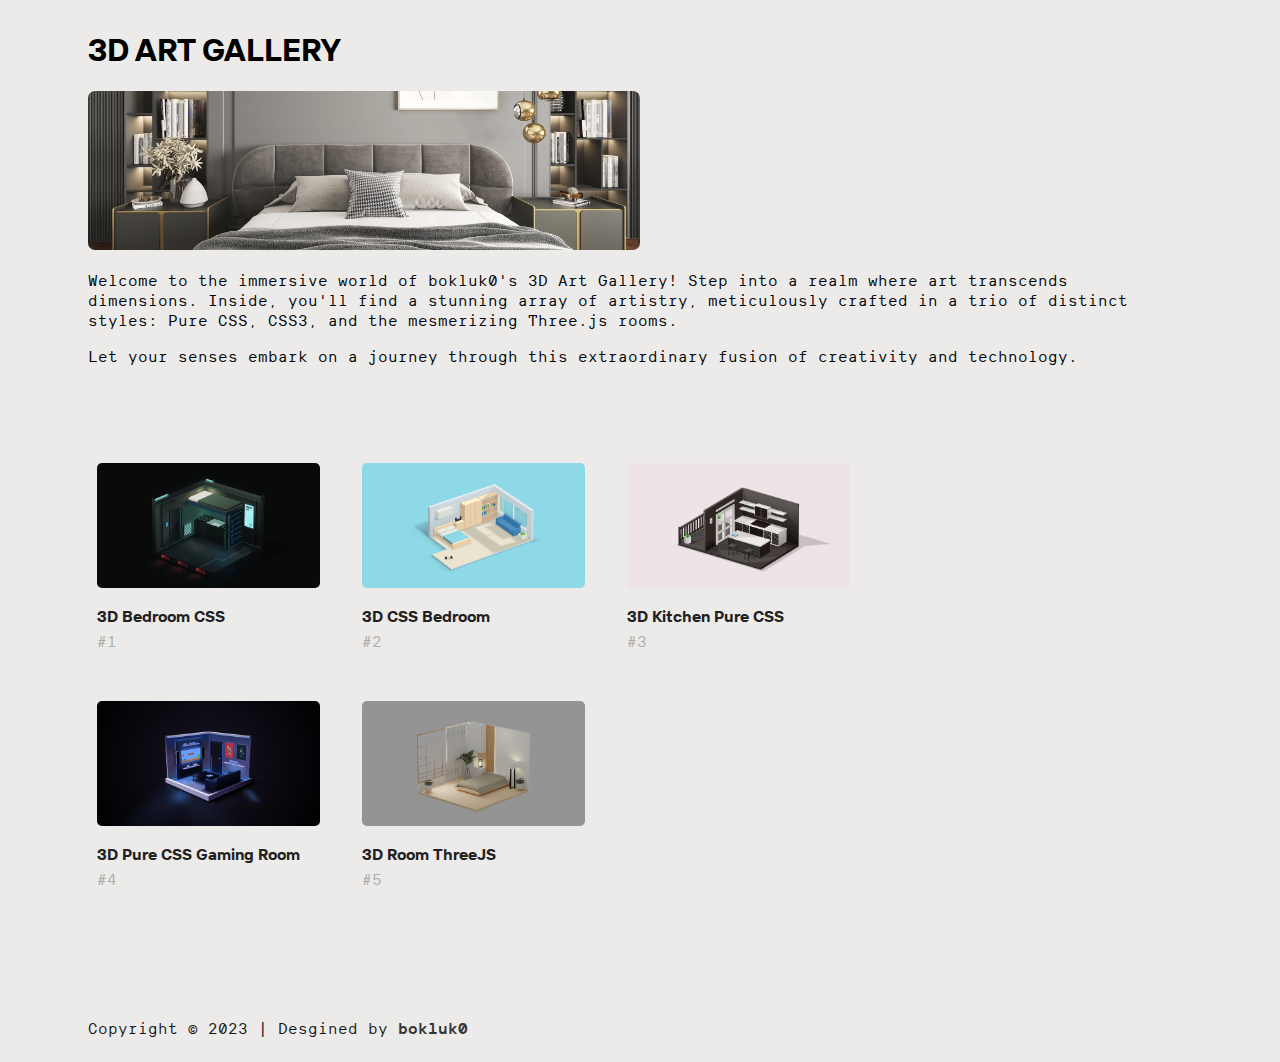
<file: index.html>
<!DOCTYPE html>
<html lang="en">

<head>
    <meta charset="UTF-8">
    <meta name="viewport" content="width=device-width, initial-scale=1.0">
    <title>3d Gallery</title>

    <link rel="stylesheet" href="css/styles.css">
</head>

<body>
    <header>
        <h1>3d Art Gallery</h1>
        <img src="img/banner.jpg" alt="banner" id="#top" width="50%">
        <p>Welcome to the immersive world of bokluk0's 3D Art Gallery! Step into a realm where art transcends<br>
            dimensions. Inside, you'll find a stunning array of artistry, meticulously crafted in a trio of distinct<br>
            styles: Pure CSS, CSS3, and the mesmerizing Three.js rooms.</p>

        <span>Let your senses embark on a journey through this extraordinary fusion of creativity and technology.</span>
    </header>

    <main>
        <a href="gallery/3d-bedroom-css/">
            <div class="collector">
                <img src="img/img1.png" alt="img1">
                <h2>3D Bedroom CSS</h2>
                <p><span>#1</span></p>
            </div>
        </a>

        <a href="gallery/3d-css-bedroom/">
            <div class="collector">
                <img src="img/img2.png" alt="img2">
                <h2>3D CSS Bedroom</h2>
                <p><span>#2</span></p>
            </div>
        </a>

        <a href="gallery/3d-kitchen-pure-css/">
            <div class="collector">
                <img src="img/img3.png" alt="img3">
                <h2>3D Kitchen Pure CSS</h2>
                <p><span>#3</span></p>
            </div>
        </a>
    </main>

    <main style="margin-top: -10em;">
        <a href="gallery/3d-pure-css-room/">
            <div class="collector">
                <img src="img/img4.png" alt="img4">
                <h2>3D Pure CSS Gaming Room</h2>
                <p><span>#4</span></p>
            </div>
        </a>

        <a href="gallery/3d-room-threejs/">
            <div class="collector">
                <img src="img/img5.png" alt="img5">
                <h2>3D Room ThreeJS</h2>
                <p><span>#5</span></p>
            </div>
        </a>
    </main>

    <footer>
        <p>Copyright © 2023 | Desgined by <b><a href="http://bokluk0.1337.cx" target="_blank">bokluk0</a></b></p>
    </footer>
</body>

</html>
</file>
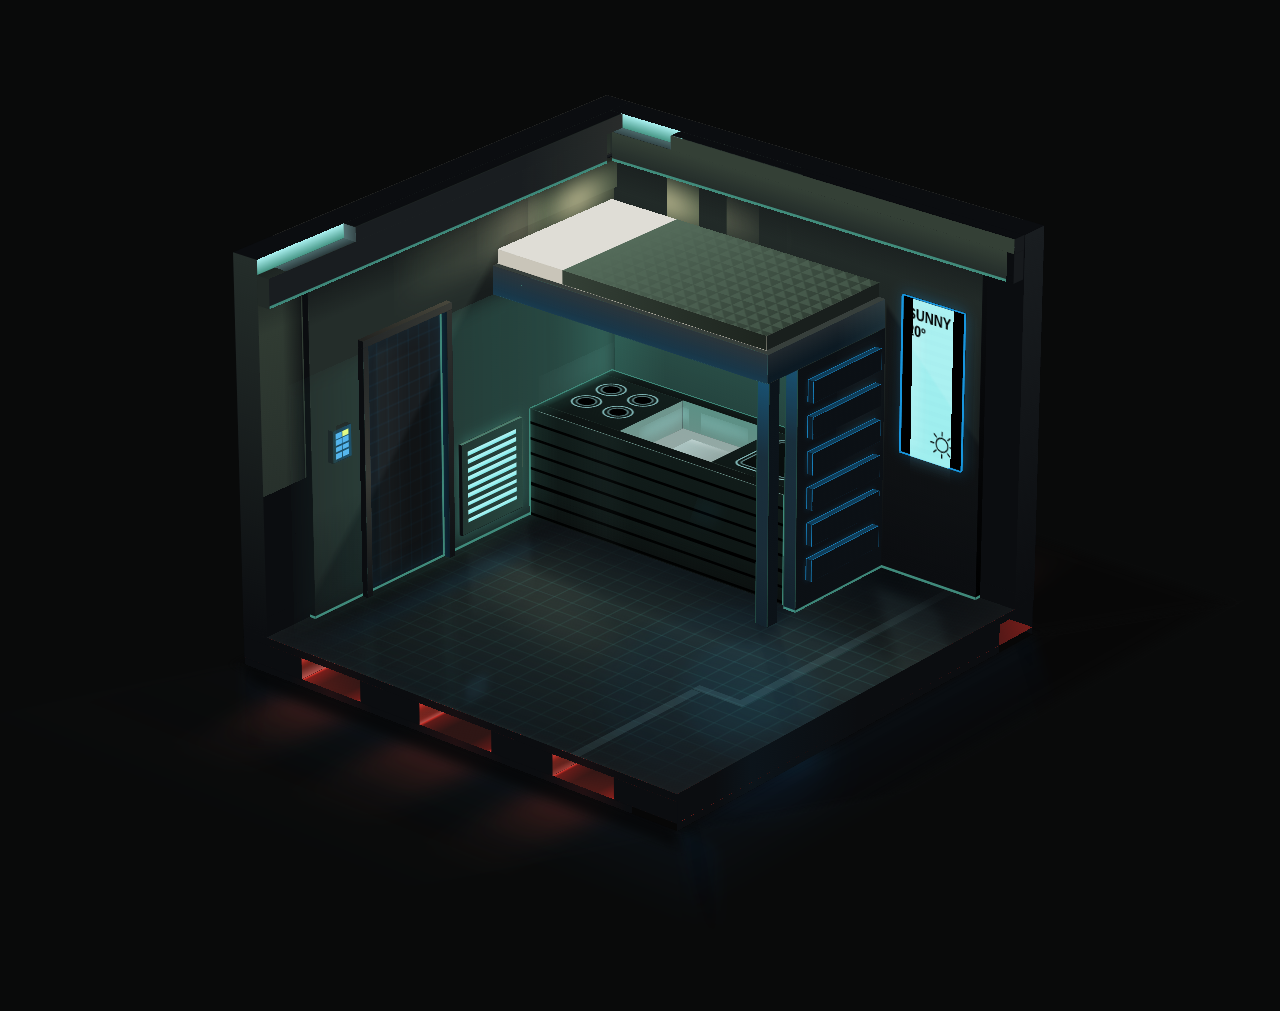
<file: gallery/3d-bedroom-css/index.html>
<!DOCTYPE html>
<html lang="en" >
<head>
  <meta charset="UTF-8">
  <title>3D Bedroom CSS</title>
  <link rel="stylesheet" href="./style.css">

</head>
<body>
<!-- partial:index.partial.html -->
<audio id="a">
  <source src="https://rawcdn.githack.com/ricardoolivaalonso/Codepen/cc4996b50006214d2f3a1e8059bee90a7455d298/Space/audio.mp3" type="audio/mpeg"/>
</audio>
<div class="main" id="h">
  <div class="shadows">
    <div class="reflex reflex-04"></div>
    <div class="shadow shadow-01"></div>
    <div class="shadow shadow-02"></div>
    <div class="reflex reflex-02"></div>
    <div class="reflex reflex-03"></div>
    <div class="light light-04"></div>
    <div class="light light-01"></div>
    <div class="light light-02"></div>
    <div class="light light-03"></div>
    <div class="light light-05"></div>
    <div class="light light-06"></div>
    <div class="light light-07"></div>
    <div class="reflex reflex-01"></div>
  </div>
  <div class="floor-bottom">
    <div class="floor-bottom__front face"> </div>
    <div class="floor-bottom__back face"> </div>
    <div class="floor-bottom__right face"> </div>
    <div class="floor-bottom__left face"> </div>
    <div class="floor-bottom__top face"> </div>
    <div class="floor-bottom__bottom face"> </div>
  </div>
  <div class="floor-a">
    <div class="floor-a__front face"> </div>
    <div class="floor-a__back face"> </div>
    <div class="floor-a__right face"> </div>
    <div class="floor-a__left face"> </div>
  </div>
  <div class="floor-b">
    <div class="floor-b__front face"> </div>
    <div class="floor-b__back face"> </div>
    <div class="floor-b__right face"> </div>
    <div class="floor-b__left face"> </div>
  </div>
  <div class="floor-c">
    <div class="floor-c__front face"> </div>
    <div class="floor-c__back face"> </div>
    <div class="floor-c__right face"> </div>
    <div class="floor-c__left face"> </div>
  </div>
  <div class="floor-d">
    <div class="floor-d__front face"> </div>
    <div class="floor-d__back face"> </div>
    <div class="floor-d__right face"> </div>
    <div class="floor-d__left face"> </div>
  </div>
  <div class="floor-top">
    <div class="floor-top__front face"> </div>
    <div class="floor-top__back face"> </div>
    <div class="floor-top__right face"> </div>
    <div class="floor-top__left face"> </div>
    <div class="floor-top__top face"> 
      <div class="lightft-02 lightft"></div>
      <div class="lightft-03 lightft"></div>
      <div class="lightft-09 lightft"></div>
      <div class="lightft-04 lightft"></div>
      <div class="lightft-05 lightft"></div>
      <div class="lightft-06 lightft"></div>
      <div class="lightft-07 lightft"></div>
      <div class="lightft-08 lightft"></div>
      <div class="lightft-10 lightft"></div>
      <div class="lightft-11 lightft"></div>
      <div class="lightft-12 lightft"></div>
      <div class="lightft-01 lightft"></div>
    </div>
    <div class="floor-top__bottom face"> </div>
  </div>
  <div class="wall-left">
    <div class="wall-left__front face"> </div>
    <div class="wall-left__back face"> </div>
    <div class="wall-left__right face"> </div>
    <div class="wall-left__left face"> </div>
    <div class="wall-left__top face"> </div>
    <div class="wall-left__bottom face"> </div>
  </div>
  <div class="wall-left0">
    <div class="wall-left0__front face"> </div>
    <div class="wall-left0__back face"> </div>
    <div class="wall-left0__right face"> </div>
    <div class="wall-left0__top face"> </div>
    <div class="wall-left0__bottom face"> </div>
  </div>
  <div class="wall-left1">
    <div class="wall-left1__front face"> </div>
    <div class="wall-left1__right face"> </div>
    <div class="wall-left1__top face"> </div>
  </div>
  <div class="wall-left2">
    <div class="wall-left2__front face"> </div>
    <div class="wall-left2__back face"> </div>
    <div class="wall-left2__right face"> 
      <div class="door"></div>
      <div class="lightl2l-01 lightl2l"></div>
      <div class="lightl2l-02 lightl2l"></div>
      <div class="lightl2l-03 lightl2l"></div>
      <div class="lightl2l-04 lightl2l"></div>
    </div>
    <div class="wall-left2__top face"> </div>
    <div class="wall-left2__bottom face"> </div>
  </div>
  <div class="wall-back">
    <div class="wall-back__front face"> </div>
    <div class="wall-back__back face"> </div>
    <div class="wall-back__right face"> </div>
    <div class="wall-back__left face"> </div>
    <div class="wall-back__top face"> </div>
    <div class="wall-back__bottom face"> </div>
  </div>
  <div class="wall-back0">
    <div class="wall-back0__front face"> </div>
    <div class="wall-back0__right face"> </div>
    <div class="wall-back0__left face"> </div>
    <div class="wall-back0__top face"> </div>
    <div class="wall-back0__bottom face"> </div>
  </div>
  <div class="wall-back1">
    <div class="wall-back1__front face"> </div>
    <div class="wall-back1__right face"> </div>
    <div class="wall-back1__left face"> </div>
    <div class="wall-back1__top face"> </div>
  </div>
  <div class="wall-back2">
    <div class="wall-back2__front face"> 
      <div class="lightb2b-01 lightb2b"></div>
      <div class="lightb2b-02 lightb2b"></div>
    </div>
    <div class="wall-back2__right face"> </div>
    <div class="wall-back2__left face"> </div>
    <div class="wall-back2__top face"> </div>
  </div>
  <div class="door-left">
    <div class="door-left__front face"> </div>
    <div class="door-left__back face"> </div>
    <div class="door-left__right face"> </div>
    <div class="door-left__top face"> </div>
  </div>
  <div class="door-right">
    <div class="door-right__front face"> </div>
    <div class="door-right__back face"> </div>
    <div class="door-right__right face"> </div>
    <div class="door-right__top face"> </div>
  </div>
  <div class="door-top">
    <div class="door-top__front face"> </div>
    <div class="door-top__back face"> </div>
    <div class="door-top__right face"> </div>
    <div class="door-top__top face"> </div>
    <div class="door-top__bottom face"> </div>
  </div>
  <div class="control">
    <div class="control__front face"> </div>
    <div class="control__back face"> </div>
    <div class="control__right face"> 
      <div class="screen">
        <div class="screen__button"></div>
        <div class="screen__button"></div>
        <div class="screen__button"></div>
        <div class="screen__button"></div>
      </div>
      <div class="screen">
        <div class="screen__button screen__button--yellow"></div>
        <div class="screen__button"></div>
        <div class="screen__button"></div>
        <div class="screen__button"></div>
      </div>
    </div>
    <div class="control__top face"> </div>
    <div class="control__bottom face"> </div>
  </div>
  <div class="bed">
    <div class="bed__front face"> </div>
    <div class="bed__back face"> </div>
    <div class="bed__right face"> </div>
    <div class="bed__left face"> </div>
    <div class="bed__top face"> </div>
    <div class="bed__bottom face"> </div>
  </div>
  <div class="mattress">
    <div class="mattress__front face"> </div>
    <div class="mattress__back face"> </div>
    <div class="mattress__right face"> </div>
    <div class="mattress__left face"> </div>
    <div class="mattress__top face"> </div>
    <div class="mattress__bottom face"> </div>
  </div>
  <div class="stairs">
    <div class="stairs__front face"> </div>
    <div class="stairs__back face"> </div>
    <div class="stairs__right face"> </div>
    <div class="stairs__left face"> </div>
    <div class="stairs__top face"> </div>
    <div class="stairs__bottom face"> </div>
  </div>
  <div class="column">
    <div class="column__front face"> </div>
    <div class="column__back face"> </div>
    <div class="column__right face"> </div>
    <div class="column__left face"> </div>
    <div class="column__top face"> </div>
    <div class="column__bottom face"> </div>
  </div>
  <div class="steps">
    <div class="step">
      <div class="step__front face"> </div>
      <div class="step__back face"> </div>
      <div class="step__right face"> </div>
      <div class="step__left face"> </div>
      <div class="step__top face"> </div>
      <div class="step__bottom face"></div>
    </div>
    <div class="step">
      <div class="step__front face"> </div>
      <div class="step__back face"> </div>
      <div class="step__right face"> </div>
      <div class="step__left face"> </div>
      <div class="step__top face"> </div>
      <div class="step__bottom face"></div>
    </div>
    <div class="step">
      <div class="step__front face"> </div>
      <div class="step__back face"> </div>
      <div class="step__right face"> </div>
      <div class="step__left face"> </div>
      <div class="step__top face"> </div>
      <div class="step__bottom face"></div>
    </div>
    <div class="step">
      <div class="step__front face"> </div>
      <div class="step__back face"> </div>
      <div class="step__right face"> </div>
      <div class="step__left face"> </div>
      <div class="step__top face"> </div>
      <div class="step__bottom face"></div>
    </div>
    <div class="step">
      <div class="step__front face"> </div>
      <div class="step__back face"> </div>
      <div class="step__right face"> </div>
      <div class="step__left face"> </div>
      <div class="step__top face"> </div>
      <div class="step__bottom face"></div>
    </div>
    <div class="step">
      <div class="step__front face"> </div>
      <div class="step__back face"> </div>
      <div class="step__right face"> </div>
      <div class="step__left face"> </div>
      <div class="step__top face"> </div>
      <div class="step__bottom face"></div>
    </div>
  </div>
  <div class="kitchen-bottom">
    <div class="kitchen-bottom__front face"> </div>
    <div class="kitchen-bottom__back face"> </div>
    <div class="kitchen-bottom__right face"> </div>
    <div class="kitchen-bottom__left face"> </div>
    <div class="kitchen-bottom__top face"> </div>
    <div class="kitchen-bottom__bottom face"> </div>
  </div>
  <div class="kitchen-top">
    <div class="kitchen-top__front face"> </div>
    <div class="kitchen-top__back face"> </div>
    <div class="kitchen-top__right face"> </div>
    <div class="kitchen-top__left face"> </div>
    <div class="kitchen-top__top face"> </div>
    <div class="kitchen-top__bottom face"> </div>
  </div>
  <div class="kitchen-left">
    <div class="kitchen-left__front face"> </div>
    <div class="kitchen-left__back face"> </div>
    <div class="kitchen-left__right face"> </div>
    <div class="kitchen-left__left face"> </div>
    <div class="kitchen-left__top face"> 
      <div class="circle-k"></div>
      <div class="circle-k"></div>
      <div class="circle-k"></div>
      <div class="circle-k"></div>
    </div>
    <div class="kitchen-left__bottom face"> </div>
  </div>
  <div class="kitchen-right">
    <div class="kitchen-right__front face"> </div>
    <div class="kitchen-right__back face"> </div>
    <div class="kitchen-right__right face"> </div>
    <div class="kitchen-right__left face"> </div>
    <div class="kitchen-right__top face"> 
      <div class="circle-k"></div>
    </div>
    <div class="kitchen-right__bottom face"> </div>
  </div>
  <div class="kitchen-center">
    <div class="kitchen-center__front face"> </div>
    <div class="kitchen-center__back face"> </div>
    <div class="kitchen-center__right face"> </div>
    <div class="kitchen-center__left face"> </div>
    <div class="kitchen-center__top face"> </div>
    <div class="kitchen-center__bottom face"> </div>
  </div>
  <div class="block-a" id="block">
    <div class="block-a__front face"> 
      <div class="s1"><span>sunny 20º</span>
        <svg class="svg-icon" viewBox="0 0 20 20">
          <path fill="black" d="M5.114,5.726c0.169,0.168,0.442,0.168,0.611,0c0.168-0.169,0.168-0.442,0-0.61L3.893,3.282c-0.168-0.168-0.442-0.168-0.61,0c-0.169,0.169-0.169,0.442,0,0.611L5.114,5.726z M3.955,10c0-0.239-0.193-0.432-0.432-0.432H0.932C0.693,9.568,0.5,9.761,0.5,10s0.193,0.432,0.432,0.432h2.591C3.761,10.432,3.955,10.239,3.955,10 M10,3.955c0.238,0,0.432-0.193,0.432-0.432v-2.59C10.432,0.693,10.238,0.5,10,0.5S9.568,0.693,9.568,0.932v2.59C9.568,3.762,9.762,3.955,10,3.955 M14.886,5.726l1.832-1.833c0.169-0.168,0.169-0.442,0-0.611c-0.169-0.168-0.442-0.168-0.61,0l-1.833,1.833c-0.169,0.168-0.169,0.441,0,0.61C14.443,5.894,14.717,5.894,14.886,5.726 M5.114,14.274l-1.832,1.833c-0.169,0.168-0.169,0.441,0,0.61c0.168,0.169,0.442,0.169,0.61,0l1.833-1.832c0.168-0.169,0.168-0.442,0-0.611C5.557,14.106,5.283,14.106,5.114,14.274 M19.068,9.568h-2.591c-0.238,0-0.433,0.193-0.433,0.432s0.194,0.432,0.433,0.432h2.591c0.238,0,0.432-0.193,0.432-0.432S19.307,9.568,19.068,9.568 M14.886,14.274c-0.169-0.168-0.442-0.168-0.611,0c-0.169,0.169-0.169,0.442,0,0.611l1.833,1.832c0.168,0.169,0.441,0.169,0.61,0s0.169-0.442,0-0.61L14.886,14.274z M10,4.818c-2.861,0-5.182,2.32-5.182,5.182c0,2.862,2.321,5.182,5.182,5.182s5.182-2.319,5.182-5.182C15.182,7.139,12.861,4.818,10,4.818M10,14.318c-2.385,0-4.318-1.934-4.318-4.318c0-2.385,1.933-4.318,4.318-4.318c2.386,0,4.318,1.933,4.318,4.318C14.318,12.385,12.386,14.318,10,14.318 M10,16.045c-0.238,0-0.432,0.193-0.432,0.433v2.591c0,0.238,0.194,0.432,0.432,0.432s0.432-0.193,0.432-0.432v-2.591C10.432,16.238,10.238,16.045,10,16.045"></path>
        </svg>
      </div>
      <div class="s2 is-screen-hidden"> <span>So you are a gossip too</span><small>◠‿◠</small></div>
    </div>
    <div class="block-a__back face"> </div>
    <div class="block-a__right face"> </div>
    <div class="block-a__left face"> </div>
    <div class="block-a__top face"> </div>
    <div class="block-a__bottom face"> </div>
  </div>
  <div class="block-b">
    <div class="block-b__front face"> </div>
    <div class="block-b__back face"> </div>
    <div class="block-b__right face"> </div>
    <div class="block-b__left face"> </div>
    <div class="block-b__top face"> </div>
    <div class="block-b__bottom face"></div>
  </div>
</div>
<!-- partial -->
  <script  src="./script.js"></script>

</body>
</html>
</file>
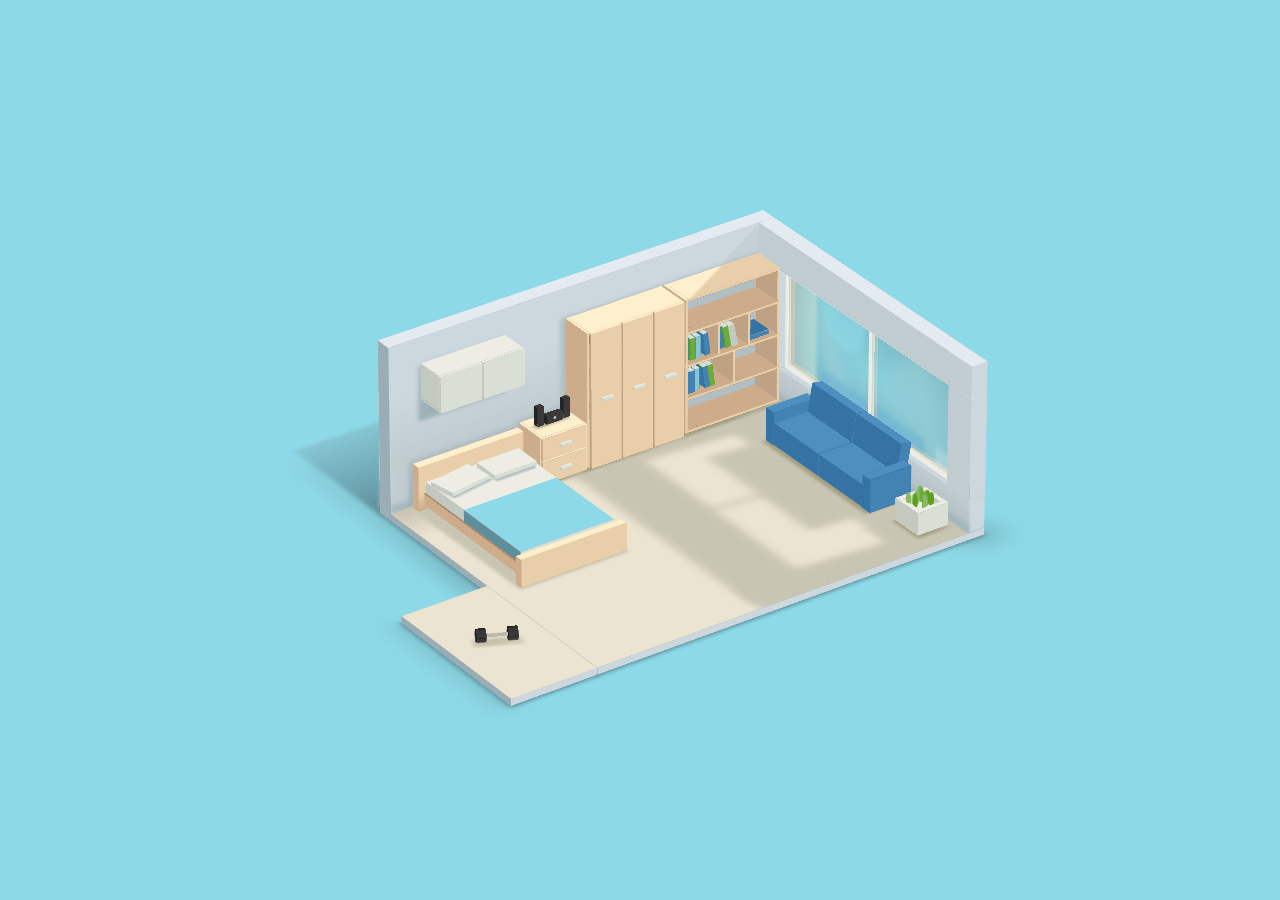
<file: gallery/3d-css-bedroom/index.html>
<!DOCTYPE html>
<html lang="en" >
<head>
  <meta charset="UTF-8">
  <title>3D CSS Bedroom</title>
  <link rel="stylesheet" href="./style.css">

</head>
<body>
<!-- partial:index.partial.html -->
<audio id="audio">
  <source src="https://raw.githubusercontent.com/ricardoolivaalonso/recursos/master/radio/radio.mp3" type="audio/mpeg"/>
</audio>
<audio id="audio2">
  <source src="https://raw.githubusercontent.com/ricardoolivaalonso/Codepen/master/Bedroom/sounds/librero.mp3" type="audio/mpeg"/>
</audio>
<audio id="audio3">
  <source src="https://raw.githubusercontent.com/ricardoolivaalonso/Codepen/master/Bedroom/sounds/repisa.mp3" type="audio/mpeg"/>
</audio>
<audio id="audio4">
  <source src="https://raw.githubusercontent.com/ricardoolivaalonso/Codepen/master/Bedroom/sounds/buro.mp3" type="audio/mpeg"/>
</audio>
<div class="shadows rb">
  <div class="shadow6"> </div>
  <div class="shadow5"> </div>
  <div class="shadow4"></div>
  <div class="shadow1"></div>
  <div class="shadow2"></div>
  <div class="shadow3"></div>
</div>
<div class="room rb">
  <div class="at">
    <div class="at__front face"> </div>
    <div class="at__back face"> </div>
    <div class="at__right face"> </div>
    <div class="at__left face"> </div>
    <div class="at__top face"> 
      <div class="os os1"></div>
      <div class="os os2"></div>
      <div class="ws1 ws"></div>
      <div class="ws2 ws"></div>
      <div class="ws3 ws"></div>
      <div class="ws4 ws"></div>
      <div class="ws5 ws"></div>
      <div class="ws6 ws"></div>
      <div class="ws7 ws"></div>
    </div>
    <div class="at__bottom face"> </div>
  </div>
  <div class="ab">
    <div class="ab__front face"> </div>
    <div class="ab__back face"> </div>
    <div class="ab__right face"> </div>
    <div class="ab__left face"> </div>
    <div class="ab__top face"> </div>
    <div class="ab__bottom face"> </div>
  </div>
  <div class="bb">
    <div class="bb__front face"> 
      <div class="os os1"></div>
      <div class="os os2"></div>
    </div>
    <div class="bb__back face"> </div>
    <div class="bb__right face"> </div>
    <div class="bb__left face"> </div>
    <div class="bb__top face"> </div>
    <div class="bb__bottom face"> </div>
  </div>
  <div class="bt">
    <div class="bt__front face"> </div>
    <div class="bt__back face"> </div>
    <div class="bt__right face"> </div>
    <div class="bt__left face"> </div>
    <div class="bt__top face"> </div>
    <div class="bt__bottom face"> </div>
  </div>
  <div class="bbl">
    <div class="bbl__front face"> </div>
    <div class="bbl__back face"> </div>
    <div class="bbl__right face"> </div>
    <div class="bbl__left face"> </div>
    <div class="bbl__top face"> </div>
    <div class="bbl__bottom face"> </div>
  </div>
  <div class="bbr">
    <div class="bbr__front face"> </div>
    <div class="bbr__back face"> </div>
    <div class="bbr__right face"> </div>
    <div class="bbr__left face"> </div>
    <div class="bbr__top face"> </div>
    <div class="bbr__bottom face"> </div>
  </div>
  <div class="bl">
    <div class="bl__front face"> </div>
    <div class="bl__back face"> </div>
    <div class="bl__right face"> 
      <div class="os0"></div>
      <div class="os os1"></div>
      <div class="os os2"></div>
      <div class="os os3"></div>
      <div class="os os4"></div>
      <div class="os os5"></div>
      <div class="os os6"></div>
    </div>
    <div class="bl__left face"> 
      <div class="os os1"></div>
    </div>
    <div class="bl__top face"> </div>
    <div class="bl__bottom face"> </div>
  </div>
  <div class="ventana">
    <div class="ventana__back face"> 
      <div class="lg lg1"></div>
      <div class="lg lg2"></div>
      <div class="vs vs1"></div>
      <div class="vs vs2"></div>
      <div class="vs vs3"></div>
      <div class="vs vs4"></div>
    </div>
    <div class="ventana-l">
      <div class="ventana-l__front face"> </div>
      <div class="ventana-l__back face"> </div>
      <div class="ventana-l__right face"> </div>
      <div class="ventana-l__left face"> </div>
      <div class="ventana-l__top face"> </div>
      <div class="ventana-l__bottom face"> </div>
    </div>
    <div class="ventana-c">
      <div class="ventana-c__front face"> </div>
      <div class="ventana-c__back face"> </div>
      <div class="ventana-c__right face"> </div>
      <div class="ventana-c__left face"> </div>
      <div class="ventana-c__top face"> </div>
      <div class="ventana-c__bottom face"> </div>
    </div>
    <div class="ventana-r">
      <div class="ventana-r__front face"> </div>
      <div class="ventana-r__back face"> </div>
      <div class="ventana-r__right face"> </div>
      <div class="ventana-r__left face"> </div>
      <div class="ventana-r__top face"> </div>
      <div class="ventana-r__bottom face"> </div>
    </div>
    <div class="ventana-t">
      <div class="ventana-t__front face"> </div>
      <div class="ventana-t__back face"> </div>
      <div class="ventana-t__right face"> </div>
      <div class="ventana-t__left face"> </div>
      <div class="ventana-t__top face"> </div>
      <div class="ventana-t__bottom face"> </div>
    </div>
    <div class="ventana-b">
      <div class="ventana-b__front face"> </div>
      <div class="ventana-b__back face"> </div>
      <div class="ventana-b__right face"> </div>
      <div class="ventana-b__left face"> </div>
      <div class="ventana-b__top face"> </div>
      <div class="ventana-b__bottom face"> </div>
    </div>
  </div>
  <div class="cama">
    <div class="fs"></div>
    <div class="cama-al">
      <div class="cama-al__front face"> </div>
      <div class="cama-al__back face"> </div>
      <div class="cama-al__right face"> </div>
      <div class="cama-al__left face"> </div>
      <div class="cama-al__top face"> </div>
      <div class="cama-al__bottom face"> </div>
    </div>
    <div class="cama-ac">
      <div class="cama-ac__front face"> </div>
      <div class="cama-ac__back face"> </div>
      <div class="cama-ac__right face"> </div>
      <div class="cama-ac__left face"> </div>
      <div class="cama-ac__top face"> </div>
      <div class="cama-ac__bottom face"> </div>
    </div>
    <div class="cama-ar">
      <div class="cama-ar__front face"> </div>
      <div class="cama-ar__back face"> </div>
      <div class="cama-ar__right face"> </div>
      <div class="cama-ar__left face"> </div>
      <div class="cama-ar__top face"> </div>
      <div class="cama-ar__bottom face"> </div>
    </div>
    <div class="cama-bc">
      <div class="cama-bc__front face"> </div>
      <div class="cama-bc__back face"> </div>
      <div class="cama-bc__right face"> </div>
      <div class="cama-bc__left face"> </div>
      <div class="cama-bc__top face"> </div>
      <div class="cama-bc__bottom face"> </div>
    </div>
    <div class="cama-almos">
      <div class="cama-almo">
        <div class="cama-almo__sh face"> </div>
        <div class="cama-almo__front face"> </div>
        <div class="cama-almo__back face"> </div>
        <div class="cama-almo__right face"> </div>
        <div class="cama-almo__left face"> </div>
        <div class="cama-almo__top face"> </div>
        <div class="cama-almo__bottom face"> </div>
      </div>
      <div class="cama-almo">
        <div class="cama-almo__sh face"> </div>
        <div class="cama-almo__front face"> </div>
        <div class="cama-almo__back face"> </div>
        <div class="cama-almo__right face"> </div>
        <div class="cama-almo__left face"> </div>
        <div class="cama-almo__top face"> </div>
        <div class="cama-almo__bottom face"> </div>
      </div>
    </div>
  </div>
  <div class="repisa">
    <div class="repisa-base"></div>
    <div class="repisa-t">
      <div class="repisa-t__front face"> </div>
      <div class="repisa-t__back face"> </div>
      <div class="repisa-t__right face"> </div>
      <div class="repisa-t__left face"> </div>
      <div class="repisa-t__top face"> </div>
      <div class="repisa-t__bottom face"> </div>
    </div>
    <div class="repisa-b">
      <div class="repisa-b__front face"> </div>
      <div class="repisa-b__back face"> </div>
      <div class="repisa-b__right face"> </div>
      <div class="repisa-b__left face"> </div>
      <div class="repisa-b__top face"> </div>
      <div class="repisa-b__bottom face"> </div>
    </div>
    <div class="repisa-l">
      <div class="repisa-l__front face"> </div>
      <div class="repisa-l__back face"> </div>
      <div class="repisa-l__right face"> </div>
      <div class="repisa-l__left face"> </div>
      <div class="repisa-l__top face"> </div>
      <div class="repisa-l__bottom face"> </div>
    </div>
    <div class="repisa-r">
      <div class="repisa-r__front face"> </div>
      <div class="repisa-r__back face"> </div>
      <div class="repisa-r__right face"> </div>
      <div class="repisa-r__left face"> </div>
      <div class="repisa-r__top face"> </div>
      <div class="repisa-r__bottom face"> </div>
    </div>
    <div class="repisa-c">
      <div class="repisa-c__front face"> </div>
      <div class="repisa-c__back face"> </div>
      <div class="repisa-c__right face"> </div>
      <div class="repisa-c__left face"> </div>
      <div class="repisa-c__top face"> </div>
      <div class="repisa-c__bottom face"> </div>
    </div>
    <div class="repisa-puertas" id="repisa">
      <div class="repisa-puerta repisa-p">
        <div class="repisa-puerta__front face"> </div>
        <div class="repisa-puerta__back face"> </div>
        <div class="repisa-puerta__right face"> </div>
        <div class="repisa-puerta__left face"> </div>
        <div class="repisa-puerta__top face"> </div>
        <div class="repisa-puerta__bottom face"> </div>
      </div>
      <div class="repisa-puerta">
        <div class="repisa-puerta__front face"> </div>
        <div class="repisa-puerta__back face"> </div>
        <div class="repisa-puerta__right face"> </div>
        <div class="repisa-puerta__left face"> </div>
        <div class="repisa-puerta__top face"> </div>
        <div class="repisa-puerta__bottom face"> </div>
      </div>
    </div>
  </div>
  <div class="buro" id="buro">
    <div class="fs"></div>
    <div class="buro-t">
      <div class="buro-t__front face"> </div>
      <div class="buro-t__back face"> </div>
      <div class="buro-t__right face"> </div>
      <div class="buro-t__left face"> </div>
      <div class="buro-t__top face"> </div>
      <div class="buro-t__bottom face"> </div>
    </div>
    <div class="buro-b">
      <div class="buro-b__front face"> </div>
      <div class="buro-b__back face"> </div>
      <div class="buro-b__right face"> </div>
      <div class="buro-b__left face"> </div>
      <div class="buro-b__top face"> </div>
      <div class="buro-b__bottom face"> </div>
    </div>
    <div class="buro-c">
      <div class="buro-c__front face"> </div>
      <div class="buro-c__back face"> </div>
      <div class="buro-c__right face"> </div>
      <div class="buro-c__left face"> </div>
      <div class="buro-c__top face"> </div>
      <div class="buro-c__bottom face"> </div>
    </div>
    <div class="buro-l">
      <div class="buro-l__front face"> </div>
      <div class="buro-l__back face"> </div>
      <div class="buro-l__right face"> </div>
      <div class="buro-l__left face"> </div>
      <div class="buro-l__top face"> </div>
      <div class="buro-l__bottom face"> </div>
    </div>
    <div class="buro-r">
      <div class="buro-r__front face"> </div>
      <div class="buro-r__back face"> </div>
      <div class="buro-r__right face"> </div>
      <div class="buro-r__left face"> </div>
      <div class="buro-r__top face"> </div>
      <div class="buro-r__bottom face">      </div>
    </div>
    <div class="buro-puertas">
      <div class="buro-puerta">
        <div class="buro-puerta__front face"> </div>
        <div class="buro-puerta__back face"> </div>
        <div class="buro-puerta__right face flex"> 
          <div class="manija">
            <div class="manija__front face"> </div>
            <div class="manija__back face"> </div>
            <div class="manija__right face"> </div>
            <div class="manija__left face"> </div>
            <div class="manija__top face"> </div>
            <div class="manija__bottom face"></div>
          </div>
        </div>
        <div class="buro-puerta__left face"> </div>
        <div class="buro-puerta__top face"> </div>
        <div class="buro-puerta__bottom face"> </div>
      </div>
      <div class="buro-puerta">
        <div class="buro-puerta__front face"> </div>
        <div class="buro-puerta__back face"> </div>
        <div class="buro-puerta__right face flex">
          <div class="manija">
            <div class="manija__front face"> </div>
            <div class="manija__back face"> </div>
            <div class="manija__right face"> </div>
            <div class="manija__left face"> </div>
            <div class="manija__top face"> </div>
            <div class="manija__bottom face"></div>
          </div>
        </div>
        <div class="buro-puerta__left face"> </div>
        <div class="buro-puerta__top face"> </div>
        <div class="buro-puerta__bottom face"> </div>
      </div>
    </div>
  </div>
  <div class="bocina" id="bocina">
    <div class="fs"></div>
    <div class="bocina-l bocina-a">
      <div class="bocina-l__front face"> </div>
      <div class="bocina-l__back face"> </div>
      <div class="bocina-l__right face"> </div>
      <div class="bocina-l__left face"> </div>
      <div class="bocina-l__top face"> </div>
      <div class="oocina-l__bottom face"> </div>
    </div>
    <div class="bocina-stereo">
      <div class="bocina-stereo__front face"> </div>
      <div class="bocina-stereo__back face"> </div>
      <div class="bocina-stereo__right face"> </div>
      <div class="bocina-stereo__left face"> </div>
      <div class="bocina-stereo__top face"> </div>
      <div class="bocina-stereo__bottom face"> </div>
    </div>
    <div class="bocina-r bocina-a">
      <div class="bocina-r__front face"> </div>
      <div class="bocina-r__back face"> </div>
      <div class="bocina-r__right face"> </div>
      <div class="bocina-r__left face"> </div>
      <div class="bocina-r__top face"> </div>
      <div class="oocina-r__bottom face"> </div>
    </div>
  </div>
  <div class="libros">
    <div class="libro libro--azul">
      <div class="libro__front face"> </div>
      <div class="libro__back face"> </div>
      <div class="libro__right face"> </div>
      <div class="libro__left face"> </div>
      <div class="libro__top face"> </div>
      <div class="libro__bottom face"> </div>
    </div>
    <div class="libro libro--verde">
      <div class="libro__front face"> </div>
      <div class="libro__back face"> </div>
      <div class="libro__right face"> </div>
      <div class="libro__left face"> </div>
      <div class="libro__top face"> </div>
      <div class="libro__bottom face"> </div>
    </div>
    <div class="libro libro--amarillo">
      <div class="libro__front face"> </div>
      <div class="libro__back face"> </div>
      <div class="libro__right face"> </div>
      <div class="libro__left face"> </div>
      <div class="libro__top face"> </div>
      <div class="libro__bottom face"> </div>
    </div>
    <div class="libro libro--azul">
      <div class="libro__front face"> </div>
      <div class="libro__back face"> </div>
      <div class="libro__right face"> </div>
      <div class="libro__left face"> </div>
      <div class="libro__top face"> </div>
      <div class="libro__bottom face"> </div>
    </div>
    <div class="libro libro--azul">
      <div class="libro__front face"> </div>
      <div class="libro__back face"> </div>
      <div class="libro__right face"> </div>
      <div class="libro__left face"> </div>
      <div class="libro__top face"> </div>
      <div class="libro__bottom face"> </div>
    </div>
    <div class="libro libro--verde">
      <div class="libro__front face"> </div>
      <div class="libro__back face"> </div>
      <div class="libro__right face"> </div>
      <div class="libro__left face"> </div>
      <div class="libro__top face"> </div>
      <div class="libro__bottom face"> </div>
    </div>
    <div class="libro libro--blanco">
      <div class="libro__front face"> </div>
      <div class="libro__back face"> </div>
      <div class="libro__right face"> </div>
      <div class="libro__left face"> </div>
      <div class="libro__top face"> </div>
      <div class="libro__bottom face"> </div>
    </div>
    <div class="libro libro--azul">
      <div class="libro__front face"> </div>
      <div class="libro__back face"> </div>
      <div class="libro__right face"> </div>
      <div class="libro__left face"> </div>
      <div class="libro__top face"> </div>
      <div class="libro__bottom face"> </div>
    </div>
    <div class="libro libro--azul">
      <div class="libro__front face"> </div>
      <div class="libro__back face"> </div>
      <div class="libro__right face"> </div>
      <div class="libro__left face"> </div>
      <div class="libro__top face"> </div>
      <div class="libro__bottom face"> </div>
    </div>
    <div class="libro libro--azul">
      <div class="libro__front face"> </div>
      <div class="libro__back face"> </div>
      <div class="libro__right face"> </div>
      <div class="libro__left face"> </div>
      <div class="libro__top face"> </div>
      <div class="libro__bottom face"> </div>
    </div>
    <div class="libro libro--amarillo">
      <div class="libro__front face"> </div>
      <div class="libro__back face"> </div>
      <div class="libro__right face"> </div>
      <div class="libro__left face"> </div>
      <div class="libro__top face"> </div>
      <div class="libro__bottom face"> </div>
    </div>
    <div class="libro libro--azul">
      <div class="libro__front face"> </div>
      <div class="libro__back face"> </div>
      <div class="libro__right face"> </div>
      <div class="libro__left face"> </div>
      <div class="libro__top face"> </div>
      <div class="libro__bottom face"> </div>
    </div>
    <div class="libro libro--verde">
      <div class="libro__front face"> </div>
      <div class="libro__back face"> </div>
      <div class="libro__right face"> </div>
      <div class="libro__left face"> </div>
      <div class="libro__top face"> </div>
      <div class="libro__bottom face"> </div>
    </div>
  </div>
  <div class="sillon">
    <div class="fs"></div>
    <div class="sillon-l">
      <div class="sillon-l__front face"> </div>
      <div class="sillon-l__back face"> </div>
      <div class="sillon-l__right face"> </div>
      <div class="sillon-l__left face"> </div>
      <div class="sillon-l__top face"> </div>
      <div class="sillon-l__bottom face"> </div>
    </div>
    <div class="sillon-r">
      <div class="sillon-r__front face"> </div>
      <div class="sillon-r__back face"> </div>
      <div class="sillon-r__right face"> </div>
      <div class="sillon-r__left face"> </div>
      <div class="sillon-r__top face"> </div>
      <div class="sillon-r__bottom face"> </div>
    </div>
    <div class="sillon-c">
      <div class="sillon-c__front face"> </div>
      <div class="sillon-c__back face"> </div>
      <div class="sillon-c__right face"> </div>
      <div class="sillon-c__left face"> </div>
      <div class="sillon-c__top face"> </div>
      <div class="sillon-c__bottom face"> </div>
    </div>
    <div class="sillon-c2">
      <div class="sillon-c2__front face"> </div>
      <div class="sillon-c2__back face"> </div>
      <div class="sillon-c2__right face"> </div>
      <div class="sillon-c2__left face"> </div>
      <div class="sillon-c2__top face"> </div>
      <div class="sillon-c2__bottom face"> </div>
    </div>
    <div class="sillon-b">
      <div class="sillon-b__front face"> </div>
      <div class="sillon-b__back face"> </div>
      <div class="sillon-b__right face"> </div>
      <div class="sillon-b__left face"> </div>
      <div class="sillon-b__top face"> </div>
      <div class="sillon-b__bottom face"> </div>
    </div>
    <div class="sillon-b2">
      <div class="sillon-b2__front face"> </div>
      <div class="sillon-b2__back face"> </div>
      <div class="sillon-b2__right face"> </div>
      <div class="sillon-b2__left face"> </div>
      <div class="sillon-b2__top face"> </div>
      <div class="sillon-b2__bottom face"> </div>
    </div>
  </div>
  <div class="libreros">
    <div class="librero">
      <div class="fs"></div>
      <div class="librero-t">
        <div class="librero-t__front face"> </div>
        <div class="librero-t__back face"> </div>
        <div class="librero-t__right face"> </div>
        <div class="librero-t__left face"> </div>
        <div class="librero-t__top face"> </div>
        <div class="librero-t__bottom face"> </div>
      </div>
      <div class="librero-b">
        <div class="librero-b__front face"> </div>
        <div class="librero-b__back face"> </div>
        <div class="librero-b__right face"> </div>
        <div class="librero-b__left face"> </div>
        <div class="librero-b__top face"> </div>
        <div class="librero-b__bottom face"> </div>
      </div>
      <div class="librero-m1">
        <div class="librero-m1__front face"> </div>
        <div class="librero-m1__back face"> </div>
        <div class="librero-m1__right face"> </div>
        <div class="librero-m1__left face"> </div>
        <div class="librero-m1__top face"> </div>
        <div class="librero-m1__bottom face"> </div>
      </div>
      <div class="librero-m2">
        <div class="librero-m2__front face"> </div>
        <div class="librero-m2__back face"> </div>
        <div class="librero-m2__right face"> </div>
        <div class="librero-m2__left face"> </div>
        <div class="librero-m2__top face"> </div>
        <div class="librero-m2__bottom face"> </div>
      </div>
      <div class="librero-m3">
        <div class="librero-m3__front face"> </div>
        <div class="librero-m3__back face"> </div>
        <div class="librero-m3__right face"> </div>
        <div class="librero-m3__left face"> </div>
        <div class="librero-m3__top face"> </div>
        <div class="librero-m3__bottom face"> </div>
      </div>
      <div class="librero-l">
        <div class="librero-l__front face"> </div>
        <div class="librero-l__back face"> </div>
        <div class="librero-l__right face"> </div>
        <div class="librero-l__left face"> </div>
        <div class="librero-l__top face"> </div>
        <div class="librero-l__bottom face"> </div>
      </div>
      <div class="librero-l1">
        <div class="librero-l1__front face"> </div>
        <div class="librero-l1__back face"> </div>
        <div class="librero-l1__right face"> </div>
        <div class="librero-l1__left face"> </div>
        <div class="librero-l1__top face"> </div>
        <div class="librero-l1__bottom face"> </div>
      </div>
      <div class="librero-l2">
        <div class="librero-l2__front face"> </div>
        <div class="librero-l2__back face"> </div>
        <div class="librero-l2__right face"> </div>
        <div class="librero-l2__left face"> </div>
        <div class="librero-l2__top face"> </div>
        <div class="librero-l2__bottom face"> </div>
      </div>
      <div class="librero-l3">
        <div class="librero-l3__front face"> </div>
        <div class="librero-l3__back face"> </div>
        <div class="librero-l3__right face"> </div>
        <div class="librero-l3__left face"> </div>
        <div class="librero-l3__top face"> </div>
        <div class="librero-l3__bottom face"> </div>
      </div>
      <div class="librero-r">
        <div class="librero-r__front face"> </div>
        <div class="librero-r__back face"> </div>
        <div class="librero-r__right face"> </div>
        <div class="librero-r__left face"> </div>
        <div class="librero-r__top face"> </div>
        <div class="librero-r__bottom face">      </div>
      </div>
    </div>
    <div class="librero" id="librero">
      <div class="fs"></div>
      <div class="librero-base"></div>
      <div class="librero-t">
        <div class="librero-t__front face"> </div>
        <div class="librero-t__back face"> </div>
        <div class="librero-t__right face"> </div>
        <div class="librero-t__left face"> </div>
        <div class="librero-t__top face"> </div>
        <div class="librero-t__bottom face"> </div>
      </div>
      <div class="librero-b">
        <div class="librero-b__front face"> </div>
        <div class="librero-b__back face"> </div>
        <div class="librero-b__right face"> </div>
        <div class="librero-b__left face"> </div>
        <div class="librero-b__top face"> </div>
        <div class="librero-b__bottom face"> </div>
      </div>
      <div class="librero-m1">
        <div class="librero-m1__front face"> </div>
        <div class="librero-m1__back face"> </div>
        <div class="librero-m1__right face"> </div>
        <div class="librero-m1__left face"> </div>
        <div class="librero-m1__top face"> </div>
        <div class="librero-m1__bottom face"> </div>
      </div>
      <div class="librero-m2">
        <div class="librero-m2__front face"> </div>
        <div class="librero-m2__back face"> </div>
        <div class="librero-m2__right face"> </div>
        <div class="librero-m2__left face"> </div>
        <div class="librero-m2__top face"> </div>
        <div class="librero-m2__bottom face"> </div>
      </div>
      <div class="librero-m3">
        <div class="librero-m3__front face"> </div>
        <div class="librero-m3__back face"> </div>
        <div class="librero-m3__right face"> </div>
        <div class="librero-m3__left face"> </div>
        <div class="librero-m3__top face"> </div>
        <div class="librero-m3__bottom face"> </div>
      </div>
      <div class="librero-l">
        <div class="librero-l__front face"> </div>
        <div class="librero-l__back face"> </div>
        <div class="librero-l__right face"> </div>
        <div class="librero-l__left face"> </div>
        <div class="librero-l__top face"> </div>
        <div class="librero-l__bottom face"> </div>
      </div>
      <div class="librero-r1">
        <div class="librero-r1__front face"> </div>
        <div class="librero-r1__back face"> </div>
        <div class="librero-r1__right face flex"> 
          <div class="manija">
            <div class="manija__front face"> </div>
            <div class="manija__back face"> </div>
            <div class="manija__right face"> </div>
            <div class="manija__left face"> </div>
            <div class="manija__top face"> </div>
            <div class="manija__bottom face"> </div>
          </div>
        </div>
        <div class="librero-r1__left face"> </div>
        <div class="librero-r1__top face"> </div>
        <div class="librero-r1__bottom face"> </div>
      </div>
      <div class="librero-r2">
        <div class="librero-r2__front face"> </div>
        <div class="librero-r2__back face"> </div>
        <div class="librero-r2__right face flex">
          <div class="manija">
            <div class="manija__front face"> </div>
            <div class="manija__back face"> </div>
            <div class="manija__right face"> </div>
            <div class="manija__left face"> </div>
            <div class="manija__top face"> </div>
            <div class="manija__bottom face"> </div>
          </div>
        </div>
        <div class="librero-r2__left face"> </div>
        <div class="librero-r2__top face"> </div>
        <div class="librero-r2__bottom face"> </div>
      </div>
      <div class="librero-r3">
        <div class="librero-r3__front face"> </div>
        <div class="librero-r3__back face"> </div>
        <div class="librero-r3__right face flex">
          <div class="manija">
            <div class="manija__front face"> </div>
            <div class="manija__back face"> </div>
            <div class="manija__right face"> </div>
            <div class="manija__left face"> </div>
            <div class="manija__top face"> </div>
            <div class="manija__bottom face"> </div>
          </div>
        </div>
        <div class="librero-r3__left face"> </div>
        <div class="librero-r3__top face"> </div>
        <div class="librero-r3__bottom face"> </div>
      </div>
      <div class="librero-r">
        <div class="librero-r__front face"> </div>
        <div class="librero-r__back face"> </div>
        <div class="librero-r__right face"></div>
        <div class="librero-r__left face"> </div>
        <div class="librero-r__top face"> </div>
        <div class="librero-r__bottom face">      </div>
      </div>
    </div>
  </div>
  <div class="arbustos">
    <div class="fs"></div>
    <div class="arbusto flex face">
      <div class="arbusto-el flex face">
        <div class="arbusto-el__front face"> </div>
        <div class="arbusto-el__back face"> </div>
        <div class="arbusto-el__right face"> </div>
        <div class="arbusto-el__left face"> </div>
        <div class="arbusto-el__top face"> </div>
        <div class="arbusto-el__bottom face"> </div>
      </div>
      <div class="arbusto-el flex face">
        <div class="arbusto-el__front face"> </div>
        <div class="arbusto-el__back face"> </div>
        <div class="arbusto-el__right face"> </div>
        <div class="arbusto-el__left face"> </div>
        <div class="arbusto-el__top face"> </div>
        <div class="arbusto-el__bottom face"> </div>
      </div>
      <div class="arbusto-el flex face">
        <div class="arbusto-el__front face"> </div>
        <div class="arbusto-el__back face"> </div>
        <div class="arbusto-el__right face"> </div>
        <div class="arbusto-el__left face"> </div>
        <div class="arbusto-el__top face"> </div>
        <div class="arbusto-el__bottom face"> </div>
      </div>
      <div class="arbusto-el flex face">
        <div class="arbusto-el__front face"> </div>
        <div class="arbusto-el__back face"> </div>
        <div class="arbusto-el__right face"> </div>
        <div class="arbusto-el__left face"> </div>
        <div class="arbusto-el__top face"> </div>
        <div class="arbusto-el__bottom face"> </div>
      </div>
    </div>
    <div class="arbusto flex face">
      <div class="arbusto-el flex face">
        <div class="arbusto-el__front face"> </div>
        <div class="arbusto-el__back face"> </div>
        <div class="arbusto-el__right face"> </div>
        <div class="arbusto-el__left face"> </div>
        <div class="arbusto-el__top face"> </div>
        <div class="arbusto-el__bottom face"> </div>
      </div>
      <div class="arbusto-el flex face">
        <div class="arbusto-el__front face"> </div>
        <div class="arbusto-el__back face"> </div>
        <div class="arbusto-el__right face"> </div>
        <div class="arbusto-el__left face"> </div>
        <div class="arbusto-el__top face"> </div>
        <div class="arbusto-el__bottom face"> </div>
      </div>
      <div class="arbusto-el flex face">
        <div class="arbusto-el__front face"> </div>
        <div class="arbusto-el__back face"> </div>
        <div class="arbusto-el__right face"> </div>
        <div class="arbusto-el__left face"> </div>
        <div class="arbusto-el__top face"> </div>
        <div class="arbusto-el__bottom face"> </div>
      </div>
      <div class="arbusto-el flex face">
        <div class="arbusto-el__front face"> </div>
        <div class="arbusto-el__back face"> </div>
        <div class="arbusto-el__right face"> </div>
        <div class="arbusto-el__left face"> </div>
        <div class="arbusto-el__top face"> </div>
        <div class="arbusto-el__bottom face"> </div>
      </div>
    </div>
    <div class="arbusto2 flex face">
      <div class="arbusto2-el flex face">
        <div class="arbusto2-el__front face"> </div>
        <div class="arbusto2-el__back face"> </div>
        <div class="arbusto2-el__right face"> </div>
        <div class="arbusto2-el__left face"> </div>
        <div class="arbusto2-el__top face"> </div>
        <div class="arbusto2-el__bottom face"> </div>
      </div>
      <div class="arbusto2-el flex face">
        <div class="arbusto2-el__front face"> </div>
        <div class="arbusto2-el__back face"> </div>
        <div class="arbusto2-el__right face"> </div>
        <div class="arbusto2-el__left face"> </div>
        <div class="arbusto2-el__top face"> </div>
        <div class="arbusto2-el__bottom face"> </div>
      </div>
      <div class="arbusto2-el flex face">
        <div class="arbusto2-el__front face"> </div>
        <div class="arbusto2-el__back face"> </div>
        <div class="arbusto2-el__right face"> </div>
        <div class="arbusto2-el__left face"> </div>
        <div class="arbusto2-el__top face"> </div>
        <div class="arbusto2-el__bottom face"> </div>
      </div>
      <div class="arbusto2-el flex face">
        <div class="arbusto2-el__front face"> </div>
        <div class="arbusto2-el__back face"> </div>
        <div class="arbusto2-el__right face"> </div>
        <div class="arbusto2-el__left face"> </div>
        <div class="arbusto2-el__top face"> </div>
        <div class="arbusto2-el__bottom face"> </div>
      </div>
    </div>
  </div>
  <div class="maceta">
    <div class="fs"></div>
    <div class="maceta-base">
      <div class="maceta-hoja"></div>
      <div class="maceta-hoja"></div>
      <div class="maceta-hoja"></div>
      <div class="maceta-hoja"></div>
      <div class="maceta-hoja"></div>
      <div class="maceta-hoja"></div>
      <div class="maceta-hoja"></div>
      <div class="maceta-hoja"></div>
      <div class="maceta-hoja"></div>
      <div class="maceta-hoja"></div>
      <div class="maceta-hoja"></div>
      <div class="maceta-hoja"></div>
      <div class="maceta-hoja"></div>
      <div class="maceta-hoja"></div>
      <div class="maceta-hoja"></div>
    </div>
    <div class="maceta-l">
      <div class="maceta-l__front face"> </div>
      <div class="maceta-l__back face"> </div>
      <div class="maceta-l__right face"> </div>
      <div class="maceta-l__left face"> </div>
      <div class="maceta-l__top face"> </div>
      <div class="maceta-l__bottom face"> </div>
    </div>
    <div class="maceta-r">
      <div class="maceta-r__front face"> </div>
      <div class="maceta-r__back face"> </div>
      <div class="maceta-r__right face"> </div>
      <div class="maceta-r__left face"> </div>
      <div class="maceta-r__top face"> </div>
      <div class="maceta-r__bottom face"> </div>
    </div>
    <div class="maceta-t">
      <div class="maceta-t__front face"> </div>
      <div class="maceta-t__back face"> </div>
      <div class="maceta-t__right face"> </div>
      <div class="maceta-t__left face"> </div>
      <div class="maceta-t__top face"> </div>
      <div class="maceta-t__bottom face"> </div>
    </div>
    <div class="maceta-b">
      <div class="maceta-b__front face"> </div>
      <div class="maceta-b__back face"> </div>
      <div class="maceta-b__right face"> </div>
      <div class="maceta-b__left face"> </div>
      <div class="maceta-b__top face"> </div>
      <div class="maceta-b__bottom face"> </div>
    </div>
  </div>
</div>
<!-- partial -->
  <script  src="./script.js"></script>

</body>
</html>
</file>
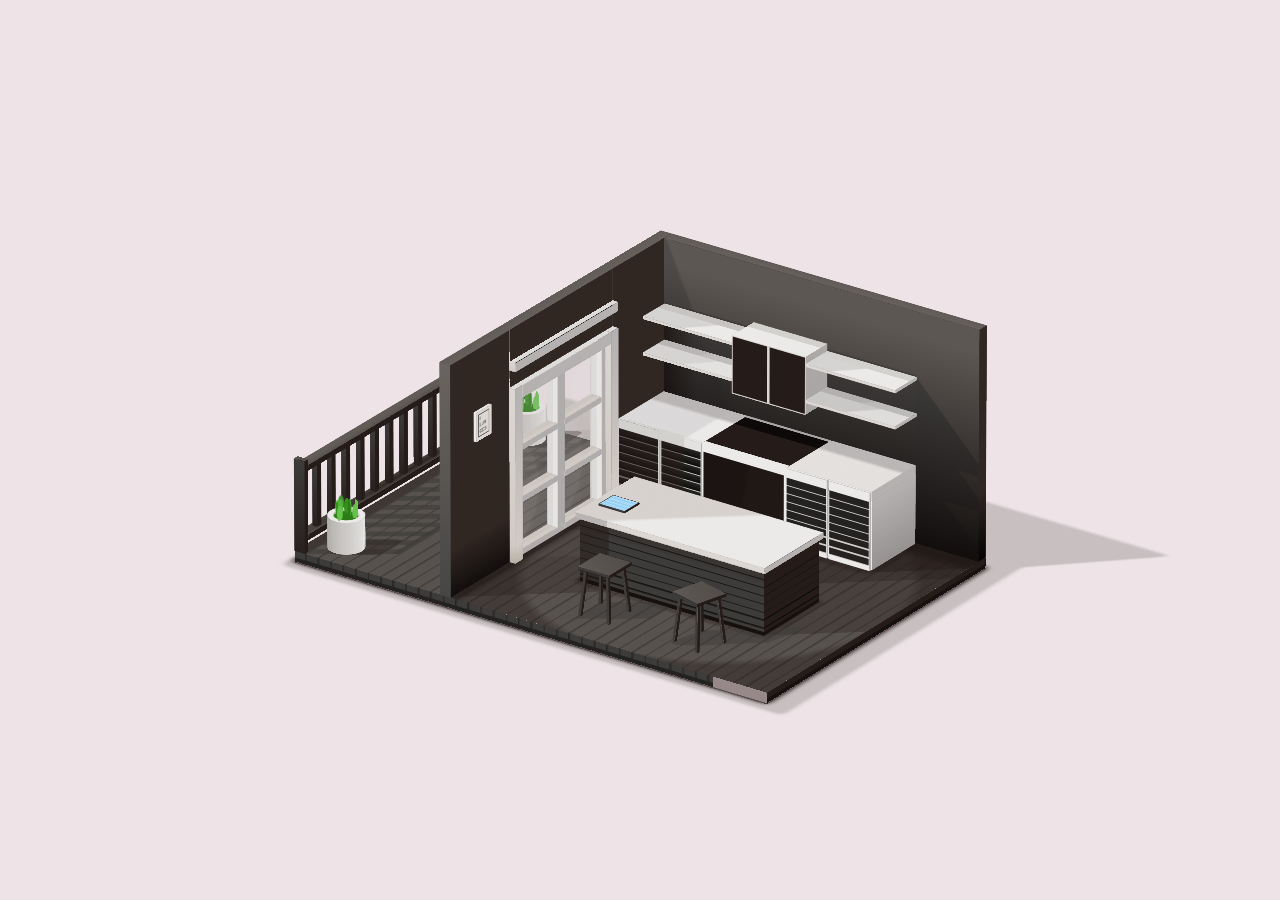
<file: gallery/3d-kitchen-pure-css/index.html>
<!DOCTYPE html>
<html lang="en" >
<head>
  <meta charset="UTF-8">
  <title>3D Kitchen Pure CSS</title>
  <meta name="viewport" content="width=device-width, initial-scale=1"><link rel="stylesheet" href="./style.css">

</head>
<body>
<!-- partial:index.partial.html -->
<audio id="a1">
  <source src="https://rawcdn.githack.com/ricardoolivaalonso/Codepen/0283d2e98cec2eb2be3911bece095000272bb1ca/Kitchen/audio/door.mp3" type="audio/mpeg"/>
</audio>
<audio id="a2">
  <source src="https://rawcdn.githack.com/ricardoolivaalonso/Codepen/0283d2e98cec2eb2be3911bece095000272bb1ca/Kitchen/audio/hadoor.mp3" type="audio/mpeg"/>
</audio>
<audio id="a3">
  <source src="https://rawcdn.githack.com/ricardoolivaalonso/Codepen/0283d2e98cec2eb2be3911bece095000272bb1ca/Kitchen/audio/tablet.mp3" type="audio/mpeg"/>
</audio>
<audio id="a4">
  <source src="https://rawcdn.githack.com/ricardoolivaalonso/Codepen/0283d2e98cec2eb2be3911bece095000272bb1ca/Kitchen/audio/hac.mp3" type="audio/mpeg"/>
</audio>
<audio id="a5">
  <source src="https://rawcdn.githack.com/ricardoolivaalonso/Codepen/0283d2e98cec2eb2be3911bece095000272bb1ca/Bedroom/sounds/buro.mp3" type="audio/mpeg"/>
</audio>
<div class="main" id="h">
  <div class="shadow shadow--1"></div>
  <div class="shadow shadow--2"></div>
  <div class="shadow shadow--3"></div>
  <div class="shadow shadow--4"></div>
  <div class="floor">
    <div class="floor__front face"> </div>
    <div class="floor__back face"> </div>
    <div class="floor__right face"> </div>
    <div class="floor__left face"> </div>
    <div class="floor__top face"> </div>
    <div class="floor__bottom face"></div>
  </div>
  <div class="wall-t"> 
    <div class="wall-t__front face"> </div>
    <div class="wall-t__back face"> </div>
    <div class="wall-t__right face"> </div>
    <div class="wall-t__left face"> </div>
    <div class="wall-t__top face"> </div>
    <div class="wall-t__bottom face"></div>
  </div>
  <div class="wall-la">
    <div class="wall-la__front face"> </div>
    <div class="wall-la__back face"> </div>
    <div class="wall-la__right face"> </div>
    <div class="wall-la__left face"> </div>
    <div class="wall-la__top face"> </div>
    <div class="wall-la__bottom face"></div>
  </div>
  <div class="wall-lb">
    <div class="wall-lb__front face"> </div>
    <div class="wall-lb__back face"> </div>
    <div class="wall-lb__right face"> </div>
    <div class="wall-lb__left face"> </div>
    <div class="wall-lb__top face"> </div>
    <div class="wall-lb__bottom face"></div>
  </div>
  <div class="wall-lc">
    <div class="wall-lc__front face"> </div>
    <div class="wall-lc__back face"> </div>
    <div class="wall-lc__right face"> </div>
    <div class="wall-lc__left face"> </div>
    <div class="wall-lc__top face"> </div>
    <div class="wall-lc__bottom face"></div>
  </div>
  <div class="door">
    <div class="door-l">
      <div class="door-l__front face"> </div>
      <div class="door-l__back face"> </div>
      <div class="door-l__right face"> </div>
      <div class="door-l__left face"> </div>
      <div class="door-l__top face"> </div>
      <div class="door-l__bottom face"></div>
    </div>
    <div class="door-r">
      <div class="door-r__front face"> </div>
      <div class="door-r__back face"> </div>
      <div class="door-r__right face"> </div>
      <div class="door-r__left face"> </div>
      <div class="door-r__top face"> </div>
      <div class="door-r__bottom face"></div>
    </div>
    <div class="door-t">
      <div class="door-t__front face"> </div>
      <div class="door-t__back face"> </div>
      <div class="door-t__right face"> </div>
      <div class="door-t__left face"> </div>
      <div class="door-t__top face"> </div>
      <div class="door-t__bottom face"></div>
    </div>
    <div class="door-1">
      <div class="door__glass"></div>
      <div class="door-1r">
        <div class="door-1r__front face"> </div>
        <div class="door-1r__back face"> </div>
        <div class="door-1r__right face"> </div>
        <div class="door-1r__left face"> </div>
        <div class="door-1r__top face"> </div>
        <div class="door-1r__bottom face"></div>
      </div>
      <div class="door-1l">
        <div class="door-1l__front face"> </div>
        <div class="door-1l__back face"> </div>
        <div class="door-1l__right face"> </div>
        <div class="door-1l__left face"> </div>
        <div class="door-1l__top face"> </div>
        <div class="door-1l__bottom face"></div>
      </div>
      <div class="door-1b">
        <div class="door-1b__front face"> </div>
        <div class="door-1b__back face"> </div>
        <div class="door-1b__right face"> </div>
        <div class="door-1b__left face"> </div>
        <div class="door-1b__top face"> </div>
        <div class="door-1b__bottom face"></div>
      </div>
      <div class="door-1c">
        <div class="door-1c__front face"> </div>
        <div class="door-1c__back face"> </div>
        <div class="door-1c__right face"> </div>
        <div class="door-1c__left face"> </div>
        <div class="door-1c__top face"> </div>
        <div class="door-1c__bottom face"></div>
      </div>
      <div class="door-1c2">
        <div class="door-1c2__front face"> </div>
        <div class="door-1c2__back face"> </div>
        <div class="door-1c2__right face"> </div>
        <div class="door-1c2__left face"> </div>
        <div class="door-1c2__top face"> </div>
        <div class="door-1c2__bottom face"></div>
      </div>
      <div class="door-1t">
        <div class="door-1t__front face"> </div>
        <div class="door-1t__back face"> </div>
        <div class="door-1t__right face"> </div>
        <div class="door-1t__left face"> </div>
        <div class="door-1t__top face"> </div>
        <div class="door-1t__bottom face"></div>
      </div>
    </div>
    <div class="door-2" id="door">
      <div class="door__glass"></div>
      <div class="door-1r">
        <div class="door-1r__front face"> </div>
        <div class="door-1r__back face"> </div>
        <div class="door-1r__right face"> </div>
        <div class="door-1r__left face"> </div>
        <div class="door-1r__top face"> </div>
        <div class="door-1r__bottom face"></div>
      </div>
      <div class="door-1l">
        <div class="door-1l__front face"> </div>
        <div class="door-1l__back face"> </div>
        <div class="door-1l__right face"> </div>
        <div class="door-1l__left face"> </div>
        <div class="door-1l__top face"> </div>
        <div class="door-1l__bottom face"></div>
      </div>
      <div class="door-1b">
        <div class="door-1b__front face"> </div>
        <div class="door-1b__back face"> </div>
        <div class="door-1b__right face"> </div>
        <div class="door-1b__left face"> </div>
        <div class="door-1b__top face"> </div>
        <div class="door-1b__bottom face"></div>
      </div>
      <div class="door-1c">
        <div class="door-1c__front face"> </div>
        <div class="door-1c__back face"> </div>
        <div class="door-1c__right face"> </div>
        <div class="door-1c__left face"> </div>
        <div class="door-1c__top face"> </div>
        <div class="door-1c__bottom face"></div>
      </div>
      <div class="door-1c2">
        <div class="door-1c2__front face"> </div>
        <div class="door-1c2__back face"> </div>
        <div class="door-1c2__right face"> </div>
        <div class="door-1c2__left face"> </div>
        <div class="door-1c2__top face"> </div>
        <div class="door-1c2__bottom face"></div>
      </div>
      <div class="door-1t">
        <div class="door-1t__front face"> </div>
        <div class="door-1t__back face"> </div>
        <div class="door-1t__right face"> </div>
        <div class="door-1t__left face"> </div>
        <div class="door-1t__top face"> </div>
        <div class="door-1t__bottom face"></div>
      </div>
    </div>
  </div>
  <div class="fence">
    <div class="fence__shadow-c">
      <div class="fence__shadow"></div>
    </div>
    <div class="fence-l">
      <div class="fence-l__front face"> </div>
      <div class="fence-l__back face"> </div>
      <div class="fence-l__right face"> </div>
      <div class="fence-l__left face"> </div>
      <div class="fence-l__top face"> </div>
      <div class="fence-l__bottom face"> </div>
    </div>
    <div class="fence-r">
      <div class="fence-r__front face"> </div>
      <div class="fence-r__back face"> </div>
      <div class="fence-r__right face"> </div>
      <div class="fence-r__left face"> </div>
      <div class="fence-r__top face"> </div>
      <div class="fence-r__bottom face"> </div>
    </div>
    <div class="fence-b">
      <div class="fence-b__front face"> </div>
      <div class="fence-b__back face"> </div>
      <div class="fence-b__right face"> </div>
      <div class="fence-b__left face"> </div>
      <div class="fence-b__top face"> </div>
      <div class="fence-b__bottom face"> </div>
    </div>
    <div class="fence-t">
      <div class="fence-t__front face"> </div>
      <div class="fence-t__back face"> </div>
      <div class="fence-t__right face"> </div>
      <div class="fence-t__left face"> </div>
      <div class="fence-t__top face"> </div>
      <div class="fence-t__bottom face"> </div>
    </div>
    <div class="fence-mc">
      <div class="fence-m">
        <div class="fence-m__front face"> </div>
        <div class="fence-m__back face"> </div>
        <div class="fence-m__right face"> </div>
        <div class="fence-m__left face"> </div>
        <div class="fence-m__top face"> </div>
        <div class="fence-m__bottom face"> </div>
      </div>
      <div class="fence-m">
        <div class="fence-m__front face"> </div>
        <div class="fence-m__back face"> </div>
        <div class="fence-m__right face"> </div>
        <div class="fence-m__left face"> </div>
        <div class="fence-m__top face"> </div>
        <div class="fence-m__bottom face"> </div>
      </div>
      <div class="fence-m">
        <div class="fence-m__front face"> </div>
        <div class="fence-m__back face"> </div>
        <div class="fence-m__right face"> </div>
        <div class="fence-m__left face"> </div>
        <div class="fence-m__top face"> </div>
        <div class="fence-m__bottom face"> </div>
      </div>
      <div class="fence-m">
        <div class="fence-m__front face"> </div>
        <div class="fence-m__back face"> </div>
        <div class="fence-m__right face"> </div>
        <div class="fence-m__left face"> </div>
        <div class="fence-m__top face"> </div>
        <div class="fence-m__bottom face"> </div>
      </div>
      <div class="fence-m">
        <div class="fence-m__front face"> </div>
        <div class="fence-m__back face"> </div>
        <div class="fence-m__right face"> </div>
        <div class="fence-m__left face"> </div>
        <div class="fence-m__top face"> </div>
        <div class="fence-m__bottom face"> </div>
      </div>
      <div class="fence-m">
        <div class="fence-m__front face"> </div>
        <div class="fence-m__back face"> </div>
        <div class="fence-m__right face"> </div>
        <div class="fence-m__left face"> </div>
        <div class="fence-m__top face"> </div>
        <div class="fence-m__bottom face"> </div>
      </div>
      <div class="fence-m">
        <div class="fence-m__front face"> </div>
        <div class="fence-m__back face"> </div>
        <div class="fence-m__right face"> </div>
        <div class="fence-m__left face"> </div>
        <div class="fence-m__top face"> </div>
        <div class="fence-m__bottom face"> </div>
      </div>
      <div class="fence-m">
        <div class="fence-m__front face"> </div>
        <div class="fence-m__back face"> </div>
        <div class="fence-m__right face"> </div>
        <div class="fence-m__left face"> </div>
        <div class="fence-m__top face"> </div>
        <div class="fence-m__bottom face"> </div>
      </div>
      <div class="fence-m">
        <div class="fence-m__front face"> </div>
        <div class="fence-m__back face"> </div>
        <div class="fence-m__right face"> </div>
        <div class="fence-m__left face"> </div>
        <div class="fence-m__top face"> </div>
        <div class="fence-m__bottom face"> </div>
      </div>
      <div class="fence-m">
        <div class="fence-m__front face"> </div>
        <div class="fence-m__back face"> </div>
        <div class="fence-m__right face"> </div>
        <div class="fence-m__left face"> </div>
        <div class="fence-m__top face"> </div>
        <div class="fence-m__bottom face"> </div>
      </div>
      <div class="fence-m">
        <div class="fence-m__front face"> </div>
        <div class="fence-m__back face"> </div>
        <div class="fence-m__right face"> </div>
        <div class="fence-m__left face"> </div>
        <div class="fence-m__top face"> </div>
        <div class="fence-m__bottom face"> </div>
      </div>
      <div class="fence-m">
        <div class="fence-m__front face"> </div>
        <div class="fence-m__back face"> </div>
        <div class="fence-m__right face"> </div>
        <div class="fence-m__left face"> </div>
        <div class="fence-m__top face"> </div>
        <div class="fence-m__bottom face"> </div>
      </div>
      <div class="fence-m">
        <div class="fence-m__front face"> </div>
        <div class="fence-m__back face"> </div>
        <div class="fence-m__right face"> </div>
        <div class="fence-m__left face"> </div>
        <div class="fence-m__top face"> </div>
        <div class="fence-m__bottom face"> </div>
      </div>
      <div class="fence-m">
        <div class="fence-m__front face"> </div>
        <div class="fence-m__back face"> </div>
        <div class="fence-m__right face"> </div>
        <div class="fence-m__left face"> </div>
        <div class="fence-m__top face"> </div>
        <div class="fence-m__bottom face"> </div>
      </div>
      <div class="fence-m">
        <div class="fence-m__front face"> </div>
        <div class="fence-m__back face"> </div>
        <div class="fence-m__right face"> </div>
        <div class="fence-m__left face"> </div>
        <div class="fence-m__top face"> </div>
        <div class="fence-m__bottom face"> </div>
      </div>
    </div>
  </div>
  <div class="table flex">
    <div class="table-t">
      <div class="table-t__front face"> </div>
      <div class="table-t__back face"> </div>
      <div class="table-t__right face"> </div>
      <div class="table-t__left face"> </div>
      <div class="table-t__top face"> </div>
      <div class="table-t__bottom face"> </div>
    </div>
    <div class="table-b">
      <div class="table-b__front face"> </div>
      <div class="table-b__back face"> </div>
      <div class="table-b__right face"> </div>
      <div class="table-b__left face"> </div>
      <div class="table-b__top face"> </div>
      <div class="table-b__bottom face"> </div>
    </div>
  </div>
  <div class="tablet" id="tablet">
    <div class="tablet__heart" id="heart"></div>
    <div class="tablet__front face"> </div>
    <div class="tablet__back face"> </div>
    <div class="tablet__right face"> </div>
    <div class="tablet__left face"> </div>
    <div class="tablet__top face"> </div>
    <div class="tablet__bottom face"></div>
  </div>
  <div class="ha-c">
    <div class="ha1">
      <div class="ha-l">
        <div class="ha-l__front face"> </div>
        <div class="ha-l__back face"> </div>
        <div class="ha-l__right face"> </div>
        <div class="ha-l__left face"> </div>
        <div class="ha-l__top face"> </div>
        <div class="ha-l__bottom face"> </div>
      </div>
      <div class="ha-r">
        <div class="ha-r__front face"> </div>
        <div class="ha-r__back face"> </div>
        <div class="ha-r__right face"> </div>
        <div class="ha-r__left face"> </div>
        <div class="ha-r__top face"> </div>
        <div class="ha-r__bottom face"> </div>
      </div>
      <div class="ha-bc">
        <div class="ha-bc__front face"> </div>
        <div class="ha-bc__back face"> </div>
        <div class="ha-bc__right face"> </div>
        <div class="ha-bc__left face"> </div>
        <div class="ha-bc__top face"> </div>
        <div class="ha-bc__bottom face"> </div>
      </div>
      <div class="ha-b">
        <div class="ha-b__front face"> </div>
        <div class="ha-b__back face"> </div>
        <div class="ha-b__right face"> </div>
        <div class="ha-b__left face"> </div>
        <div class="ha-b__top face"> </div>
        <div class="ha-b__bottom face"> </div>
      </div>
      <div class="ha-t">
        <div class="ha-t__front face"> </div>
        <div class="ha-t__back face"> </div>
        <div class="ha-t__right face"> </div>
        <div class="ha-t__left face"> </div>
        <div class="ha-t__top face"> </div>
        <div class="ha-t__bottom face"> </div>
      </div>
      <div class="ha-doors">
        <div class="ha-doorl" id="hadool">
          <div class="ha-doorl__front face"> </div>
          <div class="ha-doorl__back face"> </div>
          <div class="ha-doorl__right face"> </div>
          <div class="ha-doorl__left face"> </div>
          <div class="ha-doorl__top face"> </div>
          <div class="ha-doorl__bottom face"> </div>
        </div>
        <div class="ha-doorr">
          <div class="ha-doorr__front face"> </div>
          <div class="ha-doorr__back face"> </div>
          <div class="ha-doorr__right face"> </div>
          <div class="ha-doorr__left face"> </div>
          <div class="ha-doorr__top face"> </div>
          <div class="ha-doorr__bottom face"> </div>
        </div>
      </div>
    </div>
    <div class="hac">
      <div class="ha-l">
        <div class="ha-l__front face"> </div>
        <div class="ha-l__back face"> </div>
        <div class="ha-l__right face"> </div>
        <div class="ha-l__left face"> </div>
        <div class="ha-l__top face"> </div>
        <div class="ha-l__bottom face"> </div>
      </div>
      <div class="ha-r">
        <div class="ha-r__front face"> </div>
        <div class="ha-r__back face"> </div>
        <div class="ha-r__right face"> </div>
        <div class="ha-r__left face"> </div>
        <div class="ha-r__top face"> </div>
        <div class="ha-r__bottom face"> </div>
      </div>
      <div class="ha-bc">
        <div class="ha-bc__front face"> </div>
        <div class="ha-bc__back face"> </div>
        <div class="ha-bc__right face"> </div>
        <div class="ha-bc__left face"> </div>
        <div class="ha-bc__top face"> </div>
        <div class="ha-bc__bottom face"> </div>
      </div>
      <div class="ha-b">
        <div class="ha-b__front face"> </div>
        <div class="ha-b__back face"> </div>
        <div class="ha-b__right face"> </div>
        <div class="ha-b__left face"> </div>
        <div class="ha-b__top face"> </div>
        <div class="ha-b__bottom face"> </div>
      </div>
      <div class="ha-t">
        <div class="ha-t__front face"> </div>
        <div class="ha-t__back face"> </div>
        <div class="ha-t__right face"> </div>
        <div class="ha-t__left face"> </div>
        <div class="ha-t__top face"> </div>
        <div class="ha-t__bottom face"> </div>
      </div>
      <div class="ha-doors">
        <div class="ha-doorf" id="hac">
          <div class="ha-doorf__front face"> </div>
          <div class="ha-doorf__back face"> </div>
          <div class="ha-doorf__right face"> </div>
          <div class="ha-doorf__left face"> </div>
          <div class="ha-doorf__top face"> </div>
          <div class="ha-doorf__bottom face"> </div>
        </div>
      </div>
    </div>
    <div class="ha2">
      <div class="ha-l">
        <div class="ha-l__front face"> </div>
        <div class="ha-l__back face"> </div>
        <div class="ha-l__right face"> </div>
        <div class="ha-l__left face"> </div>
        <div class="ha-l__top face"> </div>
        <div class="ha-l__bottom face"> </div>
      </div>
      <div class="ha-r">
        <div class="ha-r__front face"> </div>
        <div class="ha-r__back face"> </div>
        <div class="ha-r__right face"> </div>
        <div class="ha-r__left face"> </div>
        <div class="ha-r__top face"> </div>
        <div class="ha-r__bottom face"> </div>
      </div>
      <div class="ha-bc">
        <div class="ha-bc__front face"> </div>
        <div class="ha-bc__back face"> </div>
        <div class="ha-bc__right face"> </div>
        <div class="ha-bc__left face"> </div>
        <div class="ha-bc__top face"> </div>
        <div class="ha-bc__bottom face"> </div>
      </div>
      <div class="ha-b">
        <div class="ha-b__front face"> </div>
        <div class="ha-b__back face"> </div>
        <div class="ha-b__right face"> </div>
        <div class="ha-b__left face"> </div>
        <div class="ha-b__top face"> </div>
        <div class="ha-b__bottom face"> </div>
      </div>
      <div class="ha-t">
        <div class="ha-t__front face"> </div>
        <div class="ha-t__back face"> </div>
        <div class="ha-t__right face"> </div>
        <div class="ha-t__left face"> </div>
        <div class="ha-t__top face"> </div>
        <div class="ha-t__bottom face"> </div>
      </div>
      <div class="ha-doors">
        <div class="ha-doorl">
          <div class="ha-doorl__front face"> </div>
          <div class="ha-doorl__back face"> </div>
          <div class="ha-doorl__right face"> </div>
          <div class="ha-doorl__left face"> </div>
          <div class="ha-doorl__top face"> </div>
          <div class="ha-doorl__bottom face"> </div>
        </div>
        <div class="ha-doorr" id="hadoor">
          <div class="ha-doorr__front face"> </div>
          <div class="ha-doorr__back face"> </div>
          <div class="ha-doorr__right face"> </div>
          <div class="ha-doorr__left face"> </div>
          <div class="ha-doorr__top face"> </div>
          <div class="ha-doorr__bottom face"> </div>
        </div>
      </div>
    </div>
  </div>
  <div class="cupboards" id="cup">   
    <div class="cupboard-l">
      <div class="cupboard-l__front face"> </div>
      <div class="cupboard-l__back face"> </div>
      <div class="cupboard-l__right face"> </div>
      <div class="cupboard-l__left face"> </div>
      <div class="cupboard-l__top face"> </div>
      <div class="cupboard-l__bottom face"> </div>
    </div>
    <div class="cupboard-r">
      <div class="cupboard-r__front face"> </div>
      <div class="cupboard-r__back face"> </div>
      <div class="cupboard-r__right face"> </div>
      <div class="cupboard-r__left face"> </div>
      <div class="cupboard-r__top face"> </div>
      <div class="cupboard-r__bottom face"> </div>
    </div>
    <div class="cupboard-tl">
      <div class="cupboard-tl__front face"> </div>
      <div class="cupboard-tl__back face"> </div>
      <div class="cupboard-tl__right face"> </div>
      <div class="cupboard-tl__left face"> </div>
      <div class="cupboard-tl__top face"> </div>
      <div class="cupboard-tl__bottom face"> </div>
    </div>
    <div class="cupboard-tr">
      <div class="cupboard-tr__front face"> </div>
      <div class="cupboard-tr__back face"> </div>
      <div class="cupboard-tr__right face"> </div>
      <div class="cupboard-tr__left face"> </div>
      <div class="cupboard-tr__top face"> </div>
      <div class="cupboard-tr__bottom face"> </div>
    </div>
    <div class="cupboard-m">
      <div class="cupboard-m__front face"> </div>
      <div class="cupboard-m__back face"> </div>
      <div class="cupboard-m__right face"> </div>
      <div class="cupboard-m__left face"> </div>
      <div class="cupboard-m__top face"> </div>
      <div class="cupboard-m__bottom face"> </div>
    </div>
  </div>
  <div class="bursts">
    <div class="burst"> 
      <div class="circle flex">
        <div class="circle-a"> 
          <div class="circle-a__side"></div>
          <div class="circle-a__side"></div>
          <div class="circle-a__side"></div>
          <div class="circle-a__side"></div>
          <div class="circle-a__side"></div>
          <div class="circle-a__side"></div>
          <div class="circle-a__side"></div>
          <div class="circle-a__side"></div>
          <div class="circle-a__side"></div>
          <div class="circle-a__side"></div>
          <div class="circle-a__side"></div>
          <div class="circle-a__side"></div>
          <div class="circle-a__side"></div>
          <div class="circle-a__side"></div>
          <div class="circle-a__side"></div>
          <div class="circle-a__side"></div>
          <div class="circle-a__side"></div>
          <div class="circle-a__side"></div>
          <div class="circle-a__side"></div>
          <div class="circle-a__side"></div>
          <div class="circle-a__side"></div>
          <div class="circle-a__side"></div>
          <div class="circle-a__side"></div>
          <div class="circle-a__side"></div>
          <div class="circle-a__side"></div>
          <div class="circle-a__side"></div>
          <div class="circle-a__side"></div>
          <div class="circle-a__side"></div>
          <div class="circle-a__side"></div>
          <div class="circle-a__side"></div>
          <div class="circle-a__side"></div>
          <div class="circle-a__side"></div>
          <div class="circle-a__side"></div>
          <div class="circle-a__side"></div>
          <div class="circle-a__side"></div>
          <div class="circle-a__side"></div>
          <div class="circle-a__bottom"></div>
          <div class="circle-a__top"></div>
        </div>
        <div class="circle-b"> 
          <div class="circle-b__side"></div>
          <div class="circle-b__side"></div>
          <div class="circle-b__side"></div>
          <div class="circle-b__side"></div>
          <div class="circle-b__side"></div>
          <div class="circle-b__side"></div>
          <div class="circle-b__side"></div>
          <div class="circle-b__side"></div>
          <div class="circle-b__side"></div>
          <div class="circle-b__side"></div>
          <div class="circle-b__side"></div>
          <div class="circle-b__side"></div>
          <div class="circle-b__side"></div>
          <div class="circle-b__side"></div>
          <div class="circle-b__side"></div>
          <div class="circle-b__side"></div>
          <div class="circle-b__side"></div>
          <div class="circle-b__side"></div>
          <div class="circle-b__side"></div>
          <div class="circle-b__side"></div>
          <div class="circle-b__side"></div>
          <div class="circle-b__side"></div>
          <div class="circle-b__side"></div>
          <div class="circle-b__side"></div>
          <div class="circle-b__side"></div>
          <div class="circle-b__side"></div>
          <div class="circle-b__side"></div>
          <div class="circle-b__side"></div>
          <div class="circle-b__side"></div>
          <div class="circle-b__side"></div>
          <div class="circle-b__side"></div>
          <div class="circle-b__side"></div>
          <div class="circle-b__side"></div>
          <div class="circle-b__side"></div>
          <div class="circle-b__side"></div>
          <div class="circle-b__side"></div>
          <div class="circle-b__bottom">
            <div class="burst__leaf"></div>
            <div class="burst__leaf"></div>
            <div class="burst__leaf"></div>
            <div class="burst__leaf"></div>
            <div class="burst__leaf"></div>
            <div class="burst__leaf"></div>
            <div class="burst__leaf"></div>
            <div class="burst__leaf"></div>
            <div class="burst__leaf"></div>
            <div class="burst__leaf"></div>
            <div class="burst__leaf"></div>
            <div class="burst__leaf"></div>
            <div class="burst__leaf"></div>
            <div class="burst__leaf"></div>
            <div class="burst__leaf"></div>
            <div class="burst__leaf"></div>
            <div class="burst__leaf"></div>
            <div class="burst__leaf"></div>
            <div class="burst__leaf"></div>
            <div class="burst__leaf"></div>
            <div class="burst__leaf"></div>
            <div class="burst__leaf"></div>
            <div class="burst__leaf"></div>
            <div class="burst__leaf"></div>
            <div class="burst__leaf"></div>
            <div class="burst__leaf"></div>
            <div class="burst__leaf"></div>
            <div class="burst__leaf"></div>
            <div class="burst__leaf"></div>
            <div class="burst__leaf"></div>
            <div class="burst__leaf"></div>
            <div class="burst__leaf"></div>
            <div class="burst__leaf"></div>
            <div class="burst__leaf"></div>
            <div class="burst__leaf"></div>
            <div class="burst__leaf"></div>
          </div>
        </div>
      </div>
    </div>
    <div class="burst"> 
      <div class="circle flex">
        <div class="circle-a"> 
          <div class="circle-a__side"></div>
          <div class="circle-a__side"></div>
          <div class="circle-a__side"></div>
          <div class="circle-a__side"></div>
          <div class="circle-a__side"></div>
          <div class="circle-a__side"></div>
          <div class="circle-a__side"></div>
          <div class="circle-a__side"></div>
          <div class="circle-a__side"></div>
          <div class="circle-a__side"></div>
          <div class="circle-a__side"></div>
          <div class="circle-a__side"></div>
          <div class="circle-a__side"></div>
          <div class="circle-a__side"></div>
          <div class="circle-a__side"></div>
          <div class="circle-a__side"></div>
          <div class="circle-a__side"></div>
          <div class="circle-a__side"></div>
          <div class="circle-a__side"></div>
          <div class="circle-a__side"></div>
          <div class="circle-a__side"></div>
          <div class="circle-a__side"></div>
          <div class="circle-a__side"></div>
          <div class="circle-a__side"></div>
          <div class="circle-a__side"></div>
          <div class="circle-a__side"></div>
          <div class="circle-a__side"></div>
          <div class="circle-a__side"></div>
          <div class="circle-a__side"></div>
          <div class="circle-a__side"></div>
          <div class="circle-a__side"></div>
          <div class="circle-a__side"></div>
          <div class="circle-a__side"></div>
          <div class="circle-a__side"></div>
          <div class="circle-a__side"></div>
          <div class="circle-a__side"></div>
          <div class="circle-a__bottom"></div>
          <div class="circle-a__top"></div>
        </div>
        <div class="circle-b"> 
          <div class="circle-b__side"></div>
          <div class="circle-b__side"></div>
          <div class="circle-b__side"></div>
          <div class="circle-b__side"></div>
          <div class="circle-b__side"></div>
          <div class="circle-b__side"></div>
          <div class="circle-b__side"></div>
          <div class="circle-b__side"></div>
          <div class="circle-b__side"></div>
          <div class="circle-b__side"></div>
          <div class="circle-b__side"></div>
          <div class="circle-b__side"></div>
          <div class="circle-b__side"></div>
          <div class="circle-b__side"></div>
          <div class="circle-b__side"></div>
          <div class="circle-b__side"></div>
          <div class="circle-b__side"></div>
          <div class="circle-b__side"></div>
          <div class="circle-b__side"></div>
          <div class="circle-b__side"></div>
          <div class="circle-b__side"></div>
          <div class="circle-b__side"></div>
          <div class="circle-b__side"></div>
          <div class="circle-b__side"></div>
          <div class="circle-b__side"></div>
          <div class="circle-b__side"></div>
          <div class="circle-b__side"></div>
          <div class="circle-b__side"></div>
          <div class="circle-b__side"></div>
          <div class="circle-b__side"></div>
          <div class="circle-b__side"></div>
          <div class="circle-b__side"></div>
          <div class="circle-b__side"></div>
          <div class="circle-b__side"></div>
          <div class="circle-b__side"></div>
          <div class="circle-b__side"></div>
          <div class="circle-b__bottom">
            <div class="burst__leaf"></div>
            <div class="burst__leaf"></div>
            <div class="burst__leaf"></div>
            <div class="burst__leaf"></div>
            <div class="burst__leaf"></div>
            <div class="burst__leaf"></div>
            <div class="burst__leaf"></div>
            <div class="burst__leaf"></div>
            <div class="burst__leaf"></div>
            <div class="burst__leaf"></div>
            <div class="burst__leaf"></div>
            <div class="burst__leaf"></div>
            <div class="burst__leaf"></div>
            <div class="burst__leaf"></div>
            <div class="burst__leaf"></div>
            <div class="burst__leaf"></div>
            <div class="burst__leaf"></div>
            <div class="burst__leaf"></div>
            <div class="burst__leaf"></div>
            <div class="burst__leaf"></div>
            <div class="burst__leaf"></div>
            <div class="burst__leaf"></div>
            <div class="burst__leaf"></div>
            <div class="burst__leaf"></div>
            <div class="burst__leaf"></div>
            <div class="burst__leaf"></div>
            <div class="burst__leaf"></div>
            <div class="burst__leaf"></div>
            <div class="burst__leaf"></div>
            <div class="burst__leaf"></div>
            <div class="burst__leaf"></div>
            <div class="burst__leaf"></div>
            <div class="burst__leaf"></div>
            <div class="burst__leaf"></div>
            <div class="burst__leaf"></div>
            <div class="burst__leaf"></div>
          </div>
        </div>
      </div>
    </div>
  </div>
  <div class="pic">
    <div class="pic__front face"> </div>
    <div class="pic__back face"> </div>
    <div class="pic__right face"> <span class="pic__text face">i<br>luv<br>ccs</span>
    </div>
    <div class="pic__left face"> </div>
    <div class="pic__top face"> </div>
    <div class="pic__bottom face"> </div>
  </div>
  <div class="chair">
    <div class="chair-t">
      <div class="chair-t__front face"> </div>
      <div class="chair-t__back face"> </div>
      <div class="chair-t__right face"> </div>
      <div class="chair-t__left face"> </div>
      <div class="chair-t__top face"> </div>
      <div class="chair-t__bottom face"> </div>
    </div>
    <div class="chair-lb">
      <div class="chair-lb__front face"> </div>
      <div class="chair-lb__back face"> </div>
      <div class="chair-lb__right face"> </div>
      <div class="chair-lb__left face"> </div>
      <div class="chair-lb__top face"> </div>
      <div class="chair-lb__bottom face"> </div>
    </div>
    <div class="chair-lt">
      <div class="chair-lt__front face"> </div>
      <div class="chair-lt__back face"> </div>
      <div class="chair-lt__right face"> </div>
      <div class="chair-lt__left face"> </div>
      <div class="chair-lt__top face"> </div>
      <div class="chair-lt__bottom face"> </div>
    </div>
    <div class="chair-rb">
      <div class="chair-rb__front face"> </div>
      <div class="chair-rb__back face"> </div>
      <div class="chair-rb__right face"> </div>
      <div class="chair-rb__left face"> </div>
      <div class="chair-rb__top face"> </div>
      <div class="chair-rb__bottom face"> </div>
    </div>
    <div class="chair-rt">
      <div class="chair-rt__front face"> </div>
      <div class="chair-rt__back face"> </div>
      <div class="chair-rt__right face"> </div>
      <div class="chair-rt__left face"> </div>
      <div class="chair-rt__top face"> </div>
      <div class="chair-rt__bottom face"> </div>
    </div>
  </div>
  <div class="chair chair--2">
    <div class="chair-t">
      <div class="chair-t__front face"> </div>
      <div class="chair-t__back face"> </div>
      <div class="chair-t__right face"> </div>
      <div class="chair-t__left face"> </div>
      <div class="chair-t__top face"> </div>
      <div class="chair-t__bottom face"> </div>
    </div>
    <div class="chair-lb">
      <div class="chair-lb__front face"> </div>
      <div class="chair-lb__back face"> </div>
      <div class="chair-lb__right face"> </div>
      <div class="chair-lb__left face"> </div>
      <div class="chair-lb__top face"> </div>
      <div class="chair-lb__bottom face"> </div>
    </div>
    <div class="chair-lt">
      <div class="chair-lt__front face"> </div>
      <div class="chair-lt__back face"> </div>
      <div class="chair-lt__right face"> </div>
      <div class="chair-lt__left face"> </div>
      <div class="chair-lt__top face"> </div>
      <div class="chair-lt__bottom face"> </div>
    </div>
    <div class="chair-rb">
      <div class="chair-rb__front face"> </div>
      <div class="chair-rb__back face"> </div>
      <div class="chair-rb__right face"> </div>
      <div class="chair-rb__left face"> </div>
      <div class="chair-rb__top face"> </div>
      <div class="chair-rb__bottom face"> </div>
    </div>
    <div class="chair-rt">
      <div class="chair-rt__front face"> </div>
      <div class="chair-rt__back face"> </div>
      <div class="chair-rt__right face"> </div>
      <div class="chair-rt__left face"> </div>
      <div class="chair-rt__top face"> </div>
      <div class="chair-rt__bottom face"> </div>
    </div>
  </div>
  <div class="lamp">
    <div class="lamp__front face"> </div>
    <div class="lamp__back face"> </div>
    <div class="lamp__right face"> </div>
    <div class="lamp__left face"> </div>
    <div class="lamp__top face"> </div>
    <div class="lamp__bottom face">       </div>
  </div>
</div>
<!-- partial -->
  <script  src="./script.js"></script>

</body>
</html>
</file>
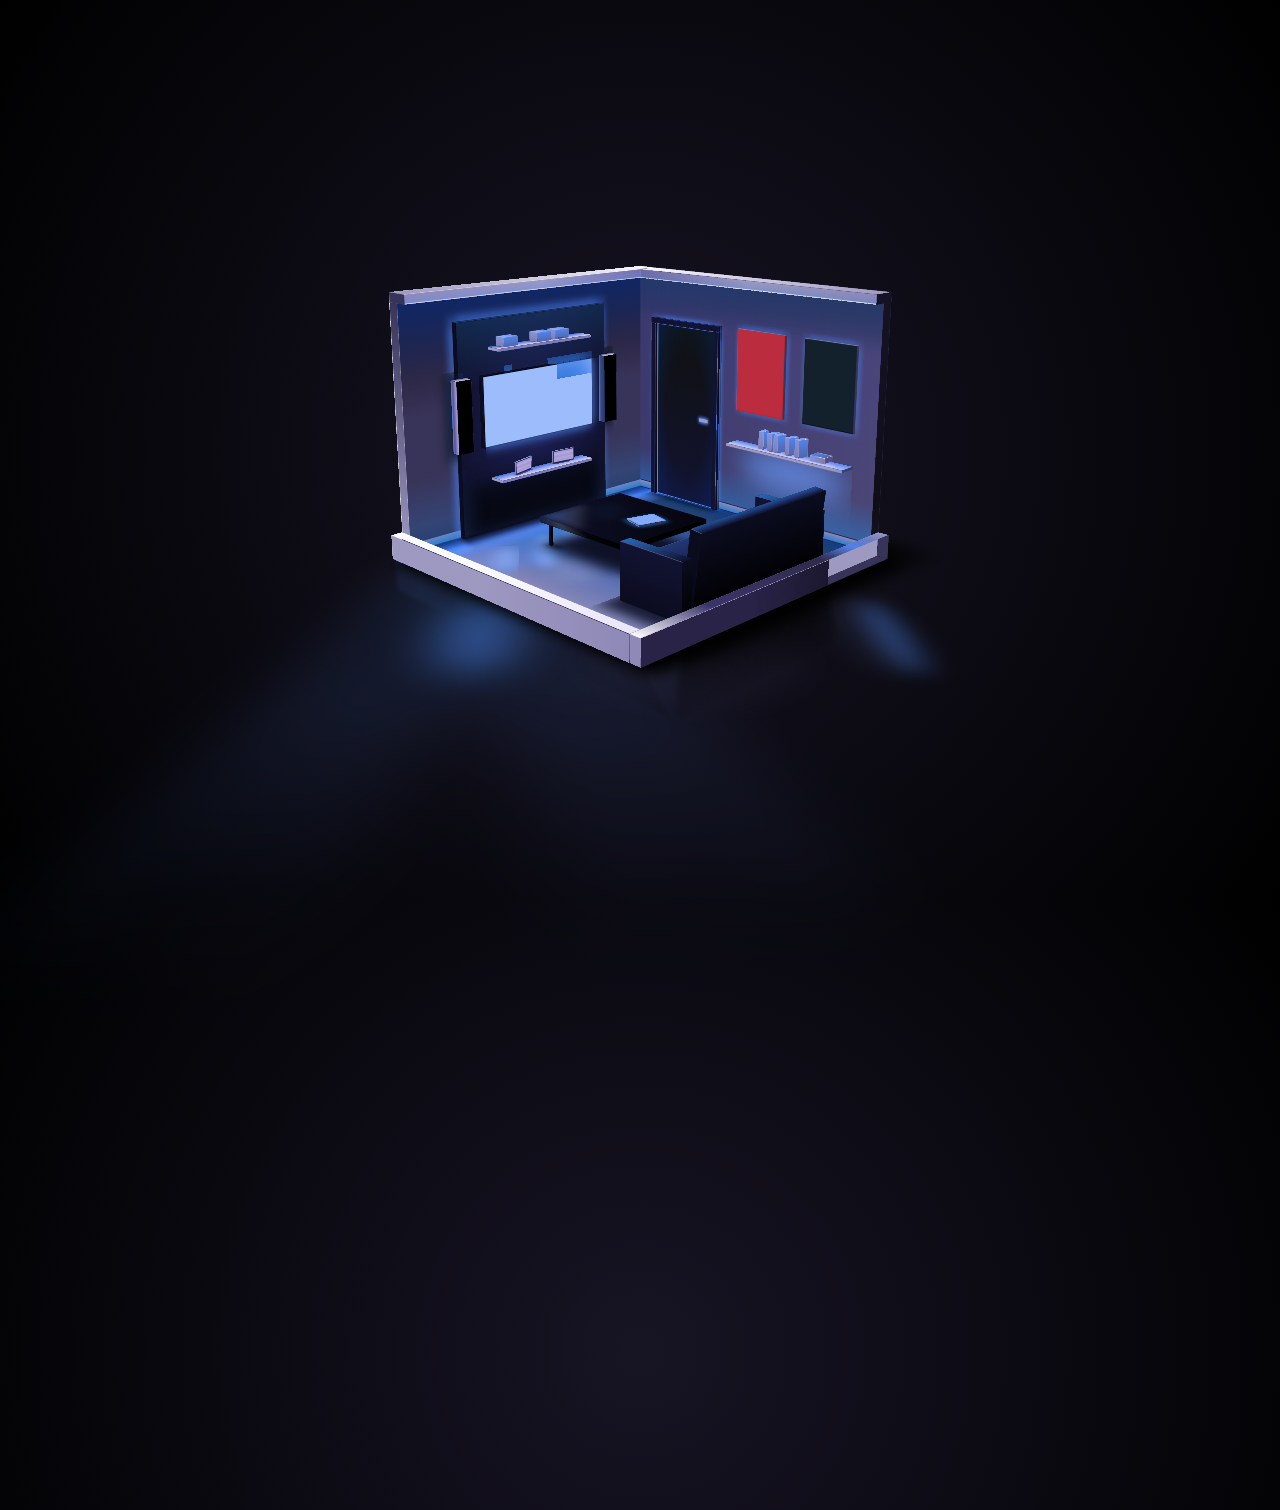
<file: gallery/3d-pure-css-room/index.html>
<!DOCTYPE html>
<html lang="en" >
<head>
  <meta charset="UTF-8">
  <title>3D Room Pure CSS</title>
  <meta name="viewport" content="width=device-width, initial-scale=1"><link rel="stylesheet" href="./style.css">

</head>
<body>
<!-- partial:index.partial.html -->
<div class="house" id="h"> 
  <div class="h-lights">
    <div class="h-light"></div>
    <div class="h-light"></div>
    <div class="h-light"></div>
    <div class="h-light"></div>
    <div class="h-light"></div>
    <div class="h-light"></div>
  </div>
  <div class="h-shadow"></div>
  <div class="alt">
    <div class="alt__front face"> </div>
    <div class="alt__back face"> </div>
    <div class="alt__right face"> </div>
    <div class="alt__left face"> </div>
    <div class="alt__top face"> 
      <div class="light"></div>
      <div class="light"></div>
      <div class="light"></div>
      <div class="light"></div>
      <div class="light"></div>
      <div class="light"></div>
      <div class="light"></div>
      <div class="light"></div>
      <div class="light"></div>
    </div>
    <div class="alt__bottom face"> </div>
  </div>
  <div class="alb">
    <div class="alb__front face"> </div>
    <div class="alb__back face"> </div>
    <div class="alb__right face"> </div>
    <div class="alb__left face"> </div>
    <div class="alb__top face"> </div>
    <div class="alb__bottom face"> </div>
  </div>
  <div class="arb">
    <div class="arb__front face"> </div>
    <div class="arb__back face"> </div>
    <div class="arb__right face"> </div>
    <div class="arb__left face"> </div>
    <div class="arb__top face"> </div>
    <div class="arb__bottom face"> </div>
  </div>
  <div class="blt">
    <div class="blt__front face"> </div>
    <div class="blt__back face"> </div>
    <div class="blt__right face"> </div>
    <div class="blt__left face"> </div>
    <div class="blt__top face"> </div>
    <div class="blt__bottom face"> </div>
  </div>
  <div class="blt2">
    <div class="blt2__front face"> </div>
    <div class="blt2__back face"> </div>
    <div class="blt2__right face"> </div>
    <div class="blt2__left face"> </div>
    <div class="blt2__top face"> </div>
    <div class="blt2__bottom face"> </div>
  </div>
  <div class="blb">
    <div class="blb__front face"> </div>
    <div class="blb__back face"> </div>
    <div class="blb__right face"> </div>
    <div class="blb__left face"> </div>
    <div class="blb__top face"> </div>
    <div class="blb__bottom face"> </div>
  </div>
  <div class="blb2">
    <div class="blb2__front face"> </div>
    <div class="blb2__back face"> </div>
    <div class="blb2__right face"> </div>
    <div class="blb2__left face"> </div>
    <div class="blb2__top face"> </div>
    <div class="blb2__bottom face"> </div>
  </div>
  <div class="puerta-c">
    <div class="puerta">
      <div class="puerta__front face"> </div>
      <div class="puerta__back face"> </div>
      <div class="puerta__right face"> </div>
      <div class="puerta__left face"> </div>
      <div class="puerta__top face"> </div>
      <div class="puerta__bottom face"> </div>
    </div>
    <div class="puerta-l">
      <div class="puerta-l__front face"> </div>
      <div class="puerta-l__back face"> </div>
      <div class="puerta-l__right face"> </div>
      <div class="puerta-l__left face"> </div>
      <div class="puerta-l__top face"> </div>
      <div class="puerta-l__bottom face"> </div>
    </div>
    <div class="puerta-r">
      <div class="puerta-r__front face"> </div>
      <div class="puerta-r__back face"> </div>
      <div class="puerta-r__right face"> </div>
      <div class="puerta-r__left face"> </div>
      <div class="puerta-r__top face"> </div>
      <div class="puerta-r__bottom face"> </div>
    </div>
    <div class="puerta-t">
      <div class="puerta-t__front face"> </div>
      <div class="puerta-t__back face"> </div>
      <div class="puerta-t__right face"> </div>
      <div class="puerta-t__left face"> </div>
      <div class="puerta-t__top face"> </div>
      <div class="puerta-t__bottom face"> </div>
    </div>
  </div>
  <div class="cuadro-l">
    <div class="cuadro-l__front face"> </div>
    <div class="cuadro-l__back face"> </div>
    <div class="cuadro-l__right face"> </div>
    <div class="cuadro-l__left face"> </div>
    <div class="cuadro-l__top face"> </div>
    <div class="cuadro-l__bottom face"> </div>
  </div>
  <div class="cuadro-r">
    <div class="cuadro-r__front face"> </div>
    <div class="cuadro-r__back face"> </div>
    <div class="cuadro-r__right face"> </div>
    <div class="cuadro-r__left face"> </div>
    <div class="cuadro-r__top face"> </div>
    <div class="cuadro-r__bottom face"> </div>
  </div>
  <div class="librero">
    <div class="librero__front face"> </div>
    <div class="librero__back face"> </div>
    <div class="librero__right face"> </div>
    <div class="librero__left face"> </div>
    <div class="librero__top face"> </div>
    <div class="librero__bottom face">    </div>
  </div>
  <div class="libros"> 
    <div class="libro">
      <div class="libro__front face"> </div>
      <div class="libro__back face"> </div>
      <div class="libro__right face"> </div>
      <div class="libro__left face"> </div>
      <div class="libro__top face"> </div>
      <div class="libro__bottom face"> </div>
    </div>
    <div class="libro">
      <div class="libro__front face"> </div>
      <div class="libro__back face"> </div>
      <div class="libro__right face"> </div>
      <div class="libro__left face"> </div>
      <div class="libro__top face"> </div>
      <div class="libro__bottom face"> </div>
    </div>
    <div class="libro">
      <div class="libro__front face"> </div>
      <div class="libro__back face"> </div>
      <div class="libro__right face"> </div>
      <div class="libro__left face"> </div>
      <div class="libro__top face"> </div>
      <div class="libro__bottom face"> </div>
    </div>
    <div class="libro">
      <div class="libro__front face"> </div>
      <div class="libro__back face"> </div>
      <div class="libro__right face"> </div>
      <div class="libro__left face"> </div>
      <div class="libro__top face"> </div>
      <div class="libro__bottom face"> </div>
    </div>
    <div class="libro">
      <div class="libro__front face"> </div>
      <div class="libro__back face"> </div>
      <div class="libro__right face"> </div>
      <div class="libro__left face"> </div>
      <div class="libro__top face"> </div>
      <div class="libro__bottom face"> </div>
    </div>
    <div class="libro">
      <div class="libro__front face"> </div>
      <div class="libro__back face"> </div>
      <div class="libro__right face"> </div>
      <div class="libro__left face"> </div>
      <div class="libro__top face"> </div>
      <div class="libro__bottom face"> </div>
    </div>
  </div>
  <div class="fotos"> 
    <div class="foto">
      <div class="foto__front face"> </div>
      <div class="foto__back face"> </div>
      <div class="foto__right face"> </div>
      <div class="foto__left face"> </div>
      <div class="foto__top face"> </div>
      <div class="foto__bottom face"> </div>
    </div>
    <div class="foto">
      <div class="foto__front face"> </div>
      <div class="foto__back face"> </div>
      <div class="foto__right face"> </div>
      <div class="foto__left face"> </div>
      <div class="foto__top face"> </div>
      <div class="foto__bottom face"> </div>
    </div>
  </div>
  <div class="cajas"> 
    <div class="caja">
      <div class="caja__front face"> </div>
      <div class="caja__back face"> </div>
      <div class="caja__right face"> </div>
      <div class="caja__left face"> </div>
      <div class="caja__top face"> </div>
      <div class="caja__bottom face"> </div>
    </div>
    <div class="caja">
      <div class="caja__front face"> </div>
      <div class="caja__back face"> </div>
      <div class="caja__right face"> </div>
      <div class="caja__left face"> </div>
      <div class="caja__top face"> </div>
      <div class="caja__bottom face"> </div>
    </div>
    <div class="caja">
      <div class="caja__front face"> </div>
      <div class="caja__back face"> </div>
      <div class="caja__right face"> </div>
      <div class="caja__left face"> </div>
      <div class="caja__top face"> </div>
      <div class="caja__bottom face"> </div>
    </div>
  </div>
  <div class="tv">
    <div class="tv__front face"> </div>
    <div class="tv__back face"> </div>
    <div class="tv__right face"> </div>
    <div class="tv__left face"> </div>
    <div class="tv__top face"> </div>
    <div class="tv__bottom face"> </div>
  </div>
  <div class="repisa-t">
    <div class="repisa-t__front face"> </div>
    <div class="repisa-t__back face"> </div>
    <div class="repisa-t__right face"> </div>
    <div class="repisa-t__left face"> </div>
    <div class="repisa-t__top face"> </div>
    <div class="repisa-t__bottom face"> </div>
  </div>
  <div class="repisa-b">
    <div class="repisa-b__front face"> </div>
    <div class="repisa-b__back face"> </div>
    <div class="repisa-b__right face"> </div>
    <div class="repisa-b__left face"> </div>
    <div class="repisa-b__top face"> </div>
    <div class="repisa-b__bottom face"> </div>
  </div>
  <div class="bocina-l">
    <div class="bocina-l__front face"> </div>
    <div class="bocina-l__back face"> </div>
    <div class="bocina-l__right face"> </div>
    <div class="bocina-l__left face"> </div>
    <div class="bocina-l__top face"> </div>
    <div class="bocina-l__bottom face"> </div>
  </div>
  <div class="bocina-r">
    <div class="bocina-r__front face"> </div>
    <div class="bocina-r__back face"> </div>
    <div class="bocina-r__right face"> </div>
    <div class="bocina-r__left face"> </div>
    <div class="bocina-r__top face"> </div>
    <div class="bocina-r__bottom face"> </div>
  </div>
  <div class="muro">
    <div class="muro__front face"> </div>
    <div class="muro__back face"> </div>
    <div class="muro__right face"> </div>
    <div class="muro__left face"> </div>
    <div class="muro__top face"> </div>
    <div class="muro__bottom face"> </div>
  </div>
  <div class="sillon-c">
    <div class="sillon-b">
      <div class="sillon-b__front face"> </div>
      <div class="sillon-b__back face"> </div>
      <div class="sillon-b__right face"> </div>
      <div class="sillon-b__left face"> </div>
      <div class="sillon-b__top face"> </div>
      <div class="sillon-b__bottom face"> </div>
    </div>
    <div class="sillon-t">
      <div class="sillon-t__front face"> </div>
      <div class="sillon-t__back face"> </div>
      <div class="sillon-t__right face"> </div>
      <div class="sillon-t__left face"> </div>
      <div class="sillon-t__top face"> </div>
      <div class="sillon-t__bottom face"> </div>
    </div>
    <div class="sillon-l">
      <div class="sillon-l__front face"> </div>
      <div class="sillon-l__back face"> </div>
      <div class="sillon-l__right face"> </div>
      <div class="sillon-l__left face"> </div>
      <div class="sillon-l__top face"> </div>
      <div class="sillon-l__bottom face"> </div>
    </div>
    <div class="sillon-r">
      <div class="sillon-r__front face"> </div>
      <div class="sillon-r__back face"> </div>
      <div class="sillon-r__right face"> </div>
      <div class="sillon-r__left face"> </div>
      <div class="sillon-r__top face"> </div>
      <div class="sillon-r__bottom face"> </div>
    </div>
  </div>
  <div class="mesa-c">
    <div class="mesa">
      <div class="mesa__front face"> </div>
      <div class="mesa__back face"> </div>
      <div class="mesa__right face"> </div>
      <div class="mesa__left face"> </div>
      <div class="mesa__top face"> </div>
      <div class="mesa__bottom face"> </div>
    </div>
    <div class="mesa-p">
      <div class="mesa-p__front face"> </div>
      <div class="mesa-p__back face"> </div>
      <div class="mesa-p__right face"> </div>
      <div class="mesa-p__left face"> </div>
      <div class="mesa-p__top face"> </div>
      <div class="mesa-p__bottom face"> </div>
    </div>
    <div class="mesa-p">
      <div class="mesa-p__front face"> </div>
      <div class="mesa-p__back face"> </div>
      <div class="mesa-p__right face"> </div>
      <div class="mesa-p__left face"> </div>
      <div class="mesa-p__top face"> </div>
      <div class="mesa-p__bottom face"> </div>
    </div>
    <div class="mesa-p">
      <div class="mesa-p__front face"> </div>
      <div class="mesa-p__back face"> </div>
      <div class="mesa-p__right face"> </div>
      <div class="mesa-p__left face"> </div>
      <div class="mesa-p__top face"> </div>
      <div class="mesa-p__bottom face"> </div>
    </div>
    <div class="mesa-p">
      <div class="mesa-p__front face"> </div>
      <div class="mesa-p__back face"> </div>
      <div class="mesa-p__right face"> </div>
      <div class="mesa-p__left face"> </div>
      <div class="mesa-p__top face"> </div>
      <div class="mesa-p__bottom face"> </div>
    </div>
    <div class="mesa-shadow"></div>
  </div>
  <div class="tablet">
    <div class="tablet__front face"> </div>
    <div class="tablet__back face"> </div>
    <div class="tablet__right face"> </div>
    <div class="tablet__left face"> </div>
    <div class="tablet__top face"> </div>
    <div class="tablet__bottom face">    </div>
  </div>
</div>
<!-- partial -->
  <script  src="./script.js"></script>

</body>
</html>
</file>
<file: css/styles.css>
@import "../font/dot.css";

* ::after,
::before {
    margin: 0;
    padding: 0;
    box-sizing: border-box;
}

body,
html {
    color-scheme: light;
    overflow-y: scroll;
    overflow-x: hidden;
}

body {
    font-family: 'TT Interphases Pro Mono Trial';
    background-color: hsl(30, 5%, 92%);
}

header {
    margin: 0 5em;
    text-align: left;
}

header img {
    border-radius: 7px;
}

header h1 {
    text-transform: uppercase;
    font-family: 'TT Interphases Pro Trial';
}

a {
    text-decoration: none;
    text-transform: none;
    color: hsl(0, 0%, 13%);
}

main {
    padding: 5em 0;
    display: flex;
    gap: 1.5em;
    margin: 0 5em;
}

.collector h2 {
    font-size: 16px;
    font-family: 'TT Interphases Pro Trial';
}

.collector img {
    width: 223px;
    object-fit: contain;
    border-radius: 5px;
}

.collector p {
    opacity: 0.3;
    margin: -0.5em 0;
}

.collector {
    cursor: pointer;
    padding: 1rem 0.5rem 2.5rem 0.5rem;
    transition: cubic-bezier(.79, .14, .15, .86) 0.3s;
    border-radius: 8px;
    border: 1px solid transparent;
}

.collector:hover {
    background: hsla(0, 0%, 87%, 0.6);
}

.collector:hover h2 {
    text-decoration: underline;
}

footer {
    margin: 0 5em;
    opacity: 0.9;
}
</file>
<file: gallery/3d-bedroom-css/style.css>
/***********************/
/***********************/
/***********************/
*,
*::after,
*::before {
  margin: 0;
  padding: 0;
  box-sizing: border-box;
  transform-style: preserve-3d;
  user-select: none;
  -webkit-tap-highlight-color: transparent;
  appearance: none;
  font-family: "Share Tech", sans-serif;
  color: black;
}

/***********************/
/***********************/
body {
  display: flex;
  justify-content: center;
  align-items: center;
  height: 100vh;
  width: 100%;
  font-weight: bolder;
  overflow: hidden;
  cursor: grab;
  background-color: #090a0a;
}

.face {
  position: absolute;
}

.flex {
  display: flex;
  justify-content: center;
  align-items: center;
}

/***********************/
/***********************/
.main {
  position: absolute;
  width: 63vmin;
  height: 63vmin;
  transform: perspective(700vmin) rotateX(66deg) rotateZ(40deg) translateZ(-24.5vmin);
}

.is-main-active {
  animation: is-main-active 600ms linear 1000ms infinite;
}

@keyframes is-main-active {
  0%, 20% {
    transform: perspective(700vmin) rotateX(65deg) rotateZ(40deg) translateZ(-24.5vmin);
  }
  80%, 100% {
    transform: perspective(700vmin) rotateX(66deg) rotateZ(40deg) translateZ(-24.5vmin);
  }
}
.shadows {
  position: absolute;
  width: 100%;
  height: 100%;
  background-color: #070707;
  box-shadow: 0 0 1.75vmin 0.875vmin #070707;
}

.shadow {
  position: absolute;
  background-color: #070707;
  filter: blur(1.05vmin);
}
.shadow-01 {
  left: 100%;
  width: 11.8125vmin;
  height: 100%;
  transform-origin: bottom left;
  transform: skewY(-60deg);
}
.shadow-02 {
  bottom: 100%;
  width: 100%;
  height: 21vmin;
  transform-origin: bottom left;
  transform: skewX(-30deg);
}

.light {
  position: absolute;
  width: 8.75vmin;
  height: 17.5vmin;
  top: 64.75vmin;
  background-image: linear-gradient(to bottom, rgba(112, 38, 29, 0.45), rgba(62, 40, 35, 0.1) 70%, rgba(62, 40, 35, 0.05));
  filter: blur(1.75vmin);
}
.light-01 {
  left: 8.75vmin;
}
.light-02 {
  left: 26.25vmin;
  width: 10.5vmin;
}
.light-03 {
  left: 45.5vmin;
}
.light-04 {
  top: 31.5vmin;
  left: 63vmin;
  width: 14vmin;
  height: 28vmin;
  transform-origin: bottom left;
  transform: rotateZ(-45deg);
  border-radius: 50%;
  background-image: linear-gradient(to bottom, rgba(24, 150, 222, 0.45), rgba(16, 77, 144, 0.1) 70%, rgba(16, 77, 144, 0.05));
  box-shadow: 0 0 3.5vmin 3.5vmin rgba(16, 77, 144, 0.02);
}
.light-05 {
  top: -19.25vmin;
  left: 8.75vmin;
  background-image: linear-gradient(to top, rgba(112, 38, 29, 0.45), rgba(62, 40, 35, 0.1) 70%, rgba(62, 40, 35, 0.05));
}
.light-06 {
  top: -19.25vmin;
  left: 26.25vmin;
  width: 10.5vmin;
  background-image: linear-gradient(to top, rgba(112, 38, 29, 0.45), rgba(62, 40, 35, 0.1) 70%, rgba(62, 40, 35, 0.05));
}
.light-07 {
  top: -19.25vmin;
  left: 45.5vmin;
  background-image: linear-gradient(to top, rgba(112, 38, 29, 0.45), rgba(62, 40, 35, 0.1) 70%, rgba(62, 40, 35, 0.05));
}

.reflex {
  position: absolute;
  filter: blur(0.875vmin);
}
.reflex-01 {
  top: 100%;
  width: 100%;
  height: 3.5vmin;
  transform-origin: top left;
  transform: skewX(45deg);
  background-image: linear-gradient(to bottom, rgba(2, 2, 2, 0.85), rgba(7, 7, 7, 0.4));
}
.reflex-02 {
  top: 100%;
  width: 68.25vmin;
  height: 15.75vmin;
  transform-origin: top left;
  transform: skewX(42deg);
  background-image: linear-gradient(to bottom, rgba(16, 77, 144, 0.075), transparent);
  border-left: 3.5vmin solid rgba(2, 2, 2, 0.1);
  border-right: 3.5vmin solid rgba(2, 2, 2, 0.1);
}
.reflex-03 {
  bottom: 0;
  left: 100%;
  width: 14vmin;
  height: 100%;
  transform-origin: bottom left;
  transform: skewY(45deg);
  background-image: linear-gradient(to right, rgba(16, 77, 144, 0.075), transparent);
  border-top: 3.5vmin solid rgba(2, 2, 2, 0.1);
  border-bottom: 3.5vmin solid rgba(2, 2, 2, 0.1);
}
.reflex-04 {
  top: 100%;
  left: 0;
  width: 100%;
  height: 35vmin;
  transform-origin: top left;
  transform: skewX(-25deg);
  background-image: linear-gradient(to bottom, rgba(11, 13, 16, 0.2), transparent);
}

/***********************/
/***********************/
.floor-bottom,
.floor-top {
  width: 63vmin;
  height: 63vmin;
  position: absolute;
  top: 0;
  left: 0;
}
.floor-bottom__front,
.floor-top__front {
  width: 63vmin;
  height: 0.875vmin;
  transform-origin: bottom left;
  transform: rotateX(-90deg) translateZ(62.125vmin);
}
.floor-bottom__back,
.floor-top__back {
  width: 63vmin;
  height: 0.875vmin;
  transform-origin: top left;
  transform: rotateX(-90deg) rotateY(180deg) translateX(-63vmin) translateY(-0.875vmin);
}
.floor-bottom__right,
.floor-top__right {
  width: 63vmin;
  height: 0.875vmin;
  transform-origin: top left;
  transform: rotateY(90deg) rotateZ(-90deg) translateZ(63vmin) translateX(-63vmin) translateY(-0.875vmin);
}
.floor-bottom__left,
.floor-top__left {
  width: 63vmin;
  height: 0.875vmin;
  transform-origin: top left;
  transform: rotateY(-90deg) rotateZ(90deg) translateY(-0.875vmin);
}
.floor-bottom__top,
.floor-top__top {
  width: 63vmin;
  height: 63vmin;
  transform-origin: top left;
  transform: translateZ(0.875vmin);
}
.floor-bottom__bottom,
.floor-top__bottom {
  width: 63vmin;
  height: 63vmin;
  transform-origin: top left;
  transform: rotateY(180deg) translateX(-63vmin);
}

.floor-bottom__front {
  background-color: #0b0d10;
  background-image: linear-gradient(to right, transparent 0 7vmin, rgba(224, 46, 36, 0.1), transparent 19.25vmin 24.5vmin, rgba(224, 46, 36, 0.1), transparent 38.5vmin 43.75vmin, rgba(224, 46, 36, 0.1), transparent 56vmin);
}
.floor-bottom__back {
  background-color: #0b0d10;
}
.floor-bottom__left {
  background-color: #0b0d10;
}
.floor-bottom__right {
  background-color: #0b0d10;
  background-image: linear-gradient(to right, transparent 10%, rgba(24, 150, 222, 0.05) 20%, transparent 50%);
}
.floor-bottom__top {
  background-color: #0b0d10;
  background-image: linear-gradient(to right, rgba(230, 89, 81, 0.85), rgba(224, 46, 36, 0.85) 2%, rgba(224, 46, 36, 0.4) 5%, rgba(112, 38, 29, 0.35) 30% 70%, rgba(224, 46, 36, 0.4) 95%, rgba(224, 46, 36, 0.85), rgba(230, 89, 81, 0.85)), linear-gradient(to right, rgba(230, 89, 81, 0.85), rgba(224, 46, 36, 0.85) 2%, rgba(224, 46, 36, 0.4) 5%, rgba(112, 38, 29, 0.35) 30% 70%, rgba(224, 46, 36, 0.4) 95%, rgba(224, 46, 36, 0.85), rgba(230, 89, 81, 0.85)), linear-gradient(to right, rgba(230, 89, 81, 0.85), rgba(224, 46, 36, 0.85) 2%, rgba(224, 46, 36, 0.4) 5%, rgba(112, 38, 29, 0.35) 30% 70%, rgba(224, 46, 36, 0.4) 95%, rgba(224, 46, 36, 0.85), rgba(230, 89, 81, 0.85)), radial-gradient(transparent 70%, rgba(224, 46, 36, 0.5));
  background-position: 45.5vmin 0%, 26.25vmin 0%, 8.75vmin 0%, 0 0;
  background-size: 8.75vmin 100%, 10.5vmin 100%, 8.75vmin 100%, 100% 100%;
  background-repeat: no-repeat;
}
.floor-bottom__bottom {
  background-color: #070707;
}

.floor-top {
  transform: translateZ(3.5vmin);
}
.floor-top__front {
  background-color: #0b0d10;
  background-image: linear-gradient(to right, transparent 0 7vmin, rgba(224, 46, 36, 0.05), transparent 19.25vmin 24.5vmin, rgba(224, 46, 36, 0.05), transparent 38.5vmin 43.75vmin, rgba(224, 46, 36, 0.05), transparent 56vmin);
}
.floor-top__back {
  background-color: #0b0d10;
}
.floor-top__left {
  background-color: #0b0d10;
}
.floor-top__right {
  background-color: #0b0d10;
  background-image: linear-gradient(to right, transparent 10%, rgba(24, 150, 222, 0.05) 20%, transparent 50%);
}
.floor-top__top {
  background-color: #222a27;
  background-image: linear-gradient(rgba(67, 148, 131, 0.155) 0.175vmin, transparent 0.175vmin), linear-gradient(to right, rgba(67, 148, 131, 0.155) 0.175vmin, transparent 0.175vmin);
  background-size: 2.625vmin 2.625vmin;
  overflow: hidden;
}
.floor-top__top::after {
  content: "";
  position: absolute;
  top: 0;
  left: 0;
  width: 100%;
  height: 100%;
  background-image: linear-gradient(to right, transparent, rgba(24, 150, 222, 0.035) 40% 60%, transparent), radial-gradient(circle, transparent 68%, rgba(25, 29, 32, 0.85)), linear-gradient(to bottom, rgba(0, 1, 1, 0.75), rgba(11, 13, 16, 0.5) 17%, transparent 40%), linear-gradient(to bottom, rgba(11, 13, 16, 0.65), transparent 25%), linear-gradient(to right, rgba(0, 1, 1, 0.35) 10%, rgba(11, 13, 16, 0.5) 12%, transparent 20%), linear-gradient(to right, rgba(11, 13, 16, 0.5), transparent 25%);
}
.floor-top__top .lightft {
  position: absolute;
}
.floor-top__top .lightft-01 {
  bottom: -3.5vmin;
  right: 8.75vmin;
  width: 15.75vmin;
  height: 31.5vmin;
  transform-origin: top left;
  transform: rotateZ(-45deg);
  border-radius: 50%;
  background-image: radial-gradient(rgba(24, 150, 222, 0.15), rgba(16, 77, 144, 0.1));
  box-shadow: 0 0 3.5vmin 8.75vmin rgba(16, 77, 144, 0.075);
  filter: blur(0.875vmin);
}
.floor-top__top .lightft-02 {
  bottom: 17.5vmin;
  left: 5.25vmin;
  width: 21vmin;
  height: 15.75vmin;
  transform-origin: top left;
  transform: skewX(45deg);
  border-radius: 50%;
  background-image: radial-gradient(rgba(235, 225, 176, 0.1), rgba(235, 225, 176, 0.05), transparent);
  filter: blur(2.625vmin);
}
.floor-top__top .lightft-03 {
  bottom: 3.5vmin;
  left: 8.75vmin;
  width: 1.75vmin;
  height: 35vmin;
  background-image: linear-gradient(to right, rgba(24, 150, 222, 0.4), rgba(24, 150, 222, 0.2));
  filter: blur(1.3125vmin);
}
.floor-top__top .lightft-04 {
  top: 18.375vmin;
  left: 5.25vmin;
  width: 40.25vmin;
  height: 12.25vmin;
  background-image: linear-gradient(to bottom, rgba(11, 13, 16, 0.85), rgba(11, 13, 16, 0.6) 40%, rgba(11, 13, 16, 0.2));
  transform-origin: too left;
  transform: skewX(15deg);
  filter: blur(0.875vmin);
}
.floor-top__top .lightft-05 {
  top: 3.5vmin;
  right: 0;
  width: 19.25vmin;
  height: 19.25vmin;
  background-image: linear-gradient(to bottom, rgba(11, 13, 16, 0.9), rgba(11, 13, 16, 0.8) 40%, rgba(11, 13, 16, 0.2));
  filter: blur(1.3125vmin);
}
.floor-top__top .lightft-06 {
  top: 8.75vmin;
  right: 7vmin;
  width: 8.75vmin;
  height: 24.5vmin;
  transform-origin: top left;
  transform: skewX(45deg);
  background-image: linear-gradient(to bottom, rgba(171, 241, 241, 0.15), transparent);
  filter: blur(0.875vmin);
}
.floor-top__top .lightft-07 {
  bottom: 5.6875vmin;
  left: 28vmin;
  width: 3.5vmin;
  height: 3.5vmin;
  transform-origin: bottom left;
  transform: skewY(47deg);
  background-color: rgba(86, 182, 237, 0.075);
  filter: blur(0.7vmin);
}
.floor-top__top .lightft-08 {
  bottom: 15.75vmin;
  left: 4.375vmin;
  width: 26.25vmin;
  height: 13.125vmin;
  transform-origin: bottom left;
  transform: skewY(47deg);
  background-image: linear-gradient(to right, rgba(2, 3, 2, 0.05), transparent);
  border: 0.04375vmin solid rgba(67, 148, 131, 0.6);
  filter: blur(0.875vmin);
}
.floor-top__top .lightft-09 {
  bottom: 0vmin;
  left: 3.5vmin;
  width: 59.5vmin;
  height: 29.3125vmin;
  transform-origin: top left;
  background-image: linear-gradient(to bottom, rgba(11, 13, 16, 0.075), rgba(11, 13, 16, 0.7));
  filter: blur(0.4375vmin);
}
.floor-top__top .lightft-10 {
  top: 24.5vmin;
  left: 42.4375vmin;
  width: 3.5vmin;
  height: 29.3125vmin;
  transform-origin: top left;
  transform: skewX(45deg);
  background-image: linear-gradient(to bottom, rgba(11, 13, 16, 0.2), rgba(11, 13, 16, 0.025));
  filter: blur(0.21875vmin);
}
.floor-top__top .lightft-11 {
  top: 21vmin;
  left: 5.6875vmin;
  width: 14vmin;
  height: 10.5vmin;
  transform-origin: top left;
  transform: skewY(47deg);
  background-image: linear-gradient(to right, rgba(171, 241, 241, 0.0875), rgba(171, 241, 241, 0.0125) 80%, transparent);
  filter: blur(0.4375vmin);
}
.floor-top__top .lightft-12 {
  opacity: 0.115;
  top: 3.9375vmin;
  right: 7.875vmin;
  height: 38.5vmin;
  width: 7vmin;
  border-right: 1.3125vmin solid #abf1f1;
  border-bottom: 1.3125vmin solid #abf1f1;
  animation: line 2000ms linear infinite;
}
.floor-top__top .lightft-12::after {
  content: "";
  position: absolute;
  top: 103.5%;
  width: 100%;
  height: 100%;
  border-left: 1.3125vmin solid #abf1f1;
}
.floor-top__bottom {
  background-color: #0b0d10;
  background-image: linear-gradient(to right, rgba(230, 89, 81, 0.85), rgba(224, 46, 36, 0.85) 2%, rgba(224, 46, 36, 0.35) 5%, rgba(112, 38, 29, 0.3) 30% 70%, rgba(224, 46, 36, 0.35) 95%, rgba(224, 46, 36, 0.85), rgba(230, 89, 81, 0.85)), linear-gradient(to right, rgba(230, 89, 81, 0.85), rgba(224, 46, 36, 0.85) 2%, rgba(224, 46, 36, 0.35) 5%, rgba(112, 38, 29, 0.3) 30% 70%, rgba(224, 46, 36, 0.35) 95%, rgba(224, 46, 36, 0.85), rgba(230, 89, 81, 0.85)), linear-gradient(to right, rgba(230, 89, 81, 0.85), rgba(224, 46, 36, 0.85) 2%, rgba(224, 46, 36, 0.35) 5%, rgba(112, 38, 29, 0.3) 30% 70%, rgba(224, 46, 36, 0.35) 95%, rgba(224, 46, 36, 0.85), rgba(230, 89, 81, 0.85)), radial-gradient(transparent 70%, rgba(224, 46, 36, 0.5));
  background-position: 45.5vmin 0%, 26.25vmin 0%, 8.75vmin 0%, 0 0;
  background-size: 8.75vmin 100%, 10.5vmin 100%, 8.75vmin 100%, 100% 100%;
  background-repeat: no-repeat;
}

@keyframes line {
  0%, 30% {
    opacity: 0.11;
  }
  50%, 70% {
    opacity: 0.175;
  }
}
.floor-a,
.floor-b,
.floor-c,
.floor-d {
  width: 8.75vmin;
  height: 63vmin;
  position: absolute;
  top: 0;
  transform: translateZ(0.875vmin);
}
.floor-a__front,
.floor-b__front,
.floor-c__front,
.floor-d__front {
  width: 8.75vmin;
  height: 2.625vmin;
  transform-origin: bottom left;
  transform: rotateX(-90deg) translateZ(60.375vmin);
}
.floor-a__back,
.floor-b__back,
.floor-c__back,
.floor-d__back {
  width: 8.75vmin;
  height: 2.625vmin;
  transform-origin: top left;
  transform: rotateX(-90deg) rotateY(180deg) translateX(-8.75vmin) translateY(-2.625vmin);
}
.floor-a__right,
.floor-b__right,
.floor-c__right,
.floor-d__right {
  width: 63vmin;
  height: 2.625vmin;
  transform-origin: top left;
  transform: rotateY(90deg) rotateZ(-90deg) translateZ(8.75vmin) translateX(-63vmin) translateY(-2.625vmin);
}
.floor-a__left,
.floor-b__left,
.floor-c__left,
.floor-d__left {
  width: 63vmin;
  height: 2.625vmin;
  transform-origin: top left;
  transform: rotateY(-90deg) rotateZ(90deg) translateY(-2.625vmin);
}
.floor-a__top,
.floor-b__top,
.floor-c__top,
.floor-d__top {
  width: 8.75vmin;
  height: 63vmin;
  transform-origin: top left;
  transform: translateZ(2.625vmin);
}
.floor-a__bottom,
.floor-b__bottom,
.floor-c__bottom,
.floor-d__bottom {
  width: 8.75vmin;
  height: 63vmin;
  transform-origin: top left;
  transform: rotateY(180deg) translateX(-8.75vmin);
}

.floor-a {
  left: 0;
}
.floor-a__front {
  background-color: #0b0d10;
}
.floor-a__back {
  background-color: #0b0d10;
}
.floor-a__left {
  background-color: #0b0d10;
}
.floor-a__right {
  background-color: #0b0d10;
  background-image: linear-gradient(to top, rgba(237, 131, 125, 0.5), rgba(224, 46, 36, 0.1) 50%), linear-gradient(to bottom, rgba(237, 131, 125, 0.25), rgba(224, 46, 36, 0.1) 30%), radial-gradient(transparent 70%, rgba(224, 46, 36, 0.5)), linear-gradient(to bottom, rgba(224, 46, 36, 0.75), rgba(112, 38, 29, 0.75) 40%, rgba(62, 40, 35, 0.75));
  background-repeat: no-repeat;
}
.floor-a__top {
  background-color: #0b0d10;
}
.floor-a__bottom {
  background-color: #0b0d10;
}

.floor-b {
  left: 17.5vmin;
}
.floor-b__front {
  background-color: #0b0d10;
}
.floor-b__back {
  background-color: #0b0d10;
}
.floor-b__left {
  background-color: #0b0d10;
  background-image: linear-gradient(to top, rgba(237, 131, 125, 0.25), rgba(224, 46, 36, 0.1) 30%), linear-gradient(to bottom, rgba(237, 131, 125, 0.25), rgba(224, 46, 36, 0.1) 30%), radial-gradient(transparent 70%, rgba(224, 46, 36, 0.5)), linear-gradient(to bottom, rgba(224, 46, 36, 0.75), rgba(112, 38, 29, 0.75) 40%, rgba(62, 40, 35, 0.75));
  background-repeat: no-repeat;
}
.floor-b__right {
  background-color: #0b0d10;
  background-image: linear-gradient(to top, rgba(237, 131, 125, 0.45), rgba(224, 46, 36, 0.2) 20%), linear-gradient(to bottom, rgba(237, 131, 125, 0.25), rgba(224, 46, 36, 0.1) 30%), radial-gradient(transparent 70%, rgba(224, 46, 36, 0.5)), linear-gradient(to bottom, rgba(224, 46, 36, 0.75), rgba(112, 38, 29, 0.75) 40%, rgba(62, 40, 35, 0.75));
  background-repeat: no-repeat;
}
.floor-b__top {
  background-color: #0b0d10;
}
.floor-b__bottom {
  background-color: #0b0d10;
}

.floor-c {
  left: 36.75vmin;
}
.floor-c__front {
  background-color: #0b0d10;
}
.floor-c__back {
  background-color: #0b0d10;
}
.floor-c__left {
  background-color: #0b0d10;
  background-image: linear-gradient(to top, rgba(237, 131, 125, 0.25), rgba(224, 46, 36, 0.1) 30%), linear-gradient(to bottom, rgba(237, 131, 125, 0.25), rgba(224, 46, 36, 0.1) 30%), radial-gradient(transparent 70%, rgba(224, 46, 36, 0.5)), linear-gradient(to bottom, rgba(224, 46, 36, 0.75), rgba(112, 38, 29, 0.75) 40%, rgba(62, 40, 35, 0.75));
  background-repeat: no-repeat;
}
.floor-c__right {
  background-color: #0b0d10;
  background-image: linear-gradient(to top, rgba(237, 131, 125, 0.25), rgba(224, 46, 36, 0.1) 30%), linear-gradient(to bottom, rgba(237, 131, 125, 0.25), rgba(224, 46, 36, 0.1) 30%), radial-gradient(transparent 70%, rgba(224, 46, 36, 0.5)), linear-gradient(to bottom, rgba(224, 46, 36, 0.75), rgba(112, 38, 29, 0.75) 40%, rgba(62, 40, 35, 0.75));
  background-repeat: no-repeat;
}
.floor-c__top {
  background-color: #0b0d10;
}
.floor-c__bottom {
  background-color: #0b0d10;
}

.floor-d {
  left: 54.25vmin;
}
.floor-d__front {
  background-color: #0b0d10;
}
.floor-d__back {
  background-color: #0b0d10;
}
.floor-d__left {
  background-color: #0b0d10;
  background-image: linear-gradient(to top, rgba(237, 131, 125, 0.25), rgba(224, 46, 36, 0.1) 30%), linear-gradient(to bottom, rgba(237, 131, 125, 0.25), rgba(224, 46, 36, 0.1) 30%), radial-gradient(transparent 70%, rgba(224, 46, 36, 0.5)), linear-gradient(to bottom, rgba(224, 46, 36, 0.75), rgba(112, 38, 29, 0.75) 40%, rgba(62, 40, 35, 0.75));
  background-repeat: no-repeat;
}
.floor-d__right {
  background-color: #0b0d10;
  background-image: linear-gradient(to right, transparent 10%, rgba(24, 150, 222, 0.05) 20%, transparent 50%);
}
.floor-d__top {
  background-color: #0b0d10;
}
.floor-d__bottom {
  background-color: #0b0d10;
}

.wall-left {
  width: 3.5vmin;
  height: 63vmin;
  position: absolute;
  top: 0;
  left: 0;
  transform: translateZ(4.375vmin);
}
.wall-left__front {
  width: 3.5vmin;
  height: 45.5vmin;
  transform-origin: bottom left;
  transform: rotateX(-90deg) translateZ(17.5vmin);
}
.wall-left__back {
  width: 3.5vmin;
  height: 45.5vmin;
  transform-origin: top left;
  transform: rotateX(-90deg) rotateY(180deg) translateX(-3.5vmin) translateY(-45.5vmin);
}
.wall-left__right {
  width: 63vmin;
  height: 45.5vmin;
  transform-origin: top left;
  transform: rotateY(90deg) rotateZ(-90deg) translateZ(3.5vmin) translateX(-63vmin) translateY(-45.5vmin);
}
.wall-left__left {
  width: 63vmin;
  height: 45.5vmin;
  transform-origin: top left;
  transform: rotateY(-90deg) rotateZ(90deg) translateY(-45.5vmin);
}
.wall-left__top {
  width: 3.5vmin;
  height: 63vmin;
  transform-origin: top left;
  transform: translateZ(45.5vmin);
}
.wall-left__bottom {
  width: 3.5vmin;
  height: 63vmin;
  transform-origin: top left;
  transform: rotateY(180deg) translateX(-3.5vmin);
}
.wall-left__front {
  background-image: linear-gradient(to bottom, #242d2a, #0b0d10);
}
.wall-left__back {
  background-color: #0b0d10;
}
.wall-left__left {
  background-color: #0b0d10;
}
.wall-left__right {
  background-color: #242d2a;
  background-image: linear-gradient(to bottom, #abf1f1, #439483), linear-gradient(to right, rgba(11, 13, 16, 0.1) 55%, rgba(11, 13, 16, 0.65) 95%, rgba(11, 13, 16, 0.85)), linear-gradient(to bottom, rgba(11, 13, 16, 0.5), #344036 20%, #242d2a 90%, rgba(11, 13, 16, 0.5)), linear-gradient(to left, #344036, #242d2a);
  background-position: 0 0, 0 100%, 0 0, 0 0;
  background-size: 22.25% 4%, 11% 90%, 100% 100%, 100% 100%;
  background-repeat: no-repeat;
  border-bottom: 0.35vmin solid rgba(67, 148, 131, 0.9);
}
.wall-left__top {
  background-color: #0b0d10;
  border-left: 0.175vmin solid rgba(235, 225, 176, 0.1);
  border-top: 0.175vmin solid rgba(235, 225, 176, 0.1);
}
.wall-left__bottom {
  background-color: #0b0d10;
}

.wall-left0 {
  width: 1.75vmin;
  height: 59.5vmin;
  position: absolute;
  top: 3.5vmin;
  left: 3.5vmin;
  transform: translateZ(44.625vmin);
}
.wall-left0__front {
  width: 1.75vmin;
  height: 3.5vmin;
  transform-origin: bottom left;
  transform: rotateX(-90deg) translateZ(56vmin);
}
.wall-left0__back {
  width: 1.75vmin;
  height: 3.5vmin;
  transform-origin: top left;
  transform: rotateX(-90deg) rotateY(180deg) translateX(-1.75vmin) translateY(-3.5vmin);
}
.wall-left0__right {
  width: 59.5vmin;
  height: 3.5vmin;
  transform-origin: top left;
  transform: rotateY(90deg) rotateZ(-90deg) translateZ(1.75vmin) translateX(-59.5vmin) translateY(-3.5vmin);
}
.wall-left0__left {
  width: 59.5vmin;
  height: 3.5vmin;
  transform-origin: top left;
  transform: rotateY(-90deg) rotateZ(90deg) translateY(-3.5vmin);
}
.wall-left0__top {
  width: 1.75vmin;
  height: 59.5vmin;
  transform-origin: top left;
  transform: translateZ(3.5vmin);
}
.wall-left0__bottom {
  width: 1.75vmin;
  height: 59.5vmin;
  transform-origin: top left;
  transform: rotateY(180deg) translateX(-1.75vmin);
}
.wall-left0__front {
  background-color: #222a27;
}
.wall-left0__back {
  background-color: #242d2a;
}
.wall-left0__left {
  background-color: #242d2a;
}
.wall-left0__right {
  background-color: #191d20;
  background-image: linear-gradient(to left, rgba(235, 225, 176, 0.075), rgba(132, 149, 108, 0.075), transparent 30%);
  border-bottom: 0.35vmin solid rgba(67, 148, 131, 0.9);
}
.wall-left0__top {
  background-color: #0b0d10;
  background-image: linear-gradient(to right, rgba(171, 241, 241, 0.4), rgba(171, 241, 241, 0.2));
}
.wall-left0__bottom {
  background-color: #0b0d10;
}

.wall-left1 {
  width: 1.75vmin;
  height: 45.5vmin;
  position: absolute;
  top: 3.5vmin;
  left: 3.5vmin;
  transform: translateZ(48.125vmin);
}
.wall-left1__front {
  width: 1.75vmin;
  height: 1.75vmin;
  transform-origin: bottom left;
  transform: rotateX(-90deg) translateZ(43.75vmin);
}
.wall-left1__back {
  width: 1.75vmin;
  height: 1.75vmin;
  transform-origin: top left;
  transform: rotateX(-90deg) rotateY(180deg) translateX(-1.75vmin) translateY(-1.75vmin);
}
.wall-left1__right {
  width: 45.5vmin;
  height: 1.75vmin;
  transform-origin: top left;
  transform: rotateY(90deg) rotateZ(-90deg) translateZ(1.75vmin) translateX(-45.5vmin) translateY(-1.75vmin);
}
.wall-left1__left {
  width: 45.5vmin;
  height: 1.75vmin;
  transform-origin: top left;
  transform: rotateY(-90deg) rotateZ(90deg) translateY(-1.75vmin);
}
.wall-left1__top {
  width: 1.75vmin;
  height: 45.5vmin;
  transform-origin: top left;
  transform: translateZ(1.75vmin);
}
.wall-left1__bottom {
  width: 1.75vmin;
  height: 45.5vmin;
  transform-origin: top left;
  transform: rotateY(180deg) translateX(-1.75vmin);
}
.wall-left1__front {
  background-color: #191d20;
  background-image: linear-gradient(to right, rgba(171, 241, 241, 0.4), rgba(171, 241, 241, 0.2));
}
.wall-left1__back {
  background-color: #242d2a;
}
.wall-left1__left {
  background-color: red;
}
.wall-left1__right {
  background-color: #191d20;
  background-image: linear-gradient(to left, rgba(235, 225, 176, 0.075), rgba(132, 149, 108, 0.075), transparent 38%);
}
.wall-left1__top {
  background-color: #0b0d10;
}
.wall-left1__bottom {
  background-color: #0b0d10;
}

.wall-left2 {
  width: 0.875vmin;
  height: 56vmin;
  position: absolute;
  top: 0;
  left: 3.5vmin;
  transform: translateZ(4.375vmin);
}
.wall-left2__front {
  width: 0.875vmin;
  height: 40.25vmin;
  transform-origin: bottom left;
  transform: rotateX(-90deg) translateZ(15.75vmin);
}
.wall-left2__back {
  width: 0.875vmin;
  height: 40.25vmin;
  transform-origin: top left;
  transform: rotateX(-90deg) rotateY(180deg) translateX(-0.875vmin) translateY(-40.25vmin);
}
.wall-left2__right {
  width: 56vmin;
  height: 40.25vmin;
  transform-origin: top left;
  transform: rotateY(90deg) rotateZ(-90deg) translateZ(0.875vmin) translateX(-56vmin) translateY(-40.25vmin);
}
.wall-left2__left {
  width: 56vmin;
  height: 40.25vmin;
  transform-origin: top left;
  transform: rotateY(-90deg) rotateZ(90deg) translateY(-40.25vmin);
}
.wall-left2__top {
  width: 0.875vmin;
  height: 56vmin;
  transform-origin: top left;
  transform: translateZ(40.25vmin);
}
.wall-left2__bottom {
  width: 0.875vmin;
  height: 56vmin;
  transform-origin: top left;
  transform: rotateY(180deg) translateX(-0.875vmin);
}
.wall-left2__front {
  background-color: #0b0d10;
  border-bottom: 0.35vmin solid rgba(67, 148, 131, 0.9);
}
.wall-left2__back {
  background-color: #242d2a;
}
.wall-left2__left {
  background-color: #242d2a;
}
.wall-left2__right {
  background-color: #242d2a;
  background-image: linear-gradient(-45deg, rgba(11, 13, 16, 0.5) 63%, transparent 65%), linear-gradient(to bottom, rgba(14, 16, 18, 0.6), transparent 12% 68%, rgba(14, 16, 18, 0.6));
  background-position: 0% 100%, 0 0, 0 0;
  background-size: 100% 35.875vmin, 100% 100%, 100% 100%;
  background-repeat: no-repeat;
  border-bottom: 0.35vmin solid rgba(67, 148, 131, 0.9);
}
.wall-left2__right::before {
  content: "";
  position: absolute;
  bottom: 14vmin;
  right: 5.25vmin;
  width: 12.25vmin;
  height: 2.625vmin;
  background-image: linear-gradient(to left, rgba(171, 241, 241, 0.15), rgba(171, 241, 241, 0.05));
  filter: blur(1.75vmin);
}
.wall-left2__right .lightl2l {
  position: absolute;
  filter: blur(1.3125vmin);
}
.wall-left2__right .lightl2l-01 {
  right: 1.75vmin;
  width: 17.5vmin;
  height: 7vmin;
  background-image: radial-gradient(rgba(235, 225, 176, 0.9), rgba(132, 149, 108, 0.5), transparent);
}
.wall-left2__right .lightl2l-02 {
  top: 10.5vmin;
  right: 3.5vmin;
  width: 100%;
  height: 29.75vmin;
  background-image: linear-gradient(to left, rgba(77, 169, 150, 0.5), rgba(67, 148, 131, 0.35) 20%, rgba(67, 148, 131, 0.25), rgba(67, 148, 131, 0.025));
}
.wall-left2__right .lightl2l-03 {
  right: 14vmin;
  width: 14vmin;
  height: 7vmin;
  background-image: radial-gradient(rgba(235, 225, 176, 0.25), rgba(132, 149, 108, 0.1), transparent);
  border-radius: 50%;
}
.wall-left2__right .lightl2l-04 {
  right: 17.5vmin;
  width: 24.5vmin;
  height: 7vmin;
  background-image: linear-gradient(to left, rgba(235, 225, 176, 0.2), rgba(132, 149, 108, 0.1) 80%, transparent);
}
.wall-left2__top {
  background-color: #191d20;
  background-image: radial-gradient(transparent 70%, rgba(11, 13, 16, 0.5)), linear-gradient(to right, rgba(235, 225, 176, 0.2), transparent 30% 80%, rgba(11, 13, 16, 0.5));
}
.wall-left2__bottom {
  background-color: #0b0d10;
}

.wall-back {
  width: 59.5vmin;
  height: 3.5vmin;
  position: absolute;
  top: 0;
  right: 0;
  transform: translateZ(4.375vmin);
}
.wall-back__front {
  width: 59.5vmin;
  height: 45.5vmin;
  transform-origin: bottom left;
  transform: rotateX(-90deg) translateZ(-42vmin);
}
.wall-back__back {
  width: 59.5vmin;
  height: 45.5vmin;
  transform-origin: top left;
  transform: rotateX(-90deg) rotateY(180deg) translateX(-59.5vmin) translateY(-45.5vmin);
}
.wall-back__right {
  width: 3.5vmin;
  height: 45.5vmin;
  transform-origin: top left;
  transform: rotateY(90deg) rotateZ(-90deg) translateZ(59.5vmin) translateX(-3.5vmin) translateY(-45.5vmin);
}
.wall-back__left {
  width: 3.5vmin;
  height: 45.5vmin;
  transform-origin: top left;
  transform: rotateY(-90deg) rotateZ(90deg) translateY(-45.5vmin);
}
.wall-back__top {
  width: 59.5vmin;
  height: 3.5vmin;
  transform-origin: top left;
  transform: translateZ(45.5vmin);
}
.wall-back__bottom {
  width: 59.5vmin;
  height: 3.5vmin;
  transform-origin: top left;
  transform: rotateY(180deg) translateX(-59.5vmin);
}
.wall-back__front {
  background-image: linear-gradient(to bottom, #abf1f1, #439483), linear-gradient(45deg, rgba(11, 13, 16, 0.45) 37%, transparent 37%), linear-gradient(to bottom, #242d2a, #0b0d10);
  border-bottom: 0.35vmin solid rgba(67, 148, 131, 0.9);
  background-size: 15.5% 4%, 9% 100%, 100% 100%;
  background-position: 3% 0, 100% 100%, 0 0;
  background-repeat: no-repeat;
}
.wall-back__back {
  background-color: #0b0d10;
}
.wall-back__left {
  background-color: #0b0d10;
}
.wall-back__right {
  background-image: linear-gradient(to bottom, #191d20, #0b0d10);
}
.wall-back__top {
  background-color: #0b0d10;
  border-top: 0.175vmin solid rgba(235, 225, 176, 0.1);
}
.wall-back__bottom {
  background-color: #0b0d10;
}

.wall-back0 {
  width: 57.75vmin;
  height: 1.75vmin;
  position: absolute;
  top: 3.5vmin;
  right: 0;
  transform: translateZ(44.625vmin);
}
.wall-back0__front {
  width: 57.75vmin;
  height: 3.5vmin;
  transform-origin: bottom left;
  transform: rotateX(-90deg) translateZ(-1.75vmin);
}
.wall-back0__back {
  width: 57.75vmin;
  height: 3.5vmin;
  transform-origin: top left;
  transform: rotateX(-90deg) rotateY(180deg) translateX(-57.75vmin) translateY(-3.5vmin);
}
.wall-back0__right {
  width: 1.75vmin;
  height: 3.5vmin;
  transform-origin: top left;
  transform: rotateY(90deg) rotateZ(-90deg) translateZ(57.75vmin) translateX(-1.75vmin) translateY(-3.5vmin);
}
.wall-back0__left {
  width: 1.75vmin;
  height: 3.5vmin;
  transform-origin: top left;
  transform: rotateY(-90deg) rotateZ(90deg) translateY(-3.5vmin);
}
.wall-back0__top {
  width: 57.75vmin;
  height: 1.75vmin;
  transform-origin: top left;
  transform: translateZ(3.5vmin);
}
.wall-back0__bottom {
  width: 57.75vmin;
  height: 1.75vmin;
  transform-origin: top left;
  transform: rotateY(180deg) translateX(-57.75vmin);
}
.wall-back0__front {
  background-image: linear-gradient(to bottom, #344036, #242d2a);
  border-bottom: 0.35vmin solid rgba(67, 148, 131, 0.9);
}
.wall-back0__back {
  background-color: #242d2a;
}
.wall-back0__left {
  background-color: #242d2a;
}
.wall-back0__right {
  background-color: #171a1d;
}
.wall-back0__top {
  background-color: #0b0d10;
  background-image: linear-gradient(to bottom, rgba(171, 241, 241, 0.4), rgba(171, 241, 241, 0.25));
}
.wall-back0__bottom {
  background-color: #0b0d10;
}

.wall-back1 {
  width: 49vmin;
  height: 1.75vmin;
  position: absolute;
  top: 3.5vmin;
  right: 0;
  transform: translateZ(48.125vmin);
}
.wall-back1__front {
  width: 49vmin;
  height: 1.75vmin;
  transform-origin: bottom left;
  transform: rotateX(-90deg) translateZ(0vmin);
}
.wall-back1__back {
  width: 49vmin;
  height: 1.75vmin;
  transform-origin: top left;
  transform: rotateX(-90deg) rotateY(180deg) translateX(-49vmin) translateY(-1.75vmin);
}
.wall-back1__right {
  width: 1.75vmin;
  height: 1.75vmin;
  transform-origin: top left;
  transform: rotateY(90deg) rotateZ(-90deg) translateZ(49vmin) translateX(-1.75vmin) translateY(-1.75vmin);
}
.wall-back1__left {
  width: 1.75vmin;
  height: 1.75vmin;
  transform-origin: top left;
  transform: rotateY(-90deg) rotateZ(90deg) translateY(-1.75vmin);
}
.wall-back1__top {
  width: 49vmin;
  height: 1.75vmin;
  transform-origin: top left;
  transform: translateZ(1.75vmin);
}
.wall-back1__bottom {
  width: 49vmin;
  height: 1.75vmin;
  transform-origin: top left;
  transform: rotateY(180deg) translateX(-49vmin);
}
.wall-back1__front {
  background-image: linear-gradient(to bottom, #344036, #344036);
}
.wall-back1__back {
  background-color: #242d2a;
}
.wall-back1__left {
  background-color: #242d2a;
  background-image: linear-gradient(to right, rgba(171, 241, 241, 0.4), rgba(171, 241, 241, 0.2));
}
.wall-back1__right {
  background-color: #171a1d;
}
.wall-back1__top {
  background-color: #0b0d10;
}
.wall-back1__bottom {
  background-color: #0b0d10;
}

.wall-back2 {
  width: 53.375vmin;
  height: 0.875vmin;
  position: absolute;
  top: 3.5vmin;
  right: 4.8125vmin;
  transform: translateZ(4.375vmin);
}
.wall-back2__front {
  width: 53.375vmin;
  height: 40.25vmin;
  transform-origin: bottom left;
  transform: rotateX(-90deg) translateZ(-39.375vmin);
}
.wall-back2__back {
  width: 53.375vmin;
  height: 40.25vmin;
  transform-origin: top left;
  transform: rotateX(-90deg) rotateY(180deg) translateX(-53.375vmin) translateY(-40.25vmin);
}
.wall-back2__right {
  width: 0.875vmin;
  height: 40.25vmin;
  transform-origin: top left;
  transform: rotateY(90deg) rotateZ(-90deg) translateZ(53.375vmin) translateX(-0.875vmin) translateY(-40.25vmin);
}
.wall-back2__left {
  width: 0.875vmin;
  height: 40.25vmin;
  transform-origin: top left;
  transform: rotateY(-90deg) rotateZ(90deg) translateY(-40.25vmin);
}
.wall-back2__top {
  width: 53.375vmin;
  height: 0.875vmin;
  transform-origin: top left;
  transform: translateZ(40.25vmin);
}
.wall-back2__bottom {
  width: 53.375vmin;
  height: 0.875vmin;
  transform-origin: top left;
  transform: rotateY(180deg) translateX(-53.375vmin);
}
.wall-back2__front {
  background-color: #242d2a;
  background-image: linear-gradient(to right, rgba(67, 148, 131, 0.25), transparent 20% 80%, rgba(67, 148, 131, 0.25)), linear-gradient(to bottom, rgba(67, 148, 131, 0.5), rgba(67, 148, 131, 0.25)), linear-gradient(45deg, rgba(11, 13, 16, 0.6) 69%, transparent 71%), linear-gradient(to bottom, rgba(11, 13, 16, 0.4), transparent 10% 90%, rgba(11, 13, 16, 0.4)), linear-gradient(to bottom, #242d2a, #0b0d10);
  background-size: 73% 74%, 73% 74%, 25% 82%, 100% 100%, 100% 100%;
  background-position: 0 100%, 0 100%, 100% 100%, 0 0, 0 0;
  background-repeat: no-repeat;
  border-bottom: 0.35vmin solid rgba(67, 148, 131, 0.9);
}
.wall-back2__front .lightb2b {
  position: absolute;
  filter: blur(1.3125vmin);
}
.wall-back2__front .lightb2b-01 {
  left: -0.875vmin;
  width: 17.5vmin;
  height: 7vmin;
  background-image: radial-gradient(rgba(235, 225, 176, 0.9), rgba(132, 149, 108, 0.5), transparent);
  border-top-right-radius: 50%;
  border-bottom-right-radius: 50%;
}
.wall-back2__front .lightb2b-02 {
  left: 10.5vmin;
  width: 14vmin;
  height: 7vmin;
  background-image: radial-gradient(rgba(235, 225, 176, 0.25), rgba(132, 149, 108, 0.1), transparent);
  border-radius: 50%;
}
.wall-back2__back {
  background-color: #242d2a;
}
.wall-back2__left {
  background-image: linear-gradient(to bottom, #0b0d10, black);
}
.wall-back2__right {
  background-image: linear-gradient(to bottom, #0b0d10, black);
  border-bottom: 0.35vmin solid rgba(67, 148, 131, 0.9);
}
.wall-back2__top {
  background-color: #191d20;
  background-image: radial-gradient(transparent 70%, rgba(11, 13, 16, 0.5)), linear-gradient(to bottom, rgba(235, 225, 176, 0.2), transparent 30% 80%, rgba(11, 13, 16, 0.5));
}
.wall-back2__bottom {
  background-color: #0b0d10;
}

.door {
  position: absolute;
  bottom: 0;
  left: 8.75vmin;
  width: 13.125vmin;
  height: 30.625vmin;
  background-color: #191d20;
  z-index: 2;
  background-image: linear-gradient(-45deg, rgba(0, 0, 0, 0.35) 53%, transparent 56%), linear-gradient(rgba(24, 150, 222, 0.05) 0.175vmin, transparent 0.175vmin), linear-gradient(to right, rgba(24, 150, 222, 0.05) 0.175vmin, transparent 0.175vmin);
  background-size: 100% 100%, 1.75vmin 1.75vmin, 1.75vmin 1.75vmin;
  background-repeat: no-repeat, repeat, repeat;
  border: 0.4375vmin solid rgba(67, 148, 131, 0.9);
  border-bottom: none;
  box-shadow: inset 0 0 3.5vmin rgba(24, 150, 222, 0.125);
}
.door::before {
  content: "";
  position: absolute;
  top: 5%;
  left: 1.75vmin;
  width: 5.25vmin;
  height: 90%;
  background-image: linear-gradient(to right, rgba(215, 248, 248, 0.035), transparent);
  filter: blur(0.4375vmin);
}

.door-left {
  width: 0.875vmin;
  height: 0.875vmin;
  position: absolute;
  top: 47.25vmin;
  left: 4.375vmin;
  transform: translateZ(3.5vmin);
}
.door-left__front {
  width: 0.875vmin;
  height: 31.5vmin;
  transform-origin: bottom left;
  transform: rotateX(-90deg) translateZ(-30.625vmin);
}
.door-left__back {
  width: 0.875vmin;
  height: 31.5vmin;
  transform-origin: top left;
  transform: rotateX(-90deg) rotateY(180deg) translateX(-0.875vmin) translateY(-31.5vmin);
}
.door-left__right {
  width: 0.875vmin;
  height: 31.5vmin;
  transform-origin: top left;
  transform: rotateY(90deg) rotateZ(-90deg) translateZ(0.875vmin) translateX(-0.875vmin) translateY(-31.5vmin);
}
.door-left__left {
  width: 0.875vmin;
  height: 31.5vmin;
  transform-origin: top left;
  transform: rotateY(-90deg) rotateZ(90deg) translateY(-31.5vmin);
}
.door-left__top {
  width: 0.875vmin;
  height: 0.875vmin;
  transform-origin: top left;
  transform: translateZ(31.5vmin);
}
.door-left__bottom {
  width: 0.875vmin;
  height: 0.875vmin;
  transform-origin: top left;
  transform: rotateY(180deg) translateX(-0.875vmin);
}
.door-left__front {
  background-color: #0b0d10;
}
.door-left__back {
  background-color: #0b0d10;
  background-image: linear-gradient(to right, rgba(24, 150, 222, 0.3), rgba(24, 150, 222, 0.1));
}
.door-left__left {
  background-color: #0b0d10;
}
.door-left__right {
  background-color: #191d20;
  background-image: linear-gradient(to top, rgba(11, 13, 16, 0.85), rgba(235, 225, 176, 0.15), rgba(235, 225, 176, 0.05));
}
.door-left__top {
  background-color: #0b0d10;
}
.door-left__bottom {
  background-color: #0b0d10;
}

.door-right {
  width: 0.875vmin;
  height: 0.875vmin;
  position: absolute;
  top: 33.25vmin;
  left: 4.375vmin;
  transform: translateZ(3.5vmin);
}
.door-right__front {
  width: 0.875vmin;
  height: 31.5vmin;
  transform-origin: bottom left;
  transform: rotateX(-90deg) translateZ(-30.625vmin);
}
.door-right__back {
  width: 0.875vmin;
  height: 31.5vmin;
  transform-origin: top left;
  transform: rotateX(-90deg) rotateY(180deg) translateX(-0.875vmin) translateY(-31.5vmin);
}
.door-right__right {
  width: 0.875vmin;
  height: 31.5vmin;
  transform-origin: top left;
  transform: rotateY(90deg) rotateZ(-90deg) translateZ(0.875vmin) translateX(-0.875vmin) translateY(-31.5vmin);
}
.door-right__left {
  width: 0.875vmin;
  height: 31.5vmin;
  transform-origin: top left;
  transform: rotateY(-90deg) rotateZ(90deg) translateY(-31.5vmin);
}
.door-right__top {
  width: 0.875vmin;
  height: 0.875vmin;
  transform-origin: top left;
  transform: translateZ(31.5vmin);
}
.door-right__bottom {
  width: 0.875vmin;
  height: 0.875vmin;
  transform-origin: top left;
  transform: rotateY(180deg) translateX(-0.875vmin);
}
.door-right__front {
  background-color: #0b0d10;
  background-image: linear-gradient(to right, rgba(24, 150, 222, 0.2), rgba(24, 150, 222, 0.1));
}
.door-right__back {
  background-color: #0b0d10;
}
.door-right__left {
  background-color: #0b0d10;
}
.door-right__right {
  background-color: #191d20;
  background-image: linear-gradient(to top, rgba(11, 13, 16, 0.85), rgba(235, 225, 176, 0.1));
}
.door-right__top {
  background-color: #0b0d10;
}
.door-right__bottom {
  background-color: #0b0d10;
}

.door-top {
  width: 0.875vmin;
  height: 14.875vmin;
  position: absolute;
  top: 33.25vmin;
  left: 4.375vmin;
  transform: translateZ(35vmin);
}
.door-top__front {
  width: 0.875vmin;
  height: 0.875vmin;
  transform-origin: bottom left;
  transform: rotateX(-90deg) translateZ(14vmin);
}
.door-top__back {
  width: 0.875vmin;
  height: 0.875vmin;
  transform-origin: top left;
  transform: rotateX(-90deg) rotateY(180deg) translateX(-0.875vmin) translateY(-0.875vmin);
}
.door-top__right {
  width: 14.875vmin;
  height: 0.875vmin;
  transform-origin: top left;
  transform: rotateY(90deg) rotateZ(-90deg) translateZ(0.875vmin) translateX(-14.875vmin) translateY(-0.875vmin);
}
.door-top__left {
  width: 14.875vmin;
  height: 0.875vmin;
  transform-origin: top left;
  transform: rotateY(-90deg) rotateZ(90deg) translateY(-0.875vmin);
}
.door-top__top {
  width: 0.875vmin;
  height: 14.875vmin;
  transform-origin: top left;
  transform: translateZ(0.875vmin);
}
.door-top__bottom {
  width: 0.875vmin;
  height: 14.875vmin;
  transform-origin: top left;
  transform: rotateY(180deg) translateX(-0.875vmin);
}
.door-top__front {
  background-color: #0b0d10;
}
.door-top__back {
  background-color: #0b0d10;
  background-image: linear-gradient(to right, rgba(24, 150, 222, 0.2), rgba(24, 150, 222, 0.1));
}
.door-top__left {
  background-color: #0b0d10;
}
.door-top__right {
  background-color: #191d20;
  background-image: linear-gradient(to left, rgba(235, 225, 176, 0.15), rgba(235, 225, 176, 0.05));
}
.door-top__top {
  background-color: #0b0d10;
  background-image: linear-gradient(to bottom, rgba(235, 225, 176, 0.275), rgba(235, 225, 176, 0.1));
}
.door-top__bottom {
  background-color: #0b0d10;
}

.control {
  width: 0.875vmin;
  height: 2.975vmin;
  position: absolute;
  top: 50.3125vmin;
  left: 4.375vmin;
  transform: translateZ(22.75vmin);
}
.control__front {
  width: 0.875vmin;
  height: 3.9375vmin;
  transform-origin: bottom left;
  transform: rotateX(-90deg) translateZ(-0.9625vmin);
}
.control__back {
  width: 0.875vmin;
  height: 3.9375vmin;
  transform-origin: top left;
  transform: rotateX(-90deg) rotateY(180deg) translateX(-0.875vmin) translateY(-3.9375vmin);
}
.control__right {
  width: 2.975vmin;
  height: 3.9375vmin;
  transform-origin: top left;
  transform: rotateY(90deg) rotateZ(-90deg) translateZ(0.875vmin) translateX(-2.975vmin) translateY(-3.9375vmin);
}
.control__left {
  width: 2.975vmin;
  height: 3.9375vmin;
  transform-origin: top left;
  transform: rotateY(-90deg) rotateZ(90deg) translateY(-3.9375vmin);
}
.control__top {
  width: 0.875vmin;
  height: 2.975vmin;
  transform-origin: top left;
  transform: translateZ(3.9375vmin);
}
.control__bottom {
  width: 0.875vmin;
  height: 2.975vmin;
  transform-origin: top left;
  transform: rotateY(180deg) translateX(-0.875vmin);
}
.control__front {
  background-color: #191d20;
}
.control__back {
  background-color: #191d20;
}
.control__left {
  background-color: #191d20;
}
.control__right {
  display: grid;
  grid-template-columns: 1fr 1fr;
  gap: 0.175vmin;
  padding: 0.4375vmin;
  background-color: #242d2a;
  background-image: linear-gradient(to right, rgba(24, 150, 222, 0.125), rgba(24, 150, 222, 0.35));
}
.control__right .screen {
  display: grid;
  grid-template-columns: 1fr;
  grid-template-rows: repeat(4, 1fr);
  gap: 0.175vmin;
}
.control__right .screen__button {
  width: 100%;
  height: 100%;
  background-color: #56b6ed;
  box-shadow: 0 0 0.875vmin rgba(24, 150, 222, 0.25);
}
.control__right .screen__button--orange {
  background-color: #ff9770;
}
.control__right .screen__button--yellow {
  background-color: #e8fe84;
}
.control__right .screen__button--red {
  background-color: #e02e24;
}
.control__top {
  background-color: #242d2a;
}
.control__bottom {
  background-color: #191d20;
}

.bed {
  width: 40.25vmin;
  height: 21vmin;
  position: absolute;
  top: 4.375vmin;
  left: 4.375vmin;
  transform: translateZ(34.125vmin);
}
.bed__front {
  width: 40.25vmin;
  height: 3.5vmin;
  transform-origin: bottom left;
  transform: rotateX(-90deg) translateZ(17.5vmin);
}
.bed__back {
  width: 40.25vmin;
  height: 3.5vmin;
  transform-origin: top left;
  transform: rotateX(-90deg) rotateY(180deg) translateX(-40.25vmin) translateY(-3.5vmin);
}
.bed__right {
  width: 21vmin;
  height: 3.5vmin;
  transform-origin: top left;
  transform: rotateY(90deg) rotateZ(-90deg) translateZ(40.25vmin) translateX(-21vmin) translateY(-3.5vmin);
}
.bed__left {
  width: 21vmin;
  height: 3.5vmin;
  transform-origin: top left;
  transform: rotateY(-90deg) rotateZ(90deg) translateY(-3.5vmin);
}
.bed__top {
  width: 40.25vmin;
  height: 21vmin;
  transform-origin: top left;
  transform: translateZ(3.5vmin);
}
.bed__bottom {
  width: 40.25vmin;
  height: 21vmin;
  transform-origin: top left;
  transform: rotateY(180deg) translateX(-40.25vmin);
}
.bed__front {
  background-color: #191d20;
  background-image: linear-gradient(to top, rgba(24, 150, 222, 0.25), rgba(24, 150, 222, 0.05)), linear-gradient(to bottom, rgba(223, 221, 214, 0.1), transparent 80%);
}
.bed__back {
  background-color: #0b0d10;
}
.bed__left {
  background-color: #0b0d10;
}
.bed__right {
  background-color: #0b0d10;
  background-image: linear-gradient(to top, rgba(24, 150, 222, 0.1), rgba(24, 150, 222, 0.05)), linear-gradient(to bottom, rgba(223, 221, 214, 0.1), transparent 80%);
}
.bed__right::before {
  content: "";
  position: absolute;
  right: 0;
  width: 8.75vmin;
  height: 100%;
  background-image: linear-gradient(to left, rgba(171, 241, 241, 0.1), transparent);
}
.bed__top {
  background-color: #242d2a;
  background-image: linear-gradient(to right, rgba(223, 221, 214, 0.1), rgba(223, 221, 214, 0.1));
}
.bed__bottom {
  background-color: #191d20;
  background-image: linear-gradient(to right, rgba(67, 148, 131, 0.75), transparent 30% 70%, rgba(67, 148, 131, 0.75)), linear-gradient(to right, rgba(67, 148, 131, 0.5), transparent), linear-gradient(to bottom, rgba(67, 148, 131, 0.5), rgba(67, 148, 131, 0.25));
}
.bed__bottom::before {
  content: "";
  position: absolute;
  top: 10.5vmin;
  right: 0.21875vmin;
  width: 21vmin;
  height: 10.5vmin;
  border-top: 1.3125vmin solid rgba(171, 241, 241, 0.1);
  border-left: 1.3125vmin solid rgba(171, 241, 241, 0.1);
}

.mattress {
  width: 39.375vmin;
  height: 20.125vmin;
  position: absolute;
  top: 4.375vmin;
  left: 4.375vmin;
  transform: translateZ(37.625vmin);
}
.mattress__front {
  width: 39.375vmin;
  height: 1.75vmin;
  transform-origin: bottom left;
  transform: rotateX(-90deg) translateZ(18.375vmin);
}
.mattress__back {
  width: 39.375vmin;
  height: 1.75vmin;
  transform-origin: top left;
  transform: rotateX(-90deg) rotateY(180deg) translateX(-39.375vmin) translateY(-1.75vmin);
}
.mattress__right {
  width: 20.125vmin;
  height: 1.75vmin;
  transform-origin: top left;
  transform: rotateY(90deg) rotateZ(-90deg) translateZ(39.375vmin) translateX(-20.125vmin) translateY(-1.75vmin);
}
.mattress__left {
  width: 20.125vmin;
  height: 1.75vmin;
  transform-origin: top left;
  transform: rotateY(-90deg) rotateZ(90deg) translateY(-1.75vmin);
}
.mattress__top {
  width: 39.375vmin;
  height: 20.125vmin;
  transform-origin: top left;
  transform: translateZ(1.75vmin);
}
.mattress__bottom {
  width: 39.375vmin;
  height: 20.125vmin;
  transform-origin: top left;
  transform: rotateY(180deg) translateX(-39.375vmin);
}
.mattress__front {
  background-color: #c9c5b9;
  background-image: linear-gradient(to right, transparent 25%, #344036 25%, #1d241e);
}
.mattress__back {
  background-color: #bdb9ab;
}
.mattress__left {
  background-color: #bdb9ab;
}
.mattress__right {
  background-color: #191f1d;
}
.mattress__top {
  background-color: #dfddd6;
  background-image: linear-gradient(to right, transparent 25%, #546b5a 25%, #324036);
}
.mattress__top::after {
  content: "";
  position: absolute;
  right: 0;
  width: 75%;
  height: 100%;
  background-image: linear-gradient(45deg, rgba(84, 107, 90, 0.5) 50%, transparent 50%);
  background-size: 1.75vmin 1.75vmin;
}
.mattress__bottom {
  background-color: #bdb9ab;
}

.stairs {
  width: 1.75vmin;
  height: 15.75vmin;
  position: absolute;
  top: 4.375vmin;
  left: 42.875vmin;
  transform: translateZ(4.375vmin);
}
.stairs__front {
  width: 1.75vmin;
  height: 29.75vmin;
  transform-origin: bottom left;
  transform: rotateX(-90deg) translateZ(-14vmin);
}
.stairs__back {
  width: 1.75vmin;
  height: 29.75vmin;
  transform-origin: top left;
  transform: rotateX(-90deg) rotateY(180deg) translateX(-1.75vmin) translateY(-29.75vmin);
}
.stairs__right {
  width: 15.75vmin;
  height: 29.75vmin;
  transform-origin: top left;
  transform: rotateY(90deg) rotateZ(-90deg) translateZ(1.75vmin) translateX(-15.75vmin) translateY(-29.75vmin);
}
.stairs__left {
  width: 15.75vmin;
  height: 29.75vmin;
  transform-origin: top left;
  transform: rotateY(-90deg) rotateZ(90deg) translateY(-29.75vmin);
}
.stairs__top {
  width: 1.75vmin;
  height: 15.75vmin;
  transform-origin: top left;
  transform: translateZ(29.75vmin);
}
.stairs__bottom {
  width: 1.75vmin;
  height: 15.75vmin;
  transform-origin: top left;
  transform: rotateY(180deg) translateX(-1.75vmin);
}
.stairs__front {
  background-color: #191d20;
  background-image: linear-gradient(to bottom, rgba(24, 150, 222, 0.425), rgba(24, 150, 222, 0.15) 30%, rgba(24, 150, 222, 0.1)), linear-gradient(to top, rgba(11, 13, 16, 0.5), transparent 30%);
  border-bottom: 0.35vmin solid rgba(67, 148, 131, 0.9);
  border-left: 0.175vmin solid #234e45;
  border-right: 0.175vmin solid #234e45;
}
.stairs__back {
  background-color: #0b0d10;
}
.stairs__left {
  background-color: #0b0d10;
  background-image: linear-gradient(to right, rgba(67, 148, 131, 0.75), transparent), linear-gradient(to bottom, rgba(67, 148, 131, 0.5), rgba(67, 148, 131, 0.25));
  border-bottom: 0.35vmin solid rgba(67, 148, 131, 0.9);
}
.stairs__right {
  background-color: #0b0d10;
  background-image: linear-gradient(to bottom, rgba(24, 150, 222, 0.02), rgba(24, 150, 222, 0.02));
  border-bottom: 0.35vmin solid rgba(67, 148, 131, 0.9);
}
.stairs__right::before {
  content: "";
  position: absolute;
  right: 0;
  width: 8.75vmin;
  height: 14.875vmin;
  background-image: radial-gradient(rgba(171, 241, 241, 0.05), transparent);
  filter: blur(0.6125vmin);
}
.stairs__top {
  background-color: #242d2a;
}
.stairs__bottom {
  background-color: #191d20;
}

.column {
  width: 1.75vmin;
  height: 1.75vmin;
  position: absolute;
  top: 23.3625vmin;
  left: 42.875vmin;
  transform: translateZ(3.9375vmin);
}
.column__front {
  width: 1.75vmin;
  height: 30.1875vmin;
  transform-origin: bottom left;
  transform: rotateX(-90deg) translateZ(-28.4375vmin);
}
.column__back {
  width: 1.75vmin;
  height: 30.1875vmin;
  transform-origin: top left;
  transform: rotateX(-90deg) rotateY(180deg) translateX(-1.75vmin) translateY(-30.1875vmin);
}
.column__right {
  width: 1.75vmin;
  height: 30.1875vmin;
  transform-origin: top left;
  transform: rotateY(90deg) rotateZ(-90deg) translateZ(1.75vmin) translateX(-1.75vmin) translateY(-30.1875vmin);
}
.column__left {
  width: 1.75vmin;
  height: 30.1875vmin;
  transform-origin: top left;
  transform: rotateY(-90deg) rotateZ(90deg) translateY(-30.1875vmin);
}
.column__top {
  width: 1.75vmin;
  height: 1.75vmin;
  transform-origin: top left;
  transform: translateZ(30.1875vmin);
}
.column__bottom {
  width: 1.75vmin;
  height: 1.75vmin;
  transform-origin: top left;
  transform: rotateY(180deg) translateX(-1.75vmin);
}
.column__front {
  background-color: #191d20;
  background-image: linear-gradient(to bottom, rgba(24, 150, 222, 0.425), rgba(24, 150, 222, 0.15) 30%, rgba(24, 150, 222, 0.1)), linear-gradient(to top, rgba(11, 13, 16, 0.5), transparent 30%);
  border-left: 0.175vmin solid #234e45;
  border-right: 0.175vmin solid #234e45;
}
.column__back {
  background-color: #0b0d10;
}
.column__left {
  background-color: #0b0d10;
  background-image: linear-gradient(to bottom, rgba(67, 148, 131, 0.5), rgba(67, 148, 131, 0.25));
}
.column__right {
  background-color: #0b0d10;
  background-image: linear-gradient(to bottom, rgba(24, 150, 222, 0.05), rgba(24, 150, 222, 0.035)), linear-gradient(to top, rgba(11, 13, 16, 0.5), transparent 30%);
}
.column__top {
  background-color: #242d2a;
}
.column__bottom {
  background-color: #191d20;
}

.step {
  width: 0.875vmin;
  height: 12.25vmin;
  position: absolute;
  top: 6.125vmin;
  left: 44.6425vmin;
}
.step__front {
  width: 0.875vmin;
  height: 2.625vmin;
  transform-origin: bottom left;
  transform: rotateX(-90deg) translateZ(9.625vmin);
}
.step__back {
  width: 0.875vmin;
  height: 2.625vmin;
  transform-origin: top left;
  transform: rotateX(-90deg) rotateY(180deg) translateX(-0.875vmin) translateY(-2.625vmin);
}
.step__right {
  width: 12.25vmin;
  height: 2.625vmin;
  transform-origin: top left;
  transform: rotateY(90deg) rotateZ(-90deg) translateZ(0.875vmin) translateX(-12.25vmin) translateY(-2.625vmin);
}
.step__left {
  width: 12.25vmin;
  height: 2.625vmin;
  transform-origin: top left;
  transform: rotateY(-90deg) rotateZ(90deg) translateY(-2.625vmin);
}
.step__top {
  width: 0.875vmin;
  height: 12.25vmin;
  transform-origin: top left;
  transform: translateZ(2.625vmin);
}
.step__bottom {
  width: 0.875vmin;
  height: 12.25vmin;
  transform-origin: top left;
  transform: rotateY(180deg) translateX(-0.875vmin);
}
.step__front {
  background-color: #0b0d10;
  background-image: linear-gradient(to bottom, rgba(24, 150, 222, 0.125), rgba(24, 150, 222, 0.125));
  border-left: 0.175vmin solid rgba(24, 150, 222, 0.9);
  border-right: 0.175vmin solid rgba(24, 150, 222, 0.9);
}
.step__back {
  background-color: #0b0d10;
  background-image: linear-gradient(to bottom, rgba(24, 150, 222, 0.125), rgba(24, 150, 222, 0.125));
  border-left: 0.175vmin solid rgba(24, 150, 222, 0.9);
  border-right: 0.175vmin solid rgba(24, 150, 222, 0.9);
}
.step__left {
  background-color: #0b0d10;
  box-shadow: 0 0 0.875vmin rgba(24, 150, 222, 0.2);
}
.step__right {
  background-color: #0b0d10;
  background-image: linear-gradient(to bottom, rgba(24, 150, 222, 0.025), rgba(24, 150, 222, 0.025));
}
.step__top {
  background-color: #0b0d10;
  background-image: linear-gradient(to bottom, rgba(24, 150, 222, 0.35), rgba(24, 150, 222, 0.35));
  border-left: 0.175vmin solid rgba(24, 150, 222, 0.9);
  border-right: 0.175vmin solid rgba(24, 150, 222, 0.9);
}
.step__bottom {
  background-color: #0b0d10;
  background-image: linear-gradient(to bottom, rgba(24, 150, 222, 0.125), rgba(24, 150, 222, 0.125));
  border-left: 0.175vmin solid rgba(24, 150, 222, 0.9);
  border-right: 0.175vmin solid rgba(24, 150, 222, 0.9);
}

.step:nth-of-type(1) {
  transform: translateZ(29.75vmin);
}
.step:nth-of-type(2) {
  transform: translateZ(25.375vmin);
}
.step:nth-of-type(3) {
  transform: translateZ(21vmin);
}
.step:nth-of-type(4) {
  transform: translateZ(16.625vmin);
}
.step:nth-of-type(5) {
  transform: translateZ(12.25vmin);
}
.step:nth-of-type(6) {
  transform: translateZ(7.875vmin);
}

.kitchen-bottom {
  width: 38.0625vmin;
  height: 1.75vmin;
  position: absolute;
  top: 4.375vmin;
  left: 4.375vmin;
  transform: translateZ(3.9375vmin);
}
.kitchen-bottom__front {
  width: 38.0625vmin;
  height: 14vmin;
  transform-origin: bottom left;
  transform: rotateX(-90deg) translateZ(-12.25vmin);
}
.kitchen-bottom__back {
  width: 38.0625vmin;
  height: 14vmin;
  transform-origin: top left;
  transform: rotateX(-90deg) rotateY(180deg) translateX(-38.0625vmin) translateY(-14vmin);
}
.kitchen-bottom__right {
  width: 1.75vmin;
  height: 14vmin;
  transform-origin: top left;
  transform: rotateY(90deg) rotateZ(-90deg) translateZ(38.0625vmin) translateX(-1.75vmin) translateY(-14vmin);
}
.kitchen-bottom__left {
  width: 1.75vmin;
  height: 14vmin;
  transform-origin: top left;
  transform: rotateY(-90deg) rotateZ(90deg) translateY(-14vmin);
}
.kitchen-bottom__top {
  width: 38.0625vmin;
  height: 1.75vmin;
  transform-origin: top left;
  transform: translateZ(14vmin);
}
.kitchen-bottom__bottom {
  width: 38.0625vmin;
  height: 1.75vmin;
  transform-origin: top left;
  transform: rotateY(180deg) translateX(-38.0625vmin);
}
.kitchen-bottom__front {
  background-color: #8a8a8a;
  background-image: linear-gradient(to bottom, rgba(67, 148, 131, 0.65), rgba(67, 148, 131, 0.1));
}
.kitchen-bottom__front::before {
  content: "";
  position: absolute;
  top: 0.875vmin;
  left: 10.5vmin;
  width: 12.25vmin;
  height: 1.75vmin;
  border-radius: 50%;
  background-color: rgba(171, 241, 241, 0.225);
  filter: blur(0.56875vmin);
}
.kitchen-bottom__back {
  background-color: #191d20;
}
.kitchen-bottom__left {
  background-color: #191d20;
}
.kitchen-bottom__right {
  background-color: #191d20;
}
.kitchen-bottom__top {
  background-color: #090a0a;
  background-image: linear-gradient(to right, rgba(67, 148, 131, 0.4), rgba(67, 148, 131, 0.2) 2%, transparent 11%), linear-gradient(to bottom, rgba(67, 148, 131, 0.125), rgba(67, 148, 131, 0.075));
  border-left: 0.35vmin solid rgba(67, 148, 131, 0.9);
  border-right: 0.35vmin solid rgba(67, 148, 131, 0.9);
  border-top: 0.35vmin solid rgba(67, 148, 131, 0.9);
}
.kitchen-bottom__bottom {
  background-color: #191d20;
}

.kitchen-top {
  width: 38.0625vmin;
  height: 1.75vmin;
  position: absolute;
  top: 17.5vmin;
  left: 4.375vmin;
  transform: translateZ(3.9375vmin);
}
.kitchen-top__front {
  width: 38.0625vmin;
  height: 14vmin;
  transform-origin: bottom left;
  transform: rotateX(-90deg) translateZ(-12.25vmin);
}
.kitchen-top__back {
  width: 38.0625vmin;
  height: 14vmin;
  transform-origin: top left;
  transform: rotateX(-90deg) rotateY(180deg) translateX(-38.0625vmin) translateY(-14vmin);
}
.kitchen-top__right {
  width: 1.75vmin;
  height: 14vmin;
  transform-origin: top left;
  transform: rotateY(90deg) rotateZ(-90deg) translateZ(38.0625vmin) translateX(-1.75vmin) translateY(-14vmin);
}
.kitchen-top__left {
  width: 1.75vmin;
  height: 14vmin;
  transform-origin: top left;
  transform: rotateY(-90deg) rotateZ(90deg) translateY(-14vmin);
}
.kitchen-top__top {
  width: 38.0625vmin;
  height: 1.75vmin;
  transform-origin: top left;
  transform: translateZ(14vmin);
}
.kitchen-top__bottom {
  width: 38.0625vmin;
  height: 1.75vmin;
  transform-origin: top left;
  transform: rotateY(180deg) translateX(-38.0625vmin);
}
.kitchen-top__front {
  background-color: #090a0a;
  background-image: linear-gradient(to right, transparent 0 15%, rgba(171, 241, 241, 0.025) 30%, transparent 40%), linear-gradient(45deg, rgba(67, 148, 131, 0.01) 50%, transparent 70%), repeating-linear-gradient(to bottom, transparent 0, transparent 1.575vmin, black 1.575vmin, black 1.75vmin, black 1.925vmin), linear-gradient(to top, rgba(9, 10, 10, 0.5), transparent 30%), linear-gradient(to right, rgba(67, 148, 131, 0.3), rgba(67, 148, 131, 0.1) 2%, transparent 11%), linear-gradient(to bottom, rgba(67, 148, 131, 0.125), rgba(67, 148, 131, 0.075));
  border-left: 0.35vmin solid rgba(67, 148, 131, 0.9);
  border-right: 0.35vmin solid rgba(67, 148, 131, 0.9);
}
.kitchen-top__front::before {
  content: "";
  position: absolute;
  top: 3.5vmin;
  left: 24.5vmin;
  width: 3.5vmin;
  height: 3.5vmin;
  background-color: rgba(24, 150, 222, 0.035);
  transform: skewX(-20deg);
  filter: blur(0.7vmin);
}
.kitchen-top__back {
  background-color: #8a8a8a;
  background-image: linear-gradient(to bottom, rgba(67, 148, 131, 0.5), rgba(67, 148, 131, 0.1));
}
.kitchen-top__left {
  background-color: #191d20;
}
.kitchen-top__right {
  background-color: #191d20;
}
.kitchen-top__top {
  background-color: #090a0a;
  background-image: linear-gradient(to right, rgba(67, 148, 131, 0.4), rgba(67, 148, 131, 0.2) 2%, transparent 11%), linear-gradient(to bottom, rgba(67, 148, 131, 0.075), rgba(67, 148, 131, 0.075));
  border-left: 0.35vmin solid rgba(67, 148, 131, 0.9);
  border-right: 0.35vmin solid rgba(67, 148, 131, 0.9);
}
.kitchen-top__bottom {
  background-color: #191d20;
}

.kitchen-left {
  width: 12.25vmin;
  height: 11.375vmin;
  position: absolute;
  top: 6.125vmin;
  left: 4.375vmin;
  transform: translateZ(3.9375vmin);
}
.kitchen-left__front {
  width: 12.25vmin;
  height: 14vmin;
  transform-origin: bottom left;
  transform: rotateX(-90deg) translateZ(-2.625vmin);
}
.kitchen-left__back {
  width: 12.25vmin;
  height: 14vmin;
  transform-origin: top left;
  transform: rotateX(-90deg) rotateY(180deg) translateX(-12.25vmin) translateY(-14vmin);
}
.kitchen-left__right {
  width: 11.375vmin;
  height: 14vmin;
  transform-origin: top left;
  transform: rotateY(90deg) rotateZ(-90deg) translateZ(12.25vmin) translateX(-11.375vmin) translateY(-14vmin);
}
.kitchen-left__left {
  width: 11.375vmin;
  height: 14vmin;
  transform-origin: top left;
  transform: rotateY(-90deg) rotateZ(90deg) translateY(-14vmin);
}
.kitchen-left__top {
  width: 12.25vmin;
  height: 11.375vmin;
  transform-origin: top left;
  transform: translateZ(14vmin);
}
.kitchen-left__bottom {
  width: 12.25vmin;
  height: 11.375vmin;
  transform-origin: top left;
  transform: rotateY(180deg) translateX(-12.25vmin);
}
.kitchen-left__front {
  background-color: #344036;
}
.kitchen-left__back {
  background-color: #191d20;
}
.kitchen-left__left {
  background-color: #191d20;
}
.kitchen-left__right {
  background-color: #979797;
  background-image: linear-gradient(to bottom, rgba(67, 148, 131, 0.5), rgba(67, 148, 131, 0.1));
}
.kitchen-left__right::before {
  content: "";
  position: absolute;
  top: 0.875vmin;
  right: -0.875vmin;
  width: 8.75vmin;
  height: 1.75vmin;
  border-radius: 50%;
  background-color: rgba(171, 241, 241, 0.235);
  filter: blur(0.56875vmin);
}
.kitchen-left__top {
  display: grid;
  grid-template-columns: 1fr 1fr;
  justify-items: center;
  padding: 1.75vmin;
  gap: 1.1375vmin;
  background-color: #090a0a;
  background-image: linear-gradient(to right, rgba(67, 148, 131, 0.4), rgba(67, 148, 131, 0.1) 10%, transparent 30%), linear-gradient(to bottom, rgba(67, 148, 131, 0.15), rgba(67, 148, 131, 0.1));
  border-left: 0.35vmin solid rgba(67, 148, 131, 0.9);
}
.kitchen-left__top .circle-k {
  width: 2.45vmin;
  height: 2.45vmin;
  background-color: black;
  border: 0.2625vmin solid rgba(171, 241, 241, 0.5);
  outline: 0.2625vmin solid rgba(171, 241, 241, 0.75);
  outline-offset: 0.35vmin;
  border-radius: 50%;
}
.kitchen-left__bottom {
  background-color: #191d20;
}

.kitchen-right {
  width: 12.25vmin;
  height: 11.375vmin;
  position: absolute;
  top: 6.125vmin;
  left: 30.1875vmin;
  transform: translateZ(3.9375vmin);
}
.kitchen-right__front {
  width: 12.25vmin;
  height: 14vmin;
  transform-origin: bottom left;
  transform: rotateX(-90deg) translateZ(-2.625vmin);
}
.kitchen-right__back {
  width: 12.25vmin;
  height: 14vmin;
  transform-origin: top left;
  transform: rotateX(-90deg) rotateY(180deg) translateX(-12.25vmin) translateY(-14vmin);
}
.kitchen-right__right {
  width: 11.375vmin;
  height: 14vmin;
  transform-origin: top left;
  transform: rotateY(90deg) rotateZ(-90deg) translateZ(12.25vmin) translateX(-11.375vmin) translateY(-14vmin);
}
.kitchen-right__left {
  width: 11.375vmin;
  height: 14vmin;
  transform-origin: top left;
  transform: rotateY(-90deg) rotateZ(90deg) translateY(-14vmin);
}
.kitchen-right__top {
  width: 12.25vmin;
  height: 11.375vmin;
  transform-origin: top left;
  transform: translateZ(14vmin);
}
.kitchen-right__bottom {
  width: 12.25vmin;
  height: 11.375vmin;
  transform-origin: top left;
  transform: rotateY(180deg) translateX(-12.25vmin);
}
.kitchen-right__front {
  background-color: #344036;
}
.kitchen-right__back {
  background-color: #191d20;
}
.kitchen-right__left {
  background-color: #979797;
  background-image: linear-gradient(to bottom, rgba(67, 148, 131, 0.5), rgba(67, 148, 131, 0.1));
}
.kitchen-right__right {
  background-color: #191d20;
}
.kitchen-right__top {
  background-color: #090a0a;
  background-image: linear-gradient(to bottom, rgba(67, 148, 131, 0.15), rgba(67, 148, 131, 0.1));
  border-right: 0.35vmin solid rgba(67, 148, 131, 0.9);
  display: flex;
  justify-content: center;
  align-items: center;
  padding: 1.75vmin;
}
.kitchen-right__top .circle-k {
  width: 7vmin;
  height: 7.875vmin;
  background-color: rgba(0, 0, 0, 0.5);
  border: 0.2625vmin solid rgba(171, 241, 241, 0.5);
  outline: 0.2625vmin solid rgba(171, 241, 241, 0.75);
  outline-offset: 0.35vmin;
  border-radius: 10%;
}
.kitchen-right__bottom {
  background-color: #191d20;
}

.kitchen-center {
  width: 13.5625vmin;
  height: 11.375vmin;
  position: absolute;
  top: 6.125vmin;
  left: 16.625vmin;
  transform: translateZ(3.9375vmin);
}
.kitchen-center__front {
  width: 13.5625vmin;
  height: 10.5vmin;
  transform-origin: bottom left;
  transform: rotateX(-90deg) translateZ(0.875vmin);
}
.kitchen-center__back {
  width: 13.5625vmin;
  height: 10.5vmin;
  transform-origin: top left;
  transform: rotateX(-90deg) rotateY(180deg) translateX(-13.5625vmin) translateY(-10.5vmin);
}
.kitchen-center__right {
  width: 11.375vmin;
  height: 10.5vmin;
  transform-origin: top left;
  transform: rotateY(90deg) rotateZ(-90deg) translateZ(13.5625vmin) translateX(-11.375vmin) translateY(-10.5vmin);
}
.kitchen-center__left {
  width: 11.375vmin;
  height: 10.5vmin;
  transform-origin: top left;
  transform: rotateY(-90deg) rotateZ(90deg) translateY(-10.5vmin);
}
.kitchen-center__top {
  width: 13.5625vmin;
  height: 11.375vmin;
  transform-origin: top left;
  transform: translateZ(10.5vmin);
}
.kitchen-center__bottom {
  width: 13.5625vmin;
  height: 11.375vmin;
  transform-origin: top left;
  transform: rotateY(180deg) translateX(-13.5625vmin);
}
.kitchen-center__front {
  background-color: #344036;
}
.kitchen-center__back {
  background-color: #191d20;
}
.kitchen-center__left {
  background-color: #191d20;
}
.kitchen-center__right {
  background-color: #191d20;
}
.kitchen-center__top {
  background-color: #b0b0b0;
  background-image: linear-gradient(to bottom, rgba(67, 148, 131, 0.15), rgba(67, 148, 131, 0.15)), linear-gradient(to bottom, rgba(67, 148, 131, 0.15), rgba(67, 148, 131, 0.1));
}
.kitchen-center__top::before {
  content: "";
  position: absolute;
  top: 0;
  left: 0;
  width: 8.75vmin;
  height: 8.75vmin;
  background-image: linear-gradient(to right, rgba(215, 248, 248, 0.5), transparent);
  filter: blur(0.56875vmin);
}
.kitchen-center__top::after {
  content: "";
  position: absolute;
  top: 0.4375vmin;
  left: 0.875vmin;
  width: 8.75vmin;
  height: 1.75vmin;
  background-image: linear-gradient(to right, rgba(255, 255, 255, 0.4), rgba(255, 255, 255, 0.1));
  filter: blur(0.6125vmin);
}
.kitchen-center__bottom {
  background-color: #191d20;
}

.block-a {
  width: 8.75vmin;
  height: 0.4375vmin;
  position: absolute;
  top: 4.4625vmin;
  right: 7vmin;
  transform: translateZ(19.6875vmin);
  cursor: pointer;
}
.block-a__front {
  width: 8.75vmin;
  height: 19.25vmin;
  transform-origin: bottom left;
  transform: rotateX(-90deg) translateZ(-18.8125vmin);
}
.block-a__back {
  width: 8.75vmin;
  height: 19.25vmin;
  transform-origin: top left;
  transform: rotateX(-90deg) rotateY(180deg) translateX(-8.75vmin) translateY(-19.25vmin);
}
.block-a__right {
  width: 0.4375vmin;
  height: 19.25vmin;
  transform-origin: top left;
  transform: rotateY(90deg) rotateZ(-90deg) translateZ(8.75vmin) translateX(-0.4375vmin) translateY(-19.25vmin);
}
.block-a__left {
  width: 0.4375vmin;
  height: 19.25vmin;
  transform-origin: top left;
  transform: rotateY(-90deg) rotateZ(90deg) translateY(-19.25vmin);
}
.block-a__top {
  width: 8.75vmin;
  height: 0.4375vmin;
  transform-origin: top left;
  transform: translateZ(19.25vmin);
}
.block-a__bottom {
  width: 8.75vmin;
  height: 0.4375vmin;
  transform-origin: top left;
  transform: rotateY(180deg) translateX(-8.75vmin);
}
.block-a__front {
  background-color: #abf1f1;
  box-shadow: 0 0 2.1875vmin rgba(171, 241, 241, 0.15);
  background-image: repeating-linear-gradient(to bottom, transparent 0 0.6125vmin, rgba(16, 77, 144, 0.01) 0.6125vmin 1.225vmin), linear-gradient(45deg, rgba(149, 237, 237, 0.5) 52%, transparent 54%);
  overflow: hidden;
}
.block-a__front::before {
  content: "";
  position: absolute;
  top: 5%;
  left: 0.875vmin;
  width: 1.75vmin;
  height: 90%;
  background-color: rgba(237, 252, 252, 0.25);
  filter: blur(0.875vmin);
}
.block-a__back {
  background-color: black;
  box-shadow: 0 0 1.75vmin rgba(24, 150, 222, 0.35);
}
.block-a__left {
  background-color: #1896de;
}
.block-a__right {
  background-color: #1896de;
}
.block-a__top {
  background-color: #1896de;
}
.block-a__bottom {
  background-color: #1896de;
}

.s1,
.s2 {
  display: flex;
  flex-direction: column;
  position: absolute;
  top: 0;
  left: 0;
  width: 100%;
  height: 100%;
  padding: 0.875vmin;
}
.s1 span,
.s2 span {
  text-transform: uppercase;
  font-size: 1.75vmin;
}
.s1 small,
.s2 small {
  font-size: 1.3125vmin;
}
.s1 small,
.s1 svg,
.s2 small,
.s2 svg {
  position: absolute;
  bottom: 0.875vmin;
  right: 0.875vmin;
}
.s1 svg,
.s2 svg {
  width: 3.5vmin;
  height: 3.5vmin;
  animation: svg 8000ms steps(4, start) infinite;
}

.s2 {
  animation: s2-a linear 1750ms, s2-b linear 750ms infinite 1750ms;
}

.is-screen-hidden {
  display: none;
}

@keyframes svg {
  to {
    transform: rotateZ(90deg);
  }
}
@keyframes s2-a {
  0%, 45% {
    transform: scale(0);
  }
  60%, 100% {
    transform: scale(1);
  }
}
@keyframes s2-b {
  0%, 20% {
    opacity: 1;
  }
  100% {
    opacity: 0.5;
  }
}
.block-b {
  width: 0.4375vmin;
  height: 10.5vmin;
  position: absolute;
  top: 21vmin;
  left: 4.4625vmin;
  transform: translateZ(6.125vmin);
}
.block-b__front {
  width: 0.4375vmin;
  height: 11.375vmin;
  transform-origin: bottom left;
  transform: rotateX(-90deg) translateZ(-0.875vmin);
}
.block-b__back {
  width: 0.4375vmin;
  height: 11.375vmin;
  transform-origin: top left;
  transform: rotateX(-90deg) rotateY(180deg) translateX(-0.4375vmin) translateY(-11.375vmin);
}
.block-b__right {
  width: 10.5vmin;
  height: 11.375vmin;
  transform-origin: top left;
  transform: rotateY(90deg) rotateZ(-90deg) translateZ(0.4375vmin) translateX(-10.5vmin) translateY(-11.375vmin);
}
.block-b__left {
  width: 10.5vmin;
  height: 11.375vmin;
  transform-origin: top left;
  transform: rotateY(-90deg) rotateZ(90deg) translateY(-11.375vmin);
}
.block-b__top {
  width: 0.4375vmin;
  height: 10.5vmin;
  transform-origin: top left;
  transform: translateZ(11.375vmin);
}
.block-b__bottom {
  width: 0.4375vmin;
  height: 10.5vmin;
  transform-origin: top left;
  transform: rotateY(180deg) translateX(-0.4375vmin);
}
.block-b__front {
  background-color: #0b0d10;
}
.block-b__back {
  background-color: #546b5a;
}
.block-b__left {
  background-color: #191d20;
  box-shadow: 0 0 1.75vmin rgba(67, 148, 131, 0.5);
}
.block-b__right {
  display: flex;
  justify-content: center;
  align-items: center;
  background-color: #191f1d;
  background-image: linear-gradient(to left, rgba(67, 148, 131, 0.35), rgba(67, 148, 131, 0.2));
}
.block-b__right::before {
  content: "";
  position: absolute;
  width: 80%;
  height: 80%;
  background-image: repeating-linear-gradient(#abf1f1 0 0.175vmin, #7feaea 0.525vmin, transparent 0.525vmin 1.05vmin);
}
.block-b__top {
  background-color: #546b5a;
  background-image: linear-gradient(to left, rgba(67, 148, 131, 0.55), rgba(67, 148, 131, 0.35));
}
.block-b__bottom {
  background-color: #0b0d10;
}
</file>
<file: gallery/3d-css-bedroom/style.css>
:root {
  --bg1: #8DD9E7;
  --bg2: #86C6D3;
  --bg3: #5C8F9B;
  --floor1: #EBE4D1;
  --floor2: #c9c5b3;
  --floor3: #bab6a6;
  --floor4: #a49e82;
  --wall1: #E3EAF0;
  --wall2: #CCD8DD;
  --wall2b: #c0ccd0;
  --wall2c: #b1bec2;
  --wall3: #9aadb5;
  --wood1: #FEEFCD;
  --wood2: #E8CFA9;
  --wood3: #CDAC8C;
  --wood3b: #bfa183;
  --wood4: #a48669;
  --wood5: #996951;
  --white1: #EDEDE4;
  --white2: #D9DFD4;
  --white3: #c3c9be;
  --white4: #aeb4a9;
  --blue1: #4F8FC0;
  --blue2: #4383b4;
  --blue3: #3473a3;
  --blue4: #27618c;
  --black1: #474747;
  --black2: #393939;
  --black3: #222222;
  --black4: #1a1a1a;
  --green1: #89B863;
  --green2: #6faa40;
  --green3: #59a11f;
  --yellow1: #e9e35a;
  --yellow2: #dbd54d;
  --yellow3: #d5ce32;
}

*,
*::after,
*::before {
  margin: 0;
  padding: 0;
  box-sizing: border-box;
  user-select: none;
  transform-style: preserve-3d;
  -webkit-tap-highlight-color: transparent;
  user-select: none;
  outline: none;
  appearance: none;
}

/* Generic */
body {
  display: flex;
  justify-content: center;
  align-items: center;
  width: 100%;
  height: 100vh;
  background-color: var(--bg1);
  overflow: hidden;
}

.face {
  position: absolute;
}

.flex {
  display: flex;
  justify-content: center;
  align-items: center;
}

/***************/
/***************/
.room,
.shadows {
  position: absolute;
  width: 30vw;
  height: 45vw;
  transform: perspective(10000px) rotateX(60deg) rotateZ(55deg) translateZ(-8vw);
  transition: transform 100ms linear;
}

.shadow1,
.shadow2,
.shadow3,
.shadow4,
.shadow5,
.shadow6 {
  position: absolute;
  top: 0vw;
  left: 0vw;
  background-color: var(--bg3);
  filter: blur(0.25vw);
}

.shadow1 {
  width: 30.25vw;
  height: 37.25vw;
}

.shadow2 {
  top: 37vw;
  left: 15vw;
  width: 15.25vw;
  height: 8.25vw;
}

.shadow3,
.shadow4 {
  width: 12.25vw;
  height: 37.25vw;
  left: -12vw;
  background-color: transparent;
  background-image: linear-gradient(to left, var(--bg3), var(--bg2));
}

.shadow4 {
  width: 25vw;
  height: 1.25vw;
  top: 37vw;
  left: -10vw;
  filter: blur(1vw);
  opacity: 0.75;
}

.shadow5 {
  top: -2vw;
  left: 27vw;
  width: 5vw;
  height: 5vw;
  background-color: transparent;
  background-image: radial-gradient(circle, var(--bg3), var(--bg2) 80%, transparent);
  border-radius: 50%;
  filter: blur(1vw);
  opacity: 0.5;
}

.shadow6 {
  top: 45vw;
  left: 15vw;
  width: 15.25vw;
  height: 1.25vw;
  background-color: transparent;
  background-image: linear-gradient(to bottom, var(--bg3), var(--bg2) 80%, transparent);
  transform-origin: bottom right;
  filter: blur(1vw);
  opacity: 0.75;
}

.os {
  position: absolute;
  filter: blur(0.2vw);
  background-image: linear-gradient(to bottom, var(--floor2), transparent);
}

.fs {
  position: absolute;
  width: 115%;
  height: 110%;
  background-image: linear-gradient(to bottom, var(--floor3), var(--floor4), var(--floor4));
  filter: blur(0.175vw);
}

.lg {
  position: absolute;
  width: 5vw;
  height: 150%;
  transform: rotateZ(20deg);
  background-image: linear-gradient(to right, transparent, var(--white2), transparent);
  opacity: 0.35;
  filter: blur(0.5vw);
}

/***************/
/***************/
.at {
  position: absolute;
  top: 0vw;
  left: 0vw;
  width: 30vw;
  height: 37vw;
}

.at__front {
  width: 30vw;
  height: 0.6vw;
  transform-origin: bottom left;
  transform: rotateX(-90deg) translateZ(36.4vw);
}

.at__back {
  width: 30vw;
  height: 0.6vw;
  transform-origin: top left;
  transform: rotateX(-90deg) rotateY(180deg) translateX(-30vw) translateY(-0.6vw);
}

.at__right {
  width: 37vw;
  height: 0.6vw;
  transform-origin: top left;
  transform: rotateY(90deg) rotateZ(-90deg) translateZ(30vw) translateX(-37vw) translateY(-0.6vw);
}

.at__left {
  width: 37vw;
  height: 0.6vw;
  transform-origin: top left;
  transform: rotateY(-90deg) rotateZ(90deg) translateY(-0.6vw);
}

.at__top {
  width: 30vw;
  height: 37vw;
  transform-origin: top left;
  transform: translateZ(0.6vw);
}

.at__bottom {
  width: 30vw;
  height: 37vw;
  transform-origin: top left;
  transform: rotateY(180deg) translateX(-30vw);
}

.at__top {
  overflow: hidden;
}

.at__top .os1 {
  width: 6vw;
  height: 100%;
  background-image: linear-gradient(to right, var(--floor3), transparent);
}

.at__top .os2 {
  width: 100%;
  height: 6vw;
}

.at__top .ws {
  position: absolute;
  filter: blur(0.45vw);
  background-color: var(--floor2);
  transform: skewX(-5deg);
}

.at__top .ws1,
.at__top .ws2,
.at__top .ws3 {
  left: 1.5vw;
  top: 1.5vw;
  width: 5vw;
  height: 20vw;
}

.at__top .ws2 {
  left: 27vw;
}

.at__top .ws3 {
  left: 52%;
  width: 0.5vw;
}

.at__top .ws4,
.at__top .ws5 {
  left: 1.5vw;
  top: 1.5vw;
  width: 28vw;
  height: 6vw;
}

.at__top .ws5 {
  top: 15.75vw;
}

.at__top .ws6 {
  left: 9vw;
  top: 1.5vw;
  width: 14vw;
  height: 10vw;
}

.at__top .ws7 {
  right: 2vw;
  top: 1.5vw;
  width: 3vw;
  height: 6vw;
}

.ab {
  position: absolute;
  top: 37vw;
  right: 0vw;
  width: 15vw;
  height: 8vw;
}

.ab__front {
  width: 15vw;
  height: 0.6vw;
  transform-origin: bottom left;
  transform: rotateX(-90deg) translateZ(7.4vw);
}

.ab__back {
  width: 15vw;
  height: 0.6vw;
  transform-origin: top left;
  transform: rotateX(-90deg) rotateY(180deg) translateX(-15vw) translateY(-0.6vw);
}

.ab__right {
  width: 8vw;
  height: 0.6vw;
  transform-origin: top left;
  transform: rotateY(90deg) rotateZ(-90deg) translateZ(15vw) translateX(-8vw) translateY(-0.6vw);
}

.ab__left {
  width: 8vw;
  height: 0.6vw;
  transform-origin: top left;
  transform: rotateY(-90deg) rotateZ(90deg) translateY(-0.6vw);
}

.ab__top {
  width: 15vw;
  height: 8vw;
  transform-origin: top left;
  transform: translateZ(0.6vw);
}

.ab__bottom {
  width: 15vw;
  height: 8vw;
  transform-origin: top left;
  transform: rotateY(180deg) translateX(-15vw);
}

.at__front,
.ab__front {
  background-color: var(--wall3);
}

.at__back,
.ab__back {
  background-color: var(--wall2);
}

.at__right,
.ab__right {
  background-color: var(--wall2);
}

.at__left,
.ab__left {
  background-color: var(--wall2c);
}

.at__top,
.ab__top {
  background-color: var(--floor1);
}

.at__bottom,
.ab__bottom {
  background-color: var(--wall3);
}

/********/
.bb,
.bbl,
.bbr,
.bt {
  position: absolute;
  top: 0;
  left: 1.5vw;
  width: 28.5vw;
  height: 1.5vw;
  transform: translateZ(0.6vw);
}

.bb__front,
.bbl__front,
.bbr__front,
.bt__front {
  width: 28.5vw;
  height: 3vw;
  transform-origin: bottom left;
  transform: rotateX(-90deg) translateZ(-1.5vw);
}

.bb__back,
.bbl__back,
.bbr__back,
.bt__back {
  width: 28.5vw;
  height: 3vw;
  transform-origin: top left;
  transform: rotateX(-90deg) rotateY(180deg) translateX(-28.5vw) translateY(-3vw);
}

.bb__right,
.bbl__right,
.bbr__right,
.bt__right {
  width: 1.5vw;
  height: 3vw;
  transform-origin: top left;
  transform: rotateY(90deg) rotateZ(-90deg) translateZ(28.5vw) translateX(-1.5vw) translateY(-3vw);
}

.bb__left,
.bbl__left,
.bbr__left,
.bt__left {
  width: 1.5vw;
  height: 3vw;
  transform-origin: top left;
  transform: rotateY(-90deg) rotateZ(90deg) translateY(-3vw);
}

.bb__top,
.bbl__top,
.bbr__top,
.bt__top {
  width: 28.5vw;
  height: 1.5vw;
  transform-origin: top left;
  transform: translateZ(3vw);
}

.bb__bottom,
.bbl__bottom,
.bbr__bottom,
.bt__bottom {
  width: 28.5vw;
  height: 1.5vw;
  transform-origin: top left;
  transform: rotateY(180deg) translateX(-28.5vw);
}

.bb__front,
.bbl__front,
.bbr__front,
.bt__front {
  background-color: var(--wall2b);
}

.bb__front .os1,
.bbl__front .os1,
.bbr__front .os1,
.bt__front .os1 {
  width: 100%;
  height: 100%;
  bottom: 0;
  background-image: linear-gradient(to top, var(--wall2c), transparent);
}

.bb__front .os2,
.bbl__front .os2,
.bbr__front .os2,
.bt__front .os2 {
  width: 100%;
  height: 1vw;
  bottom: 0;
  background-image: linear-gradient(to top, var(--wall3), transparent);
}

.bb__back .os1,
.bbl__back .os1,
.bbr__back .os1,
.bt__back .os1 {
  width: 100%;
  height: 6vw;
  bottom: 0;
  background-image: linear-gradient(to top, var(--wall2b), transparent);
}

.bt {
  transform: translateZ(12.6vw);
}

.bbl,
.bbr {
  position: absolute;
  top: 0;
  left: 1.5vw;
  width: 3vw;
  height: 1.5vw;
  transform: translateZ(3.6vw);
}

.bbl__front,
.bbr__front {
  width: 3vw;
  height: 9vw;
  transform-origin: bottom left;
  transform: rotateX(-90deg) translateZ(-7.5vw);
}

.bbl__back,
.bbr__back {
  width: 3vw;
  height: 9vw;
  transform-origin: top left;
  transform: rotateX(-90deg) rotateY(180deg) translateX(-3vw) translateY(-9vw);
}

.bbl__right,
.bbr__right {
  width: 1.5vw;
  height: 9vw;
  transform-origin: top left;
  transform: rotateY(90deg) rotateZ(-90deg) translateZ(3vw) translateX(-1.5vw) translateY(-9vw);
}

.bbl__left,
.bbr__left {
  width: 1.5vw;
  height: 9vw;
  transform-origin: top left;
  transform: rotateY(-90deg) rotateZ(90deg) translateY(-9vw);
}

.bbl__top,
.bbr__top {
  width: 3vw;
  height: 1.5vw;
  transform-origin: top left;
  transform: translateZ(9vw);
}

.bbl__bottom,
.bbr__bottom {
  width: 3vw;
  height: 1.5vw;
  transform-origin: top left;
  transform: rotateY(180deg) translateX(-3vw);
}

.bbr {
  left: 27vw;
}

.bl {
  position: absolute;
  top: 0;
  left: 0;
  width: 1.5vw;
  height: 37vw;
  transform: translateZ(0.6vw);
}

.bl__front {
  width: 1.5vw;
  height: 15vw;
  transform-origin: bottom left;
  transform: rotateX(-90deg) translateZ(22vw);
}

.bl__back {
  width: 1.5vw;
  height: 15vw;
  transform-origin: top left;
  transform: rotateX(-90deg) rotateY(180deg) translateX(-1.5vw) translateY(-15vw);
}

.bl__right {
  width: 37vw;
  height: 15vw;
  transform-origin: top left;
  transform: rotateY(90deg) rotateZ(-90deg) translateZ(1.5vw) translateX(-37vw) translateY(-15vw);
}

.bl__left {
  width: 37vw;
  height: 15vw;
  transform-origin: top left;
  transform: rotateY(-90deg) rotateZ(90deg) translateY(-15vw);
}

.bl__top {
  width: 1.5vw;
  height: 37vw;
  transform-origin: top left;
  transform: translateZ(15vw);
}

.bl__bottom {
  width: 1.5vw;
  height: 37vw;
  transform-origin: top left;
  transform: rotateY(180deg) translateX(-1.5vw);
}

.bl__front {
  background-color: var(--wall3);
}

.bl__right {
  overflow: hidden;
}

.bl__right .os0 {
  position: absolute;
  width: 50%;
  height: 200%;
  bottom: -74%;
  left: 72%;
  transform: rotateZ(55deg);
  background-image: linear-gradient(to top, var(--wall2), var(--wall2b));
}

.bl__right .os1 {
  width: 100%;
  height: 10vw;
  bottom: 0;
  background-image: linear-gradient(to top, var(--wall2b), var(--wall2b), transparent);
}

.bl__right .os2 {
  width: 100%;
  height: 1vw;
  bottom: 0;
  background-image: linear-gradient(to top, var(--wall3), var(--wall2b));
}

.bl__right .os3 {
  width: 10.25vw;
  height: 4.25vw;
  bottom: 0;
  left: 1.75vw;
  background-image: linear-gradient(to top, var(--wall3), var(--wall2c));
}

.bl__right .os4 {
  width: 8.25vw;
  height: 5vw;
  top: 2.5vw;
  left: 2.75vw;
  background-image: linear-gradient(to top, var(--wall3), var(--wall2c));
}

.bl__right .os5 {
  width: 4.5vw;
  height: 4.5vw;
  bottom: 0;
  left: 12vw;
  background-image: linear-gradient(to top, var(--wall3), var(--wall2c));
}

.bl__right .os6 {
  width: 19.5vw;
  height: 12.35vw;
  bottom: 0;
  right: 1.25vw;
  background-image: linear-gradient(to top, var(--wall2c), var(--wall2c));
}

.bl__left .os1 {
  width: 100%;
  height: 6vw;
  bottom: 0;
  background-image: linear-gradient(to top, var(--wall2c), transparent);
}

.bb__back,
.bt__back,
.bbl__back,
.bbr__back,
.bl__back {
  background-color: var(--wall2);
}

.bb__right,
.bt__right,
.bbl__right,
.bbr__right,
.bl__right {
  background-color: var(--wall2);
}

.bb__left,
.bt__left,
.bbl__left,
.bbr__left,
.bl__left {
  background-color: var(--wall2b);
}

.bb__top,
.bt__top,
.bbl__top,
.bbr__top,
.bl__top {
  background-color: var(--wall1);
}

.bb__bottom,
.bt__bottom,
.bbl__bottom,
.bbr__bottom,
.bl__bottom {
  background-color: var(--wall3);
}

.bb__top {
  background-color: var(--wall2);
}

.ventana {
  position: absolute;
  top: 0;
  left: 4.5vw;
  width: 22.5vw;
  height: 1.5vw;
  transform: translateZ(3.6vw);
}

.ventana__front {
  width: 22.5vw;
  height: 9vw;
  transform-origin: bottom left;
  transform: rotateX(-90deg) translateZ(-7.5vw);
}

.ventana__back {
  width: 22.5vw;
  height: 9vw;
  transform-origin: top left;
  transform: rotateX(-90deg) rotateY(180deg) translateX(-22.5vw) translateY(-9vw);
}

.ventana__right {
  width: 1.5vw;
  height: 9vw;
  transform-origin: top left;
  transform: rotateY(90deg) rotateZ(-90deg) translateZ(22.5vw) translateX(-1.5vw) translateY(-9vw);
}

.ventana__left {
  width: 1.5vw;
  height: 9vw;
  transform-origin: top left;
  transform: rotateY(-90deg) rotateZ(90deg) translateY(-9vw);
}

.ventana__top {
  width: 22.5vw;
  height: 1.5vw;
  transform-origin: top left;
  transform: translateZ(9vw);
}

.ventana__bottom {
  width: 22.5vw;
  height: 1.5vw;
  transform-origin: top left;
  transform: rotateY(180deg) translateX(-22.5vw);
}

.ventana__back {
  top: 0.75vw;
  background-image: radial-gradient(var(--bg2), var(--bg3));
  opacity: 0.5;
  overflow: hidden;
}

.ventana__back .lg1 {
  left: 60%;
}

.ventana__back .lg2 {
  width: 15vw;
  left: -20%;
  border-radius: 50%;
}

.ventana__back .vs {
  position: absolute;
  opacity: 0.65;
  filter: blur(0.25vw);
}

.ventana__back .vs1 {
  width: 4vw;
  height: 100%;
  right: 0;
  background-image: linear-gradient(to right, var(--wood1), var(--wood3));
}

.ventana__back .vs2 {
  width: 14vw;
  height: 2vw;
  right: 4.5vw;
  bottom: 0;
  background-image: linear-gradient(to right, var(--blue1), var(--blue1));
}

.ventana__back .vs3 {
  width: 6vw;
  height: 6vw;
  right: 4.5vw;
  top: -2vw;
  border-radius: 50%;
  background-image: radial-gradient(circle, var(--bg1), var(--bg1));
  filter: blur(0.35vw);
}

.ventana__back .vs4 {
  width: 2.5vw;
  height: 2vw;
  bottom: 0;
  background-image: radial-gradient(circle, var(--white1), var(--white1));
  opacity: 0.5;
}

.ventana-l,
.ventana-c,
.ventana-r {
  position: absolute;
  top: 0.5vw;
  width: 0.5vw;
  height: 0.5vw;
}

.ventana-l__front,
.ventana-c__front,
.ventana-r__front {
  width: 0.5vw;
  height: 9vw;
  transform-origin: bottom left;
  transform: rotateX(-90deg) translateZ(-8.5vw);
}

.ventana-l__back,
.ventana-c__back,
.ventana-r__back {
  width: 0.5vw;
  height: 9vw;
  transform-origin: top left;
  transform: rotateX(-90deg) rotateY(180deg) translateX(-0.5vw) translateY(-9vw);
}

.ventana-l__right,
.ventana-c__right,
.ventana-r__right {
  width: 0.5vw;
  height: 9vw;
  transform-origin: top left;
  transform: rotateY(90deg) rotateZ(-90deg) translateZ(0.5vw) translateX(-0.5vw) translateY(-9vw);
}

.ventana-l__left,
.ventana-c__left,
.ventana-r__left {
  width: 0.5vw;
  height: 9vw;
  transform-origin: top left;
  transform: rotateY(-90deg) rotateZ(90deg) translateY(-9vw);
}

.ventana-l__top,
.ventana-c__top,
.ventana-r__top {
  width: 0.5vw;
  height: 0.5vw;
  transform-origin: top left;
  transform: translateZ(9vw);
}

.ventana-l__bottom,
.ventana-c__bottom,
.ventana-r__bottom {
  width: 0.5vw;
  height: 0.5vw;
  transform-origin: top left;
  transform: rotateY(180deg) translateX(-0.5vw);
}

.ventana-l__front,
.ventana-c__front,
.ventana-r__front {
  background-color: var(--white1);
}

.ventana-l__back,
.ventana-c__back,
.ventana-r__back {
  background-color: var(--white1);
}

.ventana-l__right,
.ventana-c__right,
.ventana-r__right {
  background-color: var(--white2);
}

.ventana-l__left,
.ventana-c__left,
.ventana-r__left {
  background-color: var(--white2);
}

.ventana-l__top,
.ventana-c__top,
.ventana-r__top {
  background-color: var(--white1);
}

.ventana-l__bottom,
.ventana-c__bottom,
.ventana-r__bottom {
  background-color: var(--white1);
}

.ventana-l {
  left: 0;
}

.ventana-c {
  left: 50%;
}

.ventana-r {
  right: 0;
}

.ventana-b,
.ventana-t {
  position: absolute;
  left: 0.5vw;
  top: 0.5vw;
  width: 22vw;
  height: 0.5vw;
}

.ventana-b__front,
.ventana-t__front {
  width: 22vw;
  height: 0.5vw;
  transform-origin: bottom left;
  transform: rotateX(-90deg) translateZ(0vw);
}

.ventana-b__back,
.ventana-t__back {
  width: 22vw;
  height: 0.5vw;
  transform-origin: top left;
  transform: rotateX(-90deg) rotateY(180deg) translateX(-22vw) translateY(-0.5vw);
}

.ventana-b__right,
.ventana-t__right {
  width: 0.5vw;
  height: 0.5vw;
  transform-origin: top left;
  transform: rotateY(90deg) rotateZ(-90deg) translateZ(22vw) translateX(-0.5vw) translateY(-0.5vw);
}

.ventana-b__left,
.ventana-t__left {
  width: 0.5vw;
  height: 0.5vw;
  transform-origin: top left;
  transform: rotateY(-90deg) rotateZ(90deg) translateY(-0.5vw);
}

.ventana-b__top,
.ventana-t__top {
  width: 22vw;
  height: 0.5vw;
  transform-origin: top left;
  transform: translateZ(0.5vw);
}

.ventana-b__bottom,
.ventana-t__bottom {
  width: 22vw;
  height: 0.5vw;
  transform-origin: top left;
  transform: rotateY(180deg) translateX(-22vw);
}

.ventana-b__front,
.ventana-t__front {
  background-color: var(--white1);
}

.ventana-b__back,
.ventana-t__back {
  background-color: var(--white1);
}

.ventana-b__right,
.ventana-t__right {
  background-color: var(--white2);
}

.ventana-b__left,
.ventana-t__left {
  background-color: var(--white2);
}

.ventana-b__top,
.ventana-t__top {
  background-color: var(--white2);
}

.ventana-b__bottom,
.ventana-t__bottom {
  background-color: var(--white1);
}

.ventana-t {
  transform: translateZ(8.5vw);
}

/***************/
.cama {
  position: absolute;
  top: 25vw;
  left: 1.75vw;
  width: 15vw;
  height: 10vw;
  transform: translateZ(0.6vw);
}

.cama .fs {
  width: 102%;
  height: 102%;
  background-image: linear-gradient(to bottom, var(--floor2), var(--floor2));
}

.cama-al {
  position: absolute;
  top: 0;
  left: 0;
  width: 0.75vw;
  height: 10vw;
}

.cama-al__front {
  width: 0.75vw;
  height: 4vw;
  transform-origin: bottom left;
  transform: rotateX(-90deg) translateZ(6vw);
}

.cama-al__back {
  width: 0.75vw;
  height: 4vw;
  transform-origin: top left;
  transform: rotateX(-90deg) rotateY(180deg) translateX(-0.75vw) translateY(-4vw);
}

.cama-al__right {
  width: 10vw;
  height: 4vw;
  transform-origin: top left;
  transform: rotateY(90deg) rotateZ(-90deg) translateZ(0.75vw) translateX(-10vw) translateY(-4vw);
}

.cama-al__left {
  width: 10vw;
  height: 4vw;
  transform-origin: top left;
  transform: rotateY(-90deg) rotateZ(90deg) translateY(-4vw);
}

.cama-al__top {
  width: 0.75vw;
  height: 10vw;
  transform-origin: top left;
  transform: translateZ(4vw);
}

.cama-al__bottom {
  width: 0.75vw;
  height: 10vw;
  transform-origin: top left;
  transform: rotateY(180deg) translateX(-0.75vw);
}

.cama-ac {
  position: absolute;
  top: 0.5vw;
  left: 0.75vw;
  width: 13.5vw;
  height: 9vw;
  transform: translateZ(0.5vw);
}

.cama-ac__front {
  width: 13.5vw;
  height: 1vw;
  transform-origin: bottom left;
  transform: rotateX(-90deg) translateZ(8vw);
}

.cama-ac__back {
  width: 13.5vw;
  height: 1vw;
  transform-origin: top left;
  transform: rotateX(-90deg) rotateY(180deg) translateX(-13.5vw) translateY(-1vw);
}

.cama-ac__right {
  width: 9vw;
  height: 1vw;
  transform-origin: top left;
  transform: rotateY(90deg) rotateZ(-90deg) translateZ(13.5vw) translateX(-9vw) translateY(-1vw);
}

.cama-ac__left {
  width: 9vw;
  height: 1vw;
  transform-origin: top left;
  transform: rotateY(-90deg) rotateZ(90deg) translateY(-1vw);
}

.cama-ac__top {
  width: 13.5vw;
  height: 9vw;
  transform-origin: top left;
  transform: translateZ(1vw);
}

.cama-ac__bottom {
  width: 13.5vw;
  height: 9vw;
  transform-origin: top left;
  transform: rotateY(180deg) translateX(-13.5vw);
}

.cama-ar {
  position: absolute;
  top: 0;
  right: 0;
  width: 0.75vw;
  height: 10vw;
}

.cama-ar__front {
  width: 0.75vw;
  height: 2.5vw;
  transform-origin: bottom left;
  transform: rotateX(-90deg) translateZ(7.5vw);
}

.cama-ar__back {
  width: 0.75vw;
  height: 2.5vw;
  transform-origin: top left;
  transform: rotateX(-90deg) rotateY(180deg) translateX(-0.75vw) translateY(-2.5vw);
}

.cama-ar__right {
  width: 10vw;
  height: 2.5vw;
  transform-origin: top left;
  transform: rotateY(90deg) rotateZ(-90deg) translateZ(0.75vw) translateX(-10vw) translateY(-2.5vw);
}

.cama-ar__left {
  width: 10vw;
  height: 2.5vw;
  transform-origin: top left;
  transform: rotateY(-90deg) rotateZ(90deg) translateY(-2.5vw);
}

.cama-ar__top {
  width: 0.75vw;
  height: 10vw;
  transform-origin: top left;
  transform: translateZ(2.5vw);
}

.cama-ar__bottom {
  width: 0.75vw;
  height: 10vw;
  transform-origin: top left;
  transform: rotateY(180deg) translateX(-0.75vw);
}

.cama-al__front,
.cama-ac__front,
.cama-ar__front {
  background-color: var(--wood3);
}

.cama-al__back,
.cama-ac__back,
.cama-ar__back {
  background-color: var(--wood2);
}

.cama-al__right,
.cama-ac__right,
.cama-ar__right {
  background-color: var(--wood2);
}

.cama-al__left,
.cama-ac__left,
.cama-ar__left {
  background-color: var(--wood2);
}

.cama-al__top,
.cama-ac__top,
.cama-ar__top {
  background-color: var(--wood1);
}

.cama-al__bottom,
.cama-ac__bottom,
.cama-ar__bottom {
  background-color: var(--wood3);
}

.cama-ac__top {
  background-image: linear-gradient(to top, var(--wood4), var(--wood2));
}

.cama-al__right {
  background-image: linear-gradient(to bottom, var(--wood2) 60%, var(--wood3));
}

.cama-bc {
  position: absolute;
  top: 0.6vw;
  left: 0.9vw;
  width: 13.2vw;
  height: 8.8vw;
  transform: translateZ(1.6vw);
}

.cama-bc__front {
  width: 13.2vw;
  height: 1vw;
  transform-origin: bottom left;
  transform: rotateX(-90deg) translateZ(7.8vw);
}

.cama-bc__back {
  width: 13.2vw;
  height: 1vw;
  transform-origin: top left;
  transform: rotateX(-90deg) rotateY(180deg) translateX(-13.2vw) translateY(-1vw);
}

.cama-bc__right {
  width: 8.8vw;
  height: 1vw;
  transform-origin: top left;
  transform: rotateY(90deg) rotateZ(-90deg) translateZ(13.2vw) translateX(-8.8vw) translateY(-1vw);
}

.cama-bc__left {
  width: 8.8vw;
  height: 1vw;
  transform-origin: top left;
  transform: rotateY(-90deg) rotateZ(90deg) translateY(-1vw);
}

.cama-bc__top {
  width: 13.2vw;
  height: 8.8vw;
  transform-origin: top left;
  transform: translateZ(1vw);
}

.cama-bc__bottom {
  width: 13.2vw;
  height: 8.8vw;
  transform-origin: top left;
  transform: rotateY(180deg) translateX(-13.2vw);
}

.cama-bc__front {
  background-image: linear-gradient(to right, var(--white3) 40%, var(--bg3) 40%);
}

.cama-bc__back {
  background-image: linear-gradient(to left, var(--white2) 40%, var(--bg2) 40%);
}

.cama-bc__right {
  background-color: var(--white2);
}

.cama-bc__left {
  background-color: var(--white1);
}

.cama-bc__top {
  background-image: linear-gradient(to right, var(--white1) 40%, var(--bg1) 40%);
}

.cama-bc__bottom {
  background-color: var(--white3);
}

.cama-almos {
  position: absolute;
  top: 0.5vw;
  left: 1vw;
  height: 9vw;
  width: 3vw;
  transform: translateZ(2.6vw);
  padding: 0.25vw;
}

.cama-almo {
  position: absolute;
  width: 2.5vw;
  height: 3.5vw;
}

.cama-almo__front {
  width: 2.5vw;
  height: 0.35vw;
  transform-origin: bottom left;
  transform: rotateX(-90deg) translateZ(3.65vw);
}

.cama-almo__back {
  width: 2.5vw;
  height: 0.35vw;
  transform-origin: top left;
  transform: rotateX(-90deg) rotateY(180deg) translateX(-2.5vw) translateY(-0.35vw);
}

.cama-almo__right {
  width: 4vw;
  height: 0.35vw;
  transform-origin: top left;
  transform: rotateY(90deg) rotateZ(-90deg) translateZ(2.5vw) translateX(-4vw) translateY(-0.35vw);
}

.cama-almo__left {
  width: 4vw;
  height: 0.35vw;
  transform-origin: top left;
  transform: rotateY(-90deg) rotateZ(90deg) translateY(-0.35vw);
}

.cama-almo__top {
  width: 2.5vw;
  height: 4vw;
  transform-origin: top left;
  transform: translateZ(0.35vw);
}

.cama-almo__bottom {
  width: 2.5vw;
  height: 4vw;
  transform-origin: top left;
  transform: rotateY(180deg) translateX(-2.5vw);
}

.cama-almo:nth-of-type(2) {
  bottom: 0.75vw;
  transform: rotateZ(-10deg);
}

.cama-almo__front {
  background-color: var(--white3);
}

.cama-almo__back {
  background-color: var(--white2);
}

.cama-almo__right {
  background-color: var(--white2);
}

.cama-almo__left {
  background-color: var(--white1);
}

.cama-almo__top {
  background-color: var(--white1);
}

.cama-almo__bottom {
  background-color: var(--white3);
}

.cama-almo__sh {
  position: absolute;
  top: -5%;
  width: 110%;
  height: 120%;
  background-color: var(--wall2c);
  filter: blur(0.125vw);
}

/***************/
.repisa {
  position: absolute;
  left: 1.5vw;
  top: 26vw;
  width: 2.5vw;
  height: 8vw;
  transform: translateZ(10vw);
  cursor: pointer;
}

.repisa-base {
  position: absolute;
  left: 0.1vw;
  width: 3vw;
  height: 8vw;
  background-color: var(--white4);
  transform-origin: bottom left;
  transform: rotateY(-90deg);
}

.repisa-b,
.repisa-t {
  position: absolute;
  width: 4vw;
  height: 8vw;
}

.repisa-b__front,
.repisa-t__front {
  width: 2.5vw;
  height: 0.25vw;
  transform-origin: bottom left;
  transform: rotateX(-90deg) translateZ(7.75vw);
}

.repisa-b__back,
.repisa-t__back {
  width: 2.5vw;
  height: 0.25vw;
  transform-origin: top left;
  transform: rotateX(-90deg) rotateY(180deg) translateX(-2.5vw) translateY(-0.25vw);
}

.repisa-b__right,
.repisa-t__right {
  width: 8vw;
  height: 0.25vw;
  transform-origin: top left;
  transform: rotateY(90deg) rotateZ(-90deg) translateZ(2.5vw) translateX(-8vw) translateY(-0.25vw);
}

.repisa-b__left,
.repisa-t__left {
  width: 8vw;
  height: 0.25vw;
  transform-origin: top left;
  transform: rotateY(-90deg) rotateZ(90deg) translateY(-0.25vw);
}

.repisa-b__top,
.repisa-t__top {
  width: 2.5vw;
  height: 8vw;
  transform-origin: top left;
  transform: translateZ(0.25vw);
}

.repisa-b__bottom,
.repisa-t__bottom {
  width: 2.5vw;
  height: 8vw;
  transform-origin: top left;
  transform: rotateY(180deg) translateX(-2.5vw);
}

.repisa-b__front,
.repisa-t__front {
  background-color: var(--white3);
}

.repisa-b__back,
.repisa-t__back {
  background-color: var(--white1);
}

.repisa-b__right,
.repisa-t__right {
  background-color: var(--white2);
}

.repisa-b__left,
.repisa-t__left {
  background-color: var(--white2);
}

.repisa-b__top,
.repisa-t__top {
  background-color: var(--white1);
}

.repisa-b__bottom,
.repisa-t__bottom {
  background-color: var(--white4);
}

.repisa-t {
  transform: translateZ(3vw);
}

.repisa-l,
.repisa-c,
.repisa-r {
  position: absolute;
  width: 4vw;
  height: 0.25vw;
  transform: translateZ(0.25vw);
}

.repisa-l__front,
.repisa-c__front,
.repisa-r__front {
  width: 2.5vw;
  height: 2.75vw;
  transform-origin: bottom left;
  transform: rotateX(-90deg) translateZ(-2.5vw);
}

.repisa-l__back,
.repisa-c__back,
.repisa-r__back {
  width: 2.5vw;
  height: 2.75vw;
  transform-origin: top left;
  transform: rotateX(-90deg) rotateY(180deg) translateX(-2.5vw) translateY(-2.75vw);
}

.repisa-l__right,
.repisa-c__right,
.repisa-r__right {
  width: 0.25vw;
  height: 2.75vw;
  transform-origin: top left;
  transform: rotateY(90deg) rotateZ(-90deg) translateZ(2.5vw) translateX(-0.25vw) translateY(-2.75vw);
}

.repisa-l__left,
.repisa-c__left,
.repisa-r__left {
  width: 0.25vw;
  height: 2.75vw;
  transform-origin: top left;
  transform: rotateY(-90deg) rotateZ(90deg) translateY(-2.75vw);
}

.repisa-l__top,
.repisa-c__top,
.repisa-r__top {
  width: 2.5vw;
  height: 0.25vw;
  transform-origin: top left;
  transform: translateZ(2.75vw);
}

.repisa-l__bottom,
.repisa-c__bottom,
.repisa-r__bottom {
  width: 2.5vw;
  height: 0.25vw;
  transform-origin: top left;
  transform: rotateY(180deg) translateX(-2.5vw);
}

.repisa-l__front,
.repisa-c__front,
.repisa-r__front {
  background-color: var(--white3);
}

.repisa-l__back,
.repisa-c__back,
.repisa-r__back {
  background-color: var(--white1);
}

.repisa-l__right,
.repisa-c__right,
.repisa-r__right {
  background-color: var(--white2);
}

.repisa-l__left,
.repisa-c__left,
.repisa-r__left {
  background-color: var(--white2);
}

.repisa-l__top,
.repisa-c__top,
.repisa-r__top {
  background-color: var(--white2);
}

.repisa-l__bottom,
.repisa-c__bottom,
.repisa-r__bottom {
  background-color: var(--white4);
}

.repisa-l {
  bottom: 0;
}

.repisa-l__back {
  background-color: var(--white3);
}

.repisa-c {
  bottom: calc(50% - .125vw);
}

.repisa-c__back {
  background-color: var(--white3);
}

.repisa-c__right {
  background-color: var(--white3);
}

.repisa-puertas {
  width: 100%;
  height: 100%;
}

.repisa-puerta {
  position: absolute;
  width: 0.25vw;
  height: 3.9vw;
  left: 100%;
  transition: transform 0.3s linear;
  transform-origin: bottom left;
}

.repisa-puerta__front {
  width: 0.25vw;
  height: 3.25vw;
  transform-origin: bottom left;
  transform: rotateX(-90deg) translateZ(0.65vw);
}

.repisa-puerta__back {
  width: 0.25vw;
  height: 3.25vw;
  transform-origin: top left;
  transform: rotateX(-90deg) rotateY(180deg) translateX(-0.25vw) translateY(-3.25vw);
}

.repisa-puerta__right {
  width: 3.9vw;
  height: 3.25vw;
  transform-origin: top left;
  transform: rotateY(90deg) rotateZ(-90deg) translateZ(0.25vw) translateX(-3.9vw) translateY(-3.25vw);
}

.repisa-puerta__left {
  width: 3.9vw;
  height: 3.25vw;
  transform-origin: top left;
  transform: rotateY(-90deg) rotateZ(90deg) translateY(-3.25vw);
}

.repisa-puerta__top {
  width: 0.25vw;
  height: 3.9vw;
  transform-origin: top left;
  transform: translateZ(3.25vw);
}

.repisa-puerta__bottom {
  width: 0.25vw;
  height: 3.9vw;
  transform-origin: top left;
  transform: rotateY(180deg) translateX(-0.25vw);
}

.repisa-puerta__front {
  background-color: var(--white3);
}

.repisa-puerta__back {
  background-color: var(--white1);
}

.repisa-puerta__right {
  background-color: var(--white2);
}

.repisa-puerta__left {
  background-color: var(--white3);
}

.repisa-puerta__top {
  background-color: var(--white1);
}

.repisa-puerta__bottom {
  background-color: var(--white4);
}

.repisa-puerta:nth-of-type(2) {
  bottom: 0;
}

.is-repisa-open {
  transform: rotateZ(40deg);
  transform-origin: bottom left;
  transition: transform 0.5s linear;
}

/***************/
.buro {
  position: absolute;
  left: 1.5vw;
  top: 20.5vw;
  width: 3vw;
  height: 4vw;
  transform: translateZ(0.6vw);
  cursor: pointer;
}

.buro-b,
.buro-c,
.buro-t {
  position: absolute;
  width: 3vw;
  height: 5vw;
}

.buro-b__front,
.buro-c__front,
.buro-t__front {
  width: 3vw;
  height: 0.25vw;
  transform-origin: bottom left;
  transform: rotateX(-90deg) translateZ(3.75vw);
}

.buro-b__back,
.buro-c__back,
.buro-t__back {
  width: 3vw;
  height: 0.25vw;
  transform-origin: top left;
  transform: rotateX(-90deg) rotateY(180deg) translateX(-3vw) translateY(-0.25vw);
}

.buro-b__right,
.buro-c__right,
.buro-t__right {
  width: 4vw;
  height: 0.25vw;
  transform-origin: top left;
  transform: rotateY(90deg) rotateZ(-90deg) translateZ(3vw) translateX(-4vw) translateY(-0.25vw);
}

.buro-b__left,
.buro-c__left,
.buro-t__left {
  width: 4vw;
  height: 0.25vw;
  transform-origin: top left;
  transform: rotateY(-90deg) rotateZ(90deg) translateY(-0.25vw);
}

.buro-b__top,
.buro-c__top,
.buro-t__top {
  width: 3vw;
  height: 4vw;
  transform-origin: top left;
  transform: translateZ(0.25vw);
}

.buro-b__bottom,
.buro-c__bottom,
.buro-t__bottom {
  width: 3vw;
  height: 4vw;
  transform-origin: top left;
  transform: rotateY(180deg) translateX(-3vw);
}

.buro-b__front,
.buro-c__front,
.buro-t__front {
  background-color: var(--wood3);
}

.buro-b__back,
.buro-c__back,
.buro-t__back {
  background-color: var(--wood1);
}

.buro-b__right,
.buro-c__right,
.buro-t__right {
  background-color: var(--wood2);
}

.buro-b__left,
.buro-c__left,
.buro-t__left {
  background-color: var(--wood2);
}

.buro-b__top,
.buro-c__top,
.buro-t__top {
  background-color: var(--wood2);
}

.buro-b__bottom,
.buro-c__bottom,
.buro-t__bottom {
  background-color: var(--wood4);
}

.buro-b__top {
  background-color: var(--wood3b);
}

.buro-t {
  transform: translateZ(4vw);
}

.buro-t__top {
  background-color: var(--wood1);
}

.buro-c {
  transform: translateZ(2vw);
}

.buro-c__top {
  background-color: var(--wood3b);
}

.buro-c__right {
  background-color: var(--wood3b);
}

.buro-l,
.buro-r {
  position: absolute;
  width: 0.25vw;
  height: 5vw;
}

.buro-l__front,
.buro-r__front {
  width: 3vw;
  height: 4.25vw;
  transform-origin: bottom left;
  transform: rotateX(-90deg) translateZ(-4vw);
}

.buro-l__back,
.buro-r__back {
  width: 3vw;
  height: 4.25vw;
  transform-origin: top left;
  transform: rotateX(-90deg) rotateY(180deg) translateX(-3vw) translateY(-4.25vw);
}

.buro-l__right,
.buro-r__right {
  width: 0.25vw;
  height: 4.25vw;
  transform-origin: top left;
  transform: rotateY(90deg) rotateZ(-90deg) translateZ(3vw) translateX(-0.25vw) translateY(-4.25vw);
}

.buro-l__left,
.buro-r__left {
  width: 0.25vw;
  height: 4.25vw;
  transform-origin: top left;
  transform: rotateY(-90deg) rotateZ(90deg) translateY(-4.25vw);
}

.buro-l__top,
.buro-r__top {
  width: 3vw;
  height: 0.25vw;
  transform-origin: top left;
  transform: translateZ(4.25vw);
}

.buro-l__bottom,
.buro-r__bottom {
  width: 3vw;
  height: 0.25vw;
  transform-origin: top left;
  transform: rotateY(180deg) translateX(-3vw);
}

.buro-l__front,
.buro-r__front {
  background-color: var(--wood4);
}

.buro-l__back,
.buro-r__back {
  background-color: var(--wood1);
}

.buro-l__right,
.buro-r__right {
  background-color: var(--wood2);
}

.buro-l__left,
.buro-r__left {
  background-color: var(--wood2);
}

.buro-l__top,
.buro-r__top {
  background-color: var(--wood1);
}

.buro-l__bottom,
.buro-r__bottom {
  background-color: var(--wood4);
}

.buro-l {
  top: 100%;
}

.buro-l__back {
  background-color: var(--wood3);
}

.buro-l__front {
  background-color: var(--wood3);
}

.buro-puerta {
  position: absolute;
  width: 0.25vw;
  height: 4.25vw;
  left: 100%;
  transform: translateZ(0.125vw);
}

.buro-puerta__front {
  width: 0.25vw;
  height: 2vw;
  transform-origin: bottom left;
  transform: rotateX(-90deg) translateZ(2.25vw);
}

.buro-puerta__back {
  width: 0.25vw;
  height: 2vw;
  transform-origin: top left;
  transform: rotateX(-90deg) rotateY(180deg) translateX(-0.25vw) translateY(-2vw);
}

.buro-puerta__right {
  width: 4.25vw;
  height: 2vw;
  transform-origin: top left;
  transform: rotateY(90deg) rotateZ(-90deg) translateZ(0.25vw) translateX(-4.25vw) translateY(-2vw);
}

.buro-puerta__left {
  width: 4.25vw;
  height: 2vw;
  transform-origin: top left;
  transform: rotateY(-90deg) rotateZ(90deg) translateY(-2vw);
}

.buro-puerta__top {
  width: 0.25vw;
  height: 4.25vw;
  transform-origin: top left;
  transform: translateZ(2vw);
}

.buro-puerta__bottom {
  width: 0.25vw;
  height: 4.25vw;
  transform-origin: top left;
  transform: rotateY(180deg) translateX(-0.25vw);
}

.buro-puerta__front {
  background-color: var(--wood3);
}

.buro-puerta__back {
  background-color: var(--wood1);
}

.buro-puerta__right {
  background-color: var(--wood2);
}

.buro-puerta__left {
  background-color: var(--wood3);
}

.buro-puerta__top {
  background-color: var(--wood1);
}

.buro-puerta__bottom {
  background-color: var(--wood4);
}

.buro-puerta:nth-of-type(2) {
  transform: translateZ(2.25vw);
}

/***************/
.bocina {
  position: absolute;
  left: 2.75vw;
  top: 21vw;
  width: 0.5vw;
  height: 3vw;
  transform: translateZ(5vw);
  display: flex;
  flex-direction: column;
  justify-content: space-between;
  cursor: pointer;
}

.bocina-l,
.bocina-r {
  width: 0.5vw;
  height: 0.5vw;
}

.bocina-l__front,
.bocina-r__front {
  width: 0.5vw;
  height: 1.75vw;
  transform-origin: bottom left;
  transform: rotateX(-90deg) translateZ(-1.15vw);
}

.bocina-l__back,
.bocina-r__back {
  width: 0.5vw;
  height: 1.75vw;
  transform-origin: top left;
  transform: rotateX(-90deg) rotateY(180deg) translateX(-0.5vw) translateY(-1.75vw);
}

.bocina-l__right,
.bocina-r__right {
  width: 0.6vw;
  height: 1.75vw;
  transform-origin: top left;
  transform: rotateY(90deg) rotateZ(-90deg) translateZ(0.5vw) translateX(-0.6vw) translateY(-1.75vw);
}

.bocina-l__left,
.bocina-r__left {
  width: 0.6vw;
  height: 1.75vw;
  transform-origin: top left;
  transform: rotateY(-90deg) rotateZ(90deg) translateY(-1.75vw);
}

.bocina-l__top,
.bocina-r__top {
  width: 0.5vw;
  height: 0.6vw;
  transform-origin: top left;
  transform: translateZ(1.75vw);
}

.bocina-l__bottom,
.bocina-r__bottom {
  width: 0.5vw;
  height: 0.6vw;
  transform-origin: top left;
  transform: rotateY(180deg) translateX(-0.5vw);
}

.bocina-l__front,
.bocina-r__front {
  background-color: var(--black3);
}

.bocina-l__back,
.bocina-r__back {
  background-color: var(--black1);
}

.bocina-l__right,
.bocina-r__right {
  background-color: var(--black2);
}

.bocina-l__left,
.bocina-r__left {
  background-color: var(--black2);
}

.bocina-l__top,
.bocina-r__top {
  background-color: var(--black2);
}

.bocina-l__bottom,
.bocina-r__bottom {
  background-color: var(--black3);
}

.bocina-stereo {
  width: 0.5vw;
  height: 1.5vw;
}

.bocina-stereo__front {
  width: 0.5vw;
  height: 0.75vw;
  transform-origin: bottom left;
  transform: rotateX(-90deg) translateZ(0.75vw);
}

.bocina-stereo__back {
  width: 0.5vw;
  height: 0.75vw;
  transform-origin: top left;
  transform: rotateX(-90deg) rotateY(180deg) translateX(-0.5vw) translateY(-0.75vw);
}

.bocina-stereo__right {
  width: 1.5vw;
  height: 0.75vw;
  transform-origin: top left;
  transform: rotateY(90deg) rotateZ(-90deg) translateZ(0.5vw) translateX(-1.5vw) translateY(-0.75vw);
}

.bocina-stereo__left {
  width: 1.5vw;
  height: 0.75vw;
  transform-origin: top left;
  transform: rotateY(-90deg) rotateZ(90deg) translateY(-0.75vw);
}

.bocina-stereo__top {
  width: 0.5vw;
  height: 1.5vw;
  transform-origin: top left;
  transform: translateZ(0.75vw);
}

.bocina-stereo__bottom {
  width: 0.5vw;
  height: 1.5vw;
  transform-origin: top left;
  transform: rotateY(180deg) translateX(-0.5vw);
}

.bocina-stereo__front {
  background-color: var(--black3);
}

.bocina-stereo__back {
  background-color: var(--black1);
}

.bocina-stereo__right {
  background-color: var(--black2);
  display: flex;
  justify-content: center;
  align-items: center;
}

.bocina-stereo__right::before {
  content: "";
  position: absolute;
  width: 0.25vw;
  height: 0.25vw;
  border-radius: 50%;
  background-color: var(--white1);
}

.bocina-stereo__left {
  background-color: var(--black2);
}

.bocina-stereo__top {
  background-color: var(--black2);
}

.bocina-stereo__bottom {
  background-color: var(--black3);
}

.is-bocina-active {
  animation: bocina 0.5s ease infinite;
}

@keyframes bocina {

  0%,
  10%,
  50% {
    transform: translateZ(0);
  }

  40%,
  60%,
  90%,
  100% {
    transform: translateZ(-0.05vw);
  }
}

.is-librero-open {
  transform: rotateZ(30deg);
  transform-origin: bottom left;
  transition: transform 0.5s linear;
}

.libro {
  position: absolute;
  width: 2vw;
  height: 0.5vw;
  cursor: pointer;
  transition: left 1s;
}

.libro__front {
  width: 2vw;
  height: 2vw;
  transform-origin: bottom left;
  transform: rotateX(-90deg) translateZ(-1.5vw);
}

.libro__back {
  width: 2vw;
  height: 2vw;
  transform-origin: top left;
  transform: rotateX(-90deg) rotateY(180deg) translateX(-2vw) translateY(-2vw);
}

.libro__right {
  width: 0.5vw;
  height: 2vw;
  transform-origin: top left;
  transform: rotateY(90deg) rotateZ(-90deg) translateZ(2vw) translateX(-0.5vw) translateY(-2vw);
}

.libro__left {
  width: 0.5vw;
  height: 2vw;
  transform-origin: top left;
  transform: rotateY(-90deg) rotateZ(90deg) translateY(-2vw);
}

.libro__top {
  width: 2vw;
  height: 0.5vw;
  transform-origin: top left;
  transform: translateZ(2vw);
}

.libro__bottom {
  width: 2vw;
  height: 0.5vw;
  transform-origin: top left;
  transform: rotateY(180deg) translateX(-2vw);
}

.libro:nth-of-type(1) {
  left: 1.9vw;
  top: 10vw;
  transform: translateZ(6.9vw);
}

.libro:nth-of-type(2) {
  left: 2vw;
  top: 9.45vw;
  transform: translateZ(6.8vw);
}

.libro:nth-of-type(3) {
  left: 2vw;
  top: 8.9vw;
  transform: translateZ(6.8vw);
}

.libro:nth-of-type(4) {
  left: 2vw;
  top: 8vw;
  transform: translateZ(6.9vw) rotateX(-8deg);
}

.libro:nth-of-type(5) {
  left: 1.9vw;
  top: 6.5vw;
  transform: translateZ(6.9vw) rotateX(-8deg);
}

.libro:nth-of-type(6) {
  left: 2vw;
  top: 5.9vw;
  transform: translateZ(6.9vw) rotateX(-10deg);
}

.libro:nth-of-type(7) {
  left: 2.1vw;
  top: 5.3vw;
  transform: translateZ(6.9vw) rotateX(-12deg);
}

.libro:nth-of-type(8) {
  left: 2vw;
  top: 2vw;
  transform: translateZ(7vw) rotateX(-90deg);
}

.libro:nth-of-type(9) {
  left: 2.1vw;
  top: 10vw;
  transform: translateZ(3.9vw);
}

.libro:nth-of-type(10) {
  left: 2vw;
  top: 9.45vw;
  transform: translateZ(3.8vw);
}

.libro:nth-of-type(11) {
  left: 1.9vw;
  top: 8.9vw;
  transform: translateZ(3.8vw);
}

.libro:nth-of-type(12) {
  left: 2vw;
  top: 8vw;
  transform: translateZ(3.9vw) rotateX(-8deg);
}

.libro:nth-of-type(13) {
  left: 2.05vw;
  top: 7.5vw;
  transform: translateZ(3.9vw) rotateX(-8deg);
}

.libro:hover {
  left: 4vw;
  transition: left 1s;
}

.libro--azul .libro__front {
  background-color: var(--blue3);
}

.libro--azul .libro__back {
  background-color: var(--blue3);
}

.libro--azul .libro__right {
  background-color: var(--blue2);
}

.libro--azul .libro__left {
  background-color: var(--white3);
}

.libro--azul .libro__top {
  background-color: var(--white2);
}

.libro--azul .libro__bottom {
  background-color: var(--white2);
}

.libro--verde .libro__front {
  background-color: var(--green3);
}

.libro--verde .libro__back {
  background-color: var(--green3);
}

.libro--verde .libro__right {
  background-color: var(--green2);
}

.libro--verde .libro__left {
  background-color: var(--white3);
}

.libro--verde .libro__top {
  background-color: var(--white2);
}

.libro--verde .libro__bottom {
  background-color: var(--white2);
}

.libro--amarillo .libro__front {
  background-color: var(--bg3);
}

.libro--amarillo .libro__back {
  background-color: var(--bg3);
}

.libro--amarillo .libro__right {
  background-color: var(--bg2);
}

.libro--amarillo .libro__left {
  background-color: var(--white3);
}

.libro--amarillo .libro__top {
  background-color: var(--white2);
}

.libro--amarillo .libro__bottom {
  background-color: var(--white2);
}

.libro--blanco .libro__front {
  background-color: var(--white3);
}

.libro--blanco .libro__back {
  background-color: var(--white3);
}

.libro--blanco .libro__right {
  background-color: var(--white3);
}

.libro--blanco .libro__left {
  background-color: var(--white3);
}

.libro--blanco .libro__top {
  background-color: var(--white2);
}

.libro--blanco .libro__bottom {
  background-color: var(--white2);
}

/***************/
.librero {
  position: absolute;
  left: 1.5vw;
  top: 11vw;
  width: 3vw;
  height: 9vw;
  transform: translateZ(0.6vw);
  cursor: pointer;
}

.librero:nth-of-type(1) {
  top: 1.5vw;
}

.librero-base {
  position: absolute;
  left: 0.1vw;
  width: 12vw;
  height: 9vw;
  background-color: var(--wood4);
  transform-origin: bottom left;
  transform: rotateY(-90deg);
}

.librero-b,
.librero-m1,
.librero-m2,
.librero-m3,
.librero-t {
  position: absolute;
  width: 3vw;
  height: 9vw;
}

.librero-b__front,
.librero-m1__front,
.librero-m2__front,
.librero-m3__front,
.librero-t__front {
  width: 3vw;
  height: 0.25vw;
  transform-origin: bottom left;
  transform: rotateX(-90deg) translateZ(8.75vw);
}

.librero-b__back,
.librero-m1__back,
.librero-m2__back,
.librero-m3__back,
.librero-t__back {
  width: 3vw;
  height: 0.25vw;
  transform-origin: top left;
  transform: rotateX(-90deg) rotateY(180deg) translateX(-3vw) translateY(-0.25vw);
}

.librero-b__right,
.librero-m1__right,
.librero-m2__right,
.librero-m3__right,
.librero-t__right {
  width: 9vw;
  height: 0.25vw;
  transform-origin: top left;
  transform: rotateY(90deg) rotateZ(-90deg) translateZ(3vw) translateX(-9vw) translateY(-0.25vw);
}

.librero-b__left,
.librero-m1__left,
.librero-m2__left,
.librero-m3__left,
.librero-t__left {
  width: 9vw;
  height: 0.25vw;
  transform-origin: top left;
  transform: rotateY(-90deg) rotateZ(90deg) translateY(-0.25vw);
}

.librero-b__top,
.librero-m1__top,
.librero-m2__top,
.librero-m3__top,
.librero-t__top {
  width: 3vw;
  height: 9vw;
  transform-origin: top left;
  transform: translateZ(0.25vw);
}

.librero-b__bottom,
.librero-m1__bottom,
.librero-m2__bottom,
.librero-m3__bottom,
.librero-t__bottom {
  width: 3vw;
  height: 9vw;
  transform-origin: top left;
  transform: rotateY(180deg) translateX(-3vw);
}

.librero-b__front,
.librero-m1__front,
.librero-m2__front,
.librero-m3__front,
.librero-t__front {
  background-color: var(--wood3);
}

.librero-b__back,
.librero-m1__back,
.librero-m2__back,
.librero-m3__back,
.librero-t__back {
  background-color: var(--wood1);
}

.librero-b__right,
.librero-m1__right,
.librero-m2__right,
.librero-m3__right,
.librero-t__right {
  background-color: var(--wood2);
}

.librero-b__left,
.librero-m1__left,
.librero-m2__left,
.librero-m3__left,
.librero-t__left {
  background-color: var(--wood2);
}

.librero-b__top,
.librero-m1__top,
.librero-m2__top,
.librero-m3__top,
.librero-t__top {
  background-color: var(--wood3);
}

.librero-b__bottom,
.librero-m1__bottom,
.librero-m2__bottom,
.librero-m3__bottom,
.librero-t__bottom {
  background-color: var(--wood4);
}

.librero-m1 {
  transform: translateZ(3vw);
}

.librero-m2 {
  transform: translateZ(6vw);
}

.librero-m3 {
  transform: translateZ(9vw);
}

.librero-t {
  transform: translateZ(12vw);
}

.librero-t__top {
  background-image: linear-gradient(60deg, var(--wood1) 36%, var(--wood2) 40%);
}

.librero-l,
.librero-r {
  position: absolute;
  width: 0.25vw;
  height: 5vw;
}

.librero-l__front,
.librero-r__front {
  width: 3vw;
  height: 12.25vw;
  transform-origin: bottom left;
  transform: rotateX(-90deg) translateZ(-12vw);
}

.librero-l__back,
.librero-r__back {
  width: 3vw;
  height: 12.25vw;
  transform-origin: top left;
  transform: rotateX(-90deg) rotateY(180deg) translateX(-3vw) translateY(-12.25vw);
}

.librero-l__right,
.librero-r__right {
  width: 0.25vw;
  height: 12.25vw;
  transform-origin: top left;
  transform: rotateY(90deg) rotateZ(-90deg) translateZ(3vw) translateX(-0.25vw) translateY(-12.25vw);
}

.librero-l__left,
.librero-r__left {
  width: 0.25vw;
  height: 12.25vw;
  transform-origin: top left;
  transform: rotateY(-90deg) rotateZ(90deg) translateY(-12.25vw);
}

.librero-l__top,
.librero-r__top {
  width: 3vw;
  height: 0.25vw;
  transform-origin: top left;
  transform: translateZ(12.25vw);
}

.librero-l__bottom,
.librero-r__bottom {
  width: 3vw;
  height: 0.25vw;
  transform-origin: top left;
  transform: rotateY(180deg) translateX(-3vw);
}

.librero-l__front,
.librero-r__front {
  background-color: var(--wood3b);
}

.librero-l__back,
.librero-r__back {
  background-color: var(--wood1);
}

.librero-l__right,
.librero-r__right {
  background-color: var(--wood2);
}

.librero-l__left,
.librero-r__left {
  background-color: var(--wood2);
}

.librero-l__top,
.librero-r__top {
  background-color: var(--wood1);
}

.librero-l__bottom,
.librero-r__bottom {
  background-color: var(--wood4);
}

.librero-r__top {
  background-color: var(--wood2);
}

.librero-l {
  top: 100%;
}

.librero-l__back {
  background-color: var(--wood3);
}

.librero-l__front {
  background-color: var(--wood3);
}

.librero-l1,
.librero-l2,
.librero-l3,
.librero-l4 {
  top: calc(50% - .125vw);
  position: absolute;
  width: 0.25vw;
  height: 5vw;
  transform: translateZ(3vw);
}

.librero-l1__front,
.librero-l2__front,
.librero-l3__front,
.librero-l4__front {
  width: 3vw;
  height: 3vw;
  transform-origin: bottom left;
  transform: rotateX(-90deg) translateZ(-2.75vw);
}

.librero-l1__back,
.librero-l2__back,
.librero-l3__back,
.librero-l4__back {
  width: 3vw;
  height: 3vw;
  transform-origin: top left;
  transform: rotateX(-90deg) rotateY(180deg) translateX(-3vw) translateY(-3vw);
}

.librero-l1__right,
.librero-l2__right,
.librero-l3__right,
.librero-l4__right {
  width: 0.25vw;
  height: 3vw;
  transform-origin: top left;
  transform: rotateY(90deg) rotateZ(-90deg) translateZ(3vw) translateX(-0.25vw) translateY(-3vw);
}

.librero-l1__left,
.librero-l2__left,
.librero-l3__left,
.librero-l4__left {
  width: 0.25vw;
  height: 3vw;
  transform-origin: top left;
  transform: rotateY(-90deg) rotateZ(90deg) translateY(-3vw);
}

.librero-l1__top,
.librero-l2__top,
.librero-l3__top,
.librero-l4__top {
  width: 3vw;
  height: 0.25vw;
  transform-origin: top left;
  transform: translateZ(3vw);
}

.librero-l1__bottom,
.librero-l2__bottom,
.librero-l3__bottom,
.librero-l4__bottom {
  width: 3vw;
  height: 0.25vw;
  transform-origin: top left;
  transform: rotateY(180deg) translateX(-3vw);
}

.librero-l1__front,
.librero-l2__front,
.librero-l3__front,
.librero-l4__front {
  background-color: var(--wood3b);
}

.librero-l1__back,
.librero-l2__back,
.librero-l3__back,
.librero-l4__back {
  background-color: var(--wood3b);
}

.librero-l1__right,
.librero-l2__right,
.librero-l3__right,
.librero-l4__right {
  background-color: var(--wood2);
}

.librero-l1__left,
.librero-l2__left,
.librero-l3__left,
.librero-l4__left {
  background-color: var(--wood2);
}

.librero-l1__top,
.librero-l2__top,
.librero-l3__top,
.librero-l4__top {
  background-color: var(--wood1);
}

.librero-l1__bottom,
.librero-l2__bottom,
.librero-l3__bottom,
.librero-l4__bottom {
  background-color: var(--wood4);
}

.librero-l2 {
  transform: translateZ(6vw);
  top: calc(33% - .125vw);
}

.librero-l3 {
  transform: translateZ(6vw);
  top: calc(66% - .125vw);
}

.librero-l4 {
  transform: translateZ(9vw);
  top: calc(50% - .125vw);
}

.librero-r1,
.librero-r2,
.librero-r3 {
  position: absolute;
  left: 3vw;
  width: 0.25vw;
  height: 3vw;
}

.librero-r1__front,
.librero-r2__front,
.librero-r3__front {
  width: 0.25vw;
  height: 12.25vw;
  transform-origin: bottom left;
  transform: rotateX(-90deg) translateZ(-9.35vw);
}

.librero-r1__back,
.librero-r2__back,
.librero-r3__back {
  width: 0.25vw;
  height: 12.25vw;
  transform-origin: top left;
  transform: rotateX(-90deg) rotateY(180deg) translateX(-0.25vw) translateY(-12.25vw);
}

.librero-r1__right,
.librero-r2__right,
.librero-r3__right {
  width: 2.9vw;
  height: 12.25vw;
  transform-origin: top left;
  transform: rotateY(90deg) rotateZ(-90deg) translateZ(0.25vw) translateX(-2.9vw) translateY(-12.25vw);
}

.librero-r1__left,
.librero-r2__left,
.librero-r3__left {
  width: 2.9vw;
  height: 12.25vw;
  transform-origin: top left;
  transform: rotateY(-90deg) rotateZ(90deg) translateY(-12.25vw);
}

.librero-r1__top,
.librero-r2__top,
.librero-r3__top {
  width: 0.25vw;
  height: 2.9vw;
  transform-origin: top left;
  transform: translateZ(12.25vw);
}

.librero-r1__bottom,
.librero-r2__bottom,
.librero-r3__bottom {
  width: 0.25vw;
  height: 2.9vw;
  transform-origin: top left;
  transform: rotateY(180deg) translateX(-0.25vw);
}

.librero-r1__front,
.librero-r2__front,
.librero-r3__front {
  background-color: var(--wood3b);
}

.librero-r1__back,
.librero-r2__back,
.librero-r3__back {
  background-color: var(--wood3b);
}

.librero-r1__right,
.librero-r2__right,
.librero-r3__right {
  background-color: var(--wood2);
}

.librero-r1__left,
.librero-r2__left,
.librero-r3__left {
  background-color: var(--wood2);
}

.librero-r1__top,
.librero-r2__top,
.librero-r3__top {
  background-color: var(--wood1);
}

.librero-r1__bottom,
.librero-r2__bottom,
.librero-r3__bottom {
  background-color: var(--wood4);
}

.librero-r1 {
  transition: transform 0.5s linear;
  transform-origin: bottom left;
}

.librero-r2 {
  top: calc(33% + .075vw);
}

.librero-r3 {
  bottom: calc(0% - .125vw);
}

.librero:nth-of-type(2) .librero-t .librero-t__top {
  background-image: linear-gradient(55deg, var(--wood1) 40%, var(--wood1) 40%);
}

.librero:nth-of-type(2) .librero-r .librero-r__top {
  background-color: var(--wood1);
}

.sillon {
  position: absolute;
  left: 9vw;
  top: 2vw;
  width: 14vw;
  height: 4vw;
  transform: translateZ(0.6vw);
}

.sillon .fs {
  width: 100%;
}

.sillon-l,
.sillon-c,
.sillon-c2,
.sillon-r {
  position: absolute;
  width: 1vw;
  height: 4vw;
}

.sillon-l__front,
.sillon-c__front,
.sillon-c2__front,
.sillon-r__front {
  width: 1vw;
  height: 3vw;
  transform-origin: bottom left;
  transform: rotateX(-90deg) translateZ(1vw);
}

.sillon-l__back,
.sillon-c__back,
.sillon-c2__back,
.sillon-r__back {
  width: 1vw;
  height: 3vw;
  transform-origin: top left;
  transform: rotateX(-90deg) rotateY(180deg) translateX(-1vw) translateY(-3vw);
}

.sillon-l__right,
.sillon-c__right,
.sillon-c2__right,
.sillon-r__right {
  width: 4vw;
  height: 3vw;
  transform-origin: top left;
  transform: rotateY(90deg) rotateZ(-90deg) translateZ(1vw) translateX(-4vw) translateY(-3vw);
}

.sillon-l__left,
.sillon-c__left,
.sillon-c2__left,
.sillon-r__left {
  width: 4vw;
  height: 3vw;
  transform-origin: top left;
  transform: rotateY(-90deg) rotateZ(90deg) translateY(-3vw);
}

.sillon-l__top,
.sillon-c__top,
.sillon-c2__top,
.sillon-r__top {
  width: 1vw;
  height: 4vw;
  transform-origin: top left;
  transform: translateZ(3vw);
}

.sillon-l__bottom,
.sillon-c__bottom,
.sillon-c2__bottom,
.sillon-r__bottom {
  width: 1vw;
  height: 4vw;
  transform-origin: top left;
  transform: rotateY(180deg) translateX(-1vw);
}

.sillon-l__front,
.sillon-c__front,
.sillon-c2__front,
.sillon-r__front {
  background-color: var(--blue3);
}

.sillon-l__back,
.sillon-c__back,
.sillon-c2__back,
.sillon-r__back {
  background-color: var(--blue3);
}

.sillon-l__right,
.sillon-c__right,
.sillon-c2__right,
.sillon-r__right {
  background-color: var(--blue2);
}

.sillon-l__left,
.sillon-c__left,
.sillon-c2__left,
.sillon-r__left {
  background-color: var(--blue3);
}

.sillon-l__top,
.sillon-c__top,
.sillon-c2__top,
.sillon-r__top {
  background-color: var(--blue1);
}

.sillon-l__bottom,
.sillon-c__bottom,
.sillon-c2__bottom,
.sillon-r__bottom {
  background-color: var(--blue3);
}

.sillon-r {
  right: 0;
}

.sillon-c,
.sillon-c2 {
  left: 1vw;
}

.sillon-c__front,
.sillon-c2__front {
  width: 5.95vw;
  height: 2vw;
  transform-origin: bottom left;
  transform: rotateX(-90deg) translateZ(1.9vw);
}

.sillon-c__back,
.sillon-c2__back {
  width: 5.95vw;
  height: 2vw;
  transform-origin: top left;
  transform: rotateX(-90deg) rotateY(180deg) translateX(-5.95vw) translateY(-2vw);
}

.sillon-c__right,
.sillon-c2__right {
  width: 3.9vw;
  height: 2vw;
  transform-origin: top left;
  transform: rotateY(90deg) rotateZ(-90deg) translateZ(5.95vw) translateX(-3.9vw) translateY(-2vw);
}

.sillon-c__left,
.sillon-c2__left {
  width: 3.9vw;
  height: 2vw;
  transform-origin: top left;
  transform: rotateY(-90deg) rotateZ(90deg) translateY(-2vw);
}

.sillon-c__top,
.sillon-c2__top {
  width: 5.95vw;
  height: 3.9vw;
  transform-origin: top left;
  transform: translateZ(2vw);
}

.sillon-c__bottom,
.sillon-c2__bottom {
  width: 5.95vw;
  height: 3.9vw;
  transform-origin: top left;
  transform: rotateY(180deg) translateX(-5.95vw);
}

.sillon-c2 {
  left: 7vw;
}

.sillon-b,
.sillon-b2 {
  position: absolute;
  width: 5.95vw;
  height: 1vw;
  left: 1vw;
  transform: rotateX(10deg);
}

.sillon-b__front,
.sillon-b2__front {
  width: 5.95vw;
  height: 4.5vw;
  transform-origin: bottom left;
  transform: rotateX(-90deg) translateZ(-3.5vw);
}

.sillon-b__back,
.sillon-b2__back {
  width: 5.95vw;
  height: 4.5vw;
  transform-origin: top left;
  transform: rotateX(-90deg) rotateY(180deg) translateX(-5.95vw) translateY(-4.5vw);
}

.sillon-b__right,
.sillon-b2__right {
  width: 1vw;
  height: 4.5vw;
  transform-origin: top left;
  transform: rotateY(90deg) rotateZ(-90deg) translateZ(5.95vw) translateX(-1vw) translateY(-4.5vw);
}

.sillon-b__left,
.sillon-b2__left {
  width: 1vw;
  height: 4.5vw;
  transform-origin: top left;
  transform: rotateY(-90deg) rotateZ(90deg) translateY(-4.5vw);
}

.sillon-b__top,
.sillon-b2__top {
  width: 5.95vw;
  height: 1vw;
  transform-origin: top left;
  transform: translateZ(4.5vw);
}

.sillon-b__bottom,
.sillon-b2__bottom {
  width: 5.95vw;
  height: 1vw;
  transform-origin: top left;
  transform: rotateY(180deg) translateX(-5.95vw);
}

.sillon-b__front,
.sillon-b2__front {
  background-color: var(--blue3);
}

.sillon-b__back,
.sillon-b2__back {
  background-color: var(--blue3);
}

.sillon-b__right,
.sillon-b2__right {
  background-color: var(--blue2);
}

.sillon-b__left,
.sillon-b2__left {
  background-color: var(--blue2);
}

.sillon-b__top,
.sillon-b2__top {
  background-color: var(--blue1);
}

.sillon-b__bottom,
.sillon-b2__bottom {
  background-color: var(--blue3);
}

.sillon-b2 {
  left: 7vw;
}

.arbustos {
  transform: rotateZ(25deg);
  width: 1vw;
  height: 3.5vw;
  position: absolute;
  left: 22vw;
  top: 40vw;
  transform: rotateZ(26deg) translateZ(0.6vw);
}

.arbustos .fs {
  left: -0.5vw;
  top: -0.75vw;
  opacity: 0.5;
}

.arbusto,
.arbusto2 {
  position: absolute;
  transform: translateZ(0.6vw) rotateX(90deg) rotateZ(22.5deg);
}

.arbusto:nth-of-type(2),
.arbusto2:nth-of-type(2) {
  top: 2.5vw;
}

.arbusto-el,
.arbusto2-el {
  width: 1vw;
  height: 1vw;
}

.arbusto-el__front,
.arbusto2-el__front {
  width: 0.425vw;
  height: 0.75vw;
  transform: rotateX(-90deg) translateZ(0.5vw);
}

.arbusto-el__back,
.arbusto2-el__back {
  width: 0.425vw;
  height: 0.75vw;
  transform: rotateX(90deg) translateZ(0.5vw);
}

.arbusto-el__top,
.arbusto2-el__top {
  width: 0.425vw;
  height: 1vw;
  transform: rotateY(0deg) translateZ(0.375vw);
}

.arbusto-el__bottom,
.arbusto2-el__bottom {
  width: 0.425vw;
  height: 1vw;
  transform: rotateY(180deg) translateZ(0.375vw);
}

.arbusto-el__right,
.arbusto2-el__right {
  width: 0.75vw;
  height: 1vw;
  transform: rotateY(90deg) translateZ(0.1960784314vw);
}

.arbusto-el__left,
.arbusto2-el__left {
  width: 0.75vw;
  height: 1vw;
  transform: rotateY(90deg) translateZ(-0.1960784314vw);
}

.arbusto-el:nth-of-type(2),
.arbusto2-el:nth-of-type(2) {
  transform: rotateZ(45deg);
}

.arbusto-el:nth-of-type(3),
.arbusto2-el:nth-of-type(3) {
  transform: rotateZ(90deg);
}

.arbusto-el:nth-of-type(4),
.arbusto2-el:nth-of-type(4) {
  transform: rotateZ(135deg);
}

.arbusto-el__front,
.arbusto2-el__front {
  background-color: var(--black3);
}

.arbusto-el__back,
.arbusto2-el__back {
  background-color: var(--black2);
}

.arbusto-el__right,
.arbusto2-el__right {
  background-color: var(--black3);
}

.arbusto-el__left,
.arbusto2-el__left {
  background-color: var(--black2);
}

.arbusto-el__top,
.arbusto2-el__top {
  background-color: var(--black1);
}

.arbusto-el__bottom,
.arbusto2-el__bottom {
  background-color: var(--black3);
}

.arbusto2 {
  top: 1.25vw;
}

.arbusto2-el {
  width: 0.25vw;
  height: 0.25vw;
}

.arbusto2-el__front {
  width: 0.10625vw;
  height: 2.5vw;
  transform: rotateX(-90deg) translateZ(0.125vw);
}

.arbusto2-el__back {
  width: 0.10625vw;
  height: 2.5vw;
  transform: rotateX(90deg) translateZ(0.125vw);
}

.arbusto2-el__top {
  width: 0.10625vw;
  height: 0.25vw;
  transform: rotateY(0deg) translateZ(1.25vw);
}

.arbusto2-el__bottom {
  width: 0.10625vw;
  height: 0.25vw;
  transform: rotateY(180deg) translateZ(1.25vw);
}

.arbusto2-el__right {
  width: 2.5vw;
  height: 0.25vw;
  transform: rotateY(90deg) translateZ(0.0490196078vw);
}

.arbusto2-el__left {
  width: 2.5vw;
  height: 0.25vw;
  transform: rotateY(90deg) translateZ(-0.0490196078vw);
}

.arbusto2-el:nth-of-type(2) {
  transform: rotateZ(45deg);
}

.arbusto2-el:nth-of-type(3) {
  transform: rotateZ(90deg);
}

.arbusto2-el:nth-of-type(4) {
  transform: rotateZ(135deg);
}

.arbusto2-el__front {
  background-color: var(--floor3);
}

.arbusto2-el__back {
  background-color: var(--floor2);
}

.arbusto2-el__right {
  background-color: var(--floor3);
}

.arbusto2-el__left {
  background-color: var(--floor2);
}

.arbusto2-el__top {
  background-color: var(--floor1);
}

.arbusto2-el__bottom {
  background-color: var(--floor3);
}

.maceta {
  position: absolute;
  right: 2vw;
  top: 2vw;
  width: 3vw;
  height: 3vw;
  transform: translateZ(0.61vw);
}

.maceta-base {
  position: absolute;
  left: 0.5vw;
  top: 0.5vw;
  width: 2vw;
  height: 2vw;
  transform: translateZ(1.5vw);
  background-color: var(--white1);
}

.maceta-hoja {
  position: absolute;
  width: 0.5vw;
  height: 1.35vw;
  border-radius: 50%;
  transform: translateZ(0.85vw) rotateX(90deg) rotateY(-25deg);
  background-color: var(--green1);
}

.maceta-hoja:nth-of-type(1) {
  left: 0.1vw;
  top: 0.1vw;
  transform: translateZ(0.8vw) rotateX(90deg) rotateY(-65deg);
}

.maceta-hoja:nth-of-type(2) {
  left: 0.5vw;
  top: 0.2vw;
  background-color: var(--green2);
}

.maceta-hoja:nth-of-type(3) {
  left: 0.95vw;
  top: 0vw;
  transform: translateZ(0.75vw) rotateX(90deg) rotateY(-30deg);
  background-color: var(--green3);
}

.maceta-hoja:nth-of-type(4) {
  left: 1.25vw;
  top: 0.4vw;
  background-color: var(--green2);
}

.maceta-hoja:nth-of-type(5) {
  left: 1.5vw;
  top: 0.6vw;
}

.maceta-hoja:nth-of-type(6) {
  left: 0.35vw;
  top: 0.56vw;
  transform: translateZ(0.65vw) rotateX(90deg) rotateY(-55deg);
}

.maceta-hoja:nth-of-type(7) {
  left: 0.55vw;
  top: 1.46vw;
}

.maceta-hoja:nth-of-type(8) {
  left: 0.935vw;
  top: 1.2vw;
  transform: translateZ(0.75vw) rotateX(90deg) rotateY(-40deg);
}

.maceta-hoja:nth-of-type(9) {
  left: 1vw;
  top: 1.2vw;
  background-color: var(--green3);
}

.maceta-hoja:nth-of-type(10) {
  left: 1.5vw;
  top: 0vw;
  transform: translateZ(0.85vw) rotateX(90deg) rotateY(-65deg);
  background-color: var(--green3);
}

.maceta-hoja:nth-of-type(11) {
  left: 0.1vw;
  top: 0.1vw;
  transform: translateZ(0.5vw) rotateX(90deg) rotateY(-85deg);
}

.maceta-hoja:nth-of-type(12) {
  left: 0.5vw;
  top: 0.2vw;
  background-color: var(--green2);
}

.maceta-hoja:nth-of-type(13) {
  left: 0.95vw;
  top: 0vw;
  transform: translateZ(0.75vw) rotateX(90deg) rotateY(90deg);
  background-color: var(--green3);
}

.maceta-hoja:nth-of-type(14) {
  left: 1.25vw;
  top: 0.4vw;
  transform: translateZ(0.5vw) rotateX(90deg) rotateY(90deg);
}

.maceta-hoja:nth-of-type(15) {
  left: 1.35vw;
  top: 0.6vw;
  transform: translateZ(0.75vw) rotateX(90deg) rotateY(-100deg);
  background-color: var(--green2);
}

.maceta-l,
.maceta-r {
  position: absolute;
  width: 0.5vw;
  height: 3vw;
}

.maceta-l__front,
.maceta-r__front {
  width: 0.5vw;
  height: 2vw;
  transform-origin: bottom left;
  transform: rotateX(-90deg) translateZ(1vw);
}

.maceta-l__back,
.maceta-r__back {
  width: 0.5vw;
  height: 2vw;
  transform-origin: top left;
  transform: rotateX(-90deg) rotateY(180deg) translateX(-0.5vw) translateY(-2vw);
}

.maceta-l__right,
.maceta-r__right {
  width: 3vw;
  height: 2vw;
  transform-origin: top left;
  transform: rotateY(90deg) rotateZ(-90deg) translateZ(0.5vw) translateX(-3vw) translateY(-2vw);
}

.maceta-l__left,
.maceta-r__left {
  width: 3vw;
  height: 2vw;
  transform-origin: top left;
  transform: rotateY(-90deg) rotateZ(90deg) translateY(-2vw);
}

.maceta-l__top,
.maceta-r__top {
  width: 0.5vw;
  height: 3vw;
  transform-origin: top left;
  transform: translateZ(2vw);
}

.maceta-l__bottom,
.maceta-r__bottom {
  width: 0.5vw;
  height: 3vw;
  transform-origin: top left;
  transform: rotateY(180deg) translateX(-0.5vw);
}

.maceta-l__front,
.maceta-r__front {
  background-color: var(--white3);
}

.maceta-l__back,
.maceta-r__back {
  background-color: var(--white3);
}

.maceta-l__right,
.maceta-r__right {
  background-color: var(--white2);
}

.maceta-l__left,
.maceta-r__left {
  background-color: var(--white3);
}

.maceta-l__top,
.maceta-r__top {
  background-color: var(--white1);
}

.maceta-l__bottom,
.maceta-r__bottom {
  background-color: var(--white3);
}

.maceta-r {
  right: 0;
}

.maceta-b,
.maceta-t {
  position: absolute;
  left: 0.5vw;
  width: 2vw;
  height: 0.5vw;
}

.maceta-b__front,
.maceta-t__front {
  width: 2vw;
  height: 2vw;
  transform-origin: bottom left;
  transform: rotateX(-90deg) translateZ(-1.5vw);
}

.maceta-b__back,
.maceta-t__back {
  width: 2vw;
  height: 2vw;
  transform-origin: top left;
  transform: rotateX(-90deg) rotateY(180deg) translateX(-2vw) translateY(-2vw);
}

.maceta-b__right,
.maceta-t__right {
  width: 0.5vw;
  height: 2vw;
  transform-origin: top left;
  transform: rotateY(90deg) rotateZ(-90deg) translateZ(2vw) translateX(-0.5vw) translateY(-2vw);
}

.maceta-b__left,
.maceta-t__left {
  width: 0.5vw;
  height: 2vw;
  transform-origin: top left;
  transform: rotateY(-90deg) rotateZ(90deg) translateY(-2vw);
}

.maceta-b__top,
.maceta-t__top {
  width: 2vw;
  height: 0.5vw;
  transform-origin: top left;
  transform: translateZ(2vw);
}

.maceta-b__bottom,
.maceta-t__bottom {
  width: 2vw;
  height: 0.5vw;
  transform-origin: top left;
  transform: rotateY(180deg) translateX(-2vw);
}

.maceta-b__front,
.maceta-t__front {
  background-color: var(--white3);
}

.maceta-b__back,
.maceta-t__back {
  background-color: var(--white3);
}

.maceta-b__right,
.maceta-t__right {
  background-color: var(--white2);
}

.maceta-b__left,
.maceta-t__left {
  background-color: var(--white3);
}

.maceta-b__top,
.maceta-t__top {
  background-color: var(--white1);
}

.maceta-b__bottom,
.maceta-t__bottom {
  background-color: var(--white3);
}

.maceta-b {
  bottom: 0;
}

.manija {
  position: absolute;
  width: 1vw;
  height: 0.25vw;
}

.manija__front {
  width: 1vw;
  height: 0.25vw;
  transform-origin: bottom left;
  transform: rotateX(-90deg) translateZ(0vw);
}

.manija__back {
  width: 1vw;
  height: 0.25vw;
  transform-origin: top left;
  transform: rotateX(-90deg) rotateY(180deg) translateX(-1vw) translateY(-0.25vw);
}

.manija__right {
  width: 0.25vw;
  height: 0.25vw;
  transform-origin: top left;
  transform: rotateY(90deg) rotateZ(-90deg) translateZ(1vw) translateX(-0.25vw) translateY(-0.25vw);
}

.manija__left {
  width: 0.25vw;
  height: 0.25vw;
  transform-origin: top left;
  transform: rotateY(-90deg) rotateZ(90deg) translateY(-0.25vw);
}

.manija__top {
  width: 1vw;
  height: 0.25vw;
  transform-origin: top left;
  transform: translateZ(0.25vw);
}

.manija__bottom {
  width: 1vw;
  height: 0.25vw;
  transform-origin: top left;
  transform: rotateY(180deg) translateX(-1vw);
}

.manija__front {
  background-color: var(--white3);
}

.manija__back {
  background-color: var(--white1);
}

.manija__right {
  background-color: var(--white1);
}

.manija__left {
  background-color: var(--white3);
}

.manija__top {
  background-color: var(--white2);
}

.manija__bottom {
  background-color: var(--white3);
}
</file>
<file: gallery/3d-kitchen-pure-css/style.css>
/***********************/
/***********************/
/***********************/
*, *::after, *::before {
  margin: 0;
  padding: 0;
  box-sizing: border-box;
  transform-style: preserve-3d;
  user-select: none;
  -webkit-tap-highlight-color: transparent;
  appearance: none;
  font-family: sans-serif;
}

/***********************/
/***********************/
body {
  display: flex;
  justify-content: center;
  align-items: center;
  height: 100vh;
  width: 100%;
  overflow: hidden;
  cursor: pointer;
  background-color: #EEE3E7;
}

.face {
  position: absolute;
}

.flex {
  display: flex;
  justify-content: center;
  align-items: center;
}

/***********************/
/***********************/
.main {
  position: absolute;
  width: 45vw;
  height: 30vw;
  transform: perspective(30000px) rotateX(65deg) rotateZ(35deg) translateZ(-10vw);
  transition: transform 500ms linear;
}

@keyframes main {
  to {
    transform: perspective(30000px) rotateX(65deg) rotateZ(395deg) translateZ(-10vw);
  }
}
.shadow {
  background-color: #c7bfc0;
  position: absolute;
  transform: translateZ(-0.1vw);
}
.shadow--1 {
  width: 105%;
  height: 125%;
  bottom: -0.5vw;
  left: -0.5vw;
  box-shadow: 0.125vw 0.125vw 0.5vw #c7bfc0, -0.125vw 0.125vw 0.5vw #c7bfc0, 0.125vw -0.125vw 0.5vw #c7bfc0, -0.125vw -0.125vw 0.5vw #c7bfc0;
}
.shadow--2 {
  bottom: 30vw;
  left: 15vw;
  width: 30vw;
  height: 10vw;
  transform: skewX(-45deg);
  transform-origin: bottom left;
  background-color: #c7bfc0;
  box-shadow: 0.125vw 0.125vw 0.5vw #c7bfc0, -0.125vw 0.125vw 0.5vw #c7bfc0, 0.125vw -0.125vw 0.5vw #c7bfc0, -0.125vw -0.125vw 0.5vw #c7bfc0;
}
.shadow--3 {
  bottom: 0;
  left: 0;
  width: 100%;
  height: 100%;
  background-color: #97898a;
  box-shadow: 0.125vw 0.125vw 0.5vw #635758, -0.125vw 0.125vw 0.5vw #635758, 0.125vw -0.125vw 0.5vw #635758, -0.125vw -0.125vw 0.5vw #635758;
  transform: translateZ(0.1vw);
}
.shadow--4 {
  position: absolute;
  width: 6vw;
  height: 30vw;
  left: 0;
  transform-origin: bottom left;
  transform: skewY(-35deg);
  background-image: repeating-linear-gradient(to top, rgba(87, 82, 78, 0.05) 0, rgba(87, 82, 78, 0.05) 1vw, transparent 1.125vw, transparent 2vw);
  border-right: 1.5vw solid rgba(87, 82, 78, 0.05);
  border-top: 1vw solid rgba(87, 82, 78, 0.05);
  padding-right: 1vw;
}

/*---------------------*/
.floor {
  width: 45vw;
  height: 30vw;
  position: absolute;
}
.floor__front {
  width: 45vw;
  height: 1vw;
  transform-origin: bottom left;
  transform: rotateX(-90deg) translateZ(29vw);
}
.floor__back {
  width: 45vw;
  height: 1vw;
  transform-origin: top left;
  transform: rotateX(-90deg) rotateY(180deg) translateX(-45vw) translateY(-1vw);
}
.floor__right {
  width: 30vw;
  height: 1vw;
  transform-origin: top left;
  transform: rotateY(90deg) rotateZ(-90deg) translateZ(45vw) translateX(-30vw) translateY(-1vw);
}
.floor__left {
  width: 30vw;
  height: 1vw;
  transform-origin: top left;
  transform: rotateY(-90deg) rotateZ(90deg) translateY(-1vw);
}
.floor__top {
  width: 45vw;
  height: 30vw;
  transform-origin: top left;
  transform: translateZ(1vw);
}
.floor__bottom {
  width: 45vw;
  height: 30vw;
  transform-origin: top left;
  transform: rotateY(180deg) translateX(-45vw);
}
.floor__front {
  background-color: #3D3C3A;
  background-image: repeating-linear-gradient(to right, #3D3C3A 0, #3D3C3A 1vw, #232221 1vw, #302f2e 1.1vw, #302f2e 1.2vw);
  border-bottom: 0.5vw solid #232221;
}
.floor__back {
  background-color: #16100e;
  border-bottom: 0.5vw solid #060404;
}
.floor__right {
  background-color: #251B18;
  border-bottom: 0.5vw solid #16100e;
}
.floor__left {
  background-color: #57524E;
  border-bottom: 0.5vw solid #4a4542;
}
.floor__top {
  background-color: #57524E;
  background-image: linear-gradient(to bottom, rgba(25, 18, 16, 0.5) 2vw, transparent 3.25vw), linear-gradient(to right, rgba(22, 16, 14, 0.5) 0.25vw, transparent 1.25vw), linear-gradient(-40deg, transparent 19vw, rgba(235, 234, 233, 0.035) 19.5vw), linear-gradient(-40deg, transparent 4vw, rgba(37, 27, 24, 0.3) 4vw), linear-gradient(-40deg, transparent 19.25vw, rgba(37, 27, 24, 0.3) 19.5vw), linear-gradient(-40deg, transparent 3.8vw, rgba(37, 27, 24, 0.45) 3.8vw), radial-gradient(transparent 15vw, rgba(37, 27, 24, 0.4) 16vw), linear-gradient(-40deg, transparent 19.4vw, rgba(37, 27, 24, 0.3) 19.4vw), repeating-linear-gradient(to right, transparent 0, transparent 1vw, #373431 1vw, #4a4542 1.1vw, #4a4542 1.2vw);
  background-size: 30vw 30.1vw, 30.1vw 30vw, 30vw 21vw, 24vw 21.75vw, 30vw 15vw, 7vw 7.5vw, 30vw 100%, 30vw 100%, 100% 100%;
  background-position: top right;
  background-repeat: no-repeat;
}
.floor__bottom {
  background-color: #251B18;
  border-bottom: 0.5vw solid #16100e;
}

.wall-t {
  width: 30vw;
  height: 1vw;
  position: absolute;
  top: 0;
  right: 0;
  transform: translateZ(1vw);
}
.wall-t__front {
  width: 30vw;
  height: 20vw;
  transform-origin: bottom left;
  transform: rotateX(-90deg) translateZ(-19vw);
}
.wall-t__back {
  width: 30vw;
  height: 20vw;
  transform-origin: top left;
  transform: rotateX(-90deg) rotateY(180deg) translateX(-30vw) translateY(-20vw);
}
.wall-t__right {
  width: 1vw;
  height: 20vw;
  transform-origin: top left;
  transform: rotateY(90deg) rotateZ(-90deg) translateZ(30vw) translateX(-1vw) translateY(-20vw);
}
.wall-t__left {
  width: 1vw;
  height: 20vw;
  transform-origin: top left;
  transform: rotateY(-90deg) rotateZ(90deg) translateY(-20vw);
}
.wall-t__top {
  width: 30vw;
  height: 1vw;
  transform-origin: top left;
  transform: translateZ(20vw);
}
.wall-t__bottom {
  width: 30vw;
  height: 1vw;
  transform-origin: top left;
  transform: rotateY(180deg) translateX(-30vw);
}
.wall-t__front {
  background-color: #5c5753;
  background-image: linear-gradient(to bottom, transparent, #120e0d), linear-gradient(to top, #271f1c, #302622 10%, transparent 70%), linear-gradient(to right, #271f1c, transparent), linear-gradient(45deg, #484746 5vw, transparent 5vw), linear-gradient(45deg, #484746 5vw, transparent 5vw), linear-gradient(45deg, #484746 5vw, transparent 5vw), linear-gradient(to top, rgba(18, 14, 13, 0.35), rgba(61, 60, 59, 0.6) 20%, rgba(71, 70, 69, 0.8)), linear-gradient(65deg, rgba(63, 62, 61, 0.5) 8.5vw, transparent 8.75vw);
  background-size: 100% 90%, 100% 10%, 3vw 14vw, 6vw 7vw, 6vw 7vw, 6vw 7vw, 24vw 14vw, 100% 100%;
  background-position: 0 100%, 0 100%, 0 100%, 100% 43%, 100% 66%, 100% 100%, 0 5.5vw, 0 0;
  background-repeat: no-repeat;
}
.wall-t__back {
  background-color: #302622;
  background-image: linear-gradient(to top, #120e0d, #271f1c 20%, transparent 50%);
}
.wall-t__right {
  background-color: #302622;
  background-image: linear-gradient(to top, #030302, transparent 30%);
}
.wall-t__left {
  background-color: #615c58;
}
.wall-t__top {
  background-color: #615c58;
  background-image: linear-gradient(to top, #66615d, transparent);
}
.wall-t__bottom {
  background-color: #302622;
}

.wall-la,
.wall-lb {
  width: 1vw;
  height: 8vw;
  position: absolute;
  right: 30vw;
  transform: translateZ(1vw);
}
.wall-la__front,
.wall-lb__front {
  width: 1vw;
  height: 20vw;
  transform-origin: bottom left;
  transform: rotateX(-90deg) translateZ(-12vw);
}
.wall-la__back,
.wall-lb__back {
  width: 1vw;
  height: 20vw;
  transform-origin: top left;
  transform: rotateX(-90deg) rotateY(180deg) translateX(-1vw) translateY(-20vw);
}
.wall-la__right,
.wall-lb__right {
  width: 8vw;
  height: 20vw;
  transform-origin: top left;
  transform: rotateY(90deg) rotateZ(-90deg) translateZ(1vw) translateX(-8vw) translateY(-20vw);
}
.wall-la__left,
.wall-lb__left {
  width: 8vw;
  height: 20vw;
  transform-origin: top left;
  transform: rotateY(-90deg) rotateZ(90deg) translateY(-20vw);
}
.wall-la__top,
.wall-lb__top {
  width: 1vw;
  height: 8vw;
  transform-origin: top left;
  transform: translateZ(20vw);
}
.wall-la__bottom,
.wall-lb__bottom {
  width: 1vw;
  height: 8vw;
  transform-origin: top left;
  transform: rotateY(180deg) translateX(-1vw);
}

.wall-la {
  top: 0;
}

.wall-lb {
  bottom: 0;
}

.wall-lc {
  width: 1vw;
  height: 14vw;
  position: absolute;
  top: 8vw;
  right: 30vw;
  transform: translateZ(16vw);
}
.wall-lc__front {
  width: 1vw;
  height: 5vw;
  transform-origin: bottom left;
  transform: rotateX(-90deg) translateZ(9vw);
}
.wall-lc__back {
  width: 1vw;
  height: 5vw;
  transform-origin: top left;
  transform: rotateX(-90deg) rotateY(180deg) translateX(-1vw) translateY(-5vw);
}
.wall-lc__right {
  width: 14vw;
  height: 5vw;
  transform-origin: top left;
  transform: rotateY(90deg) rotateZ(-90deg) translateZ(1vw) translateX(-14vw) translateY(-5vw);
}
.wall-lc__left {
  width: 14vw;
  height: 5vw;
  transform-origin: top left;
  transform: rotateY(-90deg) rotateZ(90deg) translateY(-5vw);
}
.wall-lc__top {
  width: 1vw;
  height: 14vw;
  transform-origin: top left;
  transform: translateZ(5vw);
}
.wall-lc__bottom {
  width: 1vw;
  height: 14vw;
  transform-origin: top left;
  transform: rotateY(180deg) translateX(-1vw);
}
.wall-lc__right {
  background-color: #302622;
}
.wall-lc__left {
  background-color: #615c58;
}
.wall-lc__top {
  background-color: #615c58;
  background-image: linear-gradient(to left, #66615d, transparent);
}
.wall-lc__bottom {
  background-color: #302622;
}

.wall-la__front,
.wall-lb__front {
  background-color: #474645;
  background-image: linear-gradient(to bottom, #69645f, transparent);
}
.wall-la__back,
.wall-lb__back {
  background-color: #302622;
  background-image: linear-gradient(to top, #120e0d, #271f1c 20%, transparent 50%);
}
.wall-la__right,
.wall-lb__right {
  background-color: #302622;
  background-image: linear-gradient(to top, #120e0d, transparent);
  background-size: 100% 20%;
  background-position: 0 100%;
  background-repeat: no-repeat;
}
.wall-la__left,
.wall-lb__left {
  background-color: #615c58;
  background-image: linear-gradient(to bottom, transparent, #3c3836), linear-gradient(to top, #464340, transparent);
  background-size: 100% 70%, 100% 20%;
  background-position: 0 100%;
  background-repeat: no-repeat;
}
.wall-la__top,
.wall-lb__top {
  background-color: #615c58;
  background-image: linear-gradient(to left, #66615d, transparent);
}
.wall-la__bottom,
.wall-lb__bottom {
  background-color: #302622;
}

.door {
  width: 2vw;
  height: 14vw;
  position: absolute;
  right: 29.5vw;
  top: 8vw;
  transform: translateZ(1vw);
  background-color: rgba(37, 27, 24, 0.3);
}

.door-l,
.door-r {
  width: 2vw;
  height: 1vw;
  position: absolute;
}
.door-l__front,
.door-r__front {
  width: 2vw;
  height: 15vw;
  transform-origin: bottom left;
  transform: rotateX(-90deg) translateZ(-14vw);
}
.door-l__back,
.door-r__back {
  width: 2vw;
  height: 15vw;
  transform-origin: top left;
  transform: rotateX(-90deg) rotateY(180deg) translateX(-2vw) translateY(-15vw);
}
.door-l__right,
.door-r__right {
  width: 1vw;
  height: 15vw;
  transform-origin: top left;
  transform: rotateY(90deg) rotateZ(-90deg) translateZ(2vw) translateX(-1vw) translateY(-15vw);
}
.door-l__left,
.door-r__left {
  width: 1vw;
  height: 15vw;
  transform-origin: top left;
  transform: rotateY(-90deg) rotateZ(90deg) translateY(-15vw);
}
.door-l__top,
.door-r__top {
  width: 2vw;
  height: 1vw;
  transform-origin: top left;
  transform: translateZ(15vw);
}
.door-l__bottom,
.door-r__bottom {
  width: 2vw;
  height: 1vw;
  transform-origin: top left;
  transform: rotateY(180deg) translateX(-2vw);
}
.door-l__front,
.door-r__front {
  background-color: #DCD7D3;
  background-image: linear-gradient(to top, #bab0a8, #d1cac5 10%, transparent);
}
.door-l__back,
.door-r__back {
  background-color: #a19c9c;
}
.door-l__right,
.door-r__right {
  background-color: #b5b1b1;
  background-image: linear-gradient(to top, #bab0a8, #d1cac5 10%, transparent);
}
.door-l__left,
.door-r__left {
  background-color: #f0efee;
  background-image: linear-gradient(to top, #d8d6d4, #e4e2e1 10%, transparent);
}
.door-l__top,
.door-r__top {
  background-color: #dfdddc;
}
.door-l__bottom,
.door-r__bottom {
  background-color: #b5b1b1;
}

.door-l {
  top: 0;
}

.door-r {
  bottom: 0;
}

.door-t {
  width: 2vw;
  height: 12vw;
  position: absolute;
  top: 1vw;
  transform: translateZ(14vw);
}
.door-t__front {
  width: 2vw;
  height: 1vw;
  transform-origin: bottom left;
  transform: rotateX(-90deg) translateZ(11vw);
}
.door-t__back {
  width: 2vw;
  height: 1vw;
  transform-origin: top left;
  transform: rotateX(-90deg) rotateY(180deg) translateX(-2vw) translateY(-1vw);
}
.door-t__right {
  width: 12vw;
  height: 1vw;
  transform-origin: top left;
  transform: rotateY(90deg) rotateZ(-90deg) translateZ(2vw) translateX(-12vw) translateY(-1vw);
}
.door-t__left {
  width: 12vw;
  height: 1vw;
  transform-origin: top left;
  transform: rotateY(-90deg) rotateZ(90deg) translateY(-1vw);
}
.door-t__top {
  width: 2vw;
  height: 12vw;
  transform-origin: top left;
  transform: translateZ(1vw);
}
.door-t__bottom {
  width: 2vw;
  height: 12vw;
  transform-origin: top left;
  transform: rotateY(180deg) translateX(-2vw);
}
.door-t__front {
  background-color: #DCD7D3;
}
.door-t__back {
  background-color: #a9a4a4;
}
.door-t__right {
  background-color: #b5b1b1;
}
.door-t__left {
  background-color: #f0efee;
}
.door-t__top {
  background-color: #dfdddc;
}
.door-t__bottom {
  background-color: #b5b1b1;
}

.door-1,
.door-2 {
  position: absolute;
  left: 0.5vw;
  width: 1vw;
  height: 6vw;
}

.door-1 {
  top: 1vw;
}

.door-2 {
  bottom: 1vw;
  transform-origin: bottom left;
  transition: transform 1000ms linear;
}

.is-door-open {
  transform: rotateZ(45deg);
  transition: transform 1000ms linear;
}

.door-1r,
.door-1l {
  width: 1vw;
  height: 0.5vw;
  position: absolute;
}
.door-1r__front,
.door-1l__front {
  width: 1vw;
  height: 14vw;
  transform-origin: bottom left;
  transform: rotateX(-90deg) translateZ(-13.5vw);
}
.door-1r__back,
.door-1l__back {
  width: 1vw;
  height: 14vw;
  transform-origin: top left;
  transform: rotateX(-90deg) rotateY(180deg) translateX(-1vw) translateY(-14vw);
}
.door-1r__right,
.door-1l__right {
  width: 0.5vw;
  height: 14vw;
  transform-origin: top left;
  transform: rotateY(90deg) rotateZ(-90deg) translateZ(1vw) translateX(-0.5vw) translateY(-14vw);
}
.door-1r__left,
.door-1l__left {
  width: 0.5vw;
  height: 14vw;
  transform-origin: top left;
  transform: rotateY(-90deg) rotateZ(90deg) translateY(-14vw);
}
.door-1r__top,
.door-1l__top {
  width: 1vw;
  height: 0.5vw;
  transform-origin: top left;
  transform: translateZ(14vw);
}
.door-1r__bottom,
.door-1l__bottom {
  width: 1vw;
  height: 0.5vw;
  transform-origin: top left;
  transform: rotateY(180deg) translateX(-1vw);
}
.door-1r__front,
.door-1l__front {
  background-color: #e6e5e4;
}
.door-1r__back,
.door-1l__back {
  background-color: #9c9797;
}
.door-1r__right,
.door-1l__right {
  background-color: #b0acac;
}
.door-1r__left,
.door-1l__left {
  background-color: #dfdddc;
}
.door-1r__top,
.door-1l__top {
  background-color: #DCD7D3;
}
.door-1r__bottom,
.door-1l__bottom {
  background-color: #b5b1b1;
}

.door-1l {
  bottom: 0;
}

.door-1b,
.door-1c,
.door-1c2,
.door-1t {
  width: 1vw;
  height: 5vw;
  position: absolute;
  top: 0.5vw;
}
.door-1b__front,
.door-1c__front,
.door-1c2__front,
.door-1t__front {
  width: 1vw;
  height: 0.5vw;
  transform-origin: bottom left;
  transform: rotateX(-90deg) translateZ(4.5vw);
}
.door-1b__back,
.door-1c__back,
.door-1c2__back,
.door-1t__back {
  width: 1vw;
  height: 0.5vw;
  transform-origin: top left;
  transform: rotateX(-90deg) rotateY(180deg) translateX(-1vw) translateY(-0.5vw);
}
.door-1b__right,
.door-1c__right,
.door-1c2__right,
.door-1t__right {
  width: 5vw;
  height: 0.5vw;
  transform-origin: top left;
  transform: rotateY(90deg) rotateZ(-90deg) translateZ(1vw) translateX(-5vw) translateY(-0.5vw);
}
.door-1b__left,
.door-1c__left,
.door-1c2__left,
.door-1t__left {
  width: 5vw;
  height: 0.5vw;
  transform-origin: top left;
  transform: rotateY(-90deg) rotateZ(90deg) translateY(-0.5vw);
}
.door-1b__top,
.door-1c__top,
.door-1c2__top,
.door-1t__top {
  width: 1vw;
  height: 5vw;
  transform-origin: top left;
  transform: translateZ(0.5vw);
}
.door-1b__bottom,
.door-1c__bottom,
.door-1c2__bottom,
.door-1t__bottom {
  width: 1vw;
  height: 5vw;
  transform-origin: top left;
  transform: rotateY(180deg) translateX(-1vw);
}
.door-1b__front,
.door-1c__front,
.door-1c2__front,
.door-1t__front {
  background-color: #ebeae9;
}
.door-1b__back,
.door-1c__back,
.door-1c2__back,
.door-1t__back {
  background-color: #a9a4a4;
}
.door-1b__right,
.door-1c__right,
.door-1c2__right,
.door-1t__right {
  background-color: #b0acac;
}
.door-1b__left,
.door-1c__left,
.door-1c2__left,
.door-1t__left {
  background-color: #e6e5e4;
}
.door-1b__top,
.door-1c__top,
.door-1c2__top,
.door-1t__top {
  background-color: #d1cac5;
}
.door-1b__bottom,
.door-1c__bottom,
.door-1c2__bottom,
.door-1t__bottom {
  background-color: #b5b1b1;
}

.door-1c {
  transform: translateZ(4.5vw);
}

.door-1c2 {
  transform: translateZ(9vw);
}

.door-1t {
  transform: translateZ(13.5vw);
}

.door__glass {
  position: absolute;
  top: 0.5vw;
  left: 50%;
  width: 14vw;
  height: 5vw;
  transform-origin: left;
  transform: rotateY(-90deg);
  background-color: rgba(181, 177, 177, 0.2);
  overflow: hidden;
}
.door__glass::after, .door__glass::before {
  content: "";
  position: absolute;
  width: 10vw;
  height: 10vw;
  border-radius: 50%;
  background-color: rgba(235, 234, 233, 0.075);
  box-shadow: 0.5vw 0.5vw 1vw rgba(235, 234, 233, 0.025), -0.5vw 0.5vw 1vw rgba(235, 234, 233, 0.025), 0.5vw -0.5vw 1vw rgba(235, 234, 233, 0.025), -0.5vw -0.5vw 1vw rgba(235, 234, 233, 0.025);
}
.door__glass::after {
  left: 0vw;
  top: 2vw;
}
.door__glass::before {
  bottom: 2vw;
  right: 1vw;
  width: 5vw;
  height: 5vw;
  opacity: 0.5;
}

.fence {
  width: 1vw;
  height: 30vw;
  position: absolute;
  top: 0;
  left: 0;
  transform: translateZ(1vw);
  background-color: rgba(37, 27, 24, 0.5);
}

.fence__shadow-c,
.fence__shadow {
  position: absolute;
  width: 6vw;
  height: 30vw;
  overflow: hidden;
  left: 1vw;
}

.fence__shadow {
  left: 0;
  transform-origin: bottom left;
  transform: skewY(-35deg);
  background-image: repeating-linear-gradient(to top, rgba(61, 60, 58, 0.65) 0, rgba(61, 60, 58, 0.65) 1vw, transparent 1.125vw, transparent 2vw);
  border-right: 0.5vw solid rgba(61, 60, 58, 0.8);
  padding-right: 1vw;
}

.fence-r,
.fence-l {
  width: 1vw;
  height: 0.5vw;
  position: absolute;
}
.fence-r__front,
.fence-l__front {
  width: 1vw;
  height: 8vw;
  transform-origin: bottom left;
  transform: rotateX(-90deg) translateZ(-7.5vw);
}
.fence-r__back,
.fence-l__back {
  width: 1vw;
  height: 8vw;
  transform-origin: top left;
  transform: rotateX(-90deg) rotateY(180deg) translateX(-1vw) translateY(-8vw);
}
.fence-r__right,
.fence-l__right {
  width: 0.5vw;
  height: 8vw;
  transform-origin: top left;
  transform: rotateY(90deg) rotateZ(-90deg) translateZ(1vw) translateX(-0.5vw) translateY(-8vw);
}
.fence-r__left,
.fence-l__left {
  width: 0.5vw;
  height: 8vw;
  transform-origin: top left;
  transform: rotateY(-90deg) rotateZ(90deg) translateY(-8vw);
}
.fence-r__top,
.fence-l__top {
  width: 1vw;
  height: 0.5vw;
  transform-origin: top left;
  transform: translateZ(8vw);
}
.fence-r__bottom,
.fence-l__bottom {
  width: 1vw;
  height: 0.5vw;
  transform-origin: top left;
  transform: rotateY(180deg) translateX(-1vw);
}

.fence-l {
  bottom: 0;
}

.fence-b,
.fence-t {
  width: 1vw;
  height: 29vw;
  position: absolute;
  top: 0.5vw;
}
.fence-b__front,
.fence-t__front {
  width: 1vw;
  height: 0.5vw;
  transform-origin: bottom left;
  transform: rotateX(-90deg) translateZ(28.5vw);
}
.fence-b__back,
.fence-t__back {
  width: 1vw;
  height: 0.5vw;
  transform-origin: top left;
  transform: rotateX(-90deg) rotateY(180deg) translateX(-1vw) translateY(-0.5vw);
}
.fence-b__right,
.fence-t__right {
  width: 29vw;
  height: 0.5vw;
  transform-origin: top left;
  transform: rotateY(90deg) rotateZ(-90deg) translateZ(1vw) translateX(-29vw) translateY(-0.5vw);
}
.fence-b__left,
.fence-t__left {
  width: 29vw;
  height: 0.5vw;
  transform-origin: top left;
  transform: rotateY(-90deg) rotateZ(90deg) translateY(-0.5vw);
}
.fence-b__top,
.fence-t__top {
  width: 1vw;
  height: 29vw;
  transform-origin: top left;
  transform: translateZ(0.5vw);
}
.fence-b__bottom,
.fence-t__bottom {
  width: 1vw;
  height: 29vw;
  transform-origin: top left;
  transform: rotateY(180deg) translateX(-1vw);
}

.fence-b {
  transform: translateZ(1vw);
}
.fence-b__top {
  background-image: radial-gradient(rgba(37, 27, 24, 0.85), transparent);
}

.fence-t {
  transform: translateZ(7vw);
}
.fence-t__top {
  background-image: linear-gradient(to right, #625c58 50%, transparent);
}

.fence-l__front,
.fence-r__front,
.fence-b__front,
.fence-t__front,
.fence-m__front {
  background-color: #3D3C3A;
  background-image: linear-gradient(to top, rgba(37, 27, 24, 0.85), transparent);
}
.fence-l__back,
.fence-r__back,
.fence-b__back,
.fence-t__back,
.fence-m__back {
  background-color: #251B18;
}
.fence-l__right,
.fence-r__right,
.fence-b__right,
.fence-t__right,
.fence-m__right {
  background-color: #251B18;
  background-image: linear-gradient(to top, rgba(37, 27, 24, 0.85) 50%, transparent);
}
.fence-l__left,
.fence-r__left,
.fence-b__left,
.fence-t__left,
.fence-m__left {
  background-color: #57524E;
  background-image: linear-gradient(to bottom, #6d6661, transparent);
}
.fence-l__top,
.fence-r__top,
.fence-b__top,
.fence-t__top,
.fence-m__top {
  background-color: #57524E;
}
.fence-l__bottom,
.fence-r__bottom,
.fence-b__bottom,
.fence-t__bottom,
.fence-m__bottom {
  background-color: #251B18;
}

.fence-m {
  width: 0.5vw;
  height: 0.5vw;
  position: absolute;
  transform: translateZ(1.5vw);
  top: 2vw;
  left: 0.25vw;
}
.fence-m__front {
  width: 0.5vw;
  height: 5.5vw;
  transform-origin: bottom left;
  transform: rotateX(-90deg) translateZ(-5vw);
}
.fence-m__back {
  width: 0.5vw;
  height: 5.5vw;
  transform-origin: top left;
  transform: rotateX(-90deg) rotateY(180deg) translateX(-0.5vw) translateY(-5.5vw);
}
.fence-m__right {
  width: 0.5vw;
  height: 5.5vw;
  transform-origin: top left;
  transform: rotateY(90deg) rotateZ(-90deg) translateZ(0.5vw) translateX(-0.5vw) translateY(-5.5vw);
}
.fence-m__left {
  width: 0.5vw;
  height: 5.5vw;
  transform-origin: top left;
  transform: rotateY(-90deg) rotateZ(90deg) translateY(-5.5vw);
}
.fence-m__top {
  width: 0.5vw;
  height: 0.5vw;
  transform-origin: top left;
  transform: translateZ(5.5vw);
}
.fence-m__bottom {
  width: 0.5vw;
  height: 0.5vw;
  transform-origin: top left;
  transform: rotateY(180deg) translateX(-0.5vw);
}
.fence-m:nth-last-of-type(1) {
  top: 1.96vw;
}
.fence-m:nth-last-of-type(2) {
  top: 3.92vw;
}
.fence-m:nth-last-of-type(3) {
  top: 5.88vw;
}
.fence-m:nth-last-of-type(4) {
  top: 7.84vw;
}
.fence-m:nth-last-of-type(5) {
  top: 9.8vw;
}
.fence-m:nth-last-of-type(6) {
  top: 11.76vw;
}
.fence-m:nth-last-of-type(7) {
  top: 13.72vw;
}
.fence-m:nth-last-of-type(8) {
  top: 15.68vw;
}
.fence-m:nth-last-of-type(9) {
  top: 17.64vw;
}
.fence-m:nth-last-of-type(10) {
  top: 19.6vw;
}
.fence-m:nth-last-of-type(11) {
  top: 21.56vw;
}
.fence-m:nth-last-of-type(12) {
  top: 23.52vw;
}
.fence-m:nth-last-of-type(13) {
  top: 25.48vw;
}
.fence-m:nth-last-of-type(14) {
  top: 27.44vw;
}
.fence-m:nth-last-of-type(15) {
  top: 29.4vw;
}
.fence-m:nth-last-of-type(16) {
  top: 31.36vw;
}
.fence-m:nth-last-of-type(17) {
  top: 33.32vw;
}
.fence-m:nth-last-of-type(18) {
  top: 35.28vw;
}
.fence-m:nth-last-of-type(19) {
  top: 37.24vw;
}

.table {
  width: 18vw;
  height: 8vw;
  position: absolute;
  bottom: 8vw;
  right: 5.75vw;
  transform: translateZ(1vw);
  background-color: rgba(37, 27, 24, 0.35);
  box-shadow: 0.25vw 0.25vw 0.25vw rgba(37, 27, 24, 0.15), -0.25vw 0.25vw 0.25vw rgba(37, 27, 24, 0.15), 0.25vw -0.25vw 0.25vw rgba(37, 27, 24, 0.15), -0.25vw -0.25vw 0.25vw rgba(37, 27, 24, 0.15);
}

.table-b {
  width: 17.5vw;
  height: 7.5vw;
  position: absolute;
}
.table-b__front {
  width: 17.5vw;
  height: 5.5vw;
  transform-origin: bottom left;
  transform: rotateX(-90deg) translateZ(2vw);
}
.table-b__back {
  width: 17.5vw;
  height: 5.5vw;
  transform-origin: top left;
  transform: rotateX(-90deg) rotateY(180deg) translateX(-17.5vw) translateY(-5.5vw);
}
.table-b__right {
  width: 7.5vw;
  height: 5.5vw;
  transform-origin: top left;
  transform: rotateY(90deg) rotateZ(-90deg) translateZ(17.5vw) translateX(-7.5vw) translateY(-5.5vw);
}
.table-b__left {
  width: 7.5vw;
  height: 5.5vw;
  transform-origin: top left;
  transform: rotateY(-90deg) rotateZ(90deg) translateY(-5.5vw);
}
.table-b__top {
  width: 17.5vw;
  height: 7.5vw;
  transform-origin: top left;
  transform: translateZ(5.5vw);
}
.table-b__bottom {
  width: 17.5vw;
  height: 7.5vw;
  transform-origin: top left;
  transform: rotateY(180deg) translateX(-17.5vw);
}
.table-b__front {
  background-color: #3D3C3A;
  background-image: linear-gradient(to right, rgba(37, 27, 24, 0.5) 2.75vw, transparent 2.75vw), linear-gradient(to bottom, rgba(37, 27, 24, 0.2) 0.75vw, transparent 1vw), repeating-linear-gradient(to bottom, #3D3C3A 0, #3D3C3A 0.6vw, #16100e 0.6vw, #060404 0.65vw, #302f2e 0.7vw);
}
.table-b__back {
  background-color: #251B18;
  background-image: linear-gradient(to left, rgba(0, 0, 0, 0.5) 11.5vw, transparent 11.5vw), repeating-linear-gradient(to bottom, #0c0908 0, #0c0908 0.6vw, black 0.6vw, black 0.65vw, #16100e 0.7vw);
}
.table-b__right {
  background-color: #251B18;
  background-image: linear-gradient(to bottom, rgba(37, 27, 24, 0.9) 0.75vw, transparent 1vw), repeating-linear-gradient(to bottom, #251B18 0, #251B18 0.6vw, #060404 0.6vw, black 0.65vw, #302f2e 0.7vw);
}
.table-b__left {
  background-color: #251B18;
  background-image: linear-gradient(to left, rgba(22, 16, 14, 0.3) 5.25vw, transparent 5vw), repeating-linear-gradient(to bottom, #232221 0, #232221 0.6vw, #060404 0.6vw, black 0.65vw, #302f2e 0.7vw);
}
.table-b__top {
  background-color: #57524E;
}
.table-b__bottom {
  background-color: #251B18;
}
.table-b .face {
  border-bottom: 0.35vw solid #16100e;
}

.table-t {
  width: 18vw;
  height: 8vw;
  position: absolute;
  transform: translateZ(5.5vw);
}
.table-t__front {
  width: 18vw;
  height: 0.5vw;
  transform-origin: bottom left;
  transform: rotateX(-90deg) translateZ(7.5vw);
}
.table-t__back {
  width: 18vw;
  height: 0.5vw;
  transform-origin: top left;
  transform: rotateX(-90deg) rotateY(180deg) translateX(-18vw) translateY(-0.5vw);
}
.table-t__right {
  width: 8vw;
  height: 0.5vw;
  transform-origin: top left;
  transform: rotateY(90deg) rotateZ(-90deg) translateZ(18vw) translateX(-8vw) translateY(-0.5vw);
}
.table-t__left {
  width: 8vw;
  height: 0.5vw;
  transform-origin: top left;
  transform: rotateY(-90deg) rotateZ(90deg) translateY(-0.5vw);
}
.table-t__top {
  width: 18vw;
  height: 8vw;
  transform-origin: top left;
  transform: translateZ(0.5vw);
}
.table-t__bottom {
  width: 18vw;
  height: 8vw;
  transform-origin: top left;
  transform: rotateY(180deg) translateX(-18vw);
}
.table-t__front {
  background-color: #DCD7D3;
  background-image: linear-gradient(to right, rgba(181, 177, 177, 0.9) 3vw, transparent 3vw);
}
.table-t__back {
  background-color: #b5b1b1;
}
.table-t__right {
  background-color: #b5b1b1;
}
.table-t__left {
  background-color: #ebeae9;
}
.table-t__top {
  background-color: #ebeae9;
  background-image: linear-gradient(-40deg, transparent 9.5vw, rgba(213, 207, 202, 0.9) 10vw);
}
.table-t__bottom {
  background-color: #b5b1b1;
}

.tablet {
  width: 2.5vw;
  height: 2vw;
  position: absolute;
  transform: translateZ(7vw);
  bottom: 10vw;
  left: 22vw;
}
.tablet__front {
  width: 2.5vw;
  height: 0.15vw;
  transform-origin: bottom left;
  transform: rotateX(-90deg) translateZ(1.85vw);
}
.tablet__back {
  width: 2.5vw;
  height: 0.15vw;
  transform-origin: top left;
  transform: rotateX(-90deg) rotateY(180deg) translateX(-2.5vw) translateY(-0.15vw);
}
.tablet__right {
  width: 2vw;
  height: 0.15vw;
  transform-origin: top left;
  transform: rotateY(90deg) rotateZ(-90deg) translateZ(2.5vw) translateX(-2vw) translateY(-0.15vw);
}
.tablet__left {
  width: 2vw;
  height: 0.15vw;
  transform-origin: top left;
  transform: rotateY(-90deg) rotateZ(90deg) translateY(-0.15vw);
}
.tablet__top {
  width: 2.5vw;
  height: 2vw;
  transform-origin: top left;
  transform: translateZ(0.15vw);
}
.tablet__bottom {
  width: 2.5vw;
  height: 2vw;
  transform-origin: top left;
  transform: rotateY(180deg) translateX(-2.5vw);
}
.tablet__front {
  background-color: #3D3C3A;
}
.tablet__back {
  background-color: #251B18;
}
.tablet__right {
  background-color: #251B18;
}
.tablet__left {
  background-color: #57524E;
}
.tablet__top {
  border: 0.125vw solid #57524E;
  background-image: repeating-linear-gradient(to bottom, #acdaf7 0, #acdaf7 0.25vw, #95d0f5 0.25vw, #95d0f5 0.5vw);
  background-size: 100% 200%;
  background-position: 0 0;
  animation: tablet 150ms linear infinite;
}
.tablet__bottom {
  background-color: #251B18;
}
.tablet__heart {
  position: absolute;
  left: calc(50% - .25vw);
  top: calc(50% - .25vw);
  width: 0.5vw;
  height: 0.5vw;
  transform: translateZ(0.3vw) rotateZ(-45deg);
  background-color: #EB3B5A;
  opacity: 0;
}
.tablet__heart::before, .tablet__heart::after {
  content: "";
  position: absolute;
  width: 100%;
  height: 100%;
  background-color: #EB3B5A;
  border-radius: 50%;
}
.tablet__heart::before {
  top: -50%;
}
.tablet__heart::after {
  right: -50%;
}

.is-heart-visible {
  animation: heart 1000ms linear;
}

@keyframes heart {
  50% {
    opacity: 1;
    transform: translateZ(1vw) rotateZ(-45deg);
  }
  100% {
    opacity: 0;
    transform: translateZ(2vw) rotateZ(-45deg);
  }
}
@keyframes tablet {
  to {
    background-position: 0 100%;
  }
}
.ha-c {
  width: 24vw;
  height: 6.65vw;
  position: absolute;
  top: 1vw;
  left: 15vw;
  transform: translateZ(1vw);
  background-color: rgba(37, 27, 24, 0.35);
  box-shadow: 0.25vw 0.25vw 0.5vw rgba(37, 27, 24, 0.195), -0.25vw 0.25vw 0.5vw rgba(37, 27, 24, 0.195), 0.25vw -0.25vw 0.5vw rgba(37, 27, 24, 0.195), -0.25vw -0.25vw 0.5vw rgba(37, 27, 24, 0.195);
}

.ha1,
.hac,
.ha2 {
  position: absolute;
  width: 8vw;
  height: 6.5vw;
}

.ha1 {
  left: 0;
}
.ha1 .ha-t__top {
  background-image: linear-gradient(to right, rgba(181, 177, 177, 0.3) 6.25vw, transparent 6.5vw), linear-gradient(to top, transparent 4vw, rgba(181, 177, 177, 0.9) 4.5vw);
}
.ha1 .ha-l__right {
  background-color: #908a8a;
}
.ha1 .ha-doorr__front {
  border-color: #e4e2e1;
  background-image: linear-gradient(to right, rgba(37, 27, 24, 0.6) 2vw, transparent 2.25vw), repeating-linear-gradient(to bottom, #282726 0, #0e0e0d 0.6vw, #d1cac5 0.6vw, #d1cac5 0.7vw);
}
.ha1 .ha-doorr__front::after {
  content: "";
  position: absolute;
  top: -1vw;
  left: -0.2vw;
  width: 2.35vw;
  height: 1vw;
  background-color: #d3d1ce;
}
.ha1 .ha-doorl {
  transform-origin: bottom left;
  transition: 1000ms linear;
}
.ha1 .ha-doorl__front {
  border-color: #d3d1ce;
  background-image: linear-gradient(to right, rgba(37, 27, 24, 0.6) 4vw, transparent 4.25vw), repeating-linear-gradient(to bottom, #282726 0, #0e0e0d 0.6vw, #d1cac5 0.6vw, #d1cac5 0.7vw);
}
.ha1 .ha-doorl__top {
  background-color: #d8d6d4;
}
.ha1 .ha-doorl__back {
  background-color: #a19c9c;
}

.hac {
  left: 8vw;
}
.hac .ha-t__top {
  border-top: 0.35vw solid #a9a4a4;
  background-color: #251B18;
  background-image: linear-gradient(to bottom, #0c0908 1.5vw, transparent 1.5vw);
}
.hac .ha-doorf {
  transition: transform 500ms linear 2800ms;
}

.is-hac-open {
  transform: rotateX(-25deg);
  transition: transform 500ms linear;
}

.ha2 {
  right: 0;
}
.ha2 .ha-t__top {
  background-image: linear-gradient(to top, rgba(220, 215, 211, 0.5) 4vw, rgba(181, 177, 177, 0.9) 4.5vw);
}
.ha2 .ha-doorr {
  transform-origin: bottom right;
  transition: transform 1000ms linear;
}
.ha2 .ha-doorr__back {
  background-color: #a19c9c;
}
.ha2 .ha-doorl {
  transform-origin: top left;
  transition: transform 1000ms linear;
}
.ha2 .ha-doorl__back {
  background-color: #a19c9c;
}
.ha2 .ha-r__left {
  background-color: #908a8a;
}
.ha2 .ha-r__right {
  background-image: linear-gradient(to top, #979292, transparent);
}

.is-hadool-open {
  transform: rotateZ(20deg);
  transition: transform 1000ms linear;
}

.is-hadoor-open {
  transform: rotateZ(-30deg);
  transition: transform 1000ms linear;
}

.ha-l,
.ha-r {
  width: 0.75vw;
  height: 6vw;
  position: absolute;
}
.ha-l__front,
.ha-r__front {
  width: 0.75vw;
  height: 6vw;
  transform-origin: bottom left;
  transform: rotateX(-90deg) translateZ(0vw);
}
.ha-l__back,
.ha-r__back {
  width: 0.75vw;
  height: 6vw;
  transform-origin: top left;
  transform: rotateX(-90deg) rotateY(180deg) translateX(-0.75vw) translateY(-6vw);
}
.ha-l__right,
.ha-r__right {
  width: 6vw;
  height: 6vw;
  transform-origin: top left;
  transform: rotateY(90deg) rotateZ(-90deg) translateZ(0.75vw) translateX(-6vw) translateY(-6vw);
}
.ha-l__left,
.ha-r__left {
  width: 6vw;
  height: 6vw;
  transform-origin: top left;
  transform: rotateY(-90deg) rotateZ(90deg) translateY(-6vw);
}
.ha-l__top,
.ha-r__top {
  width: 0.75vw;
  height: 6vw;
  transform-origin: top left;
  transform: translateZ(6vw);
}
.ha-l__bottom,
.ha-r__bottom {
  width: 0.75vw;
  height: 6vw;
  transform-origin: top left;
  transform: rotateY(180deg) translateX(-0.75vw);
}

.ha-r {
  right: 0;
}

.ha-bc {
  width: 6.75vw;
  height: 1vw;
  position: absolute;
  left: 0.5vw;
}
.ha-bc__front {
  width: 6.75vw;
  height: 6vw;
  transform-origin: bottom left;
  transform: rotateX(-90deg) translateZ(-5vw);
}
.ha-bc__back {
  width: 6.75vw;
  height: 6vw;
  transform-origin: top left;
  transform: rotateX(-90deg) rotateY(180deg) translateX(-6.75vw) translateY(-6vw);
}
.ha-bc__right {
  width: 1vw;
  height: 6vw;
  transform-origin: top left;
  transform: rotateY(90deg) rotateZ(-90deg) translateZ(6.75vw) translateX(-1vw) translateY(-6vw);
}
.ha-bc__left {
  width: 1vw;
  height: 6vw;
  transform-origin: top left;
  transform: rotateY(-90deg) rotateZ(90deg) translateY(-6vw);
}
.ha-bc__top {
  width: 6.75vw;
  height: 1vw;
  transform-origin: top left;
  transform: translateZ(6vw);
}
.ha-bc__bottom {
  width: 6.75vw;
  height: 1vw;
  transform-origin: top left;
  transform: rotateY(180deg) translateX(-6.75vw);
}

.ha-b {
  width: 6.75vw;
  height: 5.5vw;
  position: absolute;
  left: 0.5vw;
  top: 0.5vw;
}
.ha-b__front {
  width: 6.75vw;
  height: 0.75vw;
  transform-origin: bottom left;
  transform: rotateX(-90deg) translateZ(4.75vw);
}
.ha-b__back {
  width: 6.75vw;
  height: 0.75vw;
  transform-origin: top left;
  transform: rotateX(-90deg) rotateY(180deg) translateX(-6.75vw) translateY(-0.75vw);
}
.ha-b__right {
  width: 5.5vw;
  height: 0.75vw;
  transform-origin: top left;
  transform: rotateY(90deg) rotateZ(-90deg) translateZ(6.75vw) translateX(-5.5vw) translateY(-0.75vw);
}
.ha-b__left {
  width: 5.5vw;
  height: 0.75vw;
  transform-origin: top left;
  transform: rotateY(-90deg) rotateZ(90deg) translateY(-0.75vw);
}
.ha-b__top {
  width: 6.75vw;
  height: 5.5vw;
  transform-origin: top left;
  transform: translateZ(0.75vw);
}
.ha-b__bottom {
  width: 6.75vw;
  height: 5.5vw;
  transform-origin: top left;
  transform: rotateY(180deg) translateX(-6.75vw);
}

.ha-t {
  width: 8vw;
  height: 6vw;
  position: absolute;
  transform: translateZ(6vw);
}
.ha-t__front {
  width: 8vw;
  height: 0.75vw;
  transform-origin: bottom left;
  transform: rotateX(-90deg) translateZ(5.25vw);
}
.ha-t__back {
  width: 8vw;
  height: 0.75vw;
  transform-origin: top left;
  transform: rotateX(-90deg) rotateY(180deg) translateX(-8vw) translateY(-0.75vw);
}
.ha-t__right {
  width: 6vw;
  height: 0.75vw;
  transform-origin: top left;
  transform: rotateY(90deg) rotateZ(-90deg) translateZ(8vw) translateX(-6vw) translateY(-0.75vw);
}
.ha-t__left {
  width: 6vw;
  height: 0.75vw;
  transform-origin: top left;
  transform: rotateY(-90deg) rotateZ(90deg) translateY(-0.75vw);
}
.ha-t__top {
  width: 8vw;
  height: 6vw;
  transform-origin: top left;
  transform: translateZ(0.75vw);
}
.ha-t__bottom {
  width: 8vw;
  height: 6vw;
  transform-origin: top left;
  transform: rotateY(180deg) translateX(-8vw);
}

.ha-l__front,
.ha-r__front,
.ha-bc__front,
.ha-b__front,
.ha-t__front {
  background-color: #ebeae9;
}
.ha-l__back,
.ha-r__back,
.ha-bc__back,
.ha-b__back,
.ha-t__back {
  background-color: #b5b1b1;
}
.ha-l__right,
.ha-r__right,
.ha-bc__right,
.ha-b__right,
.ha-t__right {
  background-color: #b5b1b1;
}
.ha-l__left,
.ha-r__left,
.ha-bc__left,
.ha-b__left,
.ha-t__left {
  background-color: #ebeae9;
}
.ha-l__top,
.ha-r__top,
.ha-bc__top,
.ha-b__top,
.ha-t__top {
  background-color: #ebeae9;
}
.ha-l__bottom,
.ha-r__bottom,
.ha-bc__bottom,
.ha-b__bottom,
.ha-t__bottom {
  background-color: #b5b1b1;
}

.ha-bc__front {
  background-color: #9c9797;
}

.ha-r__left {
  background-color: #b5b1b1;
}

.ha-b__top {
  background-color: #aea9a9;
}

.ha-doorr,
.ha-doorl {
  width: 3.9vw;
  height: 0.25vw;
  position: absolute;
  bottom: -6.25vw;
}
.ha-doorr__front,
.ha-doorl__front {
  width: 3.9vw;
  height: 6.75vw;
  transform-origin: bottom left;
  transform: rotateX(-90deg) translateZ(-6.5vw);
}
.ha-doorr__back,
.ha-doorl__back {
  width: 3.9vw;
  height: 6.75vw;
  transform-origin: top left;
  transform: rotateX(-90deg) rotateY(180deg) translateX(-3.9vw) translateY(-6.75vw);
}
.ha-doorr__right,
.ha-doorl__right {
  width: 0.25vw;
  height: 6.75vw;
  transform-origin: top left;
  transform: rotateY(90deg) rotateZ(-90deg) translateZ(3.9vw) translateX(-0.25vw) translateY(-6.75vw);
}
.ha-doorr__left,
.ha-doorl__left {
  width: 0.25vw;
  height: 6.75vw;
  transform-origin: top left;
  transform: rotateY(-90deg) rotateZ(90deg) translateY(-6.75vw);
}
.ha-doorr__top,
.ha-doorl__top {
  width: 3.9vw;
  height: 0.25vw;
  transform-origin: top left;
  transform: translateZ(6.75vw);
}
.ha-doorr__bottom,
.ha-doorl__bottom {
  width: 3.9vw;
  height: 0.25vw;
  transform-origin: top left;
  transform: rotateY(180deg) translateX(-3.9vw);
}
.ha-doorr__front,
.ha-doorl__front {
  background-image: repeating-linear-gradient(to bottom, #232221, #232221 0.6vw, #d1cac5 0.6vw, #d1cac5 0.7vw);
  border-top: 0.8vw solid #ebeae9;
  border-left: 0.125vw solid #ebeae9;
  border-right: 0.125vw solid #ebeae9;
  border-bottom: 0.4vw solid #ebeae9;
}
.ha-doorr__back,
.ha-doorl__back {
  background-color: #b5b1b1;
}
.ha-doorr__right,
.ha-doorl__right {
  background-color: #b5b1b1;
}
.ha-doorr__left,
.ha-doorl__left {
  background-color: #DCD7D3;
}
.ha-doorr__top,
.ha-doorl__top {
  background-color: #ebeae9;
}
.ha-doorr__bottom,
.ha-doorl__bottom {
  background-color: #b5b1b1;
}

.ha-doorr {
  right: 0;
}

.ha-doorf {
  width: 8vw;
  height: 0.5vw;
  position: absolute;
  bottom: -6.25vw;
}
.ha-doorf__front {
  width: 8vw;
  height: 6.75vw;
  transform-origin: bottom left;
  transform: rotateX(-90deg) translateZ(-6.25vw);
}
.ha-doorf__back {
  width: 8vw;
  height: 6.75vw;
  transform-origin: top left;
  transform: rotateX(-90deg) rotateY(180deg) translateX(-8vw) translateY(-6.75vw);
}
.ha-doorf__right {
  width: 0.5vw;
  height: 6.75vw;
  transform-origin: top left;
  transform: rotateY(90deg) rotateZ(-90deg) translateZ(8vw) translateX(-0.5vw) translateY(-6.75vw);
}
.ha-doorf__left {
  width: 0.5vw;
  height: 6.75vw;
  transform-origin: top left;
  transform: rotateY(-90deg) rotateZ(90deg) translateY(-6.75vw);
}
.ha-doorf__top {
  width: 8vw;
  height: 0.5vw;
  transform-origin: top left;
  transform: translateZ(6.75vw);
}
.ha-doorf__bottom {
  width: 8vw;
  height: 0.5vw;
  transform-origin: top left;
  transform: rotateY(180deg) translateX(-8vw);
}
.ha-doorf__front {
  background-color: #251B18;
  background-image: linear-gradient(-80deg, #201815 4vw, #1c1412 4.5vw);
  border-top: 0.75vw solid #ebeae9;
  border-left: 0.2vw solid #ebeae9;
  border-right: 0.2vw solid #ebeae9;
  border-bottom: 0.35vw solid #ebeae9;
}
.ha-doorf__back {
  background-color: rgba(37, 27, 24, 0.55);
}
.ha-doorf__right {
  background-color: #b5b1b1;
}
.ha-doorf__left {
  background-color: #ebeae9;
}
.ha-doorf__top {
  background-color: #ebeae9;
}
.ha-doorf__bottom {
  background-color: #b5b1b1;
}

.cupboards {
  position: absolute;
  top: 1vw;
  left: 15.1vw;
  width: 24vw;
  height: 3vw;
  transform: translateZ(12vw);
}

.cupboard-l,
.cupboard-r,
.cupboard-tl,
.cupboard-tr {
  width: 8.5vw;
  height: 3vw;
  position: absolute;
}
.cupboard-l__front,
.cupboard-r__front,
.cupboard-tl__front,
.cupboard-tr__front {
  width: 8.5vw;
  height: 0.25vw;
  transform-origin: bottom left;
  transform: rotateX(-90deg) translateZ(2.75vw);
}
.cupboard-l__back,
.cupboard-r__back,
.cupboard-tl__back,
.cupboard-tr__back {
  width: 8.5vw;
  height: 0.25vw;
  transform-origin: top left;
  transform: rotateX(-90deg) rotateY(180deg) translateX(-8.5vw) translateY(-0.25vw);
}
.cupboard-l__right,
.cupboard-r__right,
.cupboard-tl__right,
.cupboard-tr__right {
  width: 3vw;
  height: 0.25vw;
  transform-origin: top left;
  transform: rotateY(90deg) rotateZ(-90deg) translateZ(8.5vw) translateX(-3vw) translateY(-0.25vw);
}
.cupboard-l__left,
.cupboard-r__left,
.cupboard-tl__left,
.cupboard-tr__left {
  width: 3vw;
  height: 0.25vw;
  transform-origin: top left;
  transform: rotateY(-90deg) rotateZ(90deg) translateY(-0.25vw);
}
.cupboard-l__top,
.cupboard-r__top,
.cupboard-tl__top,
.cupboard-tr__top {
  width: 8.5vw;
  height: 3vw;
  transform-origin: top left;
  transform: translateZ(0.25vw);
}
.cupboard-l__bottom,
.cupboard-r__bottom,
.cupboard-tl__bottom,
.cupboard-tr__bottom {
  width: 8.5vw;
  height: 3vw;
  transform-origin: top left;
  transform: rotateY(180deg) translateX(-8.5vw);
}
.cupboard-l__front,
.cupboard-r__front,
.cupboard-tl__front,
.cupboard-tr__front {
  background-color: #DCD7D3;
}
.cupboard-l__back,
.cupboard-r__back,
.cupboard-tl__back,
.cupboard-tr__back {
  background-color: #b5b1b1;
}
.cupboard-l__right,
.cupboard-r__right,
.cupboard-tl__right,
.cupboard-tr__right {
  background-color: #b5b1b1;
}
.cupboard-l__left,
.cupboard-r__left,
.cupboard-tl__left,
.cupboard-tr__left {
  background-color: #ebeae9;
}
.cupboard-l__top,
.cupboard-r__top,
.cupboard-tl__top,
.cupboard-tr__top {
  background-color: #ebeae9;
}
.cupboard-l__bottom,
.cupboard-r__bottom,
.cupboard-tl__bottom,
.cupboard-tr__bottom {
  background-color: #b5b1b1;
}

.cupboard-l__top {
  background-color: #e4e2e1;
  background-image: linear-gradient(135deg, rgba(181, 177, 177, 0.3) 4vw, transparent 4.25vw);
  border-top: 1vw solid rgba(156, 151, 151, 0.5);
}

.cupboard-tl__top {
  background-color: #ebeae9;
  background-image: linear-gradient(135deg, rgba(181, 177, 177, 0.4) 4vw, transparent 4.25vw);
  border-top: 1vw solid #c7c4c1;
}

.cupboard-r__top {
  background-color: #dfdddc;
  background-image: linear-gradient(135deg, rgba(181, 177, 177, 0.5) 4vw, transparent 4.25vw);
  border-top: 1vw solid rgba(156, 151, 151, 0.5);
}

.cupboard-tr__top {
  background-color: #ebeae9;
  background-image: linear-gradient(135deg, rgba(181, 177, 177, 0.4) 3vw, transparent 3.25vw);
  border-top: 1vw solid #d3d1ce;
}

.cupboard-r {
  right: 0;
}

.cupboard-tl {
  transform: translateZ(3.125vw);
}

.cupboard-tr {
  right: 0;
  transform: translateZ(3.125vw);
}

.cupboard-m {
  width: 7vw;
  height: 3vw;
  position: absolute;
  left: 8.5vw;
  top: 0.025vw;
  transform: translateZ(-1vw);
}
.cupboard-m__front {
  width: 7vw;
  height: 5vw;
  transform-origin: bottom left;
  transform: rotateX(-90deg) translateZ(-2vw);
}
.cupboard-m__back {
  width: 7vw;
  height: 5vw;
  transform-origin: top left;
  transform: rotateX(-90deg) rotateY(180deg) translateX(-7vw) translateY(-5vw);
}
.cupboard-m__right {
  width: 3vw;
  height: 5vw;
  transform-origin: top left;
  transform: rotateY(90deg) rotateZ(-90deg) translateZ(7vw) translateX(-3vw) translateY(-5vw);
}
.cupboard-m__left {
  width: 3vw;
  height: 5vw;
  transform-origin: top left;
  transform: rotateY(-90deg) rotateZ(90deg) translateY(-5vw);
}
.cupboard-m__top {
  width: 7vw;
  height: 3vw;
  transform-origin: top left;
  transform: translateZ(5vw);
}
.cupboard-m__bottom {
  width: 7vw;
  height: 3vw;
  transform-origin: top left;
  transform: rotateY(180deg) translateX(-7vw);
}
.cupboard-m__front {
  background-image: linear-gradient(to right, #251B18 48%, #DCD7D3 48%, #DCD7D3 51%, #251B18 51%);
  border: 0.14vw solid #DCD7D3;
}
.cupboard-m__back {
  background-color: #9c9797;
}
.cupboard-m__right {
  background-color: #aea9a9;
  background-image: linear-gradient(to top, rgba(169, 164, 164, 0.9), transparent);
}
.cupboard-m__left {
  background-color: #b5b1b1;
}
.cupboard-m__top {
  background-color: #ebeae9;
  border-top: 1vw solid #d3d1ce;
}
.cupboard-m__bottom {
  background-color: #b5b1b1;
}

.bursts {
  position: absolute;
  left: 0;
  height: 100%;
}

.burst {
  position: absolute;
  width: 3vw;
  height: 3.5vw;
  left: 2vw;
  bottom: 1vw;
  transform: translateZ(1.1vw);
  border-radius: 0.5vw;
  padding-top: 0.75vw;
}
.burst::before {
  content: "";
  position: absolute;
  width: 4vw;
  height: 100%;
  background-color: rgba(37, 27, 24, 0.4);
  transform-origin: bottom left;
  transform: skewY(-35deg);
  border-bottom-left-radius: 2vw;
  border-top-left-radius: 0.75vw;
  border-top-right-radius: 0.75vw;
}
.burst:nth-of-type(2) {
  top: 1vw;
}

.burst__leaf {
  position: absolute;
  width: 0.5vw;
  height: 1.35vw;
  border-radius: 50%;
  transform: translateZ(-0.85vw) rotateX(90deg) rotateY(-25deg);
  background-color: #65C34C;
}
.burst__leaf:nth-of-type(1) {
  left: 0.1vw;
  top: 0.1vw;
  transform: translateZ(-0.8vw) rotateX(90deg) rotateY(-65deg);
}
.burst__leaf:nth-of-type(2) {
  left: 0.5vw;
  top: 0.2vw;
  background-color: #4aa134;
}
.burst__leaf:nth-of-type(3) {
  left: 0.95vw;
  top: 0vw;
  transform: translateZ(-0.75vw) rotateX(90deg) rotateY(50deg);
  background-color: #33901b;
}
.burst__leaf:nth-of-type(4) {
  left: 1.25vw;
  top: 0.4vw;
  background-color: #53b43a;
  transform: translateZ(-0.75vw) rotateX(90deg) rotateY(70deg);
}
.burst__leaf:nth-of-type(5) {
  left: 0.5vw;
  top: 0.3vw;
  background-color: #2b7b17;
}
.burst__leaf:nth-of-type(7) {
  left: 0.55vw;
  top: 1.46vw;
  transform: translateZ(-0.75vw) rotateX(90deg) rotateY(50deg);
}
.burst__leaf:nth-of-type(8) {
  left: 0.935vw;
  top: 1.2vw;
  transform: translateZ(-0.75vw) rotateX(90deg) rotateY(-40deg);
}
.burst__leaf:nth-of-type(9) {
  left: 1vw;
  top: 1.2vw;
  background-color: #33901b;
}
.burst__leaf:nth-of-type(10) {
  left: 1.5vw;
  top: 0vw;
  transform: translateZ(-0.85vw) rotateX(90deg) rotateY(35deg);
  background-color: #418d2e;
}
.burst__leaf:nth-of-type(11) {
  left: 0.1vw;
  top: 0.1vw;
  transform: translateZ(-0.5vw) rotateX(90deg) rotateY(25deg);
}
.burst__leaf:nth-of-type(12) {
  left: 0.5vw;
  top: 0.2vw;
  background-color: #53b43a;
}
.burst__leaf:nth-of-type(13) {
  left: 0.95vw;
  top: 0vw;
  transform: translateZ(-0.75vw) rotateX(90deg) rotateY(90deg);
  background-color: #33901b;
}
.burst__leaf:nth-of-type(14) {
  left: 1.25vw;
  top: 0.4vw;
  transform: translateZ(-0.5vw) rotateX(90deg) rotateY(90deg);
}
.burst__leaf:nth-of-type(15) {
  left: 1.35vw;
  top: 0.6vw;
  transform: translateZ(-0.75vw) rotateX(90deg) rotateY(20deg);
  background-color: #53b43a;
}

.circle {
  width: 2vw;
  height: 2vw;
  border-radius: 50%;
}
.circle-a {
  position: absolute;
  width: 2.75vw;
  height: 3vw;
  transform: rotateY(90deg) translateX(-50%);
  display: flex;
  justify-content: center;
  align-items: center;
  position: absolute;
}
.circle-a__side {
  position: absolute;
  height: 0.2916666667vw;
  width: 2.75vw;
  background-color: #c7c4c1;
}
.circle-a__side:nth-of-type(1) {
  transform: rotateX(10deg) translateZ(1.5vw);
}
.circle-a__side:nth-of-type(2) {
  transform: rotateX(20deg) translateZ(1.5vw);
}
.circle-a__side:nth-of-type(3) {
  transform: rotateX(30deg) translateZ(1.5vw);
}
.circle-a__side:nth-of-type(4) {
  transform: rotateX(40deg) translateZ(1.5vw);
}
.circle-a__side:nth-of-type(5) {
  transform: rotateX(50deg) translateZ(1.5vw);
}
.circle-a__side:nth-of-type(6) {
  transform: rotateX(60deg) translateZ(1.5vw);
}
.circle-a__side:nth-of-type(7) {
  transform: rotateX(70deg) translateZ(1.5vw);
}
.circle-a__side:nth-of-type(8) {
  transform: rotateX(80deg) translateZ(1.5vw);
}
.circle-a__side:nth-of-type(9) {
  transform: rotateX(90deg) translateZ(1.5vw);
}
.circle-a__side:nth-of-type(10) {
  transform: rotateX(100deg) translateZ(1.5vw);
}
.circle-a__side:nth-of-type(11) {
  transform: rotateX(110deg) translateZ(1.5vw);
}
.circle-a__side:nth-of-type(12) {
  transform: rotateX(120deg) translateZ(1.5vw);
}
.circle-a__side:nth-of-type(13) {
  transform: rotateX(130deg) translateZ(1.5vw);
}
.circle-a__side:nth-of-type(14) {
  transform: rotateX(140deg) translateZ(1.5vw);
}
.circle-a__side:nth-of-type(15) {
  transform: rotateX(150deg) translateZ(1.5vw);
}
.circle-a__side:nth-of-type(16) {
  transform: rotateX(160deg) translateZ(1.5vw);
}
.circle-a__side:nth-of-type(17) {
  transform: rotateX(170deg) translateZ(1.5vw);
}
.circle-a__side:nth-of-type(18) {
  transform: rotateX(180deg) translateZ(1.5vw);
}
.circle-a__side:nth-of-type(19) {
  transform: rotateX(190deg) translateZ(1.5vw);
}
.circle-a__side:nth-of-type(20) {
  transform: rotateX(200deg) translateZ(1.5vw);
}
.circle-a__side:nth-of-type(21) {
  transform: rotateX(210deg) translateZ(1.5vw);
}
.circle-a__side:nth-of-type(22) {
  transform: rotateX(220deg) translateZ(1.5vw);
}
.circle-a__side:nth-of-type(23) {
  transform: rotateX(230deg) translateZ(1.5vw);
}
.circle-a__side:nth-of-type(24) {
  transform: rotateX(240deg) translateZ(1.5vw);
}
.circle-a__side:nth-of-type(25) {
  transform: rotateX(250deg) translateZ(1.5vw);
}
.circle-a__side:nth-of-type(26) {
  transform: rotateX(260deg) translateZ(1.5vw);
}
.circle-a__side:nth-of-type(27) {
  transform: rotateX(270deg) translateZ(1.5vw);
}
.circle-a__side:nth-of-type(28) {
  transform: rotateX(280deg) translateZ(1.5vw);
}
.circle-a__side:nth-of-type(29) {
  transform: rotateX(290deg) translateZ(1.5vw);
}
.circle-a__side:nth-of-type(30) {
  transform: rotateX(300deg) translateZ(1.5vw);
}
.circle-a__side:nth-of-type(31) {
  transform: rotateX(310deg) translateZ(1.5vw);
}
.circle-a__side:nth-of-type(32) {
  transform: rotateX(320deg) translateZ(1.5vw);
}
.circle-a__side:nth-of-type(33) {
  transform: rotateX(330deg) translateZ(1.5vw);
}
.circle-a__side:nth-of-type(34) {
  transform: rotateX(340deg) translateZ(1.5vw);
}
.circle-a__side:nth-of-type(35) {
  transform: rotateX(350deg) translateZ(1.5vw);
}
.circle-a__side:nth-of-type(36) {
  transform: rotateX(360deg) translateZ(1.5vw);
}
.circle-a__side:nth-of-type(1) {
  background-color: #e7e6e5;
}
.circle-a__side:nth-of-type(2) {
  background-color: #e4e2e1;
}
.circle-a__side:nth-of-type(3) {
  background-color: #e0dfdd;
}
.circle-a__side:nth-of-type(4) {
  background-color: #dcdbd9;
}
.circle-a__side:nth-of-type(5) {
  background-color: #d9d7d5;
}
.circle-a__side:nth-of-type(6) {
  background-color: #d5d3d1;
}
.circle-a__side:nth-of-type(7) {
  background-color: #d2cfcd;
}
.circle-a__side:nth-of-type(8) {
  background-color: #cecbc9;
}
.circle-a__side:nth-of-type(9) {
  background-color: #cac8c5;
}
.circle-a__side:nth-of-type(10) {
  background-color: #c7c4c1;
}
.circle-a__side:nth-of-type(11) {
  background-color: #c3c0bd;
}
.circle-a__side:nth-of-type(12) {
  background-color: #bfbcb9;
}
.circle-a__side:nth-of-type(13) {
  background-color: #bcb8b5;
}
.circle-a__side:nth-of-type(14) {
  background-color: #b8b4b1;
}
.circle-a__side:nth-of-type(15) {
  background-color: #b4b1ad;
}
.circle-a__side:nth-of-type(16) {
  background-color: #b1ada9;
}
.circle-a__side:nth-of-type(17) {
  background-color: #ada9a5;
}
.circle-a__side:nth-of-type(18) {
  background-color: #a9a5a1;
}
.circle-a__side:nth-of-type(19) {
  background-color: #a6a19d;
}
.circle-a__side:nth-last-of-type(1) {
  background-color: #e7e6e5;
}
.circle-a__side:nth-last-of-type(2) {
  background-color: #e4e2e1;
}
.circle-a__side:nth-last-of-type(3) {
  background-color: #e0dfdd;
}
.circle-a__side:nth-last-of-type(4) {
  background-color: #dcdbd9;
}
.circle-a__side:nth-last-of-type(5) {
  background-color: #d9d7d5;
}
.circle-a__side:nth-last-of-type(6) {
  background-color: #d5d3d1;
}
.circle-a__side:nth-last-of-type(7) {
  background-color: #d2cfcd;
}
.circle-a__side:nth-last-of-type(8) {
  background-color: #cecbc9;
}
.circle-a__side:nth-last-of-type(9) {
  background-color: #cac8c5;
}
.circle-a__side:nth-last-of-type(10) {
  background-color: #c7c4c1;
}
.circle-a__side:nth-last-of-type(11) {
  background-color: #c3c0bd;
}
.circle-a__side:nth-last-of-type(12) {
  background-color: #bfbcb9;
}
.circle-a__side:nth-last-of-type(13) {
  background-color: #bcb8b5;
}
.circle-a__side:nth-last-of-type(14) {
  background-color: #b8b4b1;
}
.circle-a__side:nth-last-of-type(15) {
  background-color: #b4b1ad;
}
.circle-a__side:nth-last-of-type(16) {
  background-color: #b1ada9;
}
.circle-a__side:nth-last-of-type(17) {
  background-color: #ada9a5;
}
.circle-a__side:nth-last-of-type(18) {
  background-color: #a9a5a1;
}
.circle-a__side:nth-last-of-type(19) {
  background-color: #a6a19d;
}
.circle-a__top, .circle-a__bottom {
  position: absolute;
  width: 3vw;
  height: 3vw;
  border-radius: 50%;
  transform: rotateY(90deg) translateZ(1.375vw);
}
.circle-a__bottom {
  transform: rotateY(90deg) translateZ(-1.375vw);
}
.circle-a__top {
  background-color: #837d7d;
}
.circle-a__bottom {
  border: 0.5vw solid #ebeae9;
}
.circle-b {
  position: absolute;
  width: 2.75vw;
  height: 2vw;
  transform: rotateY(90deg) translateX(-50%);
  display: flex;
  justify-content: center;
  align-items: center;
  position: absolute;
}
.circle-b__side {
  position: absolute;
  height: 0.1944444444vw;
  width: 2.75vw;
  background-color: #c7c4c1;
}
.circle-b__side:nth-of-type(1) {
  transform: rotateX(10deg) translateZ(1vw);
}
.circle-b__side:nth-of-type(2) {
  transform: rotateX(20deg) translateZ(1vw);
}
.circle-b__side:nth-of-type(3) {
  transform: rotateX(30deg) translateZ(1vw);
}
.circle-b__side:nth-of-type(4) {
  transform: rotateX(40deg) translateZ(1vw);
}
.circle-b__side:nth-of-type(5) {
  transform: rotateX(50deg) translateZ(1vw);
}
.circle-b__side:nth-of-type(6) {
  transform: rotateX(60deg) translateZ(1vw);
}
.circle-b__side:nth-of-type(7) {
  transform: rotateX(70deg) translateZ(1vw);
}
.circle-b__side:nth-of-type(8) {
  transform: rotateX(80deg) translateZ(1vw);
}
.circle-b__side:nth-of-type(9) {
  transform: rotateX(90deg) translateZ(1vw);
}
.circle-b__side:nth-of-type(10) {
  transform: rotateX(100deg) translateZ(1vw);
}
.circle-b__side:nth-of-type(11) {
  transform: rotateX(110deg) translateZ(1vw);
}
.circle-b__side:nth-of-type(12) {
  transform: rotateX(120deg) translateZ(1vw);
}
.circle-b__side:nth-of-type(13) {
  transform: rotateX(130deg) translateZ(1vw);
}
.circle-b__side:nth-of-type(14) {
  transform: rotateX(140deg) translateZ(1vw);
}
.circle-b__side:nth-of-type(15) {
  transform: rotateX(150deg) translateZ(1vw);
}
.circle-b__side:nth-of-type(16) {
  transform: rotateX(160deg) translateZ(1vw);
}
.circle-b__side:nth-of-type(17) {
  transform: rotateX(170deg) translateZ(1vw);
}
.circle-b__side:nth-of-type(18) {
  transform: rotateX(180deg) translateZ(1vw);
}
.circle-b__side:nth-of-type(19) {
  transform: rotateX(190deg) translateZ(1vw);
}
.circle-b__side:nth-of-type(20) {
  transform: rotateX(200deg) translateZ(1vw);
}
.circle-b__side:nth-of-type(21) {
  transform: rotateX(210deg) translateZ(1vw);
}
.circle-b__side:nth-of-type(22) {
  transform: rotateX(220deg) translateZ(1vw);
}
.circle-b__side:nth-of-type(23) {
  transform: rotateX(230deg) translateZ(1vw);
}
.circle-b__side:nth-of-type(24) {
  transform: rotateX(240deg) translateZ(1vw);
}
.circle-b__side:nth-of-type(25) {
  transform: rotateX(250deg) translateZ(1vw);
}
.circle-b__side:nth-of-type(26) {
  transform: rotateX(260deg) translateZ(1vw);
}
.circle-b__side:nth-of-type(27) {
  transform: rotateX(270deg) translateZ(1vw);
}
.circle-b__side:nth-of-type(28) {
  transform: rotateX(280deg) translateZ(1vw);
}
.circle-b__side:nth-of-type(29) {
  transform: rotateX(290deg) translateZ(1vw);
}
.circle-b__side:nth-of-type(30) {
  transform: rotateX(300deg) translateZ(1vw);
}
.circle-b__side:nth-of-type(31) {
  transform: rotateX(310deg) translateZ(1vw);
}
.circle-b__side:nth-of-type(32) {
  transform: rotateX(320deg) translateZ(1vw);
}
.circle-b__side:nth-of-type(33) {
  transform: rotateX(330deg) translateZ(1vw);
}
.circle-b__side:nth-of-type(34) {
  transform: rotateX(340deg) translateZ(1vw);
}
.circle-b__side:nth-of-type(35) {
  transform: rotateX(350deg) translateZ(1vw);
}
.circle-b__side:nth-of-type(36) {
  transform: rotateX(360deg) translateZ(1vw);
}
.circle-b__side:nth-of-type(1) {
  background-color: #e7e6e5;
}
.circle-b__side:nth-of-type(2) {
  background-color: #e4e2e1;
}
.circle-b__side:nth-of-type(3) {
  background-color: #e0dfdd;
}
.circle-b__side:nth-of-type(4) {
  background-color: #dcdbd9;
}
.circle-b__side:nth-of-type(5) {
  background-color: #d9d7d5;
}
.circle-b__side:nth-of-type(6) {
  background-color: #d5d3d1;
}
.circle-b__side:nth-of-type(7) {
  background-color: #d2cfcd;
}
.circle-b__side:nth-of-type(8) {
  background-color: #cecbc9;
}
.circle-b__side:nth-of-type(9) {
  background-color: #cac8c5;
}
.circle-b__side:nth-of-type(10) {
  background-color: #c7c4c1;
}
.circle-b__side:nth-of-type(11) {
  background-color: #c3c0bd;
}
.circle-b__side:nth-of-type(12) {
  background-color: #bfbcb9;
}
.circle-b__side:nth-of-type(13) {
  background-color: #bcb8b5;
}
.circle-b__side:nth-of-type(14) {
  background-color: #b8b4b1;
}
.circle-b__side:nth-of-type(15) {
  background-color: #b4b1ad;
}
.circle-b__side:nth-of-type(16) {
  background-color: #b1ada9;
}
.circle-b__side:nth-of-type(17) {
  background-color: #ada9a5;
}
.circle-b__side:nth-of-type(18) {
  background-color: #a9a5a1;
}
.circle-b__side:nth-of-type(19) {
  background-color: #a6a19d;
}
.circle-b__side:nth-last-of-type(1) {
  background-color: #e7e6e5;
}
.circle-b__side:nth-last-of-type(2) {
  background-color: #e4e2e1;
}
.circle-b__side:nth-last-of-type(3) {
  background-color: #e0dfdd;
}
.circle-b__side:nth-last-of-type(4) {
  background-color: #dcdbd9;
}
.circle-b__side:nth-last-of-type(5) {
  background-color: #d9d7d5;
}
.circle-b__side:nth-last-of-type(6) {
  background-color: #d5d3d1;
}
.circle-b__side:nth-last-of-type(7) {
  background-color: #d2cfcd;
}
.circle-b__side:nth-last-of-type(8) {
  background-color: #cecbc9;
}
.circle-b__side:nth-last-of-type(9) {
  background-color: #cac8c5;
}
.circle-b__side:nth-last-of-type(10) {
  background-color: #c7c4c1;
}
.circle-b__side:nth-last-of-type(11) {
  background-color: #c3c0bd;
}
.circle-b__side:nth-last-of-type(12) {
  background-color: #bfbcb9;
}
.circle-b__side:nth-last-of-type(13) {
  background-color: #bcb8b5;
}
.circle-b__side:nth-last-of-type(14) {
  background-color: #b8b4b1;
}
.circle-b__side:nth-last-of-type(15) {
  background-color: #b4b1ad;
}
.circle-b__side:nth-last-of-type(16) {
  background-color: #b1ada9;
}
.circle-b__side:nth-last-of-type(17) {
  background-color: #ada9a5;
}
.circle-b__side:nth-last-of-type(18) {
  background-color: #a9a5a1;
}
.circle-b__side:nth-last-of-type(19) {
  background-color: #a6a19d;
}
.circle-b__top, .circle-b__bottom {
  position: absolute;
  width: 2vw;
  height: 2vw;
  border-radius: 50%;
  transform: rotateY(90deg) translateZ(1.375vw);
}
.circle-b__bottom {
  transform: rotateY(90deg) translateZ(-1.375vw);
}
.circle-b__bottom {
  background-color: #2b7b17;
  transform: rotateY(90deg) translateZ(-1.25vw);
}

.pot {
  position: absolute;
  top: 2vw;
  left: 25.5vw;
  transform: translateZ(7.76vw);
}
.pot .circle {
  width: 3.25vw;
  height: 3.25vw;
  border-radius: 50%;
  background-color: #060404;
}
.pot .circle-a {
  position: absolute;
  width: 2vw;
  height: 3vw;
  transform: rotateY(90deg) translateX(-50%);
  display: flex;
  justify-content: center;
  align-items: center;
  position: absolute;
}
.pot .circle-a__side {
  position: absolute;
  height: 0.2916666667vw;
  width: 2vw;
  background-color: #c7c4c1;
}
.pot .circle-a__side:nth-of-type(1) {
  transform: rotateX(10deg) translateZ(1.5vw);
}
.pot .circle-a__side:nth-of-type(2) {
  transform: rotateX(20deg) translateZ(1.5vw);
}
.pot .circle-a__side:nth-of-type(3) {
  transform: rotateX(30deg) translateZ(1.5vw);
}
.pot .circle-a__side:nth-of-type(4) {
  transform: rotateX(40deg) translateZ(1.5vw);
}
.pot .circle-a__side:nth-of-type(5) {
  transform: rotateX(50deg) translateZ(1.5vw);
}
.pot .circle-a__side:nth-of-type(6) {
  transform: rotateX(60deg) translateZ(1.5vw);
}
.pot .circle-a__side:nth-of-type(7) {
  transform: rotateX(70deg) translateZ(1.5vw);
}
.pot .circle-a__side:nth-of-type(8) {
  transform: rotateX(80deg) translateZ(1.5vw);
}
.pot .circle-a__side:nth-of-type(9) {
  transform: rotateX(90deg) translateZ(1.5vw);
}
.pot .circle-a__side:nth-of-type(10) {
  transform: rotateX(100deg) translateZ(1.5vw);
}
.pot .circle-a__side:nth-of-type(11) {
  transform: rotateX(110deg) translateZ(1.5vw);
}
.pot .circle-a__side:nth-of-type(12) {
  transform: rotateX(120deg) translateZ(1.5vw);
}
.pot .circle-a__side:nth-of-type(13) {
  transform: rotateX(130deg) translateZ(1.5vw);
}
.pot .circle-a__side:nth-of-type(14) {
  transform: rotateX(140deg) translateZ(1.5vw);
}
.pot .circle-a__side:nth-of-type(15) {
  transform: rotateX(150deg) translateZ(1.5vw);
}
.pot .circle-a__side:nth-of-type(16) {
  transform: rotateX(160deg) translateZ(1.5vw);
}
.pot .circle-a__side:nth-of-type(17) {
  transform: rotateX(170deg) translateZ(1.5vw);
}
.pot .circle-a__side:nth-of-type(18) {
  transform: rotateX(180deg) translateZ(1.5vw);
}
.pot .circle-a__side:nth-of-type(19) {
  transform: rotateX(190deg) translateZ(1.5vw);
}
.pot .circle-a__side:nth-of-type(20) {
  transform: rotateX(200deg) translateZ(1.5vw);
}
.pot .circle-a__side:nth-of-type(21) {
  transform: rotateX(210deg) translateZ(1.5vw);
}
.pot .circle-a__side:nth-of-type(22) {
  transform: rotateX(220deg) translateZ(1.5vw);
}
.pot .circle-a__side:nth-of-type(23) {
  transform: rotateX(230deg) translateZ(1.5vw);
}
.pot .circle-a__side:nth-of-type(24) {
  transform: rotateX(240deg) translateZ(1.5vw);
}
.pot .circle-a__side:nth-of-type(25) {
  transform: rotateX(250deg) translateZ(1.5vw);
}
.pot .circle-a__side:nth-of-type(26) {
  transform: rotateX(260deg) translateZ(1.5vw);
}
.pot .circle-a__side:nth-of-type(27) {
  transform: rotateX(270deg) translateZ(1.5vw);
}
.pot .circle-a__side:nth-of-type(28) {
  transform: rotateX(280deg) translateZ(1.5vw);
}
.pot .circle-a__side:nth-of-type(29) {
  transform: rotateX(290deg) translateZ(1.5vw);
}
.pot .circle-a__side:nth-of-type(30) {
  transform: rotateX(300deg) translateZ(1.5vw);
}
.pot .circle-a__side:nth-of-type(31) {
  transform: rotateX(310deg) translateZ(1.5vw);
}
.pot .circle-a__side:nth-of-type(32) {
  transform: rotateX(320deg) translateZ(1.5vw);
}
.pot .circle-a__side:nth-of-type(33) {
  transform: rotateX(330deg) translateZ(1.5vw);
}
.pot .circle-a__side:nth-of-type(34) {
  transform: rotateX(340deg) translateZ(1.5vw);
}
.pot .circle-a__side:nth-of-type(35) {
  transform: rotateX(350deg) translateZ(1.5vw);
}
.pot .circle-a__side:nth-of-type(36) {
  transform: rotateX(360deg) translateZ(1.5vw);
}
.pot .circle-a__side:nth-of-type(1) {
  background-color: #e7e6e5;
}
.pot .circle-a__side:nth-of-type(2) {
  background-color: #e4e2e1;
}
.pot .circle-a__side:nth-of-type(3) {
  background-color: #e0dfdd;
}
.pot .circle-a__side:nth-of-type(4) {
  background-color: #dcdbd9;
}
.pot .circle-a__side:nth-of-type(5) {
  background-color: #d9d7d5;
}
.pot .circle-a__side:nth-of-type(6) {
  background-color: #d5d3d1;
}
.pot .circle-a__side:nth-of-type(7) {
  background-color: #d2cfcd;
}
.pot .circle-a__side:nth-of-type(8) {
  background-color: #cecbc9;
}
.pot .circle-a__side:nth-of-type(9) {
  background-color: #cac8c5;
}
.pot .circle-a__side:nth-of-type(10) {
  background-color: #c7c4c1;
}
.pot .circle-a__side:nth-of-type(11) {
  background-color: #c3c0bd;
}
.pot .circle-a__side:nth-of-type(12) {
  background-color: #bfbcb9;
}
.pot .circle-a__side:nth-of-type(13) {
  background-color: #bcb8b5;
}
.pot .circle-a__side:nth-of-type(14) {
  background-color: #b8b4b1;
}
.pot .circle-a__side:nth-of-type(15) {
  background-color: #b4b1ad;
}
.pot .circle-a__side:nth-of-type(16) {
  background-color: #b1ada9;
}
.pot .circle-a__side:nth-of-type(17) {
  background-color: #ada9a5;
}
.pot .circle-a__side:nth-of-type(18) {
  background-color: #a9a5a1;
}
.pot .circle-a__side:nth-of-type(19) {
  background-color: #a6a19d;
}
.pot .circle-a__side:nth-last-of-type(1) {
  background-color: #e7e6e5;
}
.pot .circle-a__side:nth-last-of-type(2) {
  background-color: #e4e2e1;
}
.pot .circle-a__side:nth-last-of-type(3) {
  background-color: #e0dfdd;
}
.pot .circle-a__side:nth-last-of-type(4) {
  background-color: #dcdbd9;
}
.pot .circle-a__side:nth-last-of-type(5) {
  background-color: #d9d7d5;
}
.pot .circle-a__side:nth-last-of-type(6) {
  background-color: #d5d3d1;
}
.pot .circle-a__side:nth-last-of-type(7) {
  background-color: #d2cfcd;
}
.pot .circle-a__side:nth-last-of-type(8) {
  background-color: #cecbc9;
}
.pot .circle-a__side:nth-last-of-type(9) {
  background-color: #cac8c5;
}
.pot .circle-a__side:nth-last-of-type(10) {
  background-color: #c7c4c1;
}
.pot .circle-a__side:nth-last-of-type(11) {
  background-color: #c3c0bd;
}
.pot .circle-a__side:nth-last-of-type(12) {
  background-color: #bfbcb9;
}
.pot .circle-a__side:nth-last-of-type(13) {
  background-color: #bcb8b5;
}
.pot .circle-a__side:nth-last-of-type(14) {
  background-color: #b8b4b1;
}
.pot .circle-a__side:nth-last-of-type(15) {
  background-color: #b4b1ad;
}
.pot .circle-a__side:nth-last-of-type(16) {
  background-color: #b1ada9;
}
.pot .circle-a__side:nth-last-of-type(17) {
  background-color: #ada9a5;
}
.pot .circle-a__side:nth-last-of-type(18) {
  background-color: #a9a5a1;
}
.pot .circle-a__side:nth-last-of-type(19) {
  background-color: #a6a19d;
}
.pot .circle-a__top, .pot .circle-a__bottom {
  position: absolute;
  width: 3vw;
  height: 3vw;
  border-radius: 50%;
  transform: rotateY(90deg) translateZ(1vw);
}
.pot .circle-a__bottom {
  transform: rotateY(90deg) translateZ(-1vw);
}
.pot .circle-a__top {
  background-color: #837d7d;
}
.pot .circle-a__bottom {
  border: 0.3vw solid #ebeae9;
}
.pot .circle-b {
  position: absolute;
  width: 2vw;
  height: 2.4vw;
  transform: rotateY(90deg) translateX(-50%);
  display: flex;
  justify-content: center;
  align-items: center;
  position: absolute;
}
.pot .circle-b__side {
  position: absolute;
  height: 0.2333333333vw;
  width: 2vw;
  background-color: #c7c4c1;
}
.pot .circle-b__side:nth-of-type(1) {
  transform: rotateX(10deg) translateZ(1.2vw);
}
.pot .circle-b__side:nth-of-type(2) {
  transform: rotateX(20deg) translateZ(1.2vw);
}
.pot .circle-b__side:nth-of-type(3) {
  transform: rotateX(30deg) translateZ(1.2vw);
}
.pot .circle-b__side:nth-of-type(4) {
  transform: rotateX(40deg) translateZ(1.2vw);
}
.pot .circle-b__side:nth-of-type(5) {
  transform: rotateX(50deg) translateZ(1.2vw);
}
.pot .circle-b__side:nth-of-type(6) {
  transform: rotateX(60deg) translateZ(1.2vw);
}
.pot .circle-b__side:nth-of-type(7) {
  transform: rotateX(70deg) translateZ(1.2vw);
}
.pot .circle-b__side:nth-of-type(8) {
  transform: rotateX(80deg) translateZ(1.2vw);
}
.pot .circle-b__side:nth-of-type(9) {
  transform: rotateX(90deg) translateZ(1.2vw);
}
.pot .circle-b__side:nth-of-type(10) {
  transform: rotateX(100deg) translateZ(1.2vw);
}
.pot .circle-b__side:nth-of-type(11) {
  transform: rotateX(110deg) translateZ(1.2vw);
}
.pot .circle-b__side:nth-of-type(12) {
  transform: rotateX(120deg) translateZ(1.2vw);
}
.pot .circle-b__side:nth-of-type(13) {
  transform: rotateX(130deg) translateZ(1.2vw);
}
.pot .circle-b__side:nth-of-type(14) {
  transform: rotateX(140deg) translateZ(1.2vw);
}
.pot .circle-b__side:nth-of-type(15) {
  transform: rotateX(150deg) translateZ(1.2vw);
}
.pot .circle-b__side:nth-of-type(16) {
  transform: rotateX(160deg) translateZ(1.2vw);
}
.pot .circle-b__side:nth-of-type(17) {
  transform: rotateX(170deg) translateZ(1.2vw);
}
.pot .circle-b__side:nth-of-type(18) {
  transform: rotateX(180deg) translateZ(1.2vw);
}
.pot .circle-b__side:nth-of-type(19) {
  transform: rotateX(190deg) translateZ(1.2vw);
}
.pot .circle-b__side:nth-of-type(20) {
  transform: rotateX(200deg) translateZ(1.2vw);
}
.pot .circle-b__side:nth-of-type(21) {
  transform: rotateX(210deg) translateZ(1.2vw);
}
.pot .circle-b__side:nth-of-type(22) {
  transform: rotateX(220deg) translateZ(1.2vw);
}
.pot .circle-b__side:nth-of-type(23) {
  transform: rotateX(230deg) translateZ(1.2vw);
}
.pot .circle-b__side:nth-of-type(24) {
  transform: rotateX(240deg) translateZ(1.2vw);
}
.pot .circle-b__side:nth-of-type(25) {
  transform: rotateX(250deg) translateZ(1.2vw);
}
.pot .circle-b__side:nth-of-type(26) {
  transform: rotateX(260deg) translateZ(1.2vw);
}
.pot .circle-b__side:nth-of-type(27) {
  transform: rotateX(270deg) translateZ(1.2vw);
}
.pot .circle-b__side:nth-of-type(28) {
  transform: rotateX(280deg) translateZ(1.2vw);
}
.pot .circle-b__side:nth-of-type(29) {
  transform: rotateX(290deg) translateZ(1.2vw);
}
.pot .circle-b__side:nth-of-type(30) {
  transform: rotateX(300deg) translateZ(1.2vw);
}
.pot .circle-b__side:nth-of-type(31) {
  transform: rotateX(310deg) translateZ(1.2vw);
}
.pot .circle-b__side:nth-of-type(32) {
  transform: rotateX(320deg) translateZ(1.2vw);
}
.pot .circle-b__side:nth-of-type(33) {
  transform: rotateX(330deg) translateZ(1.2vw);
}
.pot .circle-b__side:nth-of-type(34) {
  transform: rotateX(340deg) translateZ(1.2vw);
}
.pot .circle-b__side:nth-of-type(35) {
  transform: rotateX(350deg) translateZ(1.2vw);
}
.pot .circle-b__side:nth-of-type(36) {
  transform: rotateX(360deg) translateZ(1.2vw);
}
.pot .circle-b__side:nth-of-type(1) {
  background-color: #e7e6e5;
}
.pot .circle-b__side:nth-of-type(2) {
  background-color: #e4e2e1;
}
.pot .circle-b__side:nth-of-type(3) {
  background-color: #e0dfdd;
}
.pot .circle-b__side:nth-of-type(4) {
  background-color: #dcdbd9;
}
.pot .circle-b__side:nth-of-type(5) {
  background-color: #d9d7d5;
}
.pot .circle-b__side:nth-of-type(6) {
  background-color: #d5d3d1;
}
.pot .circle-b__side:nth-of-type(7) {
  background-color: #d2cfcd;
}
.pot .circle-b__side:nth-of-type(8) {
  background-color: #cecbc9;
}
.pot .circle-b__side:nth-of-type(9) {
  background-color: #cac8c5;
}
.pot .circle-b__side:nth-of-type(10) {
  background-color: #c7c4c1;
}
.pot .circle-b__side:nth-of-type(11) {
  background-color: #c3c0bd;
}
.pot .circle-b__side:nth-of-type(12) {
  background-color: #bfbcb9;
}
.pot .circle-b__side:nth-of-type(13) {
  background-color: #bcb8b5;
}
.pot .circle-b__side:nth-of-type(14) {
  background-color: #b8b4b1;
}
.pot .circle-b__side:nth-of-type(15) {
  background-color: #b4b1ad;
}
.pot .circle-b__side:nth-of-type(16) {
  background-color: #b1ada9;
}
.pot .circle-b__side:nth-of-type(17) {
  background-color: #ada9a5;
}
.pot .circle-b__side:nth-of-type(18) {
  background-color: #a9a5a1;
}
.pot .circle-b__side:nth-of-type(19) {
  background-color: #a6a19d;
}
.pot .circle-b__side:nth-last-of-type(1) {
  background-color: #e7e6e5;
}
.pot .circle-b__side:nth-last-of-type(2) {
  background-color: #e4e2e1;
}
.pot .circle-b__side:nth-last-of-type(3) {
  background-color: #e0dfdd;
}
.pot .circle-b__side:nth-last-of-type(4) {
  background-color: #dcdbd9;
}
.pot .circle-b__side:nth-last-of-type(5) {
  background-color: #d9d7d5;
}
.pot .circle-b__side:nth-last-of-type(6) {
  background-color: #d5d3d1;
}
.pot .circle-b__side:nth-last-of-type(7) {
  background-color: #d2cfcd;
}
.pot .circle-b__side:nth-last-of-type(8) {
  background-color: #cecbc9;
}
.pot .circle-b__side:nth-last-of-type(9) {
  background-color: #cac8c5;
}
.pot .circle-b__side:nth-last-of-type(10) {
  background-color: #c7c4c1;
}
.pot .circle-b__side:nth-last-of-type(11) {
  background-color: #c3c0bd;
}
.pot .circle-b__side:nth-last-of-type(12) {
  background-color: #bfbcb9;
}
.pot .circle-b__side:nth-last-of-type(13) {
  background-color: #bcb8b5;
}
.pot .circle-b__side:nth-last-of-type(14) {
  background-color: #b8b4b1;
}
.pot .circle-b__side:nth-last-of-type(15) {
  background-color: #b4b1ad;
}
.pot .circle-b__side:nth-last-of-type(16) {
  background-color: #b1ada9;
}
.pot .circle-b__side:nth-last-of-type(17) {
  background-color: #ada9a5;
}
.pot .circle-b__side:nth-last-of-type(18) {
  background-color: #a9a5a1;
}
.pot .circle-b__side:nth-last-of-type(19) {
  background-color: #a6a19d;
}
.pot .circle-b__top, .pot .circle-b__bottom {
  position: absolute;
  width: 2.4vw;
  height: 2.4vw;
  border-radius: 50%;
  transform: rotateY(90deg) translateZ(1vw);
}
.pot .circle-b__bottom {
  transform: rotateY(90deg) translateZ(-1vw);
}
.pot .circle-b__bottom {
  transform: rotateY(90deg) translateZ(-0.75vw);
  background-image: linear-gradient(to bottom, #dd7056 1.25vw, #e48d78 1.35vw);
}

.chair {
  position: absolute;
  width: 3vw;
  height: 3vw;
  left: 25vw;
  bottom: 3vw;
  transform: translateZ(1vw);
}
.chair::after {
  content: "";
  position: absolute;
  width: 5vw;
  height: 3.65vw;
  background-color: rgba(61, 60, 58, 0.5);
  transform-origin: bottom left;
  transform: skewY(-35deg);
}
.chair--2 {
  left: 34vw;
  transform: translateZ(1vw) rotateZ(15deg);
}
.chair--2::after {
  height: 4.65vw;
  transform: skewY(-55deg);
  border-bottom-left-radius: 2vw;
}

.chair-t {
  width: 3vw;
  height: 3vw;
  position: absolute;
  transform: translateZ(4vw);
}
.chair-t__front {
  width: 3vw;
  height: 0.25vw;
  transform-origin: bottom left;
  transform: rotateX(-90deg) translateZ(2.75vw);
}
.chair-t__back {
  width: 3vw;
  height: 0.25vw;
  transform-origin: top left;
  transform: rotateX(-90deg) rotateY(180deg) translateX(-3vw) translateY(-0.25vw);
}
.chair-t__right {
  width: 3vw;
  height: 0.25vw;
  transform-origin: top left;
  transform: rotateY(90deg) rotateZ(-90deg) translateZ(3vw) translateX(-3vw) translateY(-0.25vw);
}
.chair-t__left {
  width: 3vw;
  height: 0.25vw;
  transform-origin: top left;
  transform: rotateY(-90deg) rotateZ(90deg) translateY(-0.25vw);
}
.chair-t__top {
  width: 3vw;
  height: 3vw;
  transform-origin: top left;
  transform: translateZ(0.25vw);
}
.chair-t__bottom {
  width: 3vw;
  height: 3vw;
  transform-origin: top left;
  transform: rotateY(180deg) translateX(-3vw);
}

.chair-lb,
.chair-lt,
.chair-rb,
.chair-rt {
  width: 0.25vw;
  height: 0.25vw;
  position: absolute;
}
.chair-lb__front,
.chair-lt__front,
.chair-rb__front,
.chair-rt__front {
  width: 0.25vw;
  height: 4vw;
  transform-origin: bottom left;
  transform: rotateX(-90deg) translateZ(-3.75vw);
}
.chair-lb__back,
.chair-lt__back,
.chair-rb__back,
.chair-rt__back {
  width: 0.25vw;
  height: 4vw;
  transform-origin: top left;
  transform: rotateX(-90deg) rotateY(180deg) translateX(-0.25vw) translateY(-4vw);
}
.chair-lb__right,
.chair-lt__right,
.chair-rb__right,
.chair-rt__right {
  width: 0.25vw;
  height: 4vw;
  transform-origin: top left;
  transform: rotateY(90deg) rotateZ(-90deg) translateZ(0.25vw) translateX(-0.25vw) translateY(-4vw);
}
.chair-lb__left,
.chair-lt__left,
.chair-rb__left,
.chair-rt__left {
  width: 0.25vw;
  height: 4vw;
  transform-origin: top left;
  transform: rotateY(-90deg) rotateZ(90deg) translateY(-4vw);
}
.chair-lb__top,
.chair-lt__top,
.chair-rb__top,
.chair-rt__top {
  width: 0.25vw;
  height: 0.25vw;
  transform-origin: top left;
  transform: translateZ(4vw);
}
.chair-lb__bottom,
.chair-lt__bottom,
.chair-rb__bottom,
.chair-rt__bottom {
  width: 0.25vw;
  height: 0.25vw;
  transform-origin: top left;
  transform: rotateY(180deg) translateX(-0.25vw);
}

.chair-t__front,
.chair-lb__front,
.chair-lt__front,
.chair-rb__front,
.chair-rt__front {
  background-color: #3D3C3A;
}
.chair-t__back,
.chair-lb__back,
.chair-lt__back,
.chair-rb__back,
.chair-rt__back {
  background-color: #251B18;
}
.chair-t__right,
.chair-lb__right,
.chair-lt__right,
.chair-rb__right,
.chair-rt__right {
  background-color: #251B18;
}
.chair-t__left,
.chair-lb__left,
.chair-lt__left,
.chair-rb__left,
.chair-rt__left {
  background-color: #57524E;
}
.chair-t__top,
.chair-lb__top,
.chair-lt__top,
.chair-rb__top,
.chair-rt__top {
  background-color: #57524E;
  background-image: linear-gradient(35deg, #5f5a55, transparent, #524d49);
}
.chair-t__bottom,
.chair-lb__bottom,
.chair-lt__bottom,
.chair-rb__bottom,
.chair-rt__bottom {
  background-color: #251B18;
}

.chair-lb {
  left: 0;
  bottom: 0;
  transform: rotateX(5deg) rotateY(5deg);
}

.chair-lt {
  left: 0;
  top: 0;
  transform: rotateX(-5deg) rotateY(5deg);
}

.chair-rb {
  right: 0;
  bottom: 0;
  transform: rotateX(5deg) rotateY(-5deg);
}

.chair-rt {
  right: 0;
  top: 0;
  transform: rotateX(-5deg) rotateY(-5deg);
}

.pic {
  width: 0.25vw;
  height: 2vw;
  position: absolute;
  bottom: 3.125vw;
  left: 15vw;
  transform: translateZ(13.25vw);
}
.pic__front {
  width: 0.25vw;
  height: 2.5vw;
  transform-origin: bottom left;
  transform: rotateX(-90deg) translateZ(-0.5vw);
}
.pic__back {
  width: 0.25vw;
  height: 2.5vw;
  transform-origin: top left;
  transform: rotateX(-90deg) rotateY(180deg) translateX(-0.25vw) translateY(-2.5vw);
}
.pic__right {
  width: 2vw;
  height: 2.5vw;
  transform-origin: top left;
  transform: rotateY(90deg) rotateZ(-90deg) translateZ(0.25vw) translateX(-2vw) translateY(-2.5vw);
}
.pic__left {
  width: 2vw;
  height: 2.5vw;
  transform-origin: top left;
  transform: rotateY(-90deg) rotateZ(90deg) translateY(-2.5vw);
}
.pic__top {
  width: 0.25vw;
  height: 2vw;
  transform-origin: top left;
  transform: translateZ(2.5vw);
}
.pic__bottom {
  width: 0.25vw;
  height: 2vw;
  transform-origin: top left;
  transform: rotateY(180deg) translateX(-0.25vw);
}
.pic__front {
  background-color: #ebeae9;
}
.pic__back {
  background-color: #b5b1b1;
}
.pic__right {
  background-color: #DCD7D3;
  padding: 0.2vw;
}
.pic__left {
  background-color: #b5b1b1;
}
.pic__top {
  background-color: #ebeae9;
}
.pic__bottom {
  background-color: #b5b1b1;
}
.pic__text {
  width: calc(100% - .5vw);
  height: calc(100% - .5vw);
  padding: 0.125vw;
  font-size: 0.45vw;
  font-weight: bolder;
  text-transform: uppercase;
  line-height: 1.2;
  border: 0.1vw solid #57524E;
  color: #57524E;
}

.lamp {
  width: 2vw;
  height: 14vw;
  position: absolute;
  bottom: 8vw;
  right: 29.5vw;
  transform: translateZ(17.5vw);
}
.lamp__front {
  width: 2vw;
  height: 0.75vw;
  transform-origin: bottom left;
  transform: rotateX(-90deg) translateZ(13.25vw);
}
.lamp__back {
  width: 2vw;
  height: 0.75vw;
  transform-origin: top left;
  transform: rotateX(-90deg) rotateY(180deg) translateX(-2vw) translateY(-0.75vw);
}
.lamp__right {
  width: 14vw;
  height: 0.75vw;
  transform-origin: top left;
  transform: rotateY(90deg) rotateZ(-90deg) translateZ(2vw) translateX(-14vw) translateY(-0.75vw);
}
.lamp__left {
  width: 14vw;
  height: 0.75vw;
  transform-origin: top left;
  transform: rotateY(-90deg) rotateZ(90deg) translateY(-0.75vw);
}
.lamp__top {
  width: 2vw;
  height: 14vw;
  transform-origin: top left;
  transform: translateZ(0.75vw);
}
.lamp__bottom {
  width: 2vw;
  height: 14vw;
  transform-origin: top left;
  transform: rotateY(180deg) translateX(-2vw);
}
.lamp__front {
  background-color: #DCD7D3;
  background-image: linear-gradient(to top, #bab0a8, #d1cac5 10%, transparent);
}
.lamp__back {
  background-color: #a19c9c;
}
.lamp__right {
  background-color: #b5b1b1;
}
.lamp__left {
  background-color: #ebeae9;
  background-image: linear-gradient(to top, #d8d6d4, #e4e2e1 10%, transparent);
}
.lamp__top {
  background-color: #dfdddc;
}
.lamp__bottom {
  background-color: #b5b1b1;
}

/***********************/
/***********************/
</file>
<file: gallery/3d-pure-css-room/style.css>
/**/
*, *::after, *::before {
  margin: 0;
  padding: 0;
  box-sizing: border-box;
  user-select: none;
  transform-style: preserve-3d;
  -webkit-tap-highlight-color: transparent;
}

/* Generic */
body {
  display: flex;
  justify-content: center;
  align-items: center;
  width: 100%;
  height: 100vh;
  overflow: hidden;
  cursor: pointer;
  background-image: radial-gradient(circle, #171424, black);
}

.face {
  position: absolute;
}

/***************/
.house {
  position: absolute;
  width: 28vw;
  height: 28vw;
  transform: perspective(90vw) rotateX(75deg) rotateZ(45deg) translateZ(-9vw);
}

.h-shadow {
  position: absolute;
  top: 0;
  left: 0;
  width: 100%;
  height: 100%;
  box-shadow: 1.5vw -3vw 3vw black, 1.5vw 0.5vw 1.5vw black;
}

.h-lights {
  position: absolute;
  top: 50%;
  left: 50%;
  transform: translateX(-50%) translateY(-50%);
  width: 45vw;
  height: 45vw;
}

.h-light {
  position: absolute;
}
.h-light:nth-of-type(1) {
  bottom: 5vw;
  right: 0;
  width: 14vw;
  height: 14vw;
  border-radius: 50%;
  background-image: radial-gradient(#1b182a, transparent);
  filter: blur(1vw);
}
.h-light:nth-of-type(2) {
  bottom: 18vw;
  right: -1vw;
  width: 2vw;
  height: 12vw;
  border-radius: 50%;
  transform: rotateZ(-50deg);
  background-image: radial-gradient(rgba(81, 137, 251, 0.45) 50%, rgba(40, 125, 210, 0.45), transparent);
  box-shadow: -1vw -1vw 2vw 1vw rgba(131, 171, 252, 0.1);
  filter: blur(1vw);
}
.h-light:nth-of-type(3) {
  bottom: -2vw;
  right: 17vw;
  width: 5vw;
  height: 12vw;
  border-radius: 50%;
  transform: rotateZ(-50deg);
  background-image: radial-gradient(rgba(81, 137, 251, 0.5) 50%, rgba(40, 125, 210, 0.5), transparent);
  filter: blur(2vw);
}
.h-light:nth-of-type(3)::before, .h-light:nth-of-type(3)::after {
  content: "";
  position: absolute;
  width: 200%;
  top: -6vw;
  height: 400%;
  background-image: linear-gradient(to bottom, rgba(40, 125, 210, 0.1), rgba(81, 137, 251, 0.1), transparent);
  border-top-left-radius: 10vw;
  border-top-right-radius: 10vw;
  filter: blur(1.5vw);
}
.h-light:nth-of-type(3)::before {
  right: -50%;
  transform-origin: top right;
  transform: rotateZ(15deg);
  box-shadow: -2vw -2vw 0 rgba(81, 137, 251, 0.075);
}
.h-light:nth-of-type(3)::after {
  left: -50%;
  transform-origin: top left;
  transform: rotateZ(-15deg);
  box-shadow: 2vw -2vw 0 rgba(81, 137, 251, 0.075);
}
.h-light:nth-of-type(4) {
  bottom: 5vw;
  left: 8vw;
  width: 28vw;
  height: 4vw;
  transform-origin: top left;
  transform: skewX(58deg);
  background-image: linear-gradient(to right, rgba(81, 137, 251, 0.075) 10%, transparent 25%, transparent, rgba(0, 0, 0, 0.15));
  filter: blur(0.25vw);
}
.h-light:nth-of-type(6) {
  bottom: 14vw;
  right: 2vw;
  width: 8vw;
  height: 16vw;
  transform-origin: bottom left;
  transform: skewY(49deg);
  background-image: linear-gradient(to left, rgba(0, 0, 0, 0.1), rgba(0, 0, 0, 0.7));
  filter: blur(0.35vw);
}

/***************/
/***************/
.alt {
  position: absolute;
  left: 0;
  top: 0;
  width: 27vw;
  height: 27vw;
}
.alt__front {
  width: 27vw;
  height: 0.5vw;
  transform-origin: bottom left;
  transform: rotateX(-90deg) translateZ(26.5vw);
}
.alt__back {
  width: 27vw;
  height: 0.5vw;
  transform-origin: top left;
  transform: rotateX(-90deg) rotateY(180deg) translateX(-27vw) translateY(-0.5vw);
}
.alt__right {
  width: 27vw;
  height: 0.5vw;
  transform-origin: top left;
  transform: rotateY(90deg) rotateZ(-90deg) translateZ(27vw) translateX(-27vw) translateY(-0.5vw);
}
.alt__left {
  width: 27vw;
  height: 0.5vw;
  transform-origin: top left;
  transform: rotateY(-90deg) rotateZ(90deg) translateY(-0.5vw);
}
.alt__top {
  width: 27vw;
  height: 27vw;
  transform-origin: top left;
  transform: translateZ(0.5vw);
}
.alt__bottom {
  width: 27vw;
  height: 27vw;
  transform-origin: top left;
  transform: rotateY(180deg) translateX(-27vw);
}
.alt__front {
  background-color: #9E99C1;
}
.alt__back {
  background-color: #383358;
}
.alt__right {
  background-color: #383358;
}
.alt__left {
  background-color: #FBFAFE;
}
.alt__top {
  background-image: linear-gradient(to bottom, #0b0c1f, #383358, #9E99C1);
}
.alt__top .light:nth-of-type(1) {
  position: absolute;
  height: 100%;
  width: 100%;
  background-image: linear-gradient(to bottom, rgba(20, 61, 103, 0.75), rgba(81, 137, 251, 0.75), transparent);
}
.alt__top .light:nth-of-type(2) {
  position: absolute;
  left: 4vw;
  height: 100%;
  width: 6vw;
  background-image: linear-gradient(to bottom, transparent 20%, rgba(40, 125, 210, 0.75), rgba(81, 137, 251, 0.25) 80%);
  filter: blur(0.1vw);
}
.alt__top .light:nth-of-type(3) {
  position: absolute;
  bottom: 10vw;
  left: 5vw;
  width: 6vw;
  height: 3vw;
  border-radius: 50%;
  transform: rotateZ(42deg);
  background-image: radial-gradient(rgba(131, 171, 252, 0.75) 50%, rgba(32, 99, 167, 0.75));
  filter: blur(0.55vw);
}
.alt__top .light:nth-of-type(4) {
  position: absolute;
  bottom: 7vw;
  left: 4vw;
  width: 8.5vw;
  height: 2vw;
  border-radius: 50%;
  transform: rotateZ(40deg);
  background-image: radial-gradient(rgba(131, 171, 252, 0.75) 50%, rgba(32, 99, 167, 0.75));
  filter: blur(0.55vw);
}
.alt__top .light:nth-of-type(5) {
  position: absolute;
  bottom: 3.5vw;
  left: 4.5vw;
  width: 6vw;
  height: 2vw;
  border-radius: 50%;
  transform: rotateZ(40deg);
  background-image: radial-gradient(rgba(141, 178, 252, 0.75) 50%, rgba(32, 99, 167, 0.75));
  filter: blur(0.75vw);
}
.alt__top .light:nth-of-type(6) {
  position: absolute;
  bottom: 3vw;
  left: 0.5vw;
  width: 4vw;
  height: 2vw;
  border-radius: 50%;
  transform: rotateZ(40deg);
  background-image: radial-gradient(rgba(141, 178, 252, 0.75) 50%, rgba(32, 99, 167, 0.75));
  filter: blur(0.35vw);
}
.alt__top .light:nth-of-type(7) {
  position: absolute;
  bottom: 0;
  left: 0;
  width: 100%;
  height: 100%;
  background-image: linear-gradient(to right, black, #5189fb 10%, transparent 20%);
}
.alt__top .light:nth-of-type(7)::before {
  content: "";
  position: absolute;
  width: 20%;
  height: 100%;
  background-image: linear-gradient(to right, rgba(5, 70, 199, 0.6), transparent 60%);
}
.alt__top .light:nth-of-type(7)::after {
  content: "";
  position: absolute;
  width: 100%;
  height: 20%;
  background-image: linear-gradient(to bottom, rgba(6, 78, 224, 0.5), transparent 60%);
}
.alt__top .light:nth-of-type(8) {
  position: absolute;
  bottom: 5vw;
  left: 10vw;
  width: 6vw;
  height: 4vw;
  border-radius: 50%;
  transform: rotateZ(40deg);
  background-image: radial-gradient(rgba(255, 255, 255, 0.1) 50%, rgba(128, 121, 174, 0.1));
  filter: blur(0.8vw);
}
.alt__bottom {
  background-color: #383358;
}

.alb {
  position: absolute;
  left: 0;
  bottom: 0;
  width: 27vw;
  height: 1vw;
}
.alb__front {
  width: 27vw;
  height: 2vw;
  transform-origin: bottom left;
  transform: rotateX(-90deg) translateZ(-1vw);
}
.alb__back {
  width: 27vw;
  height: 2vw;
  transform-origin: top left;
  transform: rotateX(-90deg) rotateY(180deg) translateX(-27vw) translateY(-2vw);
}
.alb__right {
  width: 1vw;
  height: 2vw;
  transform-origin: top left;
  transform: rotateY(90deg) rotateZ(-90deg) translateZ(27vw) translateX(-1vw) translateY(-2vw);
}
.alb__left {
  width: 1vw;
  height: 2vw;
  transform-origin: top left;
  transform: rotateY(-90deg) rotateZ(90deg) translateY(-2vw);
}
.alb__top {
  width: 27vw;
  height: 1vw;
  transform-origin: top left;
  transform: translateZ(2vw);
}
.alb__bottom {
  width: 27vw;
  height: 1vw;
  transform-origin: top left;
  transform: rotateY(180deg) translateX(-27vw);
}
.alb__front {
  background-image: linear-gradient(to right, #9E99C1 40%, #8f89b7);
}
.alb__back {
  background-color: #383358;
}
.alb__right {
  background-color: #383358;
}
.alb__left {
  background-color: #FBFAFE;
}
.alb__top {
  background-image: linear-gradient(to right, #FBFAFE 40%, #eae5fa);
}
.alb__bottom {
  background-color: #383358;
}

.arb {
  position: absolute;
  right: 0;
  bottom: 0;
  width: 1vw;
  height: 28vw;
}
.arb__front {
  width: 1vw;
  height: 2vw;
  transform-origin: bottom left;
  transform: rotateX(-90deg) translateZ(26vw);
}
.arb__back {
  width: 1vw;
  height: 2vw;
  transform-origin: top left;
  transform: rotateX(-90deg) rotateY(180deg) translateX(-1vw) translateY(-2vw);
}
.arb__right {
  width: 28vw;
  height: 2vw;
  transform-origin: top left;
  transform: rotateY(90deg) rotateZ(-90deg) translateZ(1vw) translateX(-28vw) translateY(-2vw);
}
.arb__left {
  width: 28vw;
  height: 2vw;
  transform-origin: top left;
  transform: rotateY(-90deg) rotateZ(90deg) translateY(-2vw);
}
.arb__top {
  width: 1vw;
  height: 28vw;
  transform-origin: top left;
  transform: translateZ(2vw);
}
.arb__bottom {
  width: 1vw;
  height: 28vw;
  transform-origin: top left;
  transform: rotateY(180deg) translateX(-1vw);
}
.arb__front {
  background-color: #8f89b7;
}
.arb__back {
  background-color: #383358;
}
.arb__right {
  background-image: linear-gradient(to right, #282347 40%, #0f0e17);
}
.arb__left {
  background-color: #9E99C1;
}
.arb__top {
  background-image: linear-gradient(to top, #FBFAFE, #3b3469 25%, #2e2a48 75%, #9E99C1);
}
.arb__top::before {
  content: "";
  position: absolute;
  width: 100%;
  height: 30%;
  top: 0;
  background-image: linear-gradient(to bottom, transparent, rgba(81, 137, 251, 0.85), transparent);
}
.arb__bottom {
  background-color: #383358;
}

/***************/
/***************/
.blt {
  position: absolute;
  left: 0;
  top: 0;
  width: 1vw;
  height: 27vw;
  transform: translateZ(0.5vw);
}
.blt__front {
  width: 1vw;
  height: 20vw;
  transform-origin: bottom left;
  transform: rotateX(-90deg) translateZ(7vw);
}
.blt__back {
  width: 1vw;
  height: 20vw;
  transform-origin: top left;
  transform: rotateX(-90deg) rotateY(180deg) translateX(-1vw) translateY(-20vw);
}
.blt__right {
  width: 27vw;
  height: 20vw;
  transform-origin: top left;
  transform: rotateY(90deg) rotateZ(-90deg) translateZ(1vw) translateX(-27vw) translateY(-20vw);
}
.blt__left {
  width: 27vw;
  height: 20vw;
  transform-origin: top left;
  transform: rotateY(-90deg) rotateZ(90deg) translateY(-20vw);
}
.blt__top {
  width: 1vw;
  height: 27vw;
  transform-origin: top left;
  transform: translateZ(20vw);
}
.blt__bottom {
  width: 1vw;
  height: 27vw;
  transform-origin: top left;
  transform: rotateY(180deg) translateX(-1vw);
}
.blt__front {
  background-image: linear-gradient(to bottom, #383358, #9E99C1);
}
.blt__back {
  background-color: #383358;
}
.blt__right {
  background-image: linear-gradient(to bottom, #151225, #383358, #383358 90%, #242040);
}
.blt__right::before {
  content: "";
  position: absolute;
  bottom: 0;
  width: 100%;
  height: 0.75vw;
  background-image: linear-gradient(to bottom, #8f89b7, #287dd2);
  border-top: 0.1vw solid #282347;
  border-bottom: 0.1vw solid #282347;
}
.blt__right::after {
  content: "";
  position: absolute;
  width: 100%;
  height: 100%;
  background-image: linear-gradient(to bottom, rgba(6, 78, 224, 0.35), transparent 30%, transparent 70%, rgba(40, 125, 210, 0.35));
}
.blt__left {
  background-color: #FBFAFE;
}
.blt__bottom {
  background-color: #383358;
}

.blt2 {
  position: absolute;
  left: 0;
  top: 0;
  width: 2vw;
  height: 27vw;
  transform: translateZ(20.5vw);
}
.blt2__front {
  width: 2vw;
  height: 0.75vw;
  transform-origin: bottom left;
  transform: rotateX(-90deg) translateZ(26.25vw);
}
.blt2__back {
  width: 2vw;
  height: 0.75vw;
  transform-origin: top left;
  transform: rotateX(-90deg) rotateY(180deg) translateX(-2vw) translateY(-0.75vw);
}
.blt2__right {
  width: 27vw;
  height: 0.75vw;
  transform-origin: top left;
  transform: rotateY(90deg) rotateZ(-90deg) translateZ(2vw) translateX(-27vw) translateY(-0.75vw);
}
.blt2__left {
  width: 27vw;
  height: 0.75vw;
  transform-origin: top left;
  transform: rotateY(-90deg) rotateZ(90deg) translateY(-0.75vw);
}
.blt2__top {
  width: 2vw;
  height: 27vw;
  transform-origin: top left;
  transform: translateZ(0.75vw);
}
.blt2__bottom {
  width: 2vw;
  height: 27vw;
  transform-origin: top left;
  transform: rotateY(180deg) translateX(-2vw);
}
.blt2__front {
  background-color: #383358;
}
.blt2__back {
  background-color: #383358;
}
.blt2__right {
  background-image: linear-gradient(to right, #8f89b7, #9E99C1, #7169a4);
}
.blt2__right::before {
  content: "";
  position: absolute;
  width: 100%;
  height: 100%;
  bottom: 0;
  border-bottom: 0.1vw solid rgba(251, 250, 254, 0.75);
  background-image: linear-gradient(to top, rgba(81, 137, 251, 0.35), transparent);
}
.blt2__left {
  background-color: #FBFAFE;
}
.blt2__top {
  background-image: linear-gradient(to top, #9E99C1, #FBFAFE);
}
.blt2__bottom {
  background-color: #383358;
}

.blb {
  position: absolute;
  left: 1vw;
  top: 0;
  width: 26vw;
  height: 1vw;
  transform: translateZ(0.5vw);
}
.blb__front {
  width: 26vw;
  height: 20vw;
  transform-origin: bottom left;
  transform: rotateX(-90deg) translateZ(-19vw);
}
.blb__back {
  width: 26vw;
  height: 20vw;
  transform-origin: top left;
  transform: rotateX(-90deg) rotateY(180deg) translateX(-26vw) translateY(-20vw);
}
.blb__right {
  width: 1vw;
  height: 20vw;
  transform-origin: top left;
  transform: rotateY(90deg) rotateZ(-90deg) translateZ(26vw) translateX(-1vw) translateY(-20vw);
}
.blb__left {
  width: 1vw;
  height: 20vw;
  transform-origin: top left;
  transform: rotateY(-90deg) rotateZ(90deg) translateY(-20vw);
}
.blb__top {
  width: 26vw;
  height: 1vw;
  transform-origin: top left;
  transform: translateZ(20vw);
}
.blb__bottom {
  width: 26vw;
  height: 1vw;
  transform-origin: top left;
  transform: rotateY(180deg) translateX(-26vw);
}
.blb__front {
  background-image: linear-gradient(to bottom, #4b4572, #595388 20%, #4b4572);
}
.blb__front::before {
  content: "";
  position: absolute;
  width: 100%;
  height: 100%;
  background-image: linear-gradient(to bottom, rgba(40, 125, 210, 0.25), transparent 20%, transparent 80%, rgba(40, 125, 210, 0.5)), linear-gradient(to right, rgba(31, 33, 88, 0.35), transparent), linear-gradient(to bottom, rgba(31, 33, 88, 0.35), transparent), linear-gradient(to bottom, rgba(0, 0, 0, 0.5), transparent 20%, transparent 80%, rgba(40, 125, 210, 0.25));
}
.blb__front::after {
  content: "";
  position: absolute;
  bottom: 0;
  width: 100%;
  height: 0.75vw;
  background-image: linear-gradient(to bottom, #8f89b7, #287dd2);
  border-top: 0.1vw solid #282347;
  border-bottom: 0.1vw solid #282347;
}
.blb__back {
  background-color: #383358;
}
.blb__right {
  background-image: linear-gradient(to bottom, #151225, #0f0e17 80%, #151225);
}
.blb__bottom {
  background-color: #383358;
}

.blb2 {
  position: absolute;
  left: 2vw;
  top: 0;
  width: 25vw;
  height: 1vw;
  transform: translateZ(20.5vw);
}
.blb2__front {
  width: 25vw;
  height: 0.75vw;
  transform-origin: bottom left;
  transform: rotateX(-90deg) translateZ(1.25vw);
}
.blb2__back {
  width: 25vw;
  height: 0.75vw;
  transform-origin: top left;
  transform: rotateX(-90deg) rotateY(180deg) translateX(-25vw) translateY(-0.75vw);
}
.blb2__right {
  width: 2vw;
  height: 0.75vw;
  transform-origin: top left;
  transform: rotateY(90deg) rotateZ(-90deg) translateZ(25vw) translateX(-2vw) translateY(-0.75vw);
}
.blb2__left {
  width: 2vw;
  height: 0.75vw;
  transform-origin: top left;
  transform: rotateY(-90deg) rotateZ(90deg) translateY(-0.75vw);
}
.blb2__top {
  width: 25vw;
  height: 2vw;
  transform-origin: top left;
  transform: translateZ(0.75vw);
}
.blb2__bottom {
  width: 25vw;
  height: 2vw;
  transform-origin: top left;
  transform: rotateY(180deg) translateX(-25vw);
}
.blb2__front {
  background-image: linear-gradient(to right, #7169a4, #9E99C1, #8f89b7);
}
.blb2__front::before {
  content: "";
  position: absolute;
  width: 100%;
  height: 100%;
  bottom: 0;
  border-bottom: 0.1vw solid rgba(251, 250, 254, 0.75);
  background-image: linear-gradient(to top, rgba(40, 125, 210, 0.25), transparent);
}
.blb2__back {
  background-color: #383358;
}
.blb2__right {
  background-color: #151225;
}
.blb2__left {
  background-color: #9E99C1;
}
.blb2__top {
  background-image: linear-gradient(to left, #9E99C1, #FBFAFE);
}
.blb2__bottom {
  background-color: #383358;
}

/***************/
/***************/
.bocina-l,
.bocina-r {
  position: absolute;
  left: 1.5vw;
  bottom: 5.25vw;
  width: 0.75vw;
  height: 1.5vw;
  transform: translateZ(8vw);
}
.bocina-l__front,
.bocina-r__front {
  width: 0.75vw;
  height: 6vw;
  transform-origin: bottom left;
  transform: rotateX(-90deg) translateZ(-4.5vw);
}
.bocina-l__back,
.bocina-r__back {
  width: 0.75vw;
  height: 6vw;
  transform-origin: top left;
  transform: rotateX(-90deg) rotateY(180deg) translateX(-0.75vw) translateY(-6vw);
}
.bocina-l__right,
.bocina-r__right {
  width: 1.5vw;
  height: 6vw;
  transform-origin: top left;
  transform: rotateY(90deg) rotateZ(-90deg) translateZ(0.75vw) translateX(-1.5vw) translateY(-6vw);
}
.bocina-l__left,
.bocina-r__left {
  width: 1.5vw;
  height: 6vw;
  transform-origin: top left;
  transform: rotateY(-90deg) rotateZ(90deg) translateY(-6vw);
}
.bocina-l__top,
.bocina-r__top {
  width: 0.75vw;
  height: 1.5vw;
  transform-origin: top left;
  transform: translateZ(6vw);
}
.bocina-l__bottom,
.bocina-r__bottom {
  width: 0.75vw;
  height: 1.5vw;
  transform-origin: top left;
  transform: rotateY(180deg) translateX(-0.75vw);
}
.bocina-l__right,
.bocina-r__right {
  background-image: radial-gradient(black, black);
}
.bocina-l__top,
.bocina-r__top {
  background-image: linear-gradient(to left, #d9d0f6, #9E99C1, #7169a4);
}
.bocina-l__bottom,
.bocina-r__bottom {
  background-color: #383358;
}

.bocina-l__front {
  background-image: linear-gradient(to right, #5189fb, #595388 30%, #b7a5ed);
}
.bocina-l__back {
  background-image: linear-gradient(to right, #383358, #232038);
}
.bocina-l__back::before {
  content: "";
  position: absolute;
  width: 100%;
  height: 100%;
  background-image: linear-gradient(to right, rgba(81, 137, 251, 0.35) 65%, rgba(81, 137, 251, 0.95));
}
.bocina-l__left {
  background-color: #282347;
}
.bocina-l__left::before {
  content: "";
  position: absolute;
  top: -10%;
  left: 20%;
  width: 120%;
  height: 120%;
  background-image: linear-gradient(to left, rgba(7, 23, 39, 0.75), rgba(0, 0, 0, 0.75));
  filter: blur(0.5vw);
}

.bocina-r {
  top: 5.25vw;
}
.bocina-r__front {
  background-image: linear-gradient(to right, #383358, #0f0e17);
}
.bocina-r__front::before {
  content: "";
  position: absolute;
  width: 100%;
  height: 100%;
  background-image: linear-gradient(to left, rgba(81, 137, 251, 0.35) 65%, rgba(81, 137, 251, 0.95));
}
.bocina-r__back {
  background-image: linear-gradient(to right, #595388, #b7a5ed);
}
.bocina-r__left {
  background-color: #282347;
}
.bocina-r__left::before {
  content: "";
  position: absolute;
  top: -10%;
  left: -20%;
  width: 120%;
  height: 120%;
  background-image: linear-gradient(to right, rgba(7, 23, 39, 0.75), rgba(0, 0, 0, 0.75));
  filter: blur(0.5vw);
}

.repisa-t,
.repisa-b {
  position: absolute;
  left: 1.5vw;
  top: 9vw;
  width: 1.5vw;
  height: 10vw;
  transform: translateZ(16vw);
}
.repisa-t__front,
.repisa-b__front {
  width: 1.5vw;
  height: 0.25vw;
  transform-origin: bottom left;
  transform: rotateX(-90deg) translateZ(9.75vw);
}
.repisa-t__back,
.repisa-b__back {
  width: 1.5vw;
  height: 0.25vw;
  transform-origin: top left;
  transform: rotateX(-90deg) rotateY(180deg) translateX(-1.5vw) translateY(-0.25vw);
}
.repisa-t__right,
.repisa-b__right {
  width: 10vw;
  height: 0.25vw;
  transform-origin: top left;
  transform: rotateY(90deg) rotateZ(-90deg) translateZ(1.5vw) translateX(-10vw) translateY(-0.25vw);
}
.repisa-t__left,
.repisa-b__left {
  width: 10vw;
  height: 0.25vw;
  transform-origin: top left;
  transform: rotateY(-90deg) rotateZ(90deg) translateY(-0.25vw);
}
.repisa-t__top,
.repisa-b__top {
  width: 1.5vw;
  height: 10vw;
  transform-origin: top left;
  transform: translateZ(0.25vw);
}
.repisa-t__bottom,
.repisa-b__bottom {
  width: 1.5vw;
  height: 10vw;
  transform-origin: top left;
  transform: rotateY(180deg) translateX(-1.5vw);
}
.repisa-t__front,
.repisa-b__front {
  background-color: #9E99C1;
}
.repisa-t__back,
.repisa-b__back {
  background-color: #FBFAFE;
}
.repisa-t__right,
.repisa-b__right {
  background-color: #8079ae;
}
.repisa-t__left,
.repisa-b__left {
  background-color: #FBFAFE;
}
.repisa-t__top,
.repisa-b__top {
  background-color: #d9d0f6;
}
.repisa-t__top::before,
.repisa-b__top::before {
  content: "";
  position: absolute;
  width: 100%;
  height: 100%;
  background-image: linear-gradient(to right, rgba(6, 78, 224, 0.75), transparent);
}
.repisa-t__bottom,
.repisa-b__bottom {
  background-color: #383358;
}
.repisa-t__bottom::before,
.repisa-b__bottom::before {
  content: "";
  position: absolute;
  width: 100%;
  height: 100%;
  background-image: linear-gradient(to right, rgba(6, 78, 224, 0.75), transparent);
}

.repisa-b {
  transform: translateZ(5vw);
}

.tv {
  position: absolute;
  left: 1.51vw;
  top: 8vw;
  width: 0.5vw;
  height: 12vw;
  transform: translateZ(8vw);
}
.tv__front {
  width: 0.5vw;
  height: 6vw;
  transform-origin: bottom left;
  transform: rotateX(-90deg) translateZ(6vw);
}
.tv__back {
  width: 0.5vw;
  height: 6vw;
  transform-origin: top left;
  transform: rotateX(-90deg) rotateY(180deg) translateX(-0.5vw) translateY(-6vw);
}
.tv__right {
  width: 12vw;
  height: 6vw;
  transform-origin: top left;
  transform: rotateY(90deg) rotateZ(-90deg) translateZ(0.5vw) translateX(-12vw) translateY(-6vw);
}
.tv__left {
  width: 12vw;
  height: 6vw;
  transform-origin: top left;
  transform: rotateY(-90deg) rotateZ(90deg) translateY(-6vw);
}
.tv__top {
  width: 0.5vw;
  height: 12vw;
  transform-origin: top left;
  transform: translateZ(6vw);
}
.tv__bottom {
  width: 0.5vw;
  height: 12vw;
  transform-origin: top left;
  transform: rotateY(180deg) translateX(-0.5vw);
}
.tv__front {
  background-color: #0b0c1f;
}
.tv__back {
  background-color: #0b0c1f;
}
.tv__right {
  background-color: #9cbcfc;
  border: 0.125vw solid black;
  animation: pantalla-tv 0.25s infinite alternate;
}
.tv__right::before {
  content: "";
  position: absolute;
  width: 100%;
  height: 100%;
  box-shadow: 0.125vw 0.125vw 1vw rgba(81, 137, 251, 0.5), -0.125vw 0.125vw 1vw rgba(81, 137, 251, 0.5), 0.125vw -0.125vw 1vw rgba(81, 137, 251, 0.5), -0.125vw -0.125vw 1vw rgba(81, 137, 251, 0.5);
  background-image: url("https://rawcdn.githack.com/ricardoolivaalonso/Codepen/43200238c3177b02a97423fa6cc23f8bfcc5c105/Room/gif.gif");
  background-size: cover;
  background-repeat: no-repeat;
  background-position: bottom;
  opacity: 0.8;
}
.tv__left {
  display: flex;
  justify-content: center;
  align-items: center;
  background-color: #0b0c1f;
}
.tv__left::before {
  content: "";
  position: absolute;
  width: 13vw;
  height: 7vw;
  background-image: radial-gradient(rgba(36, 112, 188, 0.95), rgba(56, 121, 250, 0.95));
  filter: blur(1.25vw);
  animation: luz-tv 0.25s infinite alternate;
}
.tv__top {
  background-color: #0b0c1f;
}
.tv__bottom {
  background-color: #0b0c1f;
}

.librero {
  position: absolute;
  left: 13vw;
  top: 1vw;
  width: 12vw;
  height: 0.5vw;
  transform: translateZ(7vw);
}
.librero__front {
  width: 12vw;
  height: 0.25vw;
  transform-origin: bottom left;
  transform: rotateX(-90deg) translateZ(1.25vw);
}
.librero__back {
  width: 12vw;
  height: 0.25vw;
  transform-origin: top left;
  transform: rotateX(-90deg) rotateY(180deg) translateX(-12vw) translateY(-0.25vw);
}
.librero__right {
  width: 1.5vw;
  height: 0.25vw;
  transform-origin: top left;
  transform: rotateY(90deg) rotateZ(-90deg) translateZ(12vw) translateX(-1.5vw) translateY(-0.25vw);
}
.librero__left {
  width: 1.5vw;
  height: 0.25vw;
  transform-origin: top left;
  transform: rotateY(-90deg) rotateZ(90deg) translateY(-0.25vw);
}
.librero__top {
  width: 12vw;
  height: 1.5vw;
  transform-origin: top left;
  transform: translateZ(0.25vw);
}
.librero__bottom {
  width: 12vw;
  height: 1.5vw;
  transform-origin: top left;
  transform: rotateY(180deg) translateX(-12vw);
}
.librero__front {
  background-color: #9E99C1;
}
.librero__back {
  background-color: #383358;
}
.librero__back::before {
  content: "";
  position: absolute;
  width: 100%;
  height: 4vw;
  border-radius: 50%;
  background-image: radial-gradient(rgba(106, 154, 251, 0.7) 50%, rgba(32, 99, 167, 0.6), transparent);
  filter: blur(1.25vw);
}
.librero__right {
  background-color: #383358;
}
.librero__left {
  background-color: #9E99C1;
}
.librero__top {
  background-color: #d9d0f6;
}
.librero__top::before {
  content: "";
  position: absolute;
  width: 100%;
  height: 100%;
  background-image: linear-gradient(to bottom, rgba(31, 104, 249, 0.75), transparent);
}
.librero__bottom {
  background-color: #383358;
}
.librero__bottom::before {
  content: "";
  position: absolute;
  width: 100%;
  height: 100%;
  background-image: linear-gradient(to bottom, rgba(31, 104, 249, 0.75), transparent);
}

.libros {
  position: absolute;
}

.libro {
  position: absolute;
  top: 1vw;
  width: 0.5vw;
  height: 1vw;
  transform: translateZ(7.25vw);
}
.libro__front {
  width: 0.5vw;
  height: 1.5vw;
  transform-origin: bottom left;
  transform: rotateX(-90deg) translateZ(-0.5vw);
}
.libro__back {
  width: 0.5vw;
  height: 1.5vw;
  transform-origin: top left;
  transform: rotateX(-90deg) rotateY(180deg) translateX(-0.5vw) translateY(-1.5vw);
}
.libro__right {
  width: 1vw;
  height: 1.5vw;
  transform-origin: top left;
  transform: rotateY(90deg) rotateZ(-90deg) translateZ(0.5vw) translateX(-1vw) translateY(-1.5vw);
}
.libro__left {
  width: 1vw;
  height: 1.5vw;
  transform-origin: top left;
  transform: rotateY(-90deg) rotateZ(90deg) translateY(-1.5vw);
}
.libro__top {
  width: 0.5vw;
  height: 1vw;
  transform-origin: top left;
  transform: translateZ(1.5vw);
}
.libro__bottom {
  width: 0.5vw;
  height: 1vw;
  transform-origin: top left;
  transform: rotateY(180deg) translateX(-0.5vw);
}
.libro__front {
  background-image: linear-gradient(to bottom, #9E99C1, #8079ae);
}
.libro__front::before {
  content: "";
  position: absolute;
  width: 100%;
  height: 100%;
  background-image: linear-gradient(to bottom, rgba(81, 137, 251, 0.4), transparent);
}
.libro__back {
  background-color: #FBFAFE;
}
.libro__right {
  background-color: #645c98;
}
.libro__right::before {
  content: "";
  position: absolute;
  width: 100%;
  height: 100%;
  background-image: linear-gradient(to bottom, rgba(81, 137, 251, 0.85), rgba(40, 125, 210, 0.35));
}
.libro__left {
  background-color: #9E99C1;
}
.libro__top {
  background-color: #d9d0f6;
}
.libro__top::before {
  content: "";
  position: absolute;
  width: 100%;
  height: 100%;
  background-image: linear-gradient(to bottom, rgba(81, 137, 251, 0.85), rgba(40, 125, 210, 0.35));
}
.libro__bottom {
  background-color: #554d85;
}
.libro:nth-of-type(1) {
  left: 16vw;
  transform-origin: left;
  transform: translateZ(7.25vw) rotateZ(-10deg);
}
.libro:nth-of-type(2) {
  left: 17vw;
  transform: translateZ(7.25vw) rotateZ(2deg);
}
.libro:nth-of-type(3) {
  left: 17.75vw;
  transform: translateZ(7.25vw) rotateZ(5deg);
}
.libro:nth-of-type(4) {
  left: 19vw;
  transform-origin: left;
  transform: translateZ(7.25vw) rotateZ(10deg);
}
.libro:nth-of-type(5) {
  left: 20vw;
  transform-origin: left;
  transform: translateZ(7.25vw) rotateZ(10deg);
}
.libro:nth-of-type(6) {
  left: 23vw;
  transform-origin: left;
  transform: translateZ(7.25vw) rotateY(-90deg);
}

.fotos {
  position: absolute;
}

.foto {
  position: absolute;
  width: 0.125vw;
  height: 2vw;
  left: 2vw;
  top: 11vw;
  transform: translateZ(5.26vw);
}
.foto__front {
  width: 0.125vw;
  height: 1.125vw;
  transform-origin: bottom left;
  transform: rotateX(-90deg) translateZ(1.125vw);
}
.foto__back {
  width: 0.125vw;
  height: 1.125vw;
  transform-origin: top left;
  transform: rotateX(-90deg) rotateY(180deg) translateX(-0.125vw) translateY(-1.125vw);
}
.foto__right {
  width: 2.25vw;
  height: 1.125vw;
  transform-origin: top left;
  transform: rotateY(90deg) rotateZ(-90deg) translateZ(0.125vw) translateX(-2.25vw) translateY(-1.125vw);
}
.foto__left {
  width: 2.25vw;
  height: 1.125vw;
  transform-origin: top left;
  transform: rotateY(-90deg) rotateZ(90deg) translateY(-1.125vw);
}
.foto__top {
  width: 0.125vw;
  height: 2.25vw;
  transform-origin: top left;
  transform: translateZ(1.125vw);
}
.foto__bottom {
  width: 0.125vw;
  height: 2.25vw;
  transform-origin: top left;
  transform: rotateY(180deg) translateX(-0.125vw);
}
.foto__front {
  background-image: linear-gradient(to bottom, #9E99C1, #8079ae);
}
.foto__front::before {
  content: "";
  position: absolute;
  width: 100%;
  height: 100%;
  background-image: linear-gradient(to bottom, rgba(81, 137, 251, 0.4), transparent);
}
.foto__back {
  background-color: #FBFAFE;
}
.foto__right {
  display: flex;
  justify-content: center;
  align-items: center;
  background-color: #8f89b7;
  border: 0.15vw solid #1f2158;
}
.foto__right::before {
  content: "";
  position: absolute;
  width: 100%;
  height: 100%;
  background-image: repeating-linear-gradient(to bottom, #9E99C1 0.1vw, #b7a5ed 0.2vw);
}
.foto__left {
  background-color: #9E99C1;
}
.foto__top {
  background-color: #d9d0f6;
}
.foto__top::before {
  content: "";
  position: absolute;
  width: 100%;
  height: 100%;
  background-image: linear-gradient(to bottom, rgba(81, 137, 251, 0.85), rgba(40, 125, 210, 0.35));
}
.foto__bottom {
  background-color: #595388;
}
.foto__bottom::before {
  content: "";
  position: absolute;
  right: -100%;
  width: 400%;
  height: 100%;
  background-color: rgba(11, 12, 31, 0.75);
  filter: blur(0.15vw);
}
.foto:nth-of-type(1) {
  top: 10.5vw;
  transform: translateZ(5.26vw) rotateZ(5deg);
}
.foto:nth-of-type(2) {
  top: 15vw;
  transform: translateZ(5.26vw) rotateZ(-15deg);
}

.cajas {
  position: absolute;
}

.caja {
  position: absolute;
  width: 1vw;
  height: 1.5vw;
  left: 2vw;
  transform: translateZ(16.35vw);
}
.caja__front {
  width: 1vw;
  height: 0.75vw;
  transform-origin: bottom left;
  transform: rotateX(-90deg) translateZ(0.75vw);
}
.caja__back {
  width: 1vw;
  height: 0.75vw;
  transform-origin: top left;
  transform: rotateX(-90deg) rotateY(180deg) translateX(-1vw) translateY(-0.75vw);
}
.caja__right {
  width: 1.5vw;
  height: 0.75vw;
  transform-origin: top left;
  transform: rotateY(90deg) rotateZ(-90deg) translateZ(1vw) translateX(-1.5vw) translateY(-0.75vw);
}
.caja__left {
  width: 1.5vw;
  height: 0.75vw;
  transform-origin: top left;
  transform: rotateY(-90deg) rotateZ(90deg) translateY(-0.75vw);
}
.caja__top {
  width: 1vw;
  height: 1.5vw;
  transform-origin: top left;
  transform: translateZ(0.75vw);
}
.caja__bottom {
  width: 1vw;
  height: 1.5vw;
  transform-origin: top left;
  transform: rotateY(180deg) translateX(-1vw);
}
.caja__front {
  background-image: linear-gradient(to bottom, #9E99C1, #8079ae);
}
.caja__front::before {
  content: "";
  position: absolute;
  width: 100%;
  height: 100%;
  background-image: linear-gradient(to bottom, rgba(81, 137, 251, 0.4), transparent);
}
.caja__back {
  background-color: #9E99C1;
}
.caja__right {
  background-color: #645c98;
}
.caja__right::before {
  content: "";
  position: absolute;
  width: 100%;
  height: 100%;
  background-image: linear-gradient(to bottom, rgba(81, 137, 251, 0.85), rgba(40, 125, 210, 0.35));
}
.caja__left {
  background-color: #9E99C1;
}
.caja__top {
  background-color: #d9d0f6;
}
.caja__top::before {
  content: "";
  position: absolute;
  width: 100%;
  height: 100%;
  background-image: linear-gradient(to bottom, rgba(81, 137, 251, 0.85), rgba(40, 125, 210, 0.35));
}
.caja__bottom {
  background-color: #595388;
}
.caja__bottom::before {
  content: "";
  position: absolute;
  right: -50%;
  width: 150%;
  height: 120%;
  background-color: rgba(31, 33, 88, 0.5);
  filter: blur(0.15vw);
}
.caja:nth-of-type(1) {
  top: 11.6vw;
}
.caja:nth-of-type(2) {
  top: 13.5vw;
}
.caja:nth-of-type(3) {
  top: 17vw;
}

.cuadro-l,
.cuadro-r {
  position: absolute;
  left: 13vw;
  top: 1vw;
  width: 5vw;
  height: 0.5vw;
  transform: translateZ(10vw);
}
.cuadro-l__front,
.cuadro-r__front {
  width: 5vw;
  height: 7vw;
  transform-origin: bottom left;
  transform: rotateX(-90deg) translateZ(-6.75vw);
}
.cuadro-l__back,
.cuadro-r__back {
  width: 5vw;
  height: 7vw;
  transform-origin: top left;
  transform: rotateX(-90deg) rotateY(180deg) translateX(-5vw) translateY(-7vw);
}
.cuadro-l__right,
.cuadro-r__right {
  width: 0.25vw;
  height: 7vw;
  transform-origin: top left;
  transform: rotateY(90deg) rotateZ(-90deg) translateZ(5vw) translateX(-0.25vw) translateY(-7vw);
}
.cuadro-l__left,
.cuadro-r__left {
  width: 0.25vw;
  height: 7vw;
  transform-origin: top left;
  transform: rotateY(-90deg) rotateZ(90deg) translateY(-7vw);
}
.cuadro-l__top,
.cuadro-r__top {
  width: 5vw;
  height: 0.25vw;
  transform-origin: top left;
  transform: translateZ(7vw);
}
.cuadro-l__bottom,
.cuadro-r__bottom {
  width: 5vw;
  height: 0.25vw;
  transform-origin: top left;
  transform: rotateY(180deg) translateX(-5vw);
}
.cuadro-l__front,
.cuadro-r__front {
  background-repeat: no-repeat;
  background-size: contain;
  background-position: center;
}
.cuadro-l__back,
.cuadro-r__back {
  background-color: #383358;
  box-shadow: 0.35vw 0.35vw 0.35vw rgba(81, 137, 251, 0.2), -0.35vw 0.35vw 0.35vw rgba(81, 137, 251, 0.2), -0.35vw -0.35vw 0.35vw rgba(81, 137, 251, 0.2), 0.35vw -0.35vw 0.35vw rgba(81, 137, 251, 0.2);
}
.cuadro-l__right,
.cuadro-r__right {
  background-color: #383358;
}
.cuadro-l__left,
.cuadro-r__left {
  background-color: #9E99C1;
}
.cuadro-l__top,
.cuadro-r__top {
  background-color: #9E99C1;
}
.cuadro-l__bottom,
.cuadro-r__bottom {
  background-color: #383358;
}

.cuadro-l__front {
  background-image: url("https://rawcdn.githack.com/ricardoolivaalonso/Codepen/43200238c3177b02a97423fa6cc23f8bfcc5c105/Room/cuadro-1.jpg");
  background-color: #D51E24;
  border: 1vw solid #D51E24;
}
.cuadro-l__front::before {
  content: "";
  position: absolute;
  top: -1vw;
  left: -1vw;
  width: 5vw;
  height: 7vw;
  background-origin: padding-box;
  background-image: linear-gradient(to bottom, rgba(40, 125, 210, 0.15), rgba(40, 125, 210, 0.15));
}

.cuadro-r {
  left: 20vw;
}
.cuadro-r__front {
  background-image: url("https://rawcdn.githack.com/ricardoolivaalonso/Codepen/43200238c3177b02a97423fa6cc23f8bfcc5c105/Room/cuadro-2.jpg");
  background-color: #0F1110;
  border: 0.5vw solid #0F1110;
}
.cuadro-r__front::before {
  content: "";
  position: absolute;
  top: -0.5vw;
  left: -0.5vw;
  width: 5vw;
  height: 7vw;
  background-origin: padding-box;
  background-image: linear-gradient(to bottom, rgba(40, 125, 210, 0.15), rgba(40, 125, 210, 0.15));
}

.puerta-c {
  position: absolute;
  left: 3vw;
  top: 1vw;
  width: 8vw;
  height: 0.5vw;
  transform: translateZ(0.5vw);
}
.puerta-c::before {
  content: "";
  position: absolute;
  width: 100%;
  height: 200%;
  background-color: rgba(0, 0, 0, 0.65);
  filter: blur(0.5vw);
}

.puerta {
  position: absolute;
  left: 0.5vw;
  top: 0;
  width: 7vw;
  height: 0.5vw;
}
.puerta__front {
  width: 7vw;
  height: 16vw;
  transform-origin: bottom left;
  transform: rotateX(-90deg) translateZ(-15.75vw);
}
.puerta__back {
  width: 7vw;
  height: 16vw;
  transform-origin: top left;
  transform: rotateX(-90deg) rotateY(180deg) translateX(-7vw) translateY(-16vw);
}
.puerta__right {
  width: 0.25vw;
  height: 16vw;
  transform-origin: top left;
  transform: rotateY(90deg) rotateZ(-90deg) translateZ(7vw) translateX(-0.25vw) translateY(-16vw);
}
.puerta__left {
  width: 0.25vw;
  height: 16vw;
  transform-origin: top left;
  transform: rotateY(-90deg) rotateZ(90deg) translateY(-16vw);
}
.puerta__top {
  width: 7vw;
  height: 0.25vw;
  transform-origin: top left;
  transform: translateZ(16vw);
}
.puerta__bottom {
  width: 7vw;
  height: 0.25vw;
  transform-origin: top left;
  transform: rotateY(180deg) translateX(-7vw);
}
.puerta__front {
  background-image: linear-gradient(to bottom, #0F1110, #121332);
  border: 0.125vw solid #5189fb;
}
.puerta__front::before {
  content: "";
  position: absolute;
  width: 100%;
  height: 100%;
  background-image: radial-gradient(transparent 50%, rgba(4, 61, 174, 0.25));
  box-shadow: 0.65vw 0.65vw 0.5vw rgba(81, 137, 251, 0.6), -0.65vw 0.65vw 0.5vw rgba(81, 137, 251, 0.6), -0.65vw -0.65vw 0.5vw rgba(81, 137, 251, 0.6), 0.65vw -0.65vw 0.5vw rgba(81, 137, 251, 0.6);
}
.puerta__front::after {
  content: "";
  position: absolute;
  top: 50%;
  right: 0.75vw;
  width: 1vw;
  height: 0.25vw;
  background-color: #9E99C1;
  box-shadow: 0.125vw 0.125vw 0.25vw rgba(81, 137, 251, 0.6), -0.125vw 0.125vw 0.25vw rgba(81, 137, 251, 0.6), -0.125vw -0.125vw 0.25vw rgba(81, 137, 251, 0.6), 0.125vw -0.125vw 0.25vw rgba(81, 137, 251, 0.6);
}

.puerta-l,
.puerta-r {
  position: absolute;
  left: 0;
  top: 0;
  width: 0.5vw;
  height: 0.5vw;
}
.puerta-l__front,
.puerta-r__front {
  width: 0.5vw;
  height: 16vw;
  transform-origin: bottom left;
  transform: rotateX(-90deg) translateZ(-15.5vw);
}
.puerta-l__back,
.puerta-r__back {
  width: 0.5vw;
  height: 16vw;
  transform-origin: top left;
  transform: rotateX(-90deg) rotateY(180deg) translateX(-0.5vw) translateY(-16vw);
}
.puerta-l__right,
.puerta-r__right {
  width: 0.5vw;
  height: 16vw;
  transform-origin: top left;
  transform: rotateY(90deg) rotateZ(-90deg) translateZ(0.5vw) translateX(-0.5vw) translateY(-16vw);
}
.puerta-l__left,
.puerta-r__left {
  width: 0.5vw;
  height: 16vw;
  transform-origin: top left;
  transform: rotateY(-90deg) rotateZ(90deg) translateY(-16vw);
}
.puerta-l__top,
.puerta-r__top {
  width: 0.5vw;
  height: 0.5vw;
  transform-origin: top left;
  transform: translateZ(16vw);
}
.puerta-l__bottom,
.puerta-r__bottom {
  width: 0.5vw;
  height: 0.5vw;
  transform-origin: top left;
  transform: rotateY(180deg) translateX(-0.5vw);
}
.puerta-l__front,
.puerta-r__front {
  background-color: #121332;
}
.puerta-l__back,
.puerta-r__back {
  background-color: #0b0c1f;
}
.puerta-l__right,
.puerta-r__right {
  background-color: #0b0c1f;
}
.puerta-l__left,
.puerta-r__left {
  background-color: #121332;
}
.puerta-l__bottom,
.puerta-r__bottom {
  background-color: #0b0c1f;
}

.puerta-r {
  left: calc(100% - .5vw);
}

.puerta-t {
  left: 0;
  top: 0;
  width: 8vw;
  height: 0.5vw;
  transform: translateZ(16vw);
}
.puerta-t__front {
  width: 8vw;
  height: 0.5vw;
  transform-origin: bottom left;
  transform: rotateX(-90deg) translateZ(0vw);
}
.puerta-t__back {
  width: 8vw;
  height: 0.5vw;
  transform-origin: top left;
  transform: rotateX(-90deg) rotateY(180deg) translateX(-8vw) translateY(-0.5vw);
}
.puerta-t__right {
  width: 0.5vw;
  height: 0.5vw;
  transform-origin: top left;
  transform: rotateY(90deg) rotateZ(-90deg) translateZ(8vw) translateX(-0.5vw) translateY(-0.5vw);
}
.puerta-t__left {
  width: 0.5vw;
  height: 0.5vw;
  transform-origin: top left;
  transform: rotateY(-90deg) rotateZ(90deg) translateY(-0.5vw);
}
.puerta-t__top {
  width: 8vw;
  height: 0.5vw;
  transform-origin: top left;
  transform: translateZ(0.5vw);
}
.puerta-t__bottom {
  width: 8vw;
  height: 0.5vw;
  transform-origin: top left;
  transform: rotateY(180deg) translateX(-8vw);
}
.puerta-t__front {
  background-color: #121332;
}
.puerta-t__back {
  background-color: #0b0c1f;
}
.puerta-t__right {
  background-color: #0b0c1f;
}
.puerta-t__left {
  background-color: #121332;
}
.puerta-t__top {
  background-color: #1f2158;
}
.puerta-t__bottom {
  background-color: #0b0c1f;
}

.muro {
  position: absolute;
  left: 1vw;
  top: 6vw;
  width: 0.5vw;
  height: 16vw;
  transform: translateZ(0.51vw);
}
.muro__front {
  width: 0.5vw;
  height: 18vw;
  transform-origin: bottom left;
  transform: rotateX(-90deg) translateZ(-2vw);
}
.muro__back {
  width: 0.5vw;
  height: 18vw;
  transform-origin: top left;
  transform: rotateX(-90deg) rotateY(180deg) translateX(-0.5vw) translateY(-18vw);
}
.muro__right {
  width: 16vw;
  height: 18vw;
  transform-origin: top left;
  transform: rotateY(90deg) rotateZ(-90deg) translateZ(0.5vw) translateX(-16vw) translateY(-18vw);
}
.muro__left {
  width: 16vw;
  height: 18vw;
  transform-origin: top left;
  transform: rotateY(-90deg) rotateZ(90deg) translateY(-18vw);
}
.muro__top {
  width: 0.5vw;
  height: 16vw;
  transform-origin: top left;
  transform: translateZ(18vw);
}
.muro__bottom {
  width: 0.5vw;
  height: 16vw;
  transform-origin: top left;
  transform: rotateY(180deg) translateX(-0.5vw);
}
.muro__front {
  background-color: #0b0c1f;
}
.muro__back {
  background-color: #0b0c1f;
}
.muro__right {
  display: flex;
  justify-content: center;
  background-image: radial-gradient(circle, #1f2158, #0b0c1f);
  overflow: hidden;
}
.muro__right::before {
  content: "";
  position: absolute;
  width: 100%;
  height: 100%;
  background-image: linear-gradient(to bottom, rgba(40, 125, 210, 0.25), transparent 30%, transparent 70%, rgba(40, 125, 210, 0.15));
}
.muro__right::after {
  content: "";
  position: absolute;
  bottom: 0;
  left: 5%;
  width: 90%;
  height: 25%;
  background-image: linear-gradient(to bottom, rgba(4, 5, 13, 0.75), rgba(4, 5, 13, 0.95));
  filter: blur(0.75vw);
}
.muro__left {
  background-color: #0b0c1f;
  box-shadow: 0.5vw 0.5vw 0.6vw rgba(81, 137, 251, 0.3), 0.5vw -0.5vw 0.6vw rgba(81, 137, 251, 0.3), -0.5vw 0.5vw 0.6vw rgba(81, 137, 251, 0.3), -0.5vw -0.5vw 0.6vw rgba(81, 137, 251, 0.3);
}
.muro__top {
  background-color: #0b0c1f;
}
.muro__top::before {
  content: "";
  position: absolute;
  width: 100%;
  height: 100%;
  bottom: 0;
  background-image: linear-gradient(to left, rgba(40, 125, 210, 0.5), rgba(81, 137, 251, 0.25));
}
.muro__bottom {
  background-color: #0b0c1f;
}
.muro__bottom::before {
  content: "";
  position: absolute;
  top: 0;
  right: 0;
  width: 5vw;
  height: 100%;
  background-image: linear-gradient(to left, #0b0c1f, transparent 50%);
  transform-origin: right bottom;
  transform: skewY(-20deg);
  filter: blur(0.25vw);
}

.sillon-c {
  position: absolute;
  right: 2vw;
  bottom: 6vw;
  width: 6vw;
  height: 16vw;
  transform: translateZ(0.5vw);
}
.sillon-c::before {
  content: "";
  position: absolute;
  top: -10%;
  left: -10%;
  width: 120%;
  height: 120%;
  background-color: rgba(11, 12, 31, 0.85);
  filter: blur(0.75vw);
}

.sillon-b {
  position: absolute;
  left: 0;
  top: 1vw;
  width: 6vw;
  height: 14vw;
}
.sillon-b__front {
  width: 6vw;
  height: 3vw;
  transform-origin: bottom left;
  transform: rotateX(-90deg) translateZ(11vw);
}
.sillon-b__back {
  width: 6vw;
  height: 3vw;
  transform-origin: top left;
  transform: rotateX(-90deg) rotateY(180deg) translateX(-6vw) translateY(-3vw);
}
.sillon-b__right {
  width: 14vw;
  height: 3vw;
  transform-origin: top left;
  transform: rotateY(90deg) rotateZ(-90deg) translateZ(6vw) translateX(-14vw) translateY(-3vw);
}
.sillon-b__left {
  width: 14vw;
  height: 3vw;
  transform-origin: top left;
  transform: rotateY(-90deg) rotateZ(90deg) translateY(-3vw);
}
.sillon-b__top {
  width: 6vw;
  height: 14vw;
  transform-origin: top left;
  transform: translateZ(3vw);
}
.sillon-b__bottom {
  width: 6vw;
  height: 14vw;
  transform-origin: top left;
  transform: rotateY(180deg) translateX(-6vw);
}
.sillon-b__front {
  background-color: #121332;
}
.sillon-b__back {
  background-color: #0b0c1f;
}
.sillon-b__right {
  background-color: #0b0c1f;
}
.sillon-b__left {
  background-image: linear-gradient(to bottom, #121332, #0b0c1f);
}
.sillon-b__left::before {
  content: "";
  position: absolute;
  width: 100%;
  height: 100%;
  background-image: linear-gradient(to bottom, rgba(40, 125, 210, 0.1), transparent);
}
.sillon-b__top {
  background-image: linear-gradient(to right, #1f2158, #121332);
  border-left: 0.1vw solid rgba(158, 153, 193, 0.5);
}
.sillon-b__top::before {
  content: "";
  position: absolute;
  width: 100%;
  height: 100%;
  background-image: linear-gradient(to right, rgba(40, 125, 210, 0.25), transparent);
}
.sillon-b__bottom {
  background-color: #0b0c1f;
}

.sillon-l,
.sillon-r {
  position: absolute;
  left: 0;
  bottom: 0;
  width: 6vw;
  height: 1vw;
}
.sillon-l__front,
.sillon-r__front {
  width: 6vw;
  height: 4.5vw;
  transform-origin: bottom left;
  transform: rotateX(-90deg) translateZ(-3.5vw);
}
.sillon-l__back,
.sillon-r__back {
  width: 6vw;
  height: 4.5vw;
  transform-origin: top left;
  transform: rotateX(-90deg) rotateY(180deg) translateX(-6vw) translateY(-4.5vw);
}
.sillon-l__right,
.sillon-r__right {
  width: 1vw;
  height: 4.5vw;
  transform-origin: top left;
  transform: rotateY(90deg) rotateZ(-90deg) translateZ(6vw) translateX(-1vw) translateY(-4.5vw);
}
.sillon-l__left,
.sillon-r__left {
  width: 1vw;
  height: 4.5vw;
  transform-origin: top left;
  transform: rotateY(-90deg) rotateZ(90deg) translateY(-4.5vw);
}
.sillon-l__top,
.sillon-r__top {
  width: 6vw;
  height: 1vw;
  transform-origin: top left;
  transform: translateZ(4.5vw);
}
.sillon-l__bottom,
.sillon-r__bottom {
  width: 6vw;
  height: 1vw;
  transform-origin: top left;
  transform: rotateY(180deg) translateX(-6vw);
}
.sillon-l__front,
.sillon-r__front {
  background-image: linear-gradient(to bottom, #121332, #0b0c1f);
}
.sillon-l__back,
.sillon-r__back {
  background-color: #0b0c1f;
}
.sillon-l__right,
.sillon-r__right {
  background-image: linear-gradient(to bottom, #0b0c1f, black);
}
.sillon-l__left,
.sillon-r__left {
  background-image: linear-gradient(to bottom, #121332, #0b0c1f);
}
.sillon-l__top,
.sillon-r__top {
  background-image: linear-gradient(to right, #1f2158, #0f102b);
  border-bottom: 0.1vw solid rgba(158, 153, 193, 0.5);
}
.sillon-l__top::before,
.sillon-r__top::before {
  content: "";
  position: absolute;
  width: 100%;
  height: 100%;
  background-image: linear-gradient(to right, rgba(40, 125, 210, 0.75), transparent);
}
.sillon-l__bottom,
.sillon-r__bottom {
  background-color: #0b0c1f;
}

.sillon-r {
  top: 0;
}

.sillon-t {
  position: absolute;
  right: 0;
  top: 1vw;
  width: 1vw;
  height: 1vw;
  transform-origin: right;
  transform: rotateY(7deg);
}
.sillon-t__front {
  width: 1vw;
  height: 6.5vw;
  transform-origin: bottom left;
  transform: rotateX(-90deg) translateZ(7.5vw);
}
.sillon-t__back {
  width: 1vw;
  height: 6.5vw;
  transform-origin: top left;
  transform: rotateX(-90deg) rotateY(180deg) translateX(-1vw) translateY(-6.5vw);
}
.sillon-t__right {
  width: 14vw;
  height: 6.5vw;
  transform-origin: top left;
  transform: rotateY(90deg) rotateZ(-90deg) translateZ(1vw) translateX(-14vw) translateY(-6.5vw);
}
.sillon-t__left {
  width: 14vw;
  height: 6.5vw;
  transform-origin: top left;
  transform: rotateY(-90deg) rotateZ(90deg) translateY(-6.5vw);
}
.sillon-t__top {
  width: 1vw;
  height: 14vw;
  transform-origin: top left;
  transform: translateZ(6.5vw);
}
.sillon-t__bottom {
  width: 1vw;
  height: 14vw;
  transform-origin: top left;
  transform: rotateY(180deg) translateX(-1vw);
}
.sillon-t__front {
  background-image: linear-gradient(to bottom, #0b0c1f, #070814);
}
.sillon-t__back {
  background-image: linear-gradient(to bottom, #0b0c1f, #0b0c1f);
}
.sillon-t__right {
  background-image: linear-gradient(to bottom, #0b0c1f, black);
}
.sillon-t__left {
  background-color: #121332;
}
.sillon-t__top {
  background-image: linear-gradient(to right, #1f2158, #0f102b);
  border-bottom: 0.1vw solid rgba(158, 153, 193, 0.5);
}
.sillon-t__top::before {
  content: "";
  position: absolute;
  width: 100%;
  height: 100%;
  background-image: linear-gradient(to right, rgba(40, 125, 210, 0.5), transparent);
}
.sillon-t__bottom {
  background-color: #0b0c1f;
}

.mesa-c {
  position: absolute;
  left: 7vw;
  top: 9.5vw;
  width: 10vw;
  height: 9vw;
  transform: translateZ(0.5vw);
}

.mesa-shadow {
  position: absolute;
  width: 100%;
  height: 100%;
  border-radius: 10%;
  background-color: rgba(11, 12, 31, 0.95);
  filter: blur(1vw);
  transform: translateZ(0);
}

.mesa {
  position: absolute;
  left: 0;
  top: 0;
  width: 10vw;
  height: 9vw;
  transform: translateZ(2vw);
}
.mesa__front {
  width: 10vw;
  height: 0.5vw;
  transform-origin: bottom left;
  transform: rotateX(-90deg) translateZ(8.5vw);
}
.mesa__back {
  width: 10vw;
  height: 0.5vw;
  transform-origin: top left;
  transform: rotateX(-90deg) rotateY(180deg) translateX(-10vw) translateY(-0.5vw);
}
.mesa__right {
  width: 9vw;
  height: 0.5vw;
  transform-origin: top left;
  transform: rotateY(90deg) rotateZ(-90deg) translateZ(10vw) translateX(-9vw) translateY(-0.5vw);
}
.mesa__left {
  width: 9vw;
  height: 0.5vw;
  transform-origin: top left;
  transform: rotateY(-90deg) rotateZ(90deg) translateY(-0.5vw);
}
.mesa__top {
  width: 10vw;
  height: 9vw;
  transform-origin: top left;
  transform: translateZ(0.5vw);
}
.mesa__bottom {
  width: 10vw;
  height: 9vw;
  transform-origin: top left;
  transform: rotateY(180deg) translateX(-10vw);
}
.mesa__front {
  background-image: linear-gradient(to right, #0b0c1f, black);
}
.mesa__front::before {
  content: "";
  position: absolute;
  width: 100%;
  height: 100%;
  background-image: linear-gradient(45deg, rgba(81, 137, 251, 0.125), rgba(180, 205, 253, 0.25), transparent 55%);
}
.mesa__back {
  background-color: #0b0c1f;
}
.mesa__right {
  background-color: black;
}
.mesa__left {
  background-color: #121332;
}
.mesa__top {
  background-image: linear-gradient(45deg, #0e0f27, #04050d);
  overflow: hidden;
}
.mesa__top::before {
  content: "";
  position: absolute;
  bottom: 0;
  width: 50%;
  height: 50%;
  background-image: linear-gradient(45deg, rgba(81, 137, 251, 0.5), rgba(251, 250, 254, 0.125) 50%, transparent 55%);
  filter: blur(0.5vw);
}
.mesa__top::after {
  content: "";
  position: absolute;
  left: 2vw;
  top: 2vw;
  width: 20%;
  height: 50%;
  border-radius: 50%;
  background-color: rgba(40, 125, 210, 0.079);
  transform: rotateZ(-40deg);
  filter: blur(0.75vw);
}
.mesa__bottom {
  background-color: #0b0c1f;
}

.mesa-p {
  position: absolute;
  width: 0.25vw;
  height: 0.25vw;
}
.mesa-p__front {
  width: 0.25vw;
  height: 1.75vw;
  transform-origin: bottom left;
  transform: rotateX(-90deg) translateZ(-1.5vw);
}
.mesa-p__back {
  width: 0.25vw;
  height: 1.75vw;
  transform-origin: top left;
  transform: rotateX(-90deg) rotateY(180deg) translateX(-0.25vw) translateY(-1.75vw);
}
.mesa-p__right {
  width: 0.25vw;
  height: 1.75vw;
  transform-origin: top left;
  transform: rotateY(90deg) rotateZ(-90deg) translateZ(0.25vw) translateX(-0.25vw) translateY(-1.75vw);
}
.mesa-p__left {
  width: 0.25vw;
  height: 1.75vw;
  transform-origin: top left;
  transform: rotateY(-90deg) rotateZ(90deg) translateY(-1.75vw);
}
.mesa-p__top {
  width: 0.25vw;
  height: 0.25vw;
  transform-origin: top left;
  transform: translateZ(1.75vw);
}
.mesa-p__bottom {
  width: 0.25vw;
  height: 0.25vw;
  transform-origin: top left;
  transform: rotateY(180deg) translateX(-0.25vw);
}
.mesa-p__front {
  background-color: #0b0c1f;
}
.mesa-p__back {
  background-color: #0b0c1f;
}
.mesa-p__right {
  background-color: black;
}
.mesa-p__left {
  background-color: #121332;
}
.mesa-p__top {
  background-color: #1f2158;
}
.mesa-p__bottom {
  background-color: #0b0c1f;
}
.mesa-p__bottom::before {
  content: "";
  position: absolute;
  width: 600%;
  height: 200%;
  top: 0;
  right: 0;
  border-radius: 10%;
  transform: translateZ(-0.1vw);
  background-color: rgba(0, 0, 0, 0.75);
  filter: blur(0.35vw);
}
.mesa-p:nth-of-type(1) {
  left: 0.5vw;
  top: 0.5vw;
}
.mesa-p:nth-of-type(2) {
  right: 0.5vw;
  top: 0.5vw;
}
.mesa-p:nth-of-type(3) {
  left: 0.5vw;
  bottom: 0.5vw;
}
.mesa-p:nth-of-type(4) {
  right: 0.5vw;
  bottom: 0.5vw;
}

.tablet {
  position: absolute;
  left: 13vw;
  top: 12vw;
  width: 2vw;
  height: 2.5vw;
  transform: translateZ(3.01vw) rotateZ(15deg);
}
.tablet__front {
  width: 2vw;
  height: 0.125vw;
  transform-origin: bottom left;
  transform: rotateX(-90deg) translateZ(2.375vw);
}
.tablet__back {
  width: 2vw;
  height: 0.125vw;
  transform-origin: top left;
  transform: rotateX(-90deg) rotateY(180deg) translateX(-2vw) translateY(-0.125vw);
}
.tablet__right {
  width: 2.5vw;
  height: 0.125vw;
  transform-origin: top left;
  transform: rotateY(90deg) rotateZ(-90deg) translateZ(2vw) translateX(-2.5vw) translateY(-0.125vw);
}
.tablet__left {
  width: 2.5vw;
  height: 0.125vw;
  transform-origin: top left;
  transform: rotateY(-90deg) rotateZ(90deg) translateY(-0.125vw);
}
.tablet__top {
  width: 2vw;
  height: 2.5vw;
  transform-origin: top left;
  transform: translateZ(0.125vw);
}
.tablet__bottom {
  width: 2vw;
  height: 2.5vw;
  transform-origin: top left;
  transform: rotateY(180deg) translateX(-2vw);
}
.tablet__front {
  background-color: #8079ae;
}
.tablet__back {
  background-color: #383358;
}
.tablet__right {
  background-color: #383358;
}
.tablet__left {
  background-color: #9E99C1;
}
.tablet__top {
  background-color: #83abfc;
  border: 0.2vw solid rgba(81, 137, 251, 0.25);
  animation: pantalla-tablet 0.25s infinite;
}
.tablet__bottom {
  background-color: black;
  box-shadow: 0.25vw 0.25vw 0.5vw rgba(24, 74, 124, 0.75), -0.25vw 0.25vw 0.5vw rgba(24, 74, 124, 0.75), -0.25vw -0.25vw 0.5vw rgba(24, 74, 124, 0.75), 0.25vw -0.25vw 0.5vw rgba(24, 74, 124, 0.75);
}

/**********************/
/**********************/
@keyframes pantalla-tablet {
  from {
    background-color: #6a9afb;
  }
}
@keyframes pantalla-tv {
  from {
    background-color: #6a9afb;
    box-shadow: 0.125vw 0.125vw 0vw rgba(81, 137, 251, 0), -0.125vw 0.125vw 0vw rgba(81, 137, 251, 0), 0.125vw -0.125vw 0vw rgba(81, 137, 251, 0), -0.125vw -0.125vw 0vw rgba(81, 137, 251, 0);
  }
}
@keyframes luz-tv {
  from {
    background-image: radial-gradient(rgba(36, 112, 188, 0.8), rgba(56, 121, 250, 0.8));
  }
}
</file>
